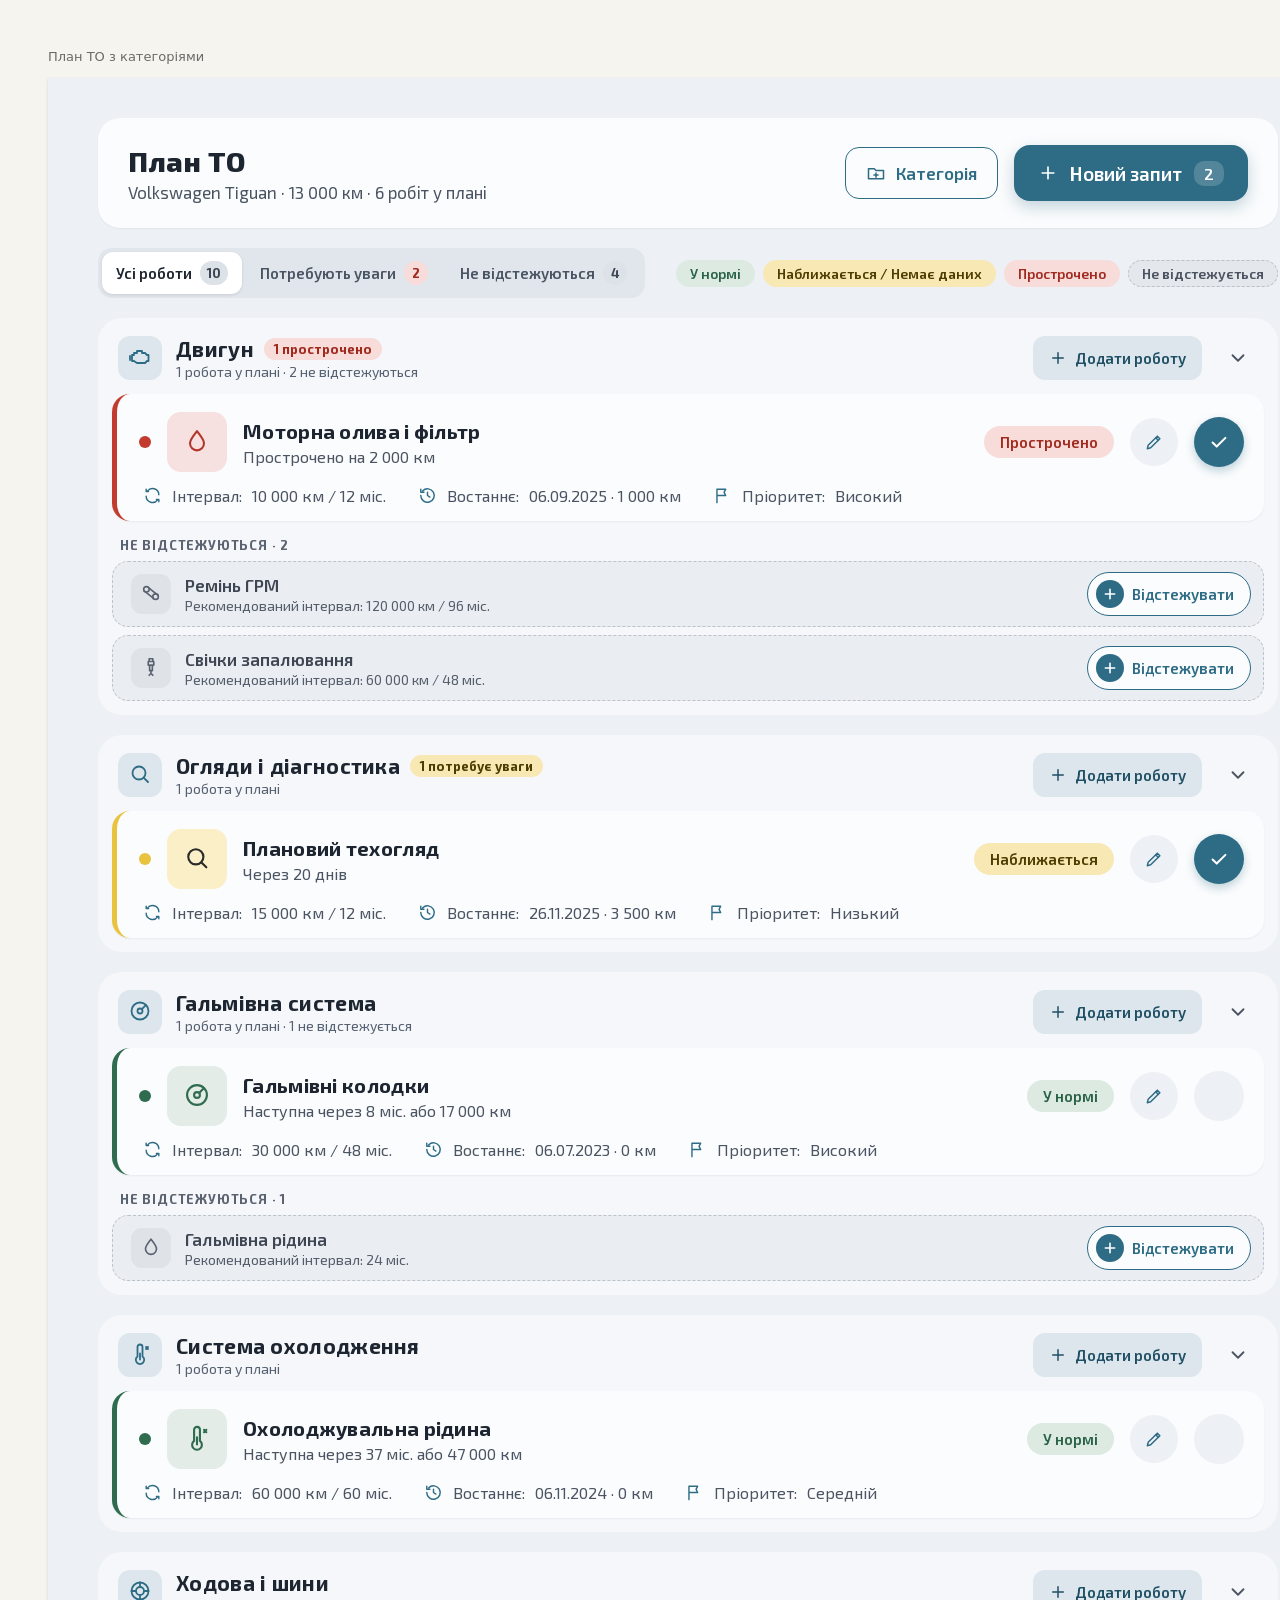
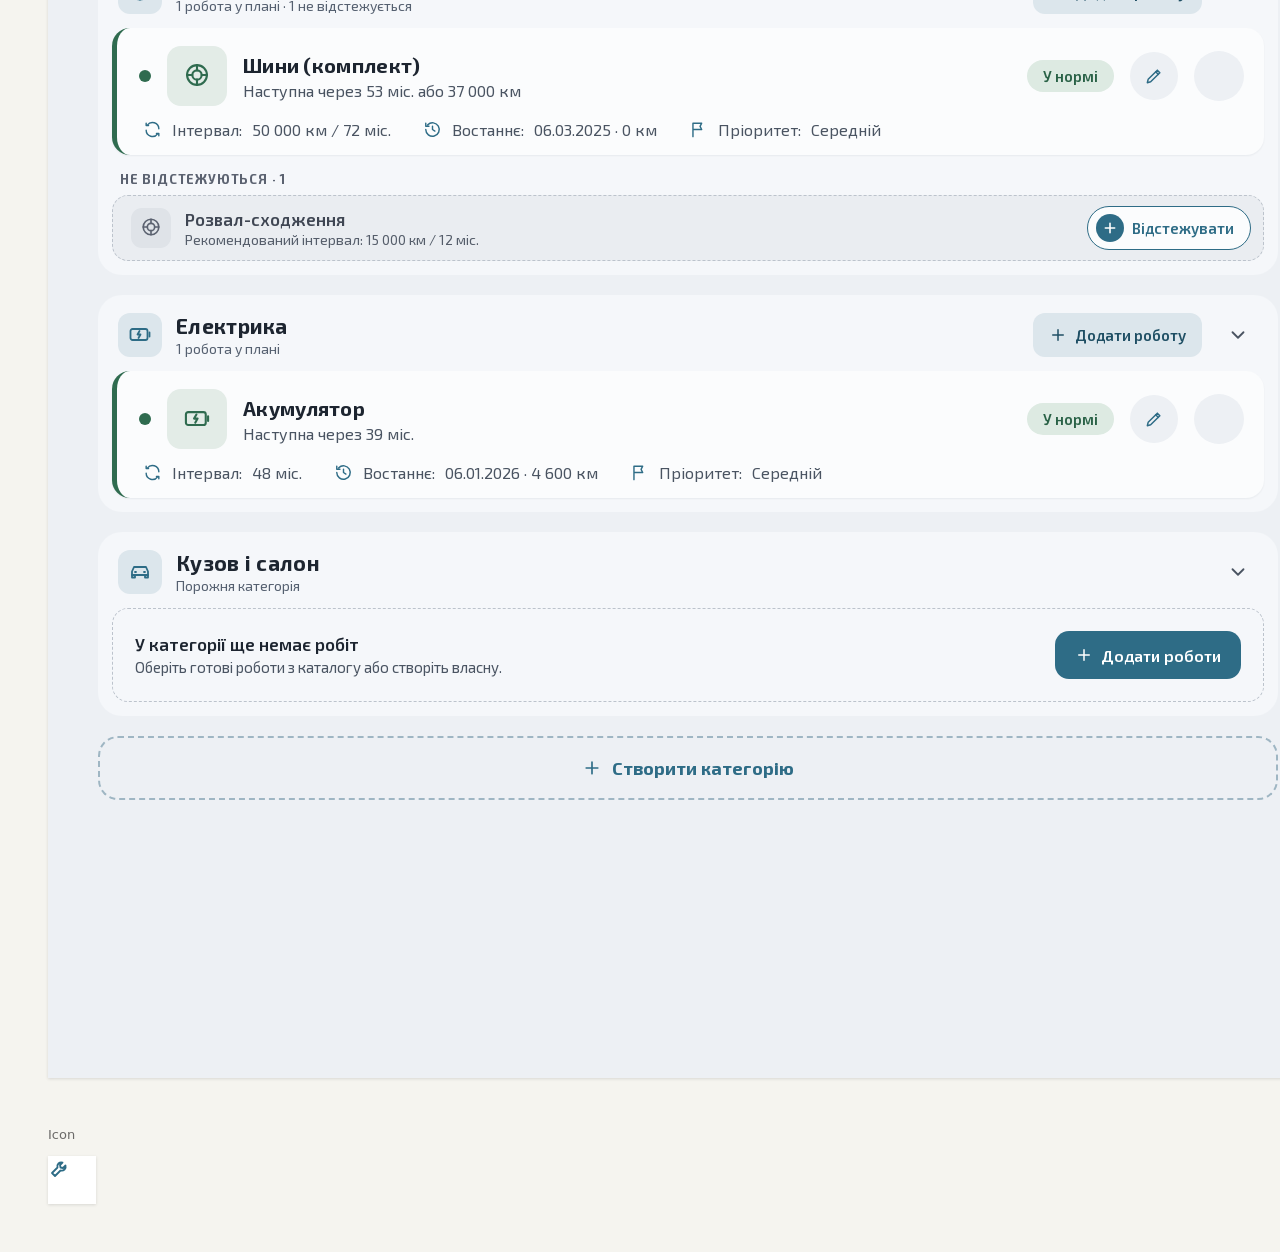
<file: План ТО — категорії.html>
<!DOCTYPE html>
<html>
<head>
  <meta charset="utf-8">
<!--
Some of the files packed into this page (the "__bundler/manifest" data in this file, unpacked by the page’s script when it opens) are font files downloaded unchanged from Google Fonts (fonts.gstatic.com) when the page was saved. Google Fonts serves each family in pieces, one file per range of characters, so these may not be complete families. Each family’s license follows and still applies to its files. If you pass this file on, keep this comment in it.

Exo 2

Copyright 2013 The Exo 2 Project Authors (https://github.com/googlefonts/Exo-2.0)

This Font Software is licensed under the SIL Open Font License, Version 1.1.
This license is copied below, and is also available with a FAQ at:
https://openfontlicense.org


-----------------------------------------------------------
SIL OPEN FONT LICENSE Version 1.1 - 26 February 2007
-----------------------------------------------------------

PREAMBLE
The goals of the Open Font License (OFL) are to stimulate worldwide
development of collaborative font projects, to support the font creation
efforts of academic and linguistic communities, and to provide a free and
open framework in which fonts may be shared and improved in partnership
with others.

The OFL allows the licensed fonts to be used, studied, modified and
redistributed freely as long as they are not sold by themselves. The
fonts, including any derivative works, can be bundled, embedded,
redistributed and/or sold with any software provided that any reserved
names are not used by derivative works. The fonts and derivatives,
however, cannot be released under any other type of license. The
requirement for fonts to remain under this license does not apply
to any document created using the fonts or their derivatives.

DEFINITIONS
"Font Software" refers to the set of files released by the Copyright
Holder(s) under this license and clearly marked as such. This may
include source files, build scripts and documentation.

"Reserved Font Name" refers to any names specified as such after the
copyright statement(s).

"Original Version" refers to the collection of Font Software components as
distributed by the Copyright Holder(s).

"Modified Version" refers to any derivative made by adding to, deleting,
or substituting -- in part or in whole -- any of the components of the
Original Version, by changing formats or by porting the Font Software to a
new environment.

"Author" refers to any designer, engineer, programmer, technical
writer or other person who contributed to the Font Software.

PERMISSION & CONDITIONS
Permission is hereby granted, free of charge, to any person obtaining
a copy of the Font Software, to use, study, copy, merge, embed, modify,
redistribute, and sell modified and unmodified copies of the Font
Software, subject to the following conditions:

1) Neither the Font Software nor any of its individual components,
in Original or Modified Versions, may be sold by itself.

2) Original or Modified Versions of the Font Software may be bundled,
redistributed and/or sold with any software, provided that each copy
contains the above copyright notice and this license. These can be
included either as stand-alone text files, human-readable headers or
in the appropriate machine-readable metadata fields within text or
binary files as long as those fields can be easily viewed by the user.

3) No Modified Version of the Font Software may use the Reserved Font
Name(s) unless explicit written permission is granted by the corresponding
Copyright Holder. This restriction only applies to the primary font name as
presented to the users.

4) The name(s) of the Copyright Holder(s) or the Author(s) of the Font
Software shall not be used to promote, endorse or advertise any
Modified Version, except to acknowledge the contribution(s) of the
Copyright Holder(s) and the Author(s) or with their explicit written
permission.

5) The Font Software, modified or unmodified, in part or in whole,
must be distributed entirely under this license, and must not be
distributed under any other license. The requirement for fonts to
remain under this license does not apply to any document created
using the Font Software.

TERMINATION
This license becomes null and void if any of the above conditions are
not met.

DISCLAIMER
THE FONT SOFTWARE IS PROVIDED "AS IS", WITHOUT WARRANTY OF ANY KIND,
EXPRESS OR IMPLIED, INCLUDING BUT NOT LIMITED TO ANY WARRANTIES OF
MERCHANTABILITY, FITNESS FOR A PARTICULAR PURPOSE AND NONINFRINGEMENT
OF COPYRIGHT, PATENT, TRADEMARK, OR OTHER RIGHT. IN NO EVENT SHALL THE
COPYRIGHT HOLDER BE LIABLE FOR ANY CLAIM, DAMAGES OR OTHER LIABILITY,
INCLUDING ANY GENERAL, SPECIAL, INDIRECT, INCIDENTAL, OR CONSEQUENTIAL
DAMAGES, WHETHER IN AN ACTION OF CONTRACT, TORT OR OTHERWISE, ARISING
FROM, OUT OF THE USE OR INABILITY TO USE THE FONT SOFTWARE OR FROM
OTHER DEALINGS IN THE FONT SOFTWARE.

-->
  <title>План ТО — категорії</title>
  <style>
    * { margin: 0; padding: 0; box-sizing: border-box; }
    body { background: #faf9f5; display: flex; align-items: center; justify-content: center; min-height: 100vh; font-family: -apple-system, BlinkMacSystemFont, sans-serif; }
    #__bundler_loading { position: fixed; bottom: 20px; right: 20px; font: 13px/1.4 -apple-system, BlinkMacSystemFont, sans-serif; color: #666; background: #fff; padding: 8px 14px; border-radius: 8px; box-shadow: 0 1px 4px rgba(0,0,0,0.12); z-index: 10000; }
    #__bundler_thumbnail { position: fixed; inset: 0; width: 100%; height: 100%; display: flex; align-items: center; justify-content: center; background: #faf9f5; z-index: 9999; }
    #__bundler_thumbnail svg { width: 100%; height: 100%; object-fit: contain; }
    #__bundler_placeholder { color: #999; font-size: 14px; }
  </style>
  <noscript>
    <style>#__bundler_loading { display: none; }</style>
    <div style="position:fixed;bottom:12px;left:12px;font:13px/1.4 -apple-system,BlinkMacSystemFont,sans-serif;color:#999;background:rgba(255,255,255,0.9);padding:6px 12px;border-radius:6px;box-shadow:0 1px 4px rgba(0,0,0,0.08);z-index:10000;">
      This page requires JavaScript to display.
    </div>
  </noscript>
</head>
<body>
  <div id="__bundler_placeholder">Loading План ТО — категорії...</div>
  <div id="__bundler_loading">Unpacking...</div>

  <script>
    
document.addEventListener('DOMContentLoaded', async function() {
  const loading = document.getElementById('__bundler_loading');
  function setStatus(msg) { if (loading) loading.textContent = msg; }

  const FONT_MIME = /^(font[/]|application[/](x-)?font-|application[/]vnd\.ms-fontobject)/i;
  const MIME_TOKEN = /^[\w.+-]+[/][\w.+-]+$/;
  function toBase64(bytes) {
    let bin = '';
    for (let i = 0; i < bytes.length; i += 0x8000) {
      bin += String.fromCharCode.apply(null, bytes.subarray(i, i + 0x8000));
    }
    return btoa(bin);
  }

  // Error sink persists across replaceWith since it's on window, not the DOM.
  window.addEventListener('error', function(e) {
    // Failed resource loads (CSP-blocked links, scripts, images) fire plain
    // events at the element — warn only; real JS errors carry message/error.
    if (!e.message && !e.error && e.target && e.target !== window) {
      console.warn('[bundle] resource failed to load:',
        e.target.tagName, String(e.target.src || e.target.href || ''));
      return;
    }
    var p = document.body || document.documentElement;
    var d = document.getElementById('__bundler_err') || p.appendChild(document.createElement('div'));
    d.id = '__bundler_err';
    d.style.cssText = 'position:fixed;bottom:12px;left:12px;right:12px;font:12px/1.4 ui-monospace,monospace;background:#2a1215;color:#ff8a80;padding:10px 14px;border-radius:8px;border:1px solid #5c2b2e;z-index:99999;white-space:pre-wrap;max-height:40vh;overflow:auto';
    d.textContent = (d.textContent ? d.textContent + String.fromCharCode(10) : '') +
      '[bundle] ' + (e.message || e.type) +
      (e.filename ? ' (' + e.filename.slice(0, 60) + ':' + e.lineno + ')' : '');
  }, true);

  try {
    const manifestEl = document.querySelector('script[type="__bundler/manifest"]');
    const templateEl = document.querySelector('script[type="__bundler/template"]');
    if (!manifestEl || !templateEl) {
      setStatus('Error: missing bundle data');
      console.error('[bundler] Missing script tags — manifestEl:', !!manifestEl, 'templateEl:', !!templateEl);
      return;
    }

    const manifest = JSON.parse(manifestEl.textContent);
    let template = JSON.parse(templateEl.textContent);

    // Nested page bundles (iframe targets). Each ships ONCE, in the ROOT
    // document's manifest; frame srcs carry an about:blank#<uuid> marker
    // instead of a substitutable uuid. Every document mints the blobs for
    // its OWN frames — from local text at the root, or text obtained from
    // its DIRECT parent over the relay protocol below — so each frame
    // navigation stays same-origin with its initiator and a deduped page
    // loads at any depth on any host, including a file:// download's
    // opaque origins (where a blob minted by one document cannot be
    // navigated to by another).
    const pageOrderEl = document.querySelector('script[type="__bundler/page_order"]');
    const pageOrder = pageOrderEl ? JSON.parse(pageOrderEl.textContent) : [];
    const pageSet = new Set(pageOrder);
    const pageTexts = {};

    // ── Nested-page text protocol (parent-chain relay) ──
    // Page bundles ship once, in the ROOT document's manifest. Every
    // document mints the blobs for its OWN frames, obtaining page text
    // through a strict parent-chain relay: a document only ever SENDS to
    // its direct parent (which, for every document the publisher's own
    // runtime minted, is another publisher document) and only ACCEPTS
    // text from that direct parent; requests from below are honored only
    // for the document's own child frames, and the ROOT never sends
    // upward at all. That last rule is load-bearing: the artifact host's
    // frame-ancestors allows claude.ai (and friends) to frame an
    // artifact, so window.top can be a FOREIGN document — a top-addressed
    // protocol would hand page uuids to that ancestor and accept forged
    // "page text" from it, minting attacker HTML as an artifact-origin
    // blob document. The chain never touches the ancestor: requests stop
    // at the root, replies are origin-addressed per hop (never '*' when
    // an origin exists), and both directions are origin-gated (on https
    // a foreign sender's origin can never equal this document's; in
    // opaque contexts — file:// — everything serializes as 'null', where
    // an embedded EXTERNAL frame still fails the gate by carrying its
    // own real origin, and a sandboxed child of such a frame is excluded
    // by the own-child-frames check plus uuid unguessability). Shape is
    // deny-by-default: one request form, one reply form, no error
    // replies.
    // window.origin is the SERIALIZED SECURITY origin ('null' in opaque
    // contexts such as a sandboxed preview iframe) — location.origin is
    // computed from the URL and stays 'https://…' even when the document
    // is sandboxed, which would misgate every opaque chain.
    const OWN_TARGET = /^https?:[/][/]/.test(window.origin || '')
      ? window.origin
      : '*';
    function trustedOrigin(e) {
      if (e.origin === window.origin) return true; // https chains; opaque==opaque
      // file:// trees: Chrome serializes the file document's origin as
      // 'file://' while the blob: documents it mints serialize as 'null',
      // so the two legitimate shapes can never string-match — accept the
      // pair in both directions. https origins never serialize as either,
      // and sender identity (own child frame / direct parent) is checked
      // separately.
      return (
        (e.origin === 'null' &&
          (window.origin === 'file://' ||
            window.location.protocol === 'file:')) ||
        (/^file:/.test(e.origin) && window.origin === 'null')
      );
    }
    // Non-empty only in the root document (nested bundles ship an empty
    // island), so it doubles as the root marker: the root answers from
    // local text and treats a miss as authoritative — never relaying to
    // its (possibly foreign) parent.
    const isPageRoot = pageOrder.length > 0;
    const blobUrls = {};
    const resourceBlobs = {};
    const UUID_SHAPE = /^[0-9a-f]{8}-[0-9a-f]{4}-[0-9a-f]{4}-[0-9a-f]{4}-[0-9a-f]{12}$/;
    const pendingFrames = {}; // uuid -> [{el, frag}] awaiting text for own frames
    const pendingRelays = {}; // uuid -> [childWindow] awaiting text to pass down
    function mountPage(el, frag, text) {
      const pageBlob = new Blob([text], { type: 'text/html' });
      const u = URL.createObjectURL(pageBlob);
      resourceBlobs[u] = pageBlob;
      el.src = u + frag;
    }
    function deliverPage(uuid, text) {
      const frames = pendingFrames[uuid];
      delete pendingFrames[uuid];
      if (frames) for (const f of frames) mountPage(f.el, f.frag, text);
      const relays = pendingRelays[uuid];
      delete pendingRelays[uuid];
      if (relays) {
        for (const cw of relays) {
          try { cw.postMessage({ __bundler_page: uuid, __bundler_text: text }, OWN_TARGET); } catch (err) { /* gone */ }
        }
      }
    }
    function ownFrameWindows() {
      const out = [];
      for (const f of Array.from(document.querySelectorAll('iframe'))) {
        try { if (f.contentWindow) out.push(f.contentWindow); } catch (err) { /* detached */ }
      }
      return out;
    }
    window.addEventListener('message', function (e) {
      const d = e.data;
      if (!d || typeof d !== 'object' || !e.source) return;
      // Origin gate first; the structural checks below (own-child-frames
      // for requests, direct-parent + solicited-uuid for replies, the
      // root's never-relay rule) are what hold in fully opaque chains
      // where origin strings can't discriminate — a sandboxed root's
      // FOREIGN wrapper still fails all three even though both serialize
      // as real-vs-'null' rather than matching.
      if (!trustedOrigin(e)) return;
      if (typeof d.__bundler_need === 'string' && UUID_SHAPE.test(d.__bundler_need)) {
        // Requests are honored only for this document's own child frames.
        if (ownFrameWindows().indexOf(e.source) < 0) return;
        const uuid = d.__bundler_need;
        const text = pageTexts[uuid];
        if (typeof text === 'string') {
          try { e.source.postMessage({ __bundler_page: uuid, __bundler_text: text }, OWN_TARGET); } catch (err) { /* gone */ }
          return;
        }
        if (isPageRoot || window.parent === window) return; // authoritative miss
        const waiting = pendingRelays[uuid];
        if (waiting) {
          if (waiting.indexOf(e.source) < 0) waiting.push(e.source);
          return;
        }
        // Never-answered uuids would otherwise accumulate forever under a
        // request spray; past the cap (far above any real page count) new
        // relays are dropped rather than remembered.
        if (Object.keys(pendingRelays).length >= 128) return;
        pendingRelays[uuid] = [e.source];
        window.parent.postMessage({ __bundler_need: uuid }, OWN_TARGET);
      } else if (
        typeof d.__bundler_page === 'string' &&
        UUID_SHAPE.test(d.__bundler_page) &&
        typeof d.__bundler_text === 'string'
      ) {
        // The shape test is load-bearing beyond tidiness: the solicited
        // check below uses the in operator, which matches prototype keys
        // ('__proto__', 'constructor') — an unshaped key would reach
        // deliverPage and throw, painting the error banner.
        // Text is accepted only from the direct parent — the document
        // that minted this one.
        if (e.source !== window.parent || window.parent === window) return;
        if (!(d.__bundler_page in pendingFrames) && !(d.__bundler_page in pendingRelays)) return;
        deliverPage(d.__bundler_page, d.__bundler_text);
      }
    });

    const uuids = Object.keys(manifest);
    setStatus('Unpacking ' + uuids.length + ' assets...');

    await Promise.all(uuids.map(async (uuid) => {
      const entry = manifest[uuid];
      try {
        const binaryStr = atob(entry.data);
        const bytes = new Uint8Array(binaryStr.length);
        for (let i = 0; i < binaryStr.length; i++) bytes[i] = binaryStr.charCodeAt(i);

        let finalBytes = bytes;
        if (entry.compressed) {
          if (typeof DecompressionStream !== 'undefined') {
            const ds = new DecompressionStream('gzip');
            const writer = ds.writable.getWriter();
            const reader = ds.readable.getReader();
            writer.write(bytes);
            writer.close();
            const chunks = [];
            let totalLen = 0;
            while (true) {
              const { done, value } = await reader.read();
              if (done) break;
              chunks.push(value);
              totalLen += value.length;
            }
            finalBytes = new Uint8Array(totalLen);
            let offset = 0;
            for (const chunk of chunks) { finalBytes.set(chunk, offset); offset += chunk.length; }
          } else {
            console.warn('DecompressionStream not available, asset ' + uuid + ' may not render');
          }
        }

        if (pageSet.has(uuid)) {
          pageTexts[uuid] = new TextDecoder().decode(finalBytes);
          return;
        }
        if (FONT_MIME.test(entry.mime) && MIME_TOKEN.test(entry.mime)) {
          // Strict artifact hosts allow font-src data: but not blob:.
          blobUrls[uuid] = 'data:' + entry.mime + ';base64,' +
            (entry.compressed ? toBase64(finalBytes) : entry.data);
        } else {
          const blob = new Blob([finalBytes], { type: entry.mime });
          blobUrls[uuid] = URL.createObjectURL(blob);
          resourceBlobs[blobUrls[uuid]] = blob;
        }
      } catch (err) {
        console.error('Failed to decode asset ' + uuid + ':', err);
        const blob = new Blob([], { type: entry.mime });
        blobUrls[uuid] = URL.createObjectURL(blob);
        resourceBlobs[blobUrls[uuid]] = blob;
      }
    }));

    const extResEl = document.querySelector('script[type="__bundler/ext_resources"]');
    const extResources = extResEl ? JSON.parse(extResEl.textContent) : [];
    const resourceMap = {};
    for (const entry of extResources) {
      if (blobUrls[entry.uuid]) resourceMap[entry.id] = blobUrls[entry.uuid];
    }

    // Artifact-host CSP (connect-src 'self') refuses fetch() of blob: URLs —
    // consumers read these Blobs directly. Survives the swap like the error sink.
    window.__resourceBlobs = resourceBlobs;

    setStatus('Rendering...');
    // Page uuids have no blob here — they ride inside about:blank#<uuid>
    // frame markers the pass below resolves after the swap.
    for (const uuid of uuids) {
      if (pageSet.has(uuid)) continue;
      template = template.split(uuid).join(blobUrls[uuid]);
    }

    // Strip integrity + crossorigin — blob URLs from a file:// document inherit
    // a null origin, so crossorigin forces a CORS fetch that SRI then rejects.
    // The manifest bytes are ours; SRI protects against CDN compromise, not this.
    // appifacts: only on tags now pointing at OUR blob: URLs. A reference the
    // bundler left live-fetched (an absolute x-import, a runtime dependency it
    // could not embed, an authored external script) keeps the pin it was
    // written with: that fetch is exactly what SRI protects. (A crossorigin
    // on a parent whose child carries the blob — <video crossorigin><source>
    // — is left alone too; the attribute is then the author's to drop.)
    template = template.replace(/<[a-z][^>]*>/gi, (tag) => /\s(?:src|href|srcset|poster|data|xlink:href)="blob:/i.test(tag) ? tag.replace(/\s+integrity="[^"]*"/gi, '').replace(/\s+crossorigin="[^"]*"/gi, '') : tag);

    const resourceScript = '<script>window.__resources = ' +
      JSON.stringify(resourceMap).replace(/<\//g, '<\\/') +
      ';</' + 'script>';
    // Inject after <head> so the DOCTYPE stays first; prepending the script
    // would push the parser into quirks mode. DOMParser always emits a <head>
    // (synthesizing one if the source HTML omitted it) but may carry
    // attributes through, so match the full opening tag. slice() rather than
    // replace() keeps us clear of $-pattern substitution in resourceScript.
    const headOpen = template.match(/<head[^>]*>/i);
    if (headOpen) {
      const i = headOpen.index + headOpen[0].length;
      template = template.slice(0, i) + resourceScript + template.slice(i);
    }

    // Parse the template and swap the root element. Scripts inserted via
    // DOMParser/replaceWith are inert per spec — re-create each with
    // createElement so they execute, awaiting onload for src scripts to
    // preserve ordering (React before ReactDOM before Babel before text/babel).
    const doc = new DOMParser().parseFromString(template, 'text/html');
    document.documentElement.replaceWith(doc.documentElement);

    // Resolve page-frame markers: mint this document's own blob for each
    // framed page — from local text when this is the root, otherwise by
    // asking the direct parent over the relay protocol above. An
    // unanswered request leaves the frame on about:blank, the same
    // degraded state as a refused embed.
    {
      const MARKER = /^about:blank#([0-9a-f]{8}-[0-9a-f]{4}-[0-9a-f]{4}-[0-9a-f]{4}-[0-9a-f]{12})(#.*)?$/;
      const needed = [];
      for (const el of Array.from(document.querySelectorAll('iframe'))) {
        const m = MARKER.exec(el.getAttribute('src') || '');
        if (!m) continue;
        const text = pageTexts[m[1]];
        if (typeof text === 'string') {
          mountPage(el, m[2] || '', text);
        } else if (window.parent !== window && !isPageRoot) {
          const had = pendingFrames[m[1]];
          (pendingFrames[m[1]] = had || []).push({ el: el, frag: m[2] || '' });
          if (!had) needed.push(m[1]);
        }
      }
      for (const uuid of needed) {
        window.parent.postMessage({ __bundler_need: uuid }, OWN_TARGET);
      }
    }

    const dead = Array.from(document.scripts);
    for (const old of dead) {
      const s = document.createElement('script');
      for (const a of old.attributes) s.setAttribute(a.name, a.value);
      s.textContent = old.textContent;
      // text/babel scripts with a src: read and inline. transformScriptTags
      // does XHR against the src, but blob:null/ from a file:// origin is
      // silently dropped. Inlining makes it a plain inline babel script,
      // which transformScriptTags handles unconditionally.
      if ((s.type === 'text/babel' || s.type === 'text/jsx') && s.src) {
        const pre = resourceBlobs[s.src.split('#')[0]];
        s.textContent = pre ? await pre.text() : await (await fetch(s.src)).text();
        s.removeAttribute('src');
      }
      const p = s.src ? new Promise(function(r) { s.onload = s.onerror = r; }) : null;
      old.replaceWith(s);
      if (p) await p;
    }
    // Babel standalone auto-transforms type=text/babel on DOMContentLoaded,
    // which fired before we swapped the document. Trigger manually if present.
    if (window.Babel && typeof window.Babel.transformScriptTags === 'function') {
      window.Babel.transformScriptTags();
    }
  } catch (err) {
    setStatus('Error unpacking: ' + err.message);
    console.error('Bundle unpack error:', err);
  }
});

  </script>

  <script type="__bundler/manifest">
{"1da12ed3-7bbd-45e3-a2d8-b9619b7da970":{"mime":"text/html","compressed":true,"data":"H4sIAAAAAAAAE7y8247jWJYo9t5fwc4+pyOiFRGkSJEiIyurQEnUhRJFiRRFSdU1BV42LxJv4lVkVQEDf8PAfrMBP/j5AIZfbNjfUPML8yXGJiWFFJndp2fGcBYKSZF7r7322uu+1s7v/jgQ+6vtgkOc1Pe+/8N3l7+AZn7/BwT5zgephhiOFicg/fIpS60X+lP9IXVTD3z/+//y+//1+3/7/f9Gfv9ff/+fkX/7539Bfv8/f/9v//o//P5//P6///7//Os//+v/+K//03doMxbOStKyeUKQvyC/IL4W227whmCfkUgzTTew62c9PL0kblX/1MPYBPGLHp4+I7/VE/XQLJFfEF0zDnYcZoH5hvzJ0izGIj8jpptEnla+IZYHTp8RzXPt4MVNgZ+8IQYIUhB/RvZZkrpW+WKEQQqC9P2D7wYvDnBtJ31D2hiWO58RKwzSF0vzXa98Q160KPLAS1ImKfCfkZ7nBgdBM+T69zAM0mck0YLkJQGxa12w/dPPP+tZYHog/tkLNbhF5BckChM3dcPgDbHcEzDhjtM09N8QHItOn5G4waH5AVF4Q9pEdELbr51/LxJG6IXxG/IniqI+fyCZZd1QnY5OSLsD1zsTPNZMN0vqD+cDcTQzLN4QDGlHJ6QTnZDY1rVH7Ln+77WNP31Gqhc3MMGpJh+GfYMEqZP5eqC53reI4AYJSGsGKFwzdWoo//UzcnMk//U/ecLf5Jkr0gzDMH8X5ySHh/d3kAv1PTDSF8uFa4ZBqrnBNwBGnmYAJ/RMECO/XE+oXrzmt8StwNv5NODk79Cr2HwXhIkRu1HayNBZnr7JY1dCBWEAPiO/3UBBkO9MN0fq318+Xc+hOYYzK7bx6PTZA1baPNVc+DeY8Bs8eMOCzf7q7d2Qv+YdnCSfL/9jr8zT5ws7UpAb4bL3zEjVb66s+Dc4EaOfPl/OtOHDT82mEWTluAkSaTZAYnDM3BgkCK/lmlyTFEnDC9FeGyKhppvXVEffyf4d2ujG76Aaqj9CUrrml0/fPOBP38/OJ/KPqMrX19f3Rb+Gez7cT98rQaQZBzew3yfU2vWGNf5ghkbmgyB91UyTy0GQztwkBQGIHx8GotBvRAMiB8yHZ0RLysBArCwwICs8PiG//AGBLJykyIWlviBXkDZIOQ/Ax145MR8fvkLx4enzH5ArOCQBqZxqaZY8+on9hPyCuBbyeB76dFngNQWn9IwX8gXxExuy/xWNoThf/SxMBA75gqD/9AgZ8kf0p18hJ7qGBpf5Ef3p8fTy9EMtRB8+5IH511c/eYHfGil9Qt3PV+AQ7s8rccrNa+g//rV4bb381PoR/eny+F/Qux2lYU9LANV51MsUJA25EMQDKaK7AfIFeXj4XL+xwhh5hK9d5AvUbC7yHVJPefVAYKcOfNP6gmAnGsOwCxikBtL6gshpDAljxaHfd7S4H5rgFe6rfAwyz3s+Q0oyXYtjrXx0nyG0C7CnBoNG/cQgzeIA0dNQe9TdoP5WExdFES6OwxhJ3OCARCBO3CRNEM2IwyRBYlDzsuqmDhxgAMRNHxIkDJDCDcyweEaCMEVSByADUYBS07z+Bs8BuMjD8zuLgctuURQZaq4HTCQGSZjFBqg5IkEe+/LiRfdC4wBMBOqY5BlpWDx5RlxfsyHhLTcGSORpbnABBuDCCaI1eIGGT2uBK7Q4QMLAKz8jMdA8hJeRGq0EMbQ4LhEfJIlmA7R+2egAyKh/BK/nL8if/4z8EbzW3+EzeE212Abp3fMfv3w5k+H9PCGXhR54hRg8PvzYSMtP7xu2GgKkYb31t4fn8zzkCvY11ey55oPnM1M8Xj8ksYH8+uv7QCcGFnzx8HBhgcvx3zJErsVIdCvTtVv166/vLy4PZ0n/fJ1m/mOqAMTxwxOEGEGeBYHZd1zPfLzONGKgpeA8+fHBdPMrwuarCxf5AOzyrbZbr0aSrMAJaoqHf8iCNU7VjTHDz8Ysc1/8MAiTSDPA8/Xp1lj9CdfaeJu8mDLLojUauxqrNnbxne6tFX198wbtVBJ6ron8iTRwHQdXA8XUTkfhuCl4qdd9i2LwUsRa9NnXThd3tAOd0TAHseWFxZuWpeGVGPdK8/H+xQ8fBrS+pVEe29gT8gbZBWmd2eWdQx+QFvL4zv8Nn5UReB/7CF4t1wOB5gPkB+QBeYRT3t+9Jp5rgEfsGaGwJ6SFPLw13z03AEEIXzw9NKvXKukZSeMMPH2GqimNy7MANUra1wLXAknKebcMeMxAXMrAA0Yaxo8PjYL4EeJ4YzrRy9xPPz2ceayBmQI/8mo2/PfDvMx9h1lrixs0f/0V+eP7Cu/q4N0ePtTK9w3x3SSBRraBjZhaqj1cpfeiPWq9c1Uf8U+IcJ6VnB0YzU5qRfeOwtvDM/LHG5SekYd3hJqPNwh+W1184wiQLwgvi/PXCAaGj+/gb7ntDA0av8sS99PeF/4w7aLJ5yBJgdk4bM2eE+TRtWLIao2yS55eEU4zHCRx3ChBxHmfe0bcoNb8kiiuLpAuJ/uQXLfwGWkAJbFx0f9agGh6mKVvuqcFhz99l2Wu+T0MUg8gvkBygyQFmomEFqIhSaYnqZtmqaZ7AIHDXxEuB3F5XRAGlWlS46N7oZ5Ah+AKKk0QUZ03eDQHB+US8UJD8xBIkosRi8MwfUbCuHkZ6jCwAGY9+hbYYCJx/RUSaTFcGeqLZjbwtBKJ4jANjdBDdOCFRb1aEiIAEq9G4AIo0HLX1hq3LdXKBEk0H7yEsWu70OqnTr2UG7ipq6VhjGiBiWiICcwsOp/VBVJjxbUU0YISMUGUOtBxgD+cMEnhORleVruWGgLVxVt9UEUA5z0kFyhhpB0zgDQIJMhj4YAYIFpNzpq6wET0EgkD8E50QwugX6J/3FRjYnV40mHqgPjp9Ya3IeoiVNf/EV0AJ/9cK/uPGuYKFvlyt8QPt6Jw8+FOFpA35MefPkKTAZS/ABSIDNL3qV+tCs1jgnxBfvntXaT+7V/++d/+5Z/PkvVSS1bNU1fueGy458VwNDdoWOfpPOsCY3Erj1DwkDAwwJ3cfUvgzqLxUSS/JSEfROP5zPKQVa4oX+CkThxmtgOlMY1dI0W+3sAbZNDLctD/gz5ijMjcfCAjaXgrQqYbgysMyGyu4TzXKIF7uYb4RpnuuYkDYugSF1cHNM6C1PXBmTmfETe58Nv7jCugp1qAaqTYfp9brOTrxuC51AohdbT0HrPPdQALoKdej2hkWosB4oRBGIMG4gUSRB/ie3MoYREgBvTHriSGaFyPL6gJlIDAvMphFhVabNbi7HmvyAri5GlJisSZB+Aeodi+6ECL64QSBKXFqWtpRlrL+7tE1yu+aIEBkhQ635rnhUWCGJ6WwfjGRR4hLlbswuWfoMQ2mlq7UvgC+BmqsHPIkYYRlHtEh8phKErcZDR/Py6o7jQkDaMXzTRjkCTAvAC7sn4RZp6JOHDxmsugPk/g8jX9L/[base64]/MFfzzrEwPfjBJNTpPajiast5NiDwuRbV1Kk9IxC7mudWcN8J8gDD5odnpLYhN3sDvg5ME5gIt1lx0pydXXyD1PW8OjhryA03Bc1H7S5A8G76bqeKoIkqm/08nw1jogWmHp6AeRa30EKSzIDqqlnCTRBwgnbwnY/0sl4sLIKXes7L2UEwHGAckMjLkpo1kSywM+iX667npuXTKyI7WgQhXlUsCMoXvXwxgaVlXvpWG8kzo8Bz8J/PbyKvPP8OwiYkvuqyhmleL7/PwnY+M7chi8xJE3Y22XEDROb6ijRZbS+n+tiQHNqG5tQugK6H11AjuSNVFIPcBQXS+HpP9aFCrwhy2fva76D8KEvP/lCNkCLNavI3DsxDzYFvKPpv//y/PdTpgZq371Ti1QYk72hAPnEN56wXfDepj7+xAxcWhHJ560SI6vznFSuNuFWdSKpX/uEN5pHQn9DXFCTp4z0Jm0D97Hf/cE/f89s3KI7ndNI1/xRn0IKL9bj3XEoTgoAL8C/XVMT5zdMlEQSjrM9wwzWGzT6Sz+dtfflyc1aNyj5LVxoDkLwhfScOoXi8CxekJRx0Z2MaJLTkHc7DGRDULnD0xeq/XecliHtxCa7gb0T3HVQS1rPTIkQ8YLup68PTSaAIJDfKJKkD3hdfSw2nsQKN6k6dm+1FmhtDFv2gz17P1Ln4nhereIMWcKFdv0GrZrtatSGuCYLUTUvk8YO1RdB7a/4E2a6W7rMSaDYIIi3WUuCd09HXJN7jNTl0f9JnUfvzn6/fEeQDt9XDrmfw6683I6+5u6ugXQ3j+6yHp6fbWY/oPzXAGs4GVy7785+Rbyxc43fh9bv0JAz2wuAF+FFaNs7Q2ZmEpuvdij8GTUR453zW+jtKy3cR9rTAfKp9AxdOznSvUf9XgE1I9/b+QguSAsTJXUR1G4ZB3wimq6CagqF6rbCy1AljN9VSNwc1azX8Ubuc0Djce5aPUZgkrt5oWmgBn86nf6s+3AQ61xJE6SZaOOeKke8R7NbHh4KjxN7FxX//cEkr9mp/+uNXRZkMfpbH7KLJpP+IvTDai/XTL/RvL9fnzj/w3MZ/a5Li15gDBDCaGzbWql62dhyhrXr5HvnxF+A9QwGwf/sJ0QrNrf2ixssN49p+Nobua5ASJOm3QNZCpdac9hFmGiKRliR1RHmvO/0wC1JI58cLQs/1lPt0bRNDQRKegy34+PgjHPjTM/ILAiPAN5hNOaUorJo/IL/dJWxSJEO+QEt0TnSKddVBkWaPF7g36Zab8/ox++l89vDnZQjw6jzvFyRDWjXKt9Jz3ZkJPDcHcb03SKNv78u6HNDdgf0IJ/x0Wc8EHkjB3xsBDU0D6ampcpyBQw/n8v6d0tZrTevXG2rfEyu+HPHdkf89pL41AiLVQHrfNHKLnlFA/L4ecs42IkbxGoVJKjT5zsdfkJuqnmaDN6Qh6011GJzSt4bjfnu+Mf9Pn5HfEKO2Oo8gjmHRC/0LYkN/6y/o+dzeT/Dy94fzDIugJn3D4cnjx5MMM6gnfrxu/+M5sLAsVCd7H7+dz2A97/Gh8bIenp5uCdKQoz7k13MdXT0XNcIsfY2yxPnqyze3bIJUMxxg3m77tyvj1wYtzNJbdv6bNaRzFvqmioTcuj7NxmHhALzCBOotU/zRhJ4WlNnQQsy6RvPQ1AEf6iwteG1E8Oku91kr78bHanx/y41h5hDajSSNMyPNYs1rTHdyDsIfP/rtN15UGF/jtOezC/ByTjW06gKB4cK0TK3emsG19/18761Ai/Vw9kZemuQejMGf6vCrgLEqrD1DC2plnnfvq95g0yTSzva5cZNqx+kB5hpgmst3A7jnJnR+d86b5d/hXGJtWLSIao/rPWjSPBjIxQA0bnfq1Kma2s26ulE3vlNSR1AvefJy9mVirU6bpI4WILULB4sXt8f60Q/+eH5w0OXUX9+lNgDAbHySZuPQa7oxjI0783HCnXygKCJdQu6PeZdzwuUufv0q4/J6BQVx/ErSX+v6kGg9vnPmdwj2cXtXU5PVBbOPGH8cljYFs2ty8F553lGrGXpDoW9pywtu/z/rTOQrKvx2t4UbL+rXXy/q5CxnX26qs2coNevdOXPQxftAuotv8XcNVLP8eeg9wW4+/K2jvXyudev12+d/aNt1tQTqg8aTBeY5e9XErnXysXATAKOfzM/qWgx0Q6G/mtXBinYL6pIjSKJYK2GXWNIkkgwtQh4tLYZlkhzUqfw65VEnvgxo7J+gq3QPqrbrUETMOIxgjeBWqGPgw+RLDMx7eWi8pdcDKJPHO4I/XZ3hL0gbp78WiG8cD7SRF3renNUdY/xNFoZy1LDwR2a9GDMEeAmosX63nl+rnJpGH1TOdfzfUz1w4tPt4G8A/0paL0HWvcaCqcQ6QkbgKh+TtogOyhBGOq7pBiBJmvjoapZuATWpqMbgZck5/q9zPCCGVaFL6qTW2SBpcqwQbwSe6C0k2DFQf/3554dn5KEWNmhYQ9g8UJueAMmCGmkTTj5zdAwLV7dwblzfcyo7hu0pkXbOv9a9IHXfhq4FAYhf7+gCyQfT9HVu4KrFL+mk+6IAROqr1BFyKUZo6aUoVRuAMAD3jH3hw5s2kYtq+kd01R2sP37FJ/AM7nz2OhT/u+POYvX1CrfBxMf5z19x37s4NJ7cpYz7bp+gc38r1pe60HnmTU382t5Wtx/Ucy9S30IeEC1JQJq8vr4+XBapIz9kEYe+m4BXzfMem0m+Fj02nW31iyfky/cfvEUQQEv25Vqkutfn7x0I7zN0N9DiUk5hPU9LQ/2xBlE7nE8f7W3dn3UOHxU3SOnaIX+8gjjv6mbeN/vFPgz/jLit1lMD/EcXarf3Eca5qYNNH90LdZBzFd5yA83rnVGqZ9+zU7MRmE1tigJfG7Cz5hmAyyA3DGSYGPEbjxqaEguWpj94C1ff/EKMb0B4fLArN3q4s3dX4xu7aV1ANZNX+AzL7bDzSK3fP35zTgw08zIHPl/mSPX7j3OaFWrg4NzT980Bhhcm4NsLGk4WHJK7eOyd9mmYat4MBPWp3gOuE6GPddvLB6JdIP+CmGEAnpFc8zKA/AYZr2b4Zov17j6i1JwXnPaE6DHQDh8/N9g2vkYN9ysAV5RbX5qVL+x3N+63u193LPaB6y/wnr6mTmhZSV3U/kCb28Ad4gtj2gZx6Bu+L/aagPSx/vB8hvX0+QK09aWZchWeW4zPtvtrXn1v1vsWs8PmAi3XXA8y1XOjkK66qtZRvlbWo+KmynW359vg/04Az8X9V0dLGn11zxAf3PYzheEbiGPN1K9m/fT4Tpp/0H+Ey187bM/Z3Fod+K5fex83LbJffb5HE0XrLjMjva//nuu85xb32Kh7nN4QPUtrQtVVgNcbMJfs5nWzD/WEunvsujSk9We97sR9fri2pDV/vtJnyA/vbbs3BELekG+q8G/wxnve9S4n+A7sJjN4g+Rvd4fw1ca+lSPUb/ODyFc5wnsYtQm4SRbeZJXuw6k783TTUTa8tp82/PMNjoa9YhDIVybuIzH++yT4jxDg37P9iwdy74KAUyqB5D/S2wNO6c+X9ZOP7T0N2OYbzDxdVrlr77m8/fu9PZc1BC26Sdrf6MDGWQmtu0XvS39XyjS0r+nzdAv5/KEh/LdG33X9oSjCXpoUoBAjfXlRYxPA1BWU4ocEeNYDXMKqAwELpIbz+ASxbAp7ijSrK/QXeHArmQ+LLdBuQU86AUhTqWj8bK98ReQszt38HFckhRYhnnsAN0487FZ/vc0W/vzzx6rH3e8zK9w4mVKtmZs7FJcjvTQ3Ne6qo+UAFsRrFq+TZWfXv0Ri14Q+dAL/+rpl8AKrKfY1xaZmK3VFogmbIHoe3KJmpedGPbjR14+HXgtgaDU43R/2N+wFTMi6QQauHux75+Xl8TWJPDdtJrzuQzd4vBenp48cALV5hMCgxo5hObOF1JcDzplDSJOaQvVB1zHTbTvfuXLnBg6I3WuZXUNgfu/aKpGEdyCtsJYmDemLktxwVBNZydIEEgqmDaCeeG9LgIHttTe18brrXpQsTj7Xs2CICWcgmg2zoCnSH8zrxoEmZrjcY3DfQWpRVPN98tZEg7DoDvtrg7BAovDa1YOIinTD6a8IC0UBxABelrikbWFTR6NMENiQjsDA6qXeF+yRqdtOk9DLUoCcXlw/CuP0GdGufWQmgKEaCIwSeaegUYfBEOu6eeW57ieqk1jAhPoBxIHmnRuDn5ADANGZA2HrBExnXdsnoGebgqa3862hc0PyujVFgwLZZJVv6fiKPLK3Z3YBBhs8L4Fy4YQJOOc8YceMC97b/Gq2+S53TXB39N9/18jsVYTgMJimgFTTPJgJTMOwScBraRq7OiRa04bSFIwbGjzUfVsw4fTa1Ju/JQfnyy2P6Hc/ai/VTz/+0/c//eV71HafkcdUs+tgEf1r8vjDWxIbv8JbFb/CXmGQ/gpTRSD+FfoLv57gxZQ3+PXpy6eaD1C3cZBqGD9Apnlf6a9J6ypHXz79+E+ffvrLp3rFh4enu1E3NPk4DnmDMO+N20XXnW+yfUEeLpfBvlKPUDW+u0q1kWpyRq5VPt4Yiht8vvsritrPyMN3f/[base64]/5SXSUijO793msPBV97beHvptGwHcsBjV0eaV22vUHtGaGGdWd2+uLVymfCynwTzE5VuTuEZa1xc/Yj99CAq/aW8uN0BceAHkA6u2Po5zv7I/9ak2zT4X6HWXDXQLrh0c53ter0gDN6lvE8fwDHNXu0C6sgh6e7ENWgo3AHFad0EmETBqtRODl8YpbZrkoXq8Kt/bq0tnzi4RcAJGlsJ48FIsCOte9tqaQ1/pfHntpjEERiYgzmEZrnFGkEcJwIhJBzA9j9Q/BqJw+d3TdOBdftStBzp8c9fHbobGJcty2e7jU+OIDuPQP18fu5Dy+baF4XL96m9cAXu9oRosKH/8fnN1Q2q8mzpmfbnzg97q/Og3y2O1Yah7rS/J3YsTde7I/dYViXMrn5tcuhHPlyWuJQ/9XWiTw0XF3Kd0/9ZVibrM8YqwV0HNgmt95VIj8YB2cVSbfYZ3t0ieG91yc8HCBHYMb91CFZiCpvWx8Z7NxpY3h3kvhgIrTTmpbti59Tcf/zPdO0+Pf3r9y9MPlyaey1Kw4AGro9/uKwDef7Kx4HyRCPly3tMrFJtH4MHcHHvRqo8PSWw0twcfbpMnzQWrr93cv1ng9H9s//QfKnDeNwn5P+I/Nch8aF65K//cZ+/fE/x1Dv69KPn0jZyCo5lfNeR8wB1BHr/xHapnrW5u+PGnpyad9wsCvDfk0tv0doP8h0xETU1HM5/OZ95Mh2CfvpFK+JoXLqFJM/t2W/9fldZuLcFZu4GaUt9iwLN6ffoqbg6bvms49aN5S27TAR9upDbw3tnvBqIG4YWe+fruBzwhdRrynYW116C+r6u93udXkw93NiGYmzc3nSfvCv5qOuoLWBq0Jm9N/AwtoRvA25SvSBprQQL7uBsbuNLsmzYNMwQJshlL1wio1kux8Vw7OLXnCmMy9GMId99u3XSmwrudMCw4V3RfkQnEAOpWXzuAuoVXay5ln3FDbndx0y3bVAm/gXd9DQO2bWaBEQZmfb1X895bYSHrPib1VdRGiN9pVTf0fPVpn5we6jxmAhvpvlZIUQw+5gx+rIeew+WHPz08/YjdyuPHc4QQfjhn5qMY1F8fobfevHps/mryIw0ST+cxtzBj4Ic5+KgIP38QwjPOyJdmO8gPtb0/F8Aer3fs6xaK5PXshnypH5v8yRck/oz8BrGDh34BD1nx1sa/Z4/rdMPTZXcfWncbryRJtcBsYjR4Q/nleqpJnQ78csPNYYB8/Dconq/ufs0S8Fq/eXF0iiY1EgHzrvD6iqxi17ZBDEP/DHIHRLN2qS5dtTdauUHyz3++lM9vX79+iwObruczKW+sw39v4uPTO3m+lX/9ePkXyS7lzrc64wri+HLf+ibTeJOt7TV3hJtpTT7sNjv72x/Oxdfv0Ms/CPL+j4Mgf/Ni9Pd/+OWTxmjtDkZ3X0yAay8d2qReaIMkXgDdMQDAACAs69PbL59gSvfT26dGsLRca2B/ev70nmz/9AYrWs+fYJD86e3TuJNM2PMfjlozGmHp83RWMC1zo8zLZOnZy9nK36SR5OjZsaObYUcG4sEj12unnDjuajg82suDSm46BENXWW+kkMMuvljhc2nJcrYxtIWxYYyr3NrEJQkWqFvQ69muPVGNEvBZSynJlm+MY6Fc7LuluBGplTfpAIMz/[base64]/mnOHeW9sA27ok9w6uCQ856/yuhjjE7G6P5QdsEGReV4xjAAzdTxVvYAJ6CVtaP3Rq5rS4I0sHC/[base64]/ZnpyPT92W3DmOZIwh+6h9qkxP0FF3t4sWiy1p+gv9tBfoaogSK0+x53qf3/YtDY25ZY8eWek8SFg03xJa7qAD0N/gU5rypoQzam2HYGqPRmAtLrKBByJx1aVQkEdcQQ/cYyfcjxO6beXDFs+YaTazomV/MPP02MjLPa+1ysPK6mIGCtZbRoiDrD9QLGp5xHFiDdZtrhpa/cwb4CrPz+c7W4lko7vFOidDWjn5dB2T3ojDZyyhOWN3Ecx0XaONxBk5y2pbJrw1SBg6OhhTLRkVYtbt2eiha+csG3BydrD5eJlx+/CEgrwKczJM3J6ULbWM39ARb3V1fuQRY3GxAcvcDdVx6uWEtR4WQ/TgbVRJWs2IvVa1+JhosyfF1FsrkzYnJ7PdXa5P4sHjSbRVEZxxws3TuluQ0+6U86L0NJwzYolPdzw2NHbcZhdoFrGJwm7Ml6KhF4lMxpVBOUWeFwTpq0qCKdxOte0sEA1jzfkpW1EukY2Ha18Tx6hU6QsQoJvVTBMOG31m78YcOupZxGantw5AXy2HquiiaS/RZh7fzzPb8zV+IOcnMUczbRPLUjCfbuZbYqRW8ynQibiVlhtl01NSZ7nlWzFq5iNuOVwUFK4s1HJXsGHBnnDBZaI5h1aU3FnSuxaxGs/FstjQ/hEIkeVh24pcY27lUttQmyyqtL3Z41GbVWaFqdpdGvVldothnoQFNDW1MICNgS0l4/[base64]/[base64]/Kg68oLRIpP1EEXVLbvMN2NfWXlzmh5ELQN1W0Y/Ws/Upe56uDNcxXrvxPeZqREtD/[base64]/rAa0uRu0adkRtmtwH5PD9d6exoKWisBu5OddS2wUZd5Jw43fYkY0F6mtyatfrkgPXnCyqyjGqduS7Q7zMrziEU2sCu5v+RKe+msmNaCap/Q9unE9Qx8RHnzaZ/SDqEwGbWXazaxrGLvsEQkM0tw2Du4VGUjlV7w0mrCHiS94GZbTSVkj+wz06nPTpjpaIoyDpuVcp6RKzvextxEEwYMWK+AdZiTi6nIr8uZYClbsuw7ebj31731UJ7N7GXeE/PeyDM0lc/0rDdhY2yL450Am6iBiO4CfofZAc2E3RRfJqcMzdh27gyrJDR6beoUtluuSvZXAaFH7BK39Rk2N11Tz+coUFx3tWf2CV3FtDRTOsqRZJNCNte6Y0rKyDgsKJws5Hxijnd9PepnUYTtmXl/lC1dYSOUxBzdVaW/M1xiOm0dXKVdjlAc4HM6WHObgUom4+WArMbjrMJdpTUfuktrcdiM+4M55cqoInN2N3bIlc8CbNrZMHxUBi7peNM8HUiKb2r2wBrP3d6qdUi5GB+vwaAgOIxeH5a+kHVkrrsqbJoYOytjr6fMpE3p4rQid3tS2fGdvjF1czmaatyWZCReWW/sDrbvmeWRMbEgkLozzCkOqNPng87SLdFoUGn6HqydVDPUnuosyFJcpv2FlGTCoLVNl+HAF7ttHMeyEXYa7SbdNnOww0W8AnNabNF0f0rTmzbqbgjLKwkQ+84usgO7Q2nH+fi0Z4/RGF0fk7Z9KhazpZX3lofWoHQiy+qXJ3a6zRMpKtzN0i+DoFeh86CSUBVVULDwMWXPUIGKZsEBE/fxiMD49rx7EsWUaltkG1MW+zAbdnsmOaOoAR57Q4OkA39XxYTPOBstwYe5xDqnhW6Z0UE8er3czF2H0+Oc2Ws9wU+lzngoejLI97pDOwmaoU6gL7fUCN040y5Y0ht5j43xvdaVojXRj5ntUaT381GPmIKCnnKyLo5miiNxQ81lvcl2OZfG49nMp3Ydf7efe/1wO4PnJnqs2SvbsqTvlYMb4nMM6P4h8saLIddy9/[base64]/Qhr72FSOcDHvGDON3m2EUK9jiuJtXZtVN0KGmrMhq3xlNehrnoJ3lMGhxcofjRlGHJQ9D0s/[base64]/[base64]/[base64]/NhCwwZbTwrcnKz5gbugV+x5Wm/[base64]/g+DjaxvJ7RaztX1HngKZi/[base64]/Rgx7UhXmPcmi0Dajj5LM34133Vk7UQ9Z66TZx7YyL07VSgFYvl1w+1KkSFeNx5PNpAsMc30s8Fm81neWKREiKi/bDD+2BQGsJq2ukRISvZbYnjGU6Wy23/[base64]/s6ZFj4fKhT8zwyk1Z2TFmPtid0kMR0kw1j6LOCXA8L/aq3GrxHfdYiUdR1tvbXc5gizBXJIeaRT3XqhbSLurGxyzoySHRLw9kqg/lDmvSebvsp878sHUdzWOVvOih48E6ZzoLm5gVJbVRNuRymK/HGxXncuNQgaO4T9m93eHltrLhaRXtM3TQMQKZ8WfD9DT2+SzqWkt9V04pY04ftDlJOsAnepXf2vHsmF2vvGFvsS92a3Pq9WfkRukL7QG/WXhhtlYctavuYitLXVM5USTObsysk5trtpqdtG5Lbpl7P3a24NR21m17KzgWXVArgAtqNuRbnLkcUZwzVacdxjyONKVNo9Uyotp6LG13U76/PMzois2Z3MrJwmnvsjSW1eNcXVrt3WlQtpITSFFVJRgvHuctPFnNMKgfVvvekjz0RqfOsRQO5UylSrQXOV13NuKFBSXzLXUz9SbGBAjhdLperglm2ka9QHbVg9DPSpnMQ5KVfW/GbxO1WkwdRXRZkcjU2QYN9ITot4erqtc6yhKVTA3OZKbj6cjPiREjaawrSwtdlQatYpOI8kkNkuUkwQYai7GJydN939mRc5FLUtucSAXBzVyB3VlTdTqbhn6/fzxJA65wk8o4zPNJELJl5G74nhLuxkq3t0pNN1d5K54kY8nouxubonqFt1jusjbv7lqyMDX5SO7p8bi/WK5CLXMLnl/i/[base64]/RTDV2n1ImR8SM5taNsOfZy18ZEXxxr/cQehKNQYy16OXfXXn/VF8IRqfWHa2+q9nR8T/mmYNitpbntr/CpI4OkNbNkLYkUf1odzexgMeJph1IrE03EhXA6rsfJjNK32wJrmfg0KNKthLYmO70SvFgB5Ww9Hsoxpe2n2HbIk/6yg/vzBTnPFTBDZafbtiiNagFBHLBHlJXIRGyL6bBfFJMt6xUpk6kpG3SmVjoCfJvsmVHGKNP1abYUmNNRnc4HczVfU/YhIhJ1WdmzIwjy3bHatFVvXlV8jxEts5NafSqN9ht5NdaIdswG3mJFTjWuNSdX/Q2zydr0Qov7fT2IRq7uxZ1p57Ar3bCY9rGqJ+6jEiNRcjFfHWxmiYPDViwLy3NFg/MO+V47sWtvbxp4OOIkLu9is7mgL+W8WqqVFozR3lpEpTUoOLSgDUEqoiHn8+5qtQvHSxSN+qDrLDJqIfRt3En5OYWlnVUuEkqf14+DWchLe4qnWwVBW0VUof2ZI+EYc0qZ/[base64]/HOQ9AXgEz2ACQbJr0RJparRfy+ZYOiaLJbYM8506pFMxOigDt1cclspi7/cj1xwn8Xi7H87lkbMw3Xw5OjJC3qNybb43/DnTUUwlYTF/w+2IDrZLO9vA2kVM9zAq06lOJSrFLw80Pmnna3UeJbyHl9a+k4bTvFIOi81pGHEhL23Gm2DH9Epb7K8iXOnwzMJ2D9XJG++rylGoheNtxyepO7eFOFuaPn2cx5vTflZ0WDEj29KUq3zlSJR6OZKisc3vLdQbbHIzpmbZbiaRik/[base64]/2J6QT0slr7J01SkhwQ/Tm93Dldm9H3Zu77xJZQtxzHZ+kk67GKHOECmbPLgbCYuHy7RXsnlyLX/Ir1WxNy4purY68SJcwtlfXCzXxdrzgvFwboOl9WPhZ1Wt3dwDMG3T7NzDu7qrfhJ9p0qPu9Bb5wqPmou4qkxAxVHMd1vm/j/ng1EdkduSnk49YQ6KSM1ruDpCROZ8yk88jsbcVDTqVsTmNZ2/PGiy4IfWHSTbTRMBTHp7AiGTfsOgF6NEfmhhnF4TwHrIxmGlv05uUu2JQlnxhBdeo6Ydcek/[base64]/YnIbjkbWn9kqPnR+Y0JjPsxmTpjHqgXLqEZN2mSrCQFgxUhaR/N6zQrO17Sq0YPuAC0l8aAHg+MfDwOG2+4nUE1i1DJhRV99uDh1mOXUkenHKxpOOtJ/[base64]/pwRF5EkWWzi+AmLRd7Idxy8kAM2VtpZGuKCsFysBzw12E2N8WrUk4WTwodcOer0hvIqW69od872w42kdNfLCRsXvdM+Xs6241ITOJ7Hra4UTpe9wlJaXU/ptkCXynEtUv2RwFj0Xpy1ltRQHIydmdK3BsSGjbeRMMb3Y7G36GiF0cfZZTHb9Kjy5LKYZx2jnmVMbeuEqZPTJJaY0AnS42RnHHFt4mcro8sdCdxKu+28Uo6bvWybKotx5jYht/p6RLjtTTKaYX29pMupM2a2s+ViSUjKjHEZY+OdzHyRljSw8jJMcXE5zE6jIkumg566a6MSJQ9mYrYWluJh2VL4Rd/DSm8crtb90aJ1iCXXLoPW7JCdxCnG6IUidVzDM3lOELjdxDdWs0IN1k7Ry1azYot256vdKuit7B5Py5rgb9v0gJzhgrchOW81wMvDvpuchvpEp/11x97bDq9GW4lpdYb7PTlO7dZmUbhbTSeL1Xp9TI6UDhLWZVtjb5KzW4ec28tZmsxKvB12hxutL3R2mGEd2RnWOehxVpTL7mJwJHEfS6rQyfr72bZU13Nl1+oa+uboEERyRG03FvYTZpUD3xcrqje2UcY/Jettr08dxTlgmJO4iBxePJg9pVrtC7ulT5J9t5gchVZgSv4mz5JJlx2tvCxihus9sM05MTBWfqeajnItHRc9ekz3N7aAZcSE6J6OhSdGknYa6F1luzphiksNMLbjZSt7UeWjWSasrWzYKw/b3PX3U3Ba5zPfozq9dWdWpvqIk6mO6lZhrlmySEWFkDqd/nw2xTyPiYSNzYer/sD3W5PMEkdkZxoEZcZweK+Mi3Q9P6UKae5KR20NlWl56C/bBCv0Vv2lQ2xRn42m8F8mmploC5+3OZ7RtxtQGdtlb0OU7U4VrUltxvrENF8MVwHZH6jiLByMjaW3MaWoc1gJoSUMN91UHneSvj3Wp84i06KQXqXTPAmEgc0whnfMWa637NmUkIYrGXCZKLrlyFWy08RBk65AKMdVufT63hYPzSo9oBoxNk+TfNcP9hO/Aj0rH+s+wUk9okPHfoef7PYEjgUZt+2iwzW36HgEKLsZ0xkcZTfk8SQcOxR7EpOpzPv0YYxlzJGFbjlLOBnG4MZi7vNSkK9ZfLrc9KpV6blsaxTS/Rmz42jS7HALcnuowuGJW5gnvoXR5oEoD0zJh718DJiTpJ0kohAE7YQvJ/14PnDJdC3y227X3uajLmfkGTMGQ1ewnZyWxxE7oxKKGE3RCFeHPjjxpRkB2zU7+2xZtlsZ3UrS9vA4WxZFxqSdfjxlhYAf8hNlss5zhT8WRntKJeupsV0GIObKZYxr9kg+DPZJhLfaoUmNNV2m99HOcJ2ZOMBxySUddD/CVuI2H7VHHVmRYmpUCCpItYRcymO3L6VeUlWqoHJTtsNJvUmrk6+tky3F8U7OpTIcC7x3BCdxDfItGYppn4lTXsPm00TSAjVMRv3opM82ErcMj9hgGOtgN7I8wS0dbS/12GxLtER91EnbuZ7bLiAVrictN/sh2gvZiVrFwVjqyYutq6S7/aan4D0Vq8JSA5FnHxienAboyt1RuFHMlarMfcDjajVKOXURzRdABaMuP0lSR3D5KjZGu9FUVVJUbmO7k8AL4QFM4okqT31RWbtxS2upK97ukTo+jmOqrNoHIsP7J2JH+M5mPxWT6bolUTuU4LWOVaxaogdOLNkZZJkw1pkDNWJdOgF+tDmFBh13h+xgO5UUHue34/2Ot7sqr61G/cHaS9tsZAwx87ASKDEmiFzo5pYRaItcTIsWhaYTXDTG2mKJGlVGGAOmGhaSm5uBX266RGXOVoNppa6mbVXtTqKpKqqEws4X1iJJO6hrhiiD6rgvzTODK8d8ruJ4ezur+uh8z620yOlOB0uzyMqZNzjQk1FnsuuNSFO2iAjn+VI/jKdb1RGMPR2H2coNUqHcV5Oc9jtSnqz3422fmKSdLcFsu60t9f+ydtY62wPBGb2XtM4vMxUpzMzszkyvmS3l3qOvTZUit7DS7jyrOXPGmIuIQ4UJYFqWK5wWbfvmKueE792cMBUdoES0xDBtt5VN5gxQSbajrJyYihc7yvWTHuZPU/aHfvxrKWJs201VpxxFrPCw6sZCiXEm0YRp7x3od9f1oLZeQEiEjNzyC5FwzLdY5ieKKg57HUsvqi6jSG9pm//iULnSLAfwr2ij7IgD4HZzAjdc7mutRwilzMJPE2NYe2rMbZV79kyeFLB7wIytbjgyKtmd8nZ3XBF2QzEBQfjGlOJIa9ZH0kaBtBEgBnMQwSvLaXuLsX5orWBcNJKaL31SJFkkQ/G765P0isF2Y85zTN5o9nZPUbJAtc67hWl+5ljxq3B5k5lBwIMATNgB4isPp5wG0Fku53hHDh+85+r0O2RHnmdBmJxjQ06+j2NLsdjaTZyqEQ/IH97LN9TevP5QAHuQ/Y9OHkrGMbtTLif9YUhE1syPYrNt3zqymmFwARmCbPSb5OjnFnFwZsajkCH7Ihh10xmgKS5IHkjx2xe/vBlzpC+bjwD+D1x5timwUYtSfxMb4Gw6VRkY7mLQqI8kTIJ9iL9pOofkdEpOu0UTGwENLRQcRgysTV4sJM4lZfsC57W4q+x6fHPiVjFddKZzVj5BTomM4yojXgjfDjR/C3qkdKsQG2gmxLboIZ+BVq+Sfeq87sWonNIP1aFLHs7QYVAzXZ0qOgilo8mxAcusTDyZNguxjJ2Au4ewcAvC7+fN1AR4xiBfVTskvSHm0FCOuU6rRByp/joFCIK3kUYXwAEl8zGAGFuIWuXk2Z9XRV2oljP0tuKmrSTlW3Rx/bn5dHzzDp6nAbXUPd4DQ+CnixFCJ6/Apb62PtaShcvbcC6rJ3O0zi+lXntNZbst09tR8CobF5BQJLzzNv/0OE+eUHixwnkUpPOHam7nzO1YhWIX9DNE/ZmGWuoaSd5kobP7BSlKB2eqYbQARNSNhlAxi0pIRQ7au/eFX5FTnnfYG/bsi+1xWu/nfVuOG8+FiuccXkoK6cQfrAQaSEZRbSMvY+W+yQu7iD6Y3g49pe0SxDudR18jxR8YLfC+4nXUJEypqdGe260OZCSX0tMI66z8lHJyRBXvIguE4USNwzEGtEgSG/z81CByvgyVYl/epYoyIOevJtDucoM5ZWiDoK926dxo9Fat/uq13v/R4GW+95rlKFdKgDjDSBOIfcslgxBoeimmJMO+OYmGdH0ivZ9xEzG78Jv0UQT9xY72opO7ZW8Van6VrK4b79lQekYs24L4I9MAN/C9nM9j3nhHAVr8ohWxP8ip2iHnUFAcjfsIROtWn7IV0Gs8HI+DBL9OdS5ehqOSTIcBEJnkzxnbOM8ruUY5/7ESQxFaE4jZOiKbUdTfJlTNJGghUfvmZNFnqYar39oWueM94hDbbP/0pFNBOKYZLZewkxsQ2nHOFoSgoRDqbIXEWsL1z2bGCxASqTjWGiwCiJgOoNL4opDx7HJAl3MDuwYZQgOK3AWJTaWgIRmaYfGXy7kygZETikqVj5K6ZJ2SePuqIczb7yuDpX/1qkXCSePHmrsSNqv+Dz/KUtQSZ8TcRy02DllzJ3/bjAPFb/AuSYwH95fWwqzxd/MK5W/eOp87uzqL/bxQS8rPYOOk1zQ4qyvkBOppCl1XV49LSsqVMKY8MEY0Zk+JRnOQuMyx/H2YV0V8YhilGbv5nUOTgO04bxlMqwnbsMyHU9pXs4xySCUriq2juueBli/aBEO+yL4j9+bl+mj11ve+RKrK6cb++XyK70puUvUq1g2XqIUipsVr4AjQGyTAiCWsk9KiZ6OkjxsakWWwxl0LhAe+mriTit7mp6Ktp/0SPBuEeFCGr0XGQhrCLt8gZLQxeWh+llUe8gHlZe1JB2Ps9ewepp9zYlkeIiFz6Buy6Z2ei4HfNmJXsdqCw7tLJotq0MBR2bXBfn1EjiBr5/UQHlfn5L3V9exspGWe4PtBQlsx1xdn2ZUc6IkAIL944ki5vKKsdE+U/hXAAy+hYGEc9CB2+9qviIRw/90oX3jS88t4hBM8oc6oK4Jhmd8U9mueJs0GFtKKNj8AJmJZ6aU+T75lS9XvxvzJzUIwo4daL/uRsy8K7A8vh5G2YJrw41Yn/D6Nzsd7nzENJIBdPPaDQT5wuGMRc8DX2w0rtwvO918xXHC2vVGtp8ZFKGyYueGurU/eCA74U9FDItpfVbNujcBCumuXY8Cj72nrejEGX6bZVaFmmFD9PmShZ5dvgNlQt7Zj/cEzgr17tgb5h2l9wkcJ8EblwF4XNwM/[base64]/3LNHiycMZcauXGg6+UhG9VzXcdNqUm35x1Zvn4CPF3XGwsf/2RkkAt8M3KYm9VL+fFnDQ5A39TZYsbTOe5jhIyw3+RpHnwk1upPDLAhgCZdDJAp4vLcqUUJKGk07LgcVkTD/Lq/YdY2HsZcDpXWDIR+PlZ15zGduqSDEnDs5NpQa/BZocL/2HCB+CotGCUGmZDaDhUnwid9pRFel1eDfG+oldezSO25+DnExJYG7t/FgXCzAYJO3vXOFCJ/eHBs/GoewTes46Yk1gaM0C4zAfCyT55bW01REv1LkMAr6LEzzjfnSEVQ/tBTr9wwb6S849sWs8+aTQXu0YSyb5N4MUYi7eBSs08XsdsVVzQNk5V+yNfIL1/eO5F+ZUJXVcb070P46+fkVisl9ikdrG4Y8KQoLDfl94uGgb4cqDmXk6phRl7ww0nUDl8W+TNtOu1FhoxOFh8namLf8coXjj9E9V1di1/ZV8ZPFiMzmeVxLbNqr4K+p/VPKddLrymknv81R3bPUBz4Q3g1yL6MvZhaSqV2GUezns85YpZRbdl7s5wZkJB7GeEkpwPmRdOk9WpeDu0GSQ02KdHJejp5zZp2XZK8FkqUxojUQaEN+/g78EFbTkMllZq7esBMnI+vdMPuxiDLkzMxjgf7xsmUhAzj8JN2T1OP4yc/kNOaRrRutZ8UQIGRpm61naH8DMeSbGTjJKCTu+tBC8dnhxw5X6P1Kur+YQFeuOoykYozScGwo+bnbTOW7nnUzeUxEaJeFN4DXNE1dqM/sN85EvuPDuSRqjpyEiq02HpPnSc7OvaXLUJrIp4gjNmDtpMm9YpDeGKTlWu2OjlTWQZ85QKFGpr46WSSt0VXxAsIwSdpFzkKOvOTVwPTz60zZpkPZXb6y7EaFnEAQnkmeLuTs1bFQMe1PB/3gJ/vVuL0a6zssV8xAbsIkc8VeZqRA9gO7RA0xzwsJTqdlLSmi2jIY9Os+55B/JUcOQwPPc8m2ocrbyUO4kGr2kPFVGsvZteVzfAAYu7H9arZDusJAMeHeddhYyWYqE+6A+wEre0EqqJxWmQOHwTxg3DJL0CD8S0BPrPMKArCaAUb/Rr9Vb6ZO2yXRBOPfI1WcnWHu3kRWOjMGfPMG5a5VKDMbNitFbWx1c/S0Mk73SA1/[base64]/bJ9Y2ZNxENvBJi/sI5MU8BK7lF3GPMfAEXctefz3mfrrE+XdYHie3xUZUk8L9TVHF0CjWSaPbPcLX64QLq17/5Z8GDPCqo1SssB7+gQ+28h/aW/STjaEonItAVyYLOvpRM6/AHP40GycRsI38rqwEQw+1bU5So5OSt66K/Gwhxr68IML20w4+NzWLhQurA9JzF79t0oNkf5PQ02FXWTxEszEiZobwqtlRwRZF4EgjnW0NCVvKPPEnDV1jiYbleevxF8EWuNhoZzfJreqb9FBUGf49aeSLF61mNE8ciFCt8FBErM9dVUAbuBjLP4ctWAFtYCmOwCl347n/qJh21ZL1fL5/ZtmJpmRt5bpecPk+JHLnfI3wCXuZJ93kfLoTgrNG7HsNbHMUjix+fpryiVlYw/dcIShYTDU7ECx5jXS1pR8MHPbUrvDfTrnxNiv8XFFMw0ngS/SGvQOMp/tsFbAlkFKbZFRG9kExaKf1Qzz1fl7YOH7H0RhjLWGWbQzEQE9gk81lgXn3ARS3z8TPTT7OZL3wm36QBepya3I/lkM1bZiOjXGt6NB0aw++/Kc7p0obYnjFHHBYRETzO7ednDc1QI84EkZCQyBc7BfBqX0leFbLRfHe6vTqkoSYLtNVgqy0sJjI2eTU11y5RikAiwvVI+ykoTWHZ/sJPVR23QEJb1t9K6rfmgJYJmP3j+ZoPQBXolAKIN7iMOm1vqoDn5+sEm9hWRrclyqsvbi5f2+SJgvAF0vfEgiC4HVdbhSblmecUfkF2zbIPU+L4AWIUkVduf3tOgpZL+110o+t4AGBPO9YIdiVBXbJMPYQ8jaF/E1aEgGAH2qu4hlSOPU0kthdJxP6IkRk8k8kADCABTHtN08ewTmtMVSINz/OY+WqVJ/bzFZOXXhWY4WNM1WbAgTVvfND0qQocwWFzxiwF+utE0SG4XtpBUhqKgBKXt+Nw8pjIKeIA0haU0hdeV5eZDCjMgPFsZraO0MoC+SRKA/[base64]/+rGaQbsxaOVuJhQNmj3+RkBlcIZgRjTKHsp0ff5olPzhQpUAMIG1kE77FwZxLPYc4CrmERqAAoOOtrd0e+zC1KlgnIvuGNVpkZ8iJF7+bvLPjcWZLRiqb+MPh44Ju+tGcBlxFJF0bLFoek7432iZK7wP4BTEg0NBXCec+2mHMNLZTzHU/B2EShIODtZ6kS5ymyo/7xc6vXDPiFM4OcnSoFW36sRn7RK63tBrDdoDNISc4R1VBiFcQBlpPFC9w3z3mRt0nvt9jPoBVpc2pwE5PecxD2R8H5ag+ZLXMMrXKMWXtc1WrY3eMl6+Wlwz6q+XaLZZmlbD3i285ktAKh1YOSMD/npi5tUlnvp4hZVy3ZNriTUyM3hoVU4pI8w235Nf4aYst1GjvXjN9CxsCOiE8ZtB4b0QagboEAau6ihFzliSSyQJfnH4LMGqT/2cF5D4MRJfFEqcmV76JIjvPaTH338SqIbdEQyQB8ue5rIEVj4qIynSLjsVnklZnTD/TO2Dh7dUg0YWmBX4E7EnGYwj/8xhVouYX/NWdk9ew8vNDNwBtOe8px/Qf4NTEEB27aNPCthdhlKWTBCs+6HOozbLMdbLYgn5Ga5tOcdlQ+eubjSRayDcSwtu5n0skAp8PR7NpI7pfCXz5IncOXlNTErMYsdAiPwyV1yqp8BANsfI9TtX07Wwy1FCBoCKPKre9dRVL8ERgRBNnN282xEzpnYXFt7jpDWS3jZ5icKtvrU/DFm5N/TMqoaQ+UzNSuWx6W9Y/pRY1aub0Lh0qjQ9C0tJS6Hf/KU5F83JcQ9kxB1ESRmVnl2j6MkMGBKfsPXvZwhyrImxwMnvhQGIK6iWAvkLZqBCguGSMVUU+H2w1rS3qz2mULI6z+1si0VHBuhxNpvzw+VRVDgdIKlMObyw5aqizQbnDp0caVgt40BEpol4eFgqGTncdmh4apMmlo16K0qFmRa3Qrm3tozlvoxyZ/hErttwNVlYXbAjMkgFJxLcLoUez0JT7iSjH2+8PTRIsjX/eF3tC90wAf1BjPCbyFnkepIY2PyvjmUux/arZ25SMQTIs6rQiDJ5cWPardxF/Ss8omwAn30oA4TDRSE7c5OYKkmYji4APl2h2DUQGyFqUlnpaKokOivWwzroqe5TfwS8oCXAHyfIavML3l5jS/tq13Qv6RuunkB0y3KM2mbCXQ7+R1YLeUYVqfLtdOAUfQgmZ2aVw9p+0z5I0MEHX+AAi2pedOmuSAAQDV3RSKtBi3VZM2kRTbf8KbKSwk/SQaqSk8iKhSa/hhf90yZilm/n+1SzeOxgofv1HNRgHLCNBVEL/[base64]/9e1Lz5x0gdIAMo6gAXhXiiIdL3e3aeakopB3UyS/Jb5cuxiYW0JhKA/1dtApD5jRFBCS3FJS3BTxhbmbfHDxhaWbfHiwrwAWbdWlAKLuf3ADud2uGgOGctaZoE72KPhy3Bnndo7dQeVsAPyyY7Oy6F63QyAyoO426lFoO3d9H5XXfOKzP+YkXfoiZah6lwMjpirfm0Hts7Gv/LrTcvRQECW2pd0QJ+N+HVOCGuzxRE1Y9UdeIVz2OawtuP6o/XQmCf3RWUy8YBnBdxgz8A12LDOSExEF06kPdBeJnR5cSX0UnxshZDzOckMqKJpjNhTK1UQvIQvXdNEspIUMAjosJatRrxMvcri7gBCUtUifvKyCRxBNQfmp0xER0odjItSXH16Ej+ikisdkvWa/AdOmfAOckcGoVoFmgXF7S9WPf+u4CFkbMBysuWNKb6lQOEQ0yP1D65BJGDWDS01KSDi4ZnSHj6+j1+542/[base64]/KvEW2GBhbFgorcPhdwATLrQOihytMwPtC7o3vqrOnjp5d5ro3AkbvGKN/Dl62Ketwc8LssTwU0nml9bpOwsGzE4RT7ctbf3cAiLFMYtOIlJCq4YkVVVvm1jdQUgfd6rGuCPvIDy9vsdZhZPV/8fjv/ow1djdMalAnW+FbgXQtRk5tb5hGjRfdS+d3SukjyT5t7kfs17PB7nbjILyoD1LP4LcSWikysv5B+i0pj5n19i1R9S+hbOt2sIQ6UK8ep6RljEshTb2cpLR7Xyo47FprAR2CZHMcBHXqp70vHW8I0FiVTb1GqSo7EkllobajMGXasxN+mtfCU+WTouUjETUYTcH2Rv/yHuKRluvGTLKTkS27+M95FEvGSbwbPcb5Mywizcugy5KH4gDEU3fXvaXOydXGOnQxw/2o5JOMxg0KGXEn/p/[base64]/fmQG475OodshqJstnyn5G7ECxf6u3q+Kp3yea93kd6CAPM986IdFla0XrKMTG+llkROS4wlp7HLdBJ1822/1RAeAXbAtsmz8tdf8s8qTyjz+foG5gTfiKcY2YIHtGs9hVBUi13QrdEw4v/2lfAW2QzS4IhCNvEp+WIRYYZoeZLOXttIaoUG1U0lhFWeZQ9ultnW+Bi9pzDH+lLdIeYySjg4+ASjOBxk7g/SXjPbrN7OiYTxbkTBp9e3cc3Ff5wFslMwHa1UlfO50q/dKxjFiDtbYrKONlw8O/vXHX0hfM5EeBYkGbd7Ftdh7VZ80ThTGkZTvOP2g8+jabDNI1bxT0f4F0mv2Nk4SP+YIUpho8DOF66rGE7I+i5XqM9PxhhrjFxHArinP83JbHOsFjPxMS0jPCKcmZiexcba9UqO751NpoehxY3ypYK4oUB6ves1f/LeByOoW06Lub0LrMUXRq3TUvjFkOcW1b7kUlln2Brv1/GkldS8YBC76Zbw4HyqzSMpKi8yzm3fIM/GwcI26sPpGBwbVJSoE0NZMbBv6SKyIBSvHZg1V8/29iZDBhiAUtHJMij2e/XDwR22qygQgKbY0DJCfZiEq+8PlqjFjJ/VDSMkLUaCZYygwXfC1EBVkyaB0fNslL9u5xWe7WZXGD5pMNynhdZtUYdYRQzCgSO0NIZhqHJaGRVIUQ1w//4DMQbl/fNukLocwM6toM5MBZT2w7DWdvkjPehImZv+7YlJoVyWzCptW80GTHDb7equDfZxQeclrO4428ixejswNnbiXROO0/l46T5AyTMQCbV5uTe6EtyQNgzrR6H2AKGpIB6HvhO3qxs9XxuSR0u9NlacIxbH3Z3KdX5hfvBgusAh/gkP1pwGMmFOxyDsw4KmiXiz2M4eQTAt9lRoD4Kc1cUnfZqVBHCZrtlK6j/bUW9uL/V9xYwIu6Qajb0s+7oIwmelPgzTeUFH9nH4eDKPFek8QHjUQoQuZY97qm0k0Q83RUE6v+9bPc3eiA24OBStqJH81BWkMQ3bomcSczW1+56TdmLkaBCwRTB4esHlF/LoTw5Okj+QX7vttrkTJiR3vrFoMyz7wNVj2U2yYstoNn2Xs4Lbo8aTyyA/[base64]/3+UtnL/[base64]/[base64]/Vh7+yAO3iRQb/AnC2yte5MVqJYVfgMF8faqXS01r8KgkoaUzvL5waaMFMrOXjnEOMgz3viy1Ki631o85TtWFqLQ1hCVG0rFKGcBnHM1J+qCd5zP6DVc6EniOn23IUun0BLgUQNTMLovWwxUqQRjkJCcUHRezT3lZPuoz3tA6L4EBIlJrlb7tArO/Y9yAr6kdKhyvGBGT7ZNC7NRdMhKKr6rXNtlAyU/1vIWT0jdyEttLeOdT1Mg94NpmNcxHEnYFYw5H5gt7ytDxw5YeMHVl2ximkYdCW27wnNgMX36E/SVI3SGzuGYYGbKa7KdtHWwThq27pxtnZb3cnc6Evler+k1ig4c8Jm7Co0iM3TGrQdZFwqf/iaVuAZW5+huEBWn4vuppsYZH/bdNwL9aFO18YqhWHLAES6os02esi1C1wUDisOPz9HH3/TI3P1L/dEM5W+/iaLx4EMgstFvF1YMPBw7ukMLP08fLG79OKFz+W4pusNmyJkTP7pmaI7Ab2E/mxvhjLCaSfF4OvecDh5fcQ5QZCmHZs3NKTlyfH9WSMJi6SBm3GlTmhTff1HoYvISoejb4kknvmB1t5ESm4cf1DDjisHX+ux0TN2igo8pe/m8g/QeoO9ZCBnMllyW7IgU46lvUQOxj5UUtZ/jD71VQ1pBmBI+/DKum0hMC9wt/Xmrdmyf29EZNGwx4VREr39TPwcV7ISdqsAO51r9vHQqvz0lMmSqheA69CV8b9zCGLahJuiyYIW4maAZo6XAoNXNcEAX/vt6bl6WBhHV6niZl1eo1g4wRlhB2yUMB6q9SLgqQeBsVDm9bfwZAONCv9+kel+nJQ6cLhoIq7CJhz5uay/uTmGsDoTyYB+Go8LOG5ciOfOVxSkyDwXbiEfnGnFHhkCUoz+LALDiKZ4WFLs949T7XuXv1c/bDLZPH3+lJTJQVySI8kaQSAA6lMhJ636IrLBdg4LGbco31VLqGcMLIOaIKq2JLQBXVf5wrfV/UOlXdhhUqFQisboMfeUridGS+clRdfmyg9KI0cvGfDhtWIBwJ7U9boafqRjE8hQdrzsO0TRhMpwr18OqegQVm8+aMAyDSKhFMtoaQ0smU7cq1M8YJS+R1SJR+1JdqN0zm2/mxw6YRBuGWeutHTdQ1H7WNafaly9Vksd4F/VSDOgcA2Z1+3gqNb18iCq4SFSn47LWmhLyDET0HpczPWEwtmxYlx8xAra5s7e4qfJQRPgWsZgx+DwOjJB4NufbXvKPWQEv6uHojCkPl3gyzsmpj96rdzhrct6ifiYmSGaGn8lWvzaPOyalqH/3LOSLi7zlg/Pgqbu9ufNZkK4Jn8kLZa13A9HmhsoTlKTxRLEsZYjqj2ojyYD3XdjxKMQYdVWYmy9tUO5x+tLbme3oKSafes0xwQkPwgMr8nHBEKoFU1MQdDIukRKOyoHy1qS/Hlu8bAmQpg/W0VXPcTEGGBD43/wD6zftKGI1OUoRKd7MSEDuJu75PqCbsxXyNpz1Uv24Q33FBOnwFoDua2ysN2kgse/Sd69ZNqYuXv3MzY1vd0gzLOjk62RQUxuIfcVtQ+s3U3ZJx3sq3oEEB9ISNZLmWgnPXd4r8c7SndYU29rWR7oJrD+FWrnF2rFbvST3jvuMzmRWULdRZueiLI/tCGmf9Dm5xrIkehFCsaN5aehX6Qu2kPycbbYms/lvGXHocewqItHI8NGZDpUp+RVNvHzWS5tODmhfd1W8pEjfuwmpd7p/AuePPJffqUYUyPqhoPRWqPEEgQZYi7kyFL0HloD2IxnD+lXRkmHLO9Va0jl6uOwy8AZpNFTk1mLmjhVisBAajTmYSLqiqIMJZoMSbiepU4MqPxCQ36fnPo0kXobyfTOb0O0/[base64]/WEMyFfqOwpIR6LIbTzg+ldbGJauIspt1RZ4hiBklKuvA2/ZxzeK9o7B2mQYlQr0pRnhBiG+a//+O///A+EymE8Q4l/GFlV/zAYQ//lWE3/[base64]/skeoSbdZLQcoLZeyqRY8lRB+fr7NshcotR4l6RQI0XxEMrgkAmnKlyWs4FmGRgGiKbtcguh15X0QHW9G7xJVpfGgzLM2BZjukEVmDFPBtVLwizQTENPDpQEt94LXzCghArKMaR7115jQjVcQ8QbfPTAQxi4Cztcf7BqR6dDRUioTaZ0Mx/[base64]/U3baiSvQHwSLfa0Hox0JnwJr7Js53GCI/DYubptVElOfWdrax7RTUJhio56WXUsxvHk6LhVQt1iIuu0wWRa/5MFcMw7TN26QWkctoLdDjL6kzl7iUbS78+tBHx5SU2oIwnTCL9EX1XCPWZsPPQQw+yAFGI4Tll3PhmyNEONZVu9Ux9By/xaRace/YB0yQdDwNozrDmZCVFMeXfocHGicXeOBVi0QswVGNBO8Fh/+EbPaBrL9OI3WjAvSFtLl9GM+i8QzfF4thj/[base64]/keVP77BEF0K4AApwyXXiCBkUE8GFVEL9Lo+i9zH4W6YRQjAvg2h13s5fStVi+lrup4BH+/L11DxQ8qa05+1FgRdLjDTj3XrRATxV3zvQMFw6MUVlMRy8ryu9ewD3JLf36JgNZW2/I1H0sKfeI70RbnDrZZXR9x7pWNCx/2QLNemr94oHPYbwO/YJoaIi5tfkN0WTxY/Ml2oCRo8RQV6cstVyPJRSMUgRz+tp48KsFuckI7r7xwdbiaVOW2EL2Xu0aDJ386iVDCgsuLCW4JkwUXDQj7tRDLIgMnXIIyxE1usPyR9xWUpTnJ/+j6sRfZEbP0oWA2Oq2Abjai+XIzR/JZlweeGBbN8D7Yf4yO2XVIJ1UB5ghI3edX7Avk3n26vtCsNqFyu4PtrPOwrXJUNx4yq0rEdtLB7ceiC8a0sAVLXebnm3ex3MgAqIdgH1CpEYbmCiSdxjmr24WBZmRFFX/I7C6/IdRCPEvpxH6H0oUdJYTOYxg8P/Hhg6IAFA7Nw8NJAigsVyoDArJSPkSNQnHNWMpgEeosvtj2eh4gryHDSRXGJy5PtpIBcHLZKaHMQ9UR+UbVBmNrf/kBlQAgNZHknct0VRmF4UrDs3Vew1zFVzONzmqBhs4uKkz0v2ikQaI3yp/48BvHKFY33lm9+cbvZUoXrpjjTm/MDv+6bNe4Z2O0xSiEfRfOaOQMdOfAn16f5/comP3bCKbdf2E8do7Q2l96cRO+8sdd+Eiz0MZ1stf2lIB+sKx1HE9vTo2BdqcG+Qa/xK6b0sFyV2FR+uVtmBsm/2ljvpTkg74gPDMuVfZd2yPa1QiWAg9XwO2rx3gxNdttqM9XXbOMJRw08EBZPXE3o7V2xGqD6Lf4BduDZKAsp5vRwfm+rnmJAcMt5te63UVYBM5BArLK4Gqu94C0TNp+Gqkn+jBVASOhNBwuTvq0IhUt2fPaDZyYjZMvacXe97OSXd+zhli3iB106TjHA54Uczlx4tGd/pj0Bq8H21wJDddU5PAOAI3uOVkmvII3muzmOrnOXKFmXqU+QbK/1gI8J3jjj/Rqkenfeltz37PXnOL8OwlCJ6EDbdQiKBldYEYEIC4B7Gzvued8MGHO53Y8rar7gQ2gR21Zo1CxZm6HWUigWaVk2OvLdmW88ji2kqttG7ZJ5R9B1m8bQ713cCcwZhzgR39S6i73Q5OiXD2KJ+A83pf0WlkEvm/C6hllL/siWi3DtvSlj26L1a632s9ubo3ne2jbC5QaeLLb97C8p6+anu34aM3T2HNl8pvlQ4wIjlG0X1EKhci377teFd+QTZEHHCew/zBVT88R6w8aRBEPFswHaLfyozdOjrKBdGZU8vNiCos2NM2ClTsrsePAXECABDceZ9zgyVrzLbHAfYFftOKXrVUtu/Ga9wZD56BxvtCrheaCLskzOROqQ3l9uM+OqyKMpMQg9p8WtT2X5L92LDBc8oi7/NIB/A8sVvmFj0RlYOPQAnR8xxjMofVtjL5Tn9MSPXpElh232IUw68lsc8lO9h3niIywPHTf/hxPmeh7+qNX7wfBAR10jBVg7p4BApkZ6NEskaq/BBCbpEhxOIodfattMCMcus1PUSYdmPl4iL9WHP8DBIHKYdqHDIO56yGNR36jh9nSqDCjy4HUhFTzKWxpEXWAV0XlZU2kseiBcaZJLziRNRPdoZLLdRI/61zmgdrKZBkWUJ/SwdFnJvFcjkRvYMHRobHCBBbRvmK3N7WaMxnSiQ1wu2x9V5Yap8CaL8hwoPhOeU9kj87+W3wqebTN0nHgjacH51ehxdkdVJKP0+wlNWynycj3z/mYo2aM/SNXLNq/pVBHyv4wSiwBHEXxMv4lvBBjrUpFmOV0vtMJKiiHmtLS5Ny6z3NQiroooV80wFdxBh6F1CQsjM/gkeUCKOkRSjTj7Nz+PupR9bTTzYZscwL8fErvF/ryLBnRtgvsbsK0rFYUdm9YWLtdqT2tUgFa77dNe9Y7CRkenNOTZ8HePIuOLgIQ1qBYKxq8y6/V19f2T/Posz+qANuzo3d+2wd5Di2aIw38dwlKR9OtgcJZ7IZMyKn3pE7tfhGstI5UX+fW/6ck6+VO70iUnnJlenMX9mPz44VmtNQv/Lmkom2Zsp510SYgmW0XCgZ9wTRb7Mbl1yIBtaVBndNB03QJf41E1giN4qdZe6GDTNjHoaFviELcCVg0C/JY2QU0CKgcpyg6IGA8y/DiFW3cqK3nw6vkgQfkQhIp34unUQm5kdaojGjEjxlZd8osNvg6U65Zq7/nnVkr6IV4j0TiU+2lRWfREJUzl+vDmTby3EE1hC3yrmg5tXwbIQOKnjkM+8m2I5T8CtklTwfJcEvvAijhIPs4kP+e/VJo/vtsTCYDgQspRMDmEm8nq2/Id7npiQCwz67NSc8lAW6uuTmmX2Ct3KQPb8ZqDDYal2uSFhCPPO2tdvIWIm9uTKBRX4nBjl4lAXLM62aavHMX+vk3sHF+B/W7hpne14JA/CCok9hKsPMnC7MTE+y+l+vdJZwWhcu7Ma6PXNNmXf8oVEAas9YuynGhLq9UL7RI3YSKXNsFy6eWiiJCQP+0t3T8j2XDd+hseQHLl96/+ZDJag9e9tP2ySHLKDLcAhUwGlgJaFiyDLebM+8EmNnFrzTePrM0CmJgHtfw7ebvqWKSxHinNTOIUSn3aJ4U2/ZRHA0sAEkBZnomJVpkcoYdpN/xp7pFnLSDwDOoPkgoyeCywVxD05pgvsPMXKtEy/wtxK7C8ibOO9MiHiSo0DNvELxwAb1QgZY8vLxpicifs5d3ZpjYz5OJxPPPXJ2xmhEt8GTaoOcH6Mi/evQFl5AbRhyiNRMOomcoUVMIg3h3evPak9AWSYgcIhg0EX473IzLWcFcwRk57nxwJEjD1Lr4zLUogSbiiChC9X0XL/In3yx17APYrtKb8wucjirzDfWleSBLSA/GsPpg7kBcPdbYa/rBxyXswBG5JTR/CfZx7PLdWH7NrMDxLzkppy04QVM5l6yL5Ygz6TPJ3I0zXIDho8bv0p82kZrG2svR5XWPm31a0FzyFxTO2DZl/egQ2GxzSwkfyLyLtDYP9SxdaymYAB0Bd6sd7NMsI1ELJAUmgHZwZ0uK+lPNHgks4S6569G6ytnZi/SBkgUNuCdb4MIemyut04gJnl7QXw1OZ9Wsh0YUkPKxr17P38jlpQT4vvc/SMLXP+qBH629JErmDWMfaF7m0qQwP8SoHWjLS2u60SOu48QSIStUBGcw5CgH1dDnF2cioxoPqT/brNomygy7K7HmNARk10060nxott9X1E5zCmYF9K19xMXbhgACfg6A9jzoXuu9CxO5CkHFVdivOtCy1Qd74NtO+He4ByFTngbVcK4gNPtgHyAuRq5oqnzanC9z+X+lVGXiZSKykzhu6umdECoacH+U40XA97slzGEU+GRHzMjsgp2RlTMT4R/e3F6XdVq48Jrr/VwfwcWcjVSke8O87JbrOiQkO8Wq7NW7366KavcYfNZ/9WZg4ukGfO8K4XZlzRhy5cbOQxoXplw5CX2cGGny5eGWappM4/RcpJeOW7Fi8pRN4Ea9D3r9w+BT8KQUKbqTSC+CGiD0LskgJBmbZwmWAiApLjIjE5cAj4PLvauZ5FfBf7fp0cNukOUZBIwFhyY7ee6KRZg2CFNMLfRartB/GIaSnZF3TrDOUmuA3Xe/mGSl7ePG4SFZRX3qC9+5PlHzmPNSr9oCruBEG5AzzBkzieH7EZiovdHCh0F40Uf4q2BDo2mI9PXB84LUunV/CqpWCMaqSjG0MMalxUP+I3nxpidokPTY3JuRbR1wCHCSKw0gYcUB1XeTOqlVRQWmseP1EWatyFXOfDVA4uKVjHwHW8IVme7idUMEZZ6WxvqrVA6GD9cBtXhz8Irk6PSaaaWGeS1n92Pn4K/y9khAzqqW7u0AP97tJcdajAQG/[base64]/xxJBylb/KmZJl4YvVFXLPrqUU5FkBlBvocC/bNwYQC3BAj2YHh2bFEeb6rNEpU5LcW+fluqwxjGNlRCAnk8R77N+j4UTlS8xm0FuKBu+fFoalswDkLcABasACuwD6zYPyhooS7KaRYFGttbxbFiLza5YXQTrQbpBNicBzmTqU7TOG6OcLDrkEGUkoRLfnSZ6thALrelriid0ALQAlfFla0jJAcWV/ESU704IPk2LXVylpK5hEb0bOmEIJTDQvVRjb/qT2O+1mtfSrfu+eWSi54Afk/pJi/h9rmgypnCJXAr6d/D+DXOFEQ3QFixn60T6VR5fwh0TwaH/nGEUe+clk9SCtMjy9SVctCl8HkpaG1tM3/jPqXpSdkHZX/XsH9M31PmGyJcIp9gdhlLqXtx9SDZpgdTlfrWoXgN9aG5nM5VlScIHyzGWnAJ1ksJGtgTdp1hECEd+6vKHXyWwtlL1/WcH2NYc7+YGEvYnudxhv5zq7WdJfYe+AHIn1d7kKKWSM+S2bzERLabxULef0YDCuxNT2PSc1+IFQMyUmpjn6H2HCs1KV4y+Y7XtVo3mp03rD8rl9FjYKksnep/H57xx4bJQOnM/OlO7aVaZ7AfF+d62YZWXKDtoAGI0kedGWtFCyZl39q0hE3Lyv88evo5saBwuYBXisyPfN+x1Lol0M4E8kniOak3Uk3ot78bFEuOdVIk3KlZpUC1iZq3aN3uB/[base64]/kI6qWNl0RzRorhwrM/fXqMneJZfRRxpz8qFgEM+DawuFEYu+OZTm4bfIpaXqs9xwo9xjDKmn8VFec0dcUHFOUvcaUbmC4yh/c1ioqu3hTppkzlQldoN7Ekip6DoNXu7hOlr+JG6UgGqkrA8bq4eUW/DX62vh2T8LCjp/l9QGoIxWOMEkuMkv6Ua3hKOCCMExQnwxn7cig9cAo9fRjRCOm+6DW6uzvoIR1VCpDNNRnnR/5mI6DLqZ76OAIJ0xXRlx0ibmkYfDeY2MODS4737cl5H3IeO4wfkinunwyhTYXyDea9e0jIGzH/MAfKY+YqU5unmitt7NBj6IAIlZAy8ovqfs9IGG5XlfqdScBPyQi3Qy5wvn1kLVdCW69IuabQRTWNYj4mCbAdBCWs4svkh7oWwenA/AOel8gpgCdZrtIM1m5m6KiNLYvLDNbaXJ6zVIsJIN2DFDCWLZrGWd6c+qngTbVKSrw8qcmvIJay3bBCCz7P9iZ4fmun8/7S7/7Yy6vJnJfli7St5eb2hD9sRAwZf4lhWsOEQ+5Lu3gqqG6uM0UYBrFBym/kq2Xo2inwVOtAvj6MPiVroHyjsCa9V7kbD0MOBfYpFS7RWH37roLybsEDUxRHwROHd6giw+1bXCYdXK2Xesy5lbhMnFFX8lC3Nh68UNnQ6dhFB1iq64mv9+wve5HF03jAU+BJxYTdnKaZ8JYjKz1/JrQ3pHjYymBpnbRJOyoj8vkT00fkK3XH0lDPcsO29HpviubFfEogvBJkOCTlOS+MXEaJ55fPmdUZgY8jiVmQLbYAxES/Tbyp/YwQfZrHjrqDvNvvQIrZkvT0uAx/VV4wqfthBCPGO/iASB1Lh4W4BHJCQ1uql85K+D0ba1bXd/UOhsWsiE4H1xsUeNnhb7w18qF28bCL8ItCu5QqR0DRFRm7hu7Lv1ty4U6uAICEbESwhnYMyaJ7f7I5259v78GcDnHhBMGBNSTAYK1m0Tuo/S+ZJnG0hgii+lfjEPkPQ3L8H1Xn9D+yoKkyg+CSKPL/QzJNe/RfMu3uygP0N8gtAyr+gEc6pSFeE9ZHmwIpB+xIUaEciX2BFpNtLEZpRk/h3FTcRxAg0KtKLAc7IRonLiL0CF1ivgkpbZ9EyfckQbi8CYSCgY9z69C7XkrEHjQQdb4H4cNwqYOAQuRLb3Vpd0Ol46Y44/yJQEs8LrIateALSGXB4Vty6zXphdEiqN0+2zbMky8LE1I3qPl4xv0nbY19n4k/JuRGhfBXBFaMuF1K6lmQw7NFl6F6beXaOmQO0yBs/JG8SjZtd8P6/g+/4/SvVyG+0GHAR+fn33ByykeqmhklpS4KQAe1ohKRdWubMKxtTSIQR+LwTD3wliABIFQced3eZTWBo/wTM09spp36vWTcRzpQYCiMm6l4IUfivfT9oSuYgvtYtqlZR4IJUvNRoZTPEzMUw+AQYhp6O+taoGXQfa9ci+uVdXno8lAS5vjKqmlNV9TsAS+BD0kN4XyYgAF2rUSwXE8P3XVPaNgOnk+0BiebyJSF8F/O/cD2Kmk41OqNS65Ecn8Ab9NVDlddOFr2VrffYxfYWoD3FqMSoVXL1PhtzlYrH+xg3nw8PELzC26UkofWO58jhHyxEdrzxMojcbNLR1QpcwFVp2/VKN/poyFnSwRf/[base64]/gHaRMePEBdY4N4oJpqbf5bE+jK/tgXZAlAJVZmICBMQgo824HJ95UccWeMC/5QP4ikxtA+hrZ2oLn9/px6Vv1xcmKB8Kzqv7LONxJRiFsISMmeavibyb5jWn3g1RcV+m4BE3IqG45Pd/XEqEjXdQQjDuvxQe0NJFdvxz+t4+JuZ03zlV7KwpIxqa3uFedPRm7EGS86HFxIXQW7/7GXZLJQlBTwXbYxAr5YZmKuAAyRPiqb8SPD8c9ZLjjDKgNhLTy/aytap5J6uAEWNnWNvX3Mmvl4dhEy1f6Bfe2YzLDszfTO7Lvp/e8n1ef2B0StBwRSElGNugsnfcH+qqkw5BnmAUyZIlE7fWgLMnoMek+rNrQ1co3In7OrpnPGblFwMn1p9Hx51E7FVp0pGzElZmF2IGh8eVcyk5HA+DjL1tVAxyOep7B9srejc2/XwJjZkgh5Q/IqlEJT53zgW77ridcfJNHG1w76/09S4NupQWtZ6KIjehljp/Y2YoPHnWBRQSNPo/5yZsNXzvFeNY04pSlK1YPcgz4VCR6haCOcsZeEyXgXsyvlRR1CFxOmAXlFoo5yp6QSdZf1XYTFTwh9Zl+EF+tyJvGki5WmKmPB13gTXmd5san+AN+RWWcuBOg+iGfb3rZZVB+9+97rODdKdJT0+tx0IF/gHvklrGZZkSBBKEVhAtrqt8NA7xgTEjZ1X+zbxMnIWFfFOUhsH6TWST+AwtMlise3VV08PYl+4S/2exetsHR8XeExEeBOAiW1SD44S7OMehsFtfPV9y7I9cm5mklqt8DBpO3mZ8z5fQL/ACWa9QPhzufy+qJAtc9Jsn4ejmKfZtlYH9q4IivbN8JTRufBGiy7FwF6bL1T5CDp0/AkF6FhYBlmJNAI3CH8AUkgR1sMb+inrRVefTnOXZJj8TnRwhZF77esCNDsF93GYkuXb9UjzFGhMGdHeLXscfQwKYmGQ2q50yMB7dAIE4kFeqigGThilPocR74fRzmXph6O4ArBFR1JrA1gIWzm1b61WquxISmXn6Ycm5w6ce3Ml9J0ua/SNS+jurOqgttC0p3P89Fd8BvjNEj4xcx56nhNbrUzFMb47z5Ro//VJrbwXCUJPjgAnYTJJeFRKqtZmWKgsk5RC9atHU5xN1SB0i5foCLGpwVwauzlLwLLl1g8oX9Vg2uJ2oDqG/keLzVYWfp3fZHdZr63jC9ckQhDdPvhkANjNEk34qLny/IQ6ZffFi1se+22F++LfrhW/N7saOIvfA//505DXfsbJcKwyM5sMH3slt/F23MgG7UavQ6fpjrUmBRIuP7T+Z3B3Aau6EDBZyc237j2LzDpQs8WOpaeXBfHqDAwjXsdVQRlwfNxk/[base64]/evdNTS8mvzBqPI6EyQCYcuZA/B+/GyVaQQ1uY5/AVTNUiAXfewiEt8MdcVZ97ZmqjPf3AivaoGfBLHX6lPnSyykV7Q069G97oIxEYoZzpZpuucp6joKddHyNWVNGKIDjRv53DJSfAgCkeuwvzYPiXm92PEhZBBV0xyW75tY4/NnGLcNu4bncZGjqSpHlD1uI/JSGutO+Fm6beBKP1NTe9X5A+lTrIt7I3VUcRA/WWbyGO3YdMKEKd/BWE07qhmB6zg9hmYhS39L0/g4qQGJbtabrSvpDcLve9ETl/o9Yr91uBqy7s8GoExuK12j3gh/jd4Qv7pZxH3fUPVTcxF+XFSObSpoZSMWBXNc0yNIUt9z1Cc5sqA0TUDZXLXP7cZTDGeP+zcg+86t+/t++/5l30QPWW33YoTdpR2jDS8uA+EbOLjKQabLYL3LTowsA3JTSkfz0q4Oz2dya+uFWvGJiI+AxYiVCXkSbH7rsi2Cv2hptRO9nt7Vh8unkqmyTRG6y+GQ+zz6NYHe2Xzogz8k1czK8re514ltLiG6FanMmu1tAY2uB5nizbL7wx5ZpCXdznTytn8daFwOYyr7eRu1/R75Vq2EgjANn47x9s6yfySPZaoI+lPI2lrNhtjqdJJhT+f1KdOYnhiQFe+LDlV9RWl23vYoaSYq1Y9JjQLTdRygoK5iQtbeodwVnu6vSDaUGODTs+w+sg1N2WijpuBvb4xskTimH0NKthpyrmlyUel2Xg/WWGVB1C1sPnmSc8JinmUzHZEoPK+wOHG6mpmu1U8+hlXs8tLkgce1SyqoIh/b14kIPuGCTA/gPRDpqLaL1gbVDJOqG449nO/jZTX3Ym45oKnafnXgSNtPJPGHxw+ah98Y66cQ7sH+FAdL8aPosyw+HODujYobmAbt/GykYm1UVCkV2bPnZ/ldOi4/hvzLV/rGEu1X55B7kffjDLRmZfhgrURlXZEpDYIs6hF7iBxPgx/P1xgiYG07ebzXIWHgGfSmZ33FWCRuyGUwywC29ZKDHjVaMpDHyvrWlA3UKJrZ3WQiYO6oaLrF/nUh1kMH/vzlCa36tROHkR2qy4AQXIABaQL0hiyFjSJOpRNDZfn7925xbUcwfw7haWTwKzHpHIlIemQrDIxTxKbTaYllAznggZnxUI4U1E6pK93VVZdQnO/fDHtfEXnGJfbybrMzWcDRi4tgJra92zCkL7YGHb+/c/6ySrD8UNeJgj+Fx1nqZlY369M+yT3qc9q23RIg+G9W9t1fRr3l1MsaoCl5F0gvRZIGTviC68PYf7p7b7k/n5hc+duX4UyNCTPNOpOw6fN8DRaI6XW29hA0M/k4NRseTcBmYqfDAFkwkNE5OLgb4Rsz7aX6x+B3ixq8bQrITVe0pieoaWf6RzYoo7jIWlRAJ6WeUCAOya6ScXBaiQg1QyAqvaxW0FDRfkh3VU26IIevF46DX6W405SfCkqXSfyTtepiZda9RdRl3T/LDLILJS64UQoylg2yHyRUO00dhooDQwiVZFm+9NRXniAeZG/wFCZnqi6nBCPacQKWFJqRo6IlbYWf+4VBtqYwO9WUUGy7H71zMeJhbezUEfEjCF+GgTtoneuD3lGz1F8LzT6/[base64]/tQxVPYFqVbrbvwilov8kqbM3nzrpwsZ38XsrsYiyZEP3N0ClLhlq7Md8oKnGEcssZh43NCOKeWwzHzcgWDt2d1dQKPD/Kwl3ksw0wHyMvOTVzYKfWVPyiNMC27PYCySH0ZK39K0zxasJ1iNLAAdmYHtyO1hM5UsFOib4MdX2jOru5XghZpHD2SN0+v8hTOy8OsrpiEl2fMa8JKzLb+YUUwrfHbU5x1GC0++qdtOni1xAwiCEjhiycWgOG5Sa+1WzjXC80QavEXYxw/n5fgEplSNRO/f3JSRCy51rtuQcDTUVuEr/TApCyzdFuXuZoutWiR5mOgzg8xRM1vs8hmizVpS7s0NrFwYk7hUWLyxe0cKWeW7KREZSm7pZgxCMKvn/l4VOhQ/nCitOdZn1odrMBrQoFksz4apy/HR/gdMjEyqwnRGgXr9Ro0XF6UCRbk5k6utv0k1e44ADIlGgidgILGgEC5/4rKorYGoQkMdSX2MGPw0jKQ3BYT+AQJzTzMjxBjASrNOH/C1WFKgwH1kbQfAqDnuvJuXeR7HKP4u1rJzgbiIxJvduHDQ6gAvyZg4OpBjgP5NMKJPLyLP6Ok8YAkUPdU15yp+Aoj8XW0InYxXetpc4n+htp8SIzH0bXa2JKOKfxksbGA1cOgS8+yAISo66NHUbBdzqNoTeZ8UcWAFmpTTXIhgM0vA2cu51CupYyBEx4I6djGc6w6/kvU6wLBeX6abQD2troQdqaY8ZAlqVWPmBXhEiNuhMZYZPYj4Jguyob0I/EreH+mj1/nINHV7QVncteWiE/Mif5Alku5sebFHLZPXctrv62nLrvT77cXOj0WMPoS1N7V+d/6vJvT9XsVA4aImfhFA7EnOpKiHmaZ5VCqOxKexuxHK5tp8w+Ddg4TjH3ap/aKaDT10uTOWcuVSg+OXigK/WzvRjycukaaoaaup/6mBLXIVUmpm6DsGZhTwwIhXS8tcFNcOsfrmbalvUjIhFQvKTEk94e2GI+AKUkRz0eA5qPTqQ+yIaw7HPl3x600Ro/m3izKmgnZhP4OiDdmjmexI7aPIbhXHdiNhcFWQiUWKA75jPlaSDESDqsLTG9er7cXKqf7eKsO1QZ/bd0UfGl4AmU6xu3awgK8bDgDbYqLsmxUl3LUN4ZvZxKNrmYQ77BmmkCHZrEbt6zEYv5J4+czCvQDn1rioKwVeraPyUuTrRA5wZUAMfifQB6wRpNmHbAe5iX6fH5vQXndU6nFHXBC6riGc6GdPI1d+1h3eKUhRNdv+/1DitIMYRHFRyCMnLgWQzjgn6t4FvJKlZTqQ0lZH+Ne8rO1d/yUuKFuhb3ssDsidGTcQMcbeOIQH6BQWKkio0QlUqiUvqq/OJabdFrfmGpeu0kpsQglJRaxPGE3PNQELs+Ab9s/L6FV11Okn2q+NHto3GBXaVlnxuNOY78jVSP7q6NpLPrCYJFWn+zD+YXbB6lgwYZPwtrhffIB1pgbytqgLQzpcM6sd8qyZwuz3jxqxqKqVwVjZpTXFu5AEt2UYDbcWZZMWdGNXt2UNT8CB4/uTQF52RgzbBlI+FtJNThnoZpPN9/noTvon+tFoYVjXPeQLSJrkPb+xh51Ugxy3J/GL/dqJ+SETxw1zVAknRrlrUKzjd/6KTwMk+3UPWc66yPMxDliQlUIa4haEYrcCp1mo/BOBnBLpsRA71mSzqlyoEQRSKj+eOqlDg26MZkCCNLO0Zm0WsXKUGoyhHvViOeLaJ1CGVhHFjsDFk/[base64]/[base64]/KOvqcC5hmcNy0abATeqaGY3yZnTFlakL53vQvgAyIw7I9wbQyXo44CbJEL+SWVtzN3KXXayn4l1usqZZXYuqWQfYgOvtTuMcgMy9jBpB4PR4e2+CGVtzv/PaXMEtl8kVYPAdakkheYQrT0k3xDr4aqT6FCdqldk13MaonNhSjbh3Crza94IEprZl87/Cy5pWrZhTJ5Ayp/zeSWqGZ1iH5QyS+F3P7tQe8PZrUNbftrE45WQHAIVvkQYfMYYXbH3o0O3naySpR2SwHGnRgnJCWr/wC1vMBWn0l6QGveDDwPS/6A3JVeDxOL1z0jLnVYHoYOW3QDUmUUSwgXTZVUnrt8WSeqUAkBvWtsmvOswxueRHXoMXf+mGRP42ZZ8mA8EtLfxFSQYyqNS8DLWxhFriBuuMgR2M1P7kmgpmlYHBa2pRt8eCOTk7Ia63gUTxsMz8DEkrHpoQLurOVsPewC/Ln1DhUzNChZljpUYDCu62Yiph6HxWidGp6+vPwsx/QNdlO3SIwNmNmSu7PMvXbJ1XQV6WQOycftAev9hxYB5klt1+RdCqiKVDq0oAEWCqJPlZR8K1SyNjOz2c6V44N+i8pfsvvYdCxHK9zVaA3Wc9lCJNiHWA02SQnVWmq0FZTmLqnCzH7YqE0sZUEicVCF7oQkDkrAPMxH1sA+v8Ob8cyV3mKW3/CpjbtS+BWciTPZRZYfBW9gO2Z514gnJqRRv9NZgsJ4MVMk+pgt2HEIHB8hruan58lEGyhyuQaDMX00mB7Sqwy42NA5p30paZZi6WaDcqh77B1C0eFsMPuJJUhRzuW9q0Gjr2rfmDhJ/VYKXAlDaEEsN6Hi5Qy9tngIP4ZM60eWAWz8xX+FIIqWvBAATsu+Dy3bkGLvsmuDB/8UsYbVfeoSiVdeBzVpyer8yjzVtuU9+WLFsMGvZLUyTEW4ymlhgKr3N4mdAuRNE2QVja3Qa4BztMsBmYkx6EYI5odi9yTeG/ZSi0efiUdDDDo/RnVbrOkOAI5l5MDbU8JjYHXjhWpN+KXxvKoYIEBYwpZT1GKDhlzxhGp/MCVUmHnjOBnKW9/buRHpkc6K7DXlMxLEzkND5PeS0cJpUj9CLvWe6uWk0IzMi9TDM0bYM88jrjPl9zk1lLUMZ9l3muxcRY6dlm2if9ETYWbT0alqvf/[base64]/uMe21EQnRKYuFseAMwQfYwDIs0UcYQ/CH7CCNl6hjzLo/PBIOF8sFd5NqpPwLunMvGwoS0Pl6+xrCZqTD/Ey3uytfhaeVRkyT9snULpOkjvG4svpq6fg6BoDsHcym1JlEIu9NXxYsMgxIUEdTdaCCFl8OLR4t7BQ1mt4KHl8m16tdW1QKKcsasMieLptpzyR2PE5d9hbXLUqfb+7d3QxxTBXUAmHI2iz7/cHYIkF0Gd4rU036etOIVSf133WzAp5Xa1ZBA+mjReF5UnhoNwwm1siAl+DluYu9TPvWP0qQB68E7zWN7Cq9oZGtsstE232aburCxLwQ50LNx2z5Lf0DHVaMVendZ90AmFS+N+SNbbfAF2plDiXuDQ0c/GEtjvepqBzv81mKLSbvHDktAxF0HPmSPGFj4iWcq20rO4fpNZYxvJH5Fz9BpyMDvo6C/EgCcHxjVwwSlo6Csf6CuCKCwf5r7ocuxVF4aRcqhj1vpRIjMtlW2DZ/mOh9EgpnqRhzQNHyL2g2mt33KV4FwaR4KPIqKFCxe3BILEp5PVhMtaDn26HmX/apaK4uJeanFufjjBctThjxFbGmKjklT0JDE8TnxS9DJLZsAHs4s7NSrJGQkR1eEhlea17mQhxrNmTjYKBjLo6tY4gVT4v8ozP2ZjxgsNnjGn4Fb2HB1ZHPSsfgdDcXY6cT73oHVYboqh4oNFk1TFpTu4Ub9HyC3tmh2DP3m/ZHgz7z7xKlq948HlBf/KQBBSRqfuG++7h8iJgRzmE3jLx347ZtGZ28z37FqqCUpjHTMj1oKX9hxhEgiEEFJfY+tkyYyLfMLwhFwDP5jptAEDfxesKaWtQr4lAbKBCPh91/ja/g7DeLiFSl/oBOHSzymALq4ublQ4Q5V5a/3wn5YtCVpqGgLWIXx7LSNbnj/tadYsaI+FCJF3G+kn++8qY5j+IuOwFrN7d6qoyuOZMXYjjVuympwl3A3H01EXxXG1iyApFtXgVz1tjTAJsf1Ro08FrbQ7gZAlH6+G01yGhpF3awibNvWfT9kj2JoB5SwkPf1j0iPcoggbuPA/4CycFMrdEAqbTLUaMOH3iX8OOJ9PXwxDJWRmps1phCeT5tbZ8c/SJNsKry9mvcw2RPv5kgYrnfO/goOCAm1VABPv4MoYhS8I3yeqDbVu5ExTBVD9mwmDEyo0TYXfVsAP8D8tBrekgaVRta3dT2Iz2DSQKMLPegP4zUUPSLVMSOQJj8aDWs0yGoZ5FhgBt10UZQQ3npp5sl6kJKRr/aUWMS0SZUGDX6NtI8n/r9Qzmf6O32mianS3k7i6bux1XAb2lx7fRuEC52WSiA2kZQ2hM+Y+twQkxakIno9wfw7opKtaiXF6fXKUa2DRLJJM4kafakPtkXx2tTbbx/LZbCfaMx6w4kXoPtKRY9ix7xjZDja4IdsF5WfRhM0TZvYEZkh+PL8JmD+mssT7DOyxrNW3dC8Z7huaqPeHm2IUdi66kGoc76AoFEbxxZPr58SuQ1CPHnDt695UFj4XyD//[base64]/RCmWcZIiEwwn8bEwKFqs80LTxz4PBUo68/iz87wt+6QmE++up69boiyA1Yg/FXtHOQ4D/upEXD0lo+JbMikwKJjcIwh43twbZnzT/1aJkHmuIJDx0t+QsxT8fCy+0kya793Q8VIe/ISnkMwdI/r3PLhc6EufZ2AKumqvZdAjW6hgLgIwuV3ICJ2FkguZsJAQ0AeyZE6DLz0p/[base64]/lDVV5VaCGkITBUgYDcVjgxH5CPJe7TRaL/MUsjQWqVbEGhzZKaClGfhyq/kH9wwAin2coRYrK2TWPgrpWEb9CECygOMjPErJIeEE6/5ZNCnL06cu4317zqRQ3WxJk/SvZhU+qvckwafjjhSsOHMxXqTxStN5w5GZzvCV42RLaou1zLRsTesSbOAcba8gCNLsjyMFpmQSw408IHI3QEZlTe3uAe4ldYRt6JAFIMKqC81phgXFwjULqEsRKB9KZ2JMvDD9fFlDIzjny/rkspNIdo7eQIZ6PuZrXnsvFtINJJ4LlxvhNTxi8kHcg6DOCNHsmGA0EeqI0VqtFtK3VTyXhzN8rOd5kAIMsIZ9JZBaGlPTAxmQ7pGtyst/PAUcGQugm+akocftc9zJbG78LmrM8YJIzSXAaNzmoSihIDMIY4JqZgqTC8QBAfeFIn5gVRc/Lpd98Vv6GV/qNIP/7XaBVchJkLvOQqUHDIE7lIwtM3oLY+VOm5JAcDhNedBWbx5pcJ25Dj2ivyZW+nm6CxppipeNZUgdWGTwUEEvjz/[base64]/nM9vOcTmQDjhXM9Yx54xvfS0eJ4rSj4plsvYP/NAG1ofNk4sGkKnYUY1XqlcLYA+ChmO8COfpEXHBH2kxj0v/GXvguBbC0EhGYX8Hg+w78CgXTx59QrqW6cQ0DTT1MY39ePb4vFx4H0L390o7yW7uYmiBg8Vvq4Gt76kXeoQ9Fnfq7quzhKNUQk0+diNpuW3Q746MbjWnqdyOjMoSrBAbb94HmlculTlc7L/JV7wrDCebAS5/TqOmU3tc/[base64]/[base64]/ulHhHNGPYDMxwbTA2u/[base64]/e8Mc1q0kPXL3PJoM/ZQJbSVXUX3RGR6tvPUQkskcjqFcoO4z9LNx6fpXD4ir/M1fzJiXnx+e0WKi8l3H72evSc/LiPFasOmDTGjFTXdsKvlW1SPMQiXnDAmXcFbInv0SCFxsUPyJPwznHax0U52ReqjVDiTR5MnI3oUMsfOFHdHBAZ2BLkYsM57V+iiFDxjMSrLBODnBJqmiXY2BcNYKaC6WMNXbc80br73To6l1YyposPI0jMDsWrmfzmVTEXkFkUssUTFy+XOwl/y5U0hZ372s87IUS8E29YUaMUybc61KCf3vrxMHzY1d/beP45fAnu/tXhKz4UNq+5t6fiolBisx/HNMLBpomSDhZO0D8j0ggE6K7fOavfyKd82pgyj5Me45h8FnoKqb+kMqoJ76ev2605QLH2w5wm7ZSmn/lCYzVRm7juGtNdxzPB6jnhxIbWii3JT4y9RGRybHj0SWMq72JMFbwKCbpNubnxTSZjXs/suFlYn2i6Mjil6AOlCDQy3ZttIByfAV+ySPGyRzDAmyX5KaAvGAbB7/s54g+EBAwJFVDsosSgeb7nHeMoIBkfyfCkVPnZZOI/js4i2VIoiIILYoDbEHe3BzPc3Vl9x+893Ki4JZmHL6utHNxBde/et7zSG8Tw2IQ0KQufVHSOV6DXZ0uhBYwuYbdI98XK231YpM488ZlHJ/jAvmfas18VYuCIubQaXHcxUOqsjlKjJm4CDbT6FtT+mYNDz2HG6jQahK73xkmYz+eukABNUYFr8o9GoVsnBGehRSKB9FE+Y/N4Ya21/YKW9a1VGbkL3Lv+wKPhJX83LCVrrS3GEjWjoAbs6yeI4CQ1zGi6cTiurUq314111vzMNXA011AAYzRbI5AsDbSIhh0pZ0/BRItQgcUTSi2CuN+NE/VELWM1Xi+9u3S5wvNd75GGrnj0NILRzncRLWzcVMPIXhlrnzsjc+DxFlDz7g6JL8D0JLbaMCBYtekS31cdeoRcTk+/MMsMNlL5/qkwhSXS3vWtVFl+XHaTs/z0Wl98ppN8ukNLZrg5zg7XCrzFTDgu9d8KPjr3pED0HoUw1bGJwScmCGedRfbvrobIj4Wu309gl8vw5eaLyGbZWq98OcHhN9ZfGHYNB0hRc1g3RSui+psPibBcT0oYC+tArBGgWez5OWk+7unEw9NQq/jsTSD8rREM4IOfZJ7rW4Mdb7u1TtcYiguYmQUOq76wppAIHKqVJprMQp31Xoy1eRM1/GD/[base64]/gBo2KvSMmZwtQZMGTZXFCSU7UR3j2UExFwXm2ZojYqvXostZV96+mLmR0BZ99ilYouYvP4xyug6qo2RDJ9TqCu4AqLLRJTIbeFFDWQeWVn2Swi/b6ATgwfqvo9KsKdaOdTgMx2mp6etkuZ5tQ1YuKTwVhxDHqaVDRoNXju6NerOIWzWvDnYglUtIITTgMfh+0TlifJBu11hv2GIw/jh5MCwBTwh/jZr7RBOhb9dmcDWQFtf8WNr2PaJBHsj4uATzH9xEytlyc4Oi5z3r8EkRcZ19efTldz3J4hMAFtFfgu6ovW1Hdc6eEzS1g4XvAUT9tRRHQ1mT08rupVwJOvf4nMhvZF6CLnc4Cl4vpmOjh+BgYj0LeIHxGFcvRwGdgwbsPjqhibn7sj6O/mMvDeuvDlz62Muc8YhKMBT0QPuvVIVWSEU/N/5CU8WoUMS0++Idtbusk6rluKgyWaJhqovtBF/hn7xRgRq5KZUQBd77ATbSJMFdbP0u0/GgbuyeSlaKESVGCuRrMTnjpO8/i5+3x2IjqQ3soXFxGhrzn1ekbjUpBZ6PKi6A+4Uc/3eGoYhN/ZQTZlT19F6Kq+itRxKqY+51rL5MxveNNX9VAnZsWuZYvXuRdsWK1BNLMotkqjq6RNNGqEdZum0VrjZXgB2gltqDw4HLwycdhAC7OLURLA/qVJI0rHO7UdF8RX9SqZRIbehqjhb0jtdhSkgK93phnigcspFsuhrPq5S0eFgL4LrkrrmoHPLzAg4IljH1AovULNmSu/9LOvAqm2QHfb/tMx+hAuz266H2PEH1Ap0zfyNm5JxQyztEiTVBgH8ugz2gK3W7FzHFZ769DJ27zCJC9BiW6/[base64]/dIc6cBnUWeBpxD7Dy7cgsrK2b9THnRvgG9no8w8dG9jXvxYycoV+ODoaUK93r+FK28zEwdytXb2dw45sjoWAgU3b1dnuHXYjDBtcMHxnKpPOO0mZ9/[base64]/UKpGZMshXKFF9Iwyt+Wv33rtC4hRPnnunq8YdWteR0tt1zQELceRdWGeO2IRsOePteWSYZ9OhqhvG8e8OME3F+afFmIo7E9bGSK1osaCYlSRjBdYLy6UJCDozxq1X6DBWhJoWqv0cTTr9uiftCmuXksJQiZG+mjTVwE1j/fSXnVKBDW4PsRAKmV0wD7cYt8DvrV+iLyhWMTkKOJz7ZBx0qf52iVPSYFfx62pc8bIwpiexEDmLW8DLySEX6MnRgPjghLB0VUKZLIlLPcu5J/bQtoRWdYYGL8+maxaaZvJLd8rYdV22doMETgAnRHLbzIyMKIH8Bgy6/3q1aXajqSjNa5IcwYuInY7tGgMgnLhgcfFl1TAXK8qso/WQYKxDVGFO1EYjiSU8Ps41XWZr0epE00h1mYf3TtA8oFTeAbFhQGMij9se8rVVzQ2LWBjAGN0KA8kjw4BJsF2fSayeSBrSBsHVdWwyyh9f0QQmjsVSjTcWPw4wHJM5xPO/RSlrfaUE+3x6uk7RM7CW7mU295WAdGmIDBDzQA6SLwmVDQ+n44bISK2iDlDGV8ycev0FNH1qY6gYdlXh6cHbxxwi2W7SBsl/Fth71Z/xM+Y9vVtQjsZVpxOIhFJ1vRA+hjDy2FTwmyCPQpNTsYJGP8YwfMEfBncImKEJrx3f5tZlxcibtyW8SFJ+zIRJdSIp9PDXHEg6lLjhBL+YidrBDnI4t5IyfWZnRGrB6r4NUS6ntAUZvMPKpKlQFAYeN6nHrobqb/CatnyMYQG4IdHzGcJQIelzImayvlDrwt/kNzGsfIru52UF2qVw0/0hK9CDDL3hkfCQZPd9RErCiugPrUuTfFquGnjDZ05aKVN/9lhUyB+anc6DiluIQQB17O4xqLKyXCm99Vy4+gFOPN1q42a9kw3i3ZmGN7YMP5qJYMeKuVbeBHg/rCWepKhx4pXrD7Hcuq8aZkeddvnuZAttGXpJPxtbOt6tmbtU2abd/hmWZrtXXAeYNylrGK/D1DBEw8TRaiI6GFZP15OkS98QcEH2oc8vAjnUn4vnEnWyqo50nwN96JnLXHTDqTIAJo0RQAD17UCQps7gH6ppcRKJBNPgHvBw8J2vxkyzHR1j/uMi34+hAJKbyMC+Jm0BkpVUmhCumMeGp0w9OXkkZpF+0Py2TPZApCSed5t+s0/LowwIUYyM7cb25JagrPq0zmPUCWyMQEOJEV0wYaToJt2UoIW+c2I38PhWQGoQd+davpSHxPiaDT1Kp67giyvCuRHPkarftMYsDoJDmCmB7iU9s84E0ll6SkYUWZEMGn8ieYbRLjVr5VwPq+4bZ6pIzAxOrn+3lR8yZURa/5UI6oZkTTykeBdsE45TySWBkhERvGLxIp0wz3ijcmqv20JmmlJjc5jPLMywuXDeHFX8sxCvrxRDOOIJTBrqiKdlI1Xs88nOMl1k85g1thZR7x2StUZ5KqIFAroAwAuHAY2qoF3kQV3WHwkvadrs/[base64]/9k0WIHvSCt6JxBXup777lOoVKiDVEDzWpAAdSHMj8XDoLoQu8AjgHxxpNYTAgcTTXwoZxb2+va2FrEcz/Ds/fqRME5Xcuh9LGqUZb7Mw4i8HT9LQVw6rV9L/db/5HkQ1YVQO92SijomMEM/UB4gdOhXeRRtHe/BIyHrp8MMo386+NVz72X7jaQeJtE0EMd4dzIBvc7HNorsdjTjK1hUUeLky/4HnxRDjt3CWHanB0rTnxtdbY5E/NaxesKBrP2sKyxtGgigKcx8CfX+yBZAJrwnohLGhQ17uPLnBGO3Xc2ol1cig0z3AaZFG8VAr1F8dSL/B8m7a3YSWnzOw77umpcEy9iuUotCqsxMPpM42Co80FzbQG0BM9I9g46KNENLixptXB2jZS+NHVxmDDgGHtX+JmWl2C+jYaWIWGaHS7FVInCi3VqKs36f28T5OkTPAuoGYy+Ti/lwZGf2MwMlOQMKB7JyjUSKqj2IS170LEbCWA91mOWq/qsGdrssUZk8JC4KkuH0Oa/Bnx8kn2FzLwEjXoE5OZTzkBvfapkKuw7EscrPm52ro6j5TuEK1itpPoxMvVXA7pTzwcUaI+Kz5VDCJVhMaGiVOn/DA6c/0KX5UZQ/[base64]/jxqeRWrOwG9Y2pKXPRV6l6uye4gdny40q9fAwm/PF4ZP7t7X6Zcuh+9Ao5y4KIIwvsVdHlO/m/1VNL7ZVa5OZsNMTVMuKz5iwJihR/b8s/UY1sJG+yyPSG+8usW/Fn47l8vcl8LQxxICRQItDgkxp94ToMVBUMLi5e65/6QN8BA5DwuoJO/hz2mxT1NPACVBmkj1tZYnZ6KzBDz5ISH0w08N1ecHR+ug2injH1HvZyXIh2nT2TtbjnKVbEDslo1ziwdIzhb0dpdTDzCYL7OVPKssU/W+yDeJcJG31P4cTAf9bPvN2Nc1oRs3LOlHudmU4JR/HwhiN0PVQC81XCfgynd1QxRWBBqci/wVfrBxGrsVJIx23IaPAQwSUlFdDIpTsYg+fklOfXG2zJjtbHTHvB8DW4II29XBjpAUDz5tOKpPzv6/SISSspWkjZ/hNuS1CbEHV2bbm6uy1NPMIS0VrOgZvTSKfNnT4NiCj7Ai3sC93LGQCwjU/A3feNtHjfsfevUE0KfdDuS4wbLLgnOkSMx03DhT0AmOz6JEe2R8LXwKGomR+409kGPycdQ3L9JrWNGmN0YN8O2SuTY3FuvK6KkPTg1Xk9AWSZweNvoCBd1Tykob0IQvpm4IByEa9ncjjhVrzMxw4ay/NTixQo+Y6KLdH/Zd4Hb9v3KwDnzX3ULqkGY+ydeX7nNZqldAeFeQQlSEiEiJJEiaPFLl6/9srUk36/merWIOixFHoslse+sEH8L3N2BGG3EvyEakPY24rX0V2474JqV7N4s3JjzC8HTfmApeZ1/6DGa2/Jz4+FFKvEE0aWZGzpLGG94wwrD+WdMPUEtovVw1cUxnLnUHtfhHMgLdetxuWGNZG18NK85HJMX/kqqJemD1/[base64]/P51rPjz62Jv8tpNLGDpam/CyVEYy7URNSr9Tpk6cgUKFo0QZQTZfuI5RVr36RgXW+f0xEpqicrETZu4tLkVwXz4ldIyaxJE/yLS+4TGhwdXmctzx+1a7fPG1Cqwx5pEn9RC0bAxdfPmPsmTdtFY3FAUYKFF936rLp2IxQci7USlw0iPnp3pWvZ3SERFDsTFfc2u426PeZDGZXxwe+l97qvskoT6JPLSSq768P4+MvgkM1c8AWpkA3JFXbKe7RMKaVJiKyqjz8rqyJjAN3Er7u684/fSjN1lDHgvhRLMlq7Rkj5HDDI7mMi+kDUxa4p8fy+ob1e9kEYMGkQ7LK5banl+qaob54S10PFM+4vXjpB1SJKE0amc3KN0j81pB9Kr/vt6ZSv9arOXZh/RMuR3M5DLd3fHhJDwkYPMKqjxcEeay1s/IgvPlwo5AruIw/UA7HEjyzqQBuyQFoJxnu9GgJhoNGAicUWZgtr4MbVlbMxwFghCwuonkz3d7XsqCja1G/sTNF+4wfwVnLmMBaynP73rFTZ2MLGljbwGaiQPXJA/tycvPcYTiHZ8bk1QorgQFwpewCJbk+BXq8Zy4kf5oZcVeWMbvHVOR8I7OhUdP+w48lu+aERH4My+gzABn1vwWgUf99msAWSFspepQB6tnleSXacRmUYWCpWeauFyc1MNWnQn6Ks/cJDd26WnhCa6z5oZbiv3mikaGAM38801ZwSzQT3vPYcQIYlgpZqG1Zw4yBCXAC69fhNNyNAwKAK430df8GXwMbtdYye+eaQSAHWWT4T2Dz2R09uxBA4O+CxQqRswP5pDk+8i6aNVIx8DWDcDK4hl6Oldwurei17mBMkn6fenzZ+AR/3BNA+5exSUiJ7XfMlI60erxMnD8eG47S4AEyq9q8Q9IzLxmK7tEErt6UPLh+cnfb8UH0eqjGqNMpP9SB2zbf6zDfvynifKonVAw5lk0Lj4A1jTuQd3GU3RrXLtwXN4ppqUwQ5Bi/q4hTqJQ+18+Y38ksYpe18mICfqKjdQ2GXVtUvvXqFsI6SPARoxrHF+bZdwX93Ptc3At/1w2GKf0VyB4l0MDcpzNBZjy2CIYnuVBZzyKWPLhpXWq7wOensXLpdsXwDPdHKmALDXaYE74fP9Mx8p26vdDErb8MRyxvdRplwsjXDFb6+IoyXGqdhO4d68mbumaY+PGTJ7YfmNOe6UdKhrlA9WGRPuEUwrQDwLqXztXBSF6Po4Vqw39S7KXGdQqdD/9Whc0RseWKL/RiLWzW9eR1+5x3R2F7Ob99Fo3MWY3J7ibWT7WgN9NeJNmfdp4msfb6gRn2IZBLUkUEosCvWdqgnTmeeq06h6OodYFrMWk0ZzapNZQ0PYo8O/lLlWPNrFFSSZaBOsInW0WAGQy3G3DM1+7RQn57QrCUY0cJ7r3dLBEbzTmtoqOFyAw3RdliLAuEWtfCro73n1iZunA0SA1x3mdMl645W/XcetvfncHMyWLhWwr8n2Y8fw/SAbPDiw74zJIeaqcJMsm7Q78+jw2u00/uLueIqkuzDHIHdeFruofxwpNqoCJ7tfInuKZCp+KhSPYdHMPb6+ievkzCR8rEPPzVdZJGmZsNxY4IgTtCVukRQ5annRZbfCVUd4LXNbvRuffhZ9xedjsGOKA+/qog1HXZ/fweSM2cJgOHHMbpQ3beD5Dydn7BuA+rpZSj9Zo9qt3PNhbzXLNHDcjiDUPnpbQxLRIaPh9Xmj+W3EkNWGGiBRoiD9LP7cJiByo61wdfJ3JYyIZwxQl+/dPx845vUXnAOXM4i8+E6A7MReYm/BoaX8u+94Gr5uvCOMr3xDCaZyhHqWUnZV95RtPhbucSiMvGCGI/P6UJoUdm3UKSVaKZYv43Qf1x0DasVJdKgUYv/ceBCVDiwHRNUugd3iZfp0Vbs1BlGZ8MpR+em2j01Yqz8Y/RYh6DqqrQslWp+fZ4RZANnQQWPaQjjjCq2oxQ1XkGd+d66Ipc/ywzqO5Eg1j1bYxJNPEqhfl4XFb+Xs8GedoF+X0km2H2y1SpSFb8TDa2cVn31M7eJ+ozJ+AQXddIHs+ESOOMIRiF41n1TSlZCmEgDr7QzR9MCd0Gf2ZUqIWddNQ9TdJmnpioKY/0Lf1MrHRCSuubrgqN6/nqmPzynuBPDfKOK+G7+1pVONtMnDonedaGxr1WPKkO1D3Hjpmvv2zKpfbDAidin94dST+FuCPO1wVUANYgu4aHjvE9rCPmFC0yh7gVg2dxfHw60wvWLPiHIOrBSXdfX6g3sD483n9HTkalSxLTWsuQVVLS+UCsHTyh7WiHV84cY3kh2/dgzQEgxh9lEbQz7iTHgxQoCefro7CdOQGtmR/mbwsnCRBOyibJaNMaozGNLP+pbcBDKqD/KJa0Gc4pUBEHYeDImApdZonyfg9/2kzAOG19IOfhVqHoO6Eqbm6yljRXGPekGx11M1ncqTKrI+Lw3U6YmhkqcURRLgrEsEGB5AiLaG5JaKyovc4d8+6mfagbF7ri4Mq93I7KDmHkcutbvmvKdretbM90yn6kH67N0hdxR8pew3tx1gh7aSyVcYoaTPtOpL6x60YEzdIa0qoJIKwMT/[base64]/UnFpxfVOHAf+XA0sIipo6F0QvJ4i+Clfeh0M1/GqPVEnXL++e+sgVSA58qD4XTJpxEZinuke6b8eiKEbj4IyxehnnGvOPTPhnlxoDEBYbVRO8xAriuIih/8XydjFW3rm4xKYwFNcVqdcmATQX8C/Gz+PjHT6v5BUikQ33h9Jm8OZ7wG6RueuL9T8PnryjMWP6atW/PVJlA79GiLd6N4CZfMEmzx3RK6IlB3TaNBP75U0Go3+WjM2TuGct0ru6yd6eiToGkj1OmEQXH3JoSEHaF3Je2Tgd34mB32cIZI9i8jyy3RkoovwZD3cNcjKLyfd/iAjN7lV01QPPu7XXEV42OiUillKCOAf3y2+hA8+OnIhwi6wNTQbcPvIDfIuAru7c3oiKbT2mGDQk3EqLqvGET7B1kOwugtfEEal+QRHIBwYpCrhfW/T6oCw9to2K9ziZ7UO28/[base64]/KZGDkCFT+IJ8WjGOaJo4esLrHH/OeDsbPAsfluy5W/cTovCG/qlxPs1xEwajOEARYiL4Kuc01E38TGwgee9ICfJjXBBIoWZM6ki9EjSV5vdclHWUEWbkFfvPfKubIE3bekNu22EeRSi0J8mzzbLh2vV7ntZIwP0HBrd8ZgYgNIPfMYx5JZ5QrXCvqrkRcNEkv0Y7AORx5lCcONo00UKnZ+wlQG/zw6tNrHLGXZ75ShriSdr0Pi5FOZsk8KcB2IryOxIE71lD8PbvKS8RcUKuaPf6glJ9sPQYu0E3SBUsodHKC+/X9p7HwgKbpq3ebdbnn/2sBbwdPxkrdVNvnDWSXCsHx/V8IEFUOiywWlHyB2r4x6to6/hTbLCGzOb1kzgLXErbJQMg81ssGqIHVKrHu0EWrxtCe9kO1ubiIJVirQ35yhPA2ulYQEK1WflYMP+FAWwWBXUKPPncyw99H+UBXxfMmjBIAH5KTq3d4PLfYdz2mx3pXgZAczdzNYYeg6rs8c5TnA0ycRoWR2gJoiF5uehQzLFflPSyALaSCVGjzN/k5WPeVihJWArxBwchpQWU7qI9RMMNsS6bxFydUHq0TL38xtKPxyjY4EPwpt335MgX0pAl8e6pXhuRElnKuVt6mIuNT2shnmRkYvs1RMUTs4k4GBz+N5HOL4QEDr/g/a9P6RHQdD4YurnDT0XDK0Yn+2/[base64]/6lIb2EHDFJS0GEO4/1olco9Lhj5EjgXySaoZnS/JhssSzsUfxXtF5n6LtL03FbQr1kuErK+xhakA21gK6xt7Hsq8pDvMXdYUZ0FJHy4UpmawsakLkbvF18/ToO1kLoEsKCzqUZTh4qk9l1aXxJanBSxs7K4L25oKUgP7A+5Nav+clweAIpVUpQfPDR+4KPpmqVHnr3PEWBlmJ98zHnJXIBA7BZ8tTzylc7mOfUUjiqbvPjjXblGhypVNf5zUPShd1Z9PFhnYSvIz/cY+xgK57YoA+5oqCcqhlX32OkvkR81s03Z/APtRIdoVSSlvWCY3byWoVusB5rmv9DgWCWc29Epv8j6gR8u+EHF9XlCWc1hWP2hMXVJSfJkzn1cWxGnHrLE/Hjm1zA30IGwBIxiL/WTAOnmwr3NnyIPUwkidIiXP/R/s5aYnlszy69S1GoHxWtR8qfu0ErYi9CyS/KaOgBuK+0UnqxeOI/pBTLscnOCYEDDePSDVNN/X8k0OdfVH9qPV96+pqL4HLEcb/zWYn9FGwANYnq13zQvH2zNBmxViSJopZz0hFpyv2X4KSl1d6zQvO/9WmvcHmkOHhM9Rqz9zQX6RYUGs0DrVJ73tMa+EBOcYgJsJEB+NQuZy4zaVTXvvwvy8OYm73zON3VXN1s9w9uYMIA0JabNlBwvU14Qhi8opNkWnuCGE7WrVdMHW4XyPkCQ5DqyFwUz+9XvU7wFz6wBXMDgROMQiDay2lhafGA95iBjd0M0gP63WUHapNkZv8/pPOnm3KLC2aitZo2/ALKks5xjCtcIv2VwKyDbaZU0nEyjnvMZDuUgotK0ZavxIiLZldZyy/ZlKUT+EKFFjwBiqJd6P7hoJo+d947lfz3nFMta+UTbCKCjxE41c633e49savURxrubWor/rzRaa1+UjB4sNhMurApJe8tGqFIOog4qNXwWrCG81GSy2b1IeOwuK6IA5oCe+547A/i0tdMutpUctFz6pmkZRTNsrwXf7J295fNPqS0hpMtmgVUUGWhmojNaVcUBXrSQxYADDbxtMUZGGKy2GxORj3oii6KG+FmAsH51EvKs/QbQQuF1fF0Xi93TYvnCNYbujBDG+woH90cCtmfcz71vl52fzhs9OJz6MApwbPuzePrzXuiW78VCPeoo1KztQ708gI6L3popy+CnmF4PDXn5ZmTRuCk2w1HavtvV8fn/umhiQS7r0PBCk3QWoPaUplsCIT61TdwYPmWD/5F/7Y6dVPwcoB5qF5HmLcAM9/9o6FHhos4W3C5DdUnW8SyHFtbyWnjEYFvqo8yVgnpt22rWQjwUhWCb50OHK3Uu4X8ph/kC+32RCQo+1VVfgY5WrG7T2fv0NkpVNkHi6QQRXJqZKcOOHJFebwiY9ISa1kLVUi5L5aVEw87XscovclzBB7mamr4vqnd8b9VCAOkm+RegKrAblJhFwax0yEKzfcQSX8qMOY7WvJGAH1Hict00hJoWy/hMv46tOwNU9DbNfV/mR6K4oxhiruH4IEj1fDQLxSJsSy509F3MJmQcJGHub3LbKrAn95qlfiH00tetEfvs99OeX8gn307L3V4MVytwQeKiBTWdhWdDBb5tZsZnLn2a0xzVeBQkFk6i/[base64]/8LVuEbBnDq7twh2edBsmkehg7FW6zClJRpoZeI5DaTlcWLh4PzAzPrhybxI2/JCTRDNfi8brHgOFw0rf1tXINuILxw6Yx1UH/f0u1vnweeDpTq3bwK8gpUfScG37VKitmPV/nhBMBeZgc31JaIa4FyK6rYtEHXPRFkT84VagI2xQs0BnQJPRwNyQ1a46Td5zy1XrzjYamsEBAK6+2P7H3CT2rWDQ1kIXvnmOBvJOgg2DziF7K6YkLKbD4oYYK9v6upmKvKNReGbdgfwgCqX8nb1YG5NIW9YEUT3YjrjrEaOYSjggyLHw7SWO/ml8WaNNGxNorvlpnrRVav7sYGfq+9z2ZErQrR+CqZFWIfWp0FS1YXCyMZ5dJJWRgNu5d2emK0R+/166nJqz59Q8s64QIstw5cCQVwfvKp/QrpNkMMsHmIblv4kVmiElalkBrCbqDbpmWTpzHM9jFfSNKIKjjEzo1Z7ErXlX3AuMOy+FTRfEXQY3BufHvCmOuJubye+dq60UFOSATocpWAbT8zAl++TZAraW3GfGox6dxKuozl1sNxFpsEJ7U3+9KaAbO77jlGR5Xk5zXxTdB9i/NGyN4/X+rwEY2+pTnEB79KuuuTebDdupQf3cwLEeQu7ZvUh2kQrGR1SmnNZIxRZUiveM58scCqOx9xDDHYzh801Akd2onIAy2TRh7XkHHiSX/d7ZcrhFIfP27NF7o5akM45XY0utnhnanF+paQmfNjBkaNKJxpnQeYdS5FnW9YLm5jo+q6FacRDTkIwF1KuE17lQOjaJqCVIgNZd/TPqU0vk77vAaPRNao7+g3WrnD+5lBCdwXJwcqINwr3TMAgm3uHktUVCXpLyR8byvnWRR2tImcKrniNrABsEvwgpo+B9CZYNOC1S2dPoZ2yX0EFlZSjcfzvvZybbGzvlH4exDdLnOKTHbUkYFZc4cdTezvoVA00BndKxK1YXcD87xX8jlTaK/tFwoTDqHeUilYvOFpJsVeqmvcGMHPCZ0gv3dafCjcpXeLVh2Xzvjy0dVXjSNHqTF1OWxfZFq0tg5dv/dHgEC6e+VzpoHyuSJtKoBlM/[base64]/Ho/ukgRGrebYje04hoxYWwSlhiopt8Oy2NDbukxw3y7fB6JWXWc993nrt2tLvVDWflKPGh7qQzst1EU27QWwk0OjGtKofsbvmdKnX13SOkzuYIlyPC7+npMwdQtAoVsIFgI7DKpMil5NW4H9pJ/aFrUlqhkcbrIMBxEwMR6DYRIWdPI3AmBRm7XXWq39AFVc8LHsOmxrIYndp4yIJdxD66aD4qfpn27qg/AUQfq2dyYqr5l2pssi79f0GX0HrxjUMg01emGvM6XRyZesUZT4D8/CJ32lFaJ7/P0yNStPQrach3YpV4MpwzD1uvwH4XxLP/zkAciEclw5alT6TOeYaUJGtG3PBF4xpB6UD9/O+WVtOSnVkY0J3ogHlQPkaBgQoQz20JAGRDU7uYikkTiTfcXls0IOC3h5WqikngCzhemXivYReTINQBGSOkK5chvbrZlNVcxG/xvIjEF9e7jHHruPIbVaDV6l/XHj38Y3lhJ3S2LqKA8kgFvNenqhXTDoXe4h3NWtqWfZTz3aVMcucmmXT3RUc2DJtQo/nxV8+EkI2RFBhW8omedv1bSNpE/glY/KpTuCAFJMOaxX1V5FJZiAF3woF0Sdz5QjEfSsBLq9jdiBbNK4AVuK6iCOSz0yVD0RH1WtZx5KOlQD+tcM/cZB3oLSUocilnDdzKwqSi3r5PwU0K0sydj41QWpmhlbECR1eRUGEQYna9OyY+YXeFtXHzJ7JVjes70lJNRt4Vpbpp3v37fdUG2xfZq5YZALvcMkMNLSJttxJEfxl+MvQUIyWkdHKOV5CkenkNQ2z4bslsXg8zN0dk4ImghB55aNBfMZCOWJjGF194dvy7Vigau/bWkqoLvlCHg1WKQgOsW5nah4fveM+7TGiJLB5CULESohcF0mmvUCS3JdTjHkPY470s/xeN23K1wmMPMwyPdCYPbFr9gxx7aUUqgRRaojP6SlLhz+aILGMUCLp26dqkHc/kSCEiAmuZ7CXX+HuWFAckINKyox1gWBxWUljkN25Q35onvnYZFM5zdaLQKBWyOB425YVAJg4MlNWWER+XPZ622DsreUpQIQW1fjneT4ed8jdzK28HtraXlYAfxkce6diPVlsHc1Zt4pYT1leFoANSc8zS/OeZ+YHrAPx1gO27ICopN/KEOrttdl5hj3AgRz9O8a2Cc3LwqBym5tjVk5f3tB0sJX0lgrpG0iCZZfddsVG2OlVxTTf6gcwU9hhF1lrbec10OB17aTYRIUe0yfmBn/MB6yX2T9KTBHRWJESPrSWY7LJxZPXVSlDidK+9Hct9yugFZ7X3x06gcr5h1Fs47Lhsm7x/fYo+FEtD466mPXv3880F3dK5VsHn5T0tBvMUGbWbii5Kd43TD2lgwqfIuCE9kgWWz9oBzBFzv8RhBr4oP4uL1u/FJDVQD3ydT4vN7HBN3WAkEGAMOJ0xy02zJtn8zrgUWscq7q70lZFIWxuz4GQGUaJO7niIhuocY8S0JBMxjdhZzcHJUUZAjmAAST0E3anXeUMxT+h1jDZF/IPJXWRmmwge58Z/LIDrZG74iTZMNupPYws9iIrnUBagbcEfhDzDDSR/iD9BQyXclqwRK6S872DKuGdPqN19yAbc4k4cXcEsI3VINg945bqXqQNBT/DzDQgSDdFarIE3ZzBXOQhhUNYr4qL2uWnfuDKO00696OoEdW6krrW0ZcZtAgvXYLXXRbIqhG0YAoV1/HcLp501XvuaHp461TGbtT7k/o1geedMdj9C80k1U53OSZHf0Cfd1dQ3Qiq1x8tStulItzYKMy8pOUvN+SVA7p7TIPQufl/d0bgdjgMKix+l0SJFz8wzXzCqpCu9OP9xzItp0DssfPCGkLP+M7BowfKA0sUJjS96hA7Vitz4DrGang6OwXQOG7B8zDR9l8ctbrsvhfivtObN5eH4C5Z2CB2Rp8TNm+wENJUlHemAqII4cqXdbwW85/ZeUBjL9UZe/QJjlAmd3U3aHEVbjVL/fW/AOZfsIO5R1UY7HU8nNC0w+lskO06J/r9vFKtmloHlpFKC5FaJtwV7DSDiO39AXYe9tU/412FzbOUa7jd7Hhq6f74wv7EFkIcO0ZzVE3aZ2MTP/ZSE5zLGilHTCejQlikz7i+/8rHKn8cEs2tMcnWZIlJRQJWgeNfg6lJr8ktsyS1rVp6oxoTw+i+sFJ7FM1YuTcNTHOClfPYQz9/XToZbAVDsVJwNmAl4X9g65FQ/xwkc2f2/DnnAYQrSplKS0FqMt7IhfvANN9cP2OH2iludOodEgTPGL3C/XCBgqTzTXak6healKH/ZLw0foZErRdhA6CyKbeNxzm0+PgdWVpuxJSYqmOGGTD7SNiNLA+JEEIFcXfjxSaGYUkN/SzOXmVJrDvXLMuUN1mHnWUe8KEKCrNfZyQzD6573cPjnvZrOV2GNQvcJ7Z26G228msz5k4tZP8WKYUpgXKvNrQZK0h1fKzfOfAsbGUmUQ5mzGU7HqZpCYW+dApK+eFSDCxb2DG2q8QcDMPECOk+EMiOKFhzxux13vr2GFT4nfmI/EXkJ5oxdrslIFFaOOHcH3fdYM01BTz7xqvfHv8re8z9mVwtn5BJCqUmBdMqrd+CckGIvj/DFogPz7YuoQYvpej9vjF9Hy4lC5mDX7w22E+1OaLYj9CLRi/+6Q1QxWgA0cVq8N4auM4jBxmw4llqqq3tRh/DTRGYlrIQcXuBno48ub1K7H4jbM5tvv652kst40U7YeJ/e34++0yum8YbXPZxrcgWrcDdg5cMhWJL8s5xWipT7BjFSE7R9FZ41jMQAD0QOlCFMZZuZ0yQ8z0+lXewZLtjzjeQ503h/qekA97L7UqWsNDEImPvMuuEZRIvk9k+iDFxjJuwV/Ov9C+kBi+pBUsZtbBWAlz2/fmslZ2BQ3xAHrExDI4yH2G47TC2HdBRGvHdKlCJHYcaQtLI+nFJs8yuNX9J9W0Dtr8nzJB6zgyhomPpk64cV8RKwDbKKzXuHcsgx1yygdij/czJ/EP7+aBiPIclEHtEubjO9A+sQWt8cTrRrzV0eXzH+3EhNYRYgwVTQTD7WAsfxq4jP6XJx/jCykCFHOShl1CIw84NpnTtYyAGFUvPyMz81WSFNfS+TJyfu/qGhlGUcHgAcTFaS0U7RrdR3ATX0/oHPHfCd+WYkK4aHjdzv8U/sEValX6dsDNlwdTo1z4H5RpY+bw8EnXDXgz6P9Cjlv4Ock6DoyBbHPqokMzXldBxL3Ca5kUR1WHrUEYWmMecuCG/eQ8BOgk+Ff26z6/nCk8Q8uHu4jHpl8aJ+H5fsZSXnwRvfeSV/q9eByQVSXID266nmbAgMtfnrr/OxytNwrR7hHp4qnqrhD2oVaR37GN9tc6WSFUGOto237XMXGxvIeuoS/BjWLLQn4m3Nz+3XEQaPfC/oSnbO5K7Ddt+6XrgWvc6vCg7YH54Me8ragSjaGUn95DKyhKnkSf8JFIcZkokuN/VpIWduZ99tq7cLp9WjyL/XlePAjBUWAqrb8Et0Z9827GbPfG79u5nY60Cc0T/uXFsPoqRx3a6x56nkYZxUcWhLAy1ImiDeb7i9PX9lQQzVXAlM33hf9VHVp2CU9/0ER6wPJJmJZxVJCu2jubjo8FQ55F41vw4gidf2oSwrcoHpWkYuqQVc8sY1TZ8zlnzM523dXUSv2Zz6zBzHx8Q8EyB1zASgUpA9ZQatqZiKz+1JSiwsNroD89FyfcM7Pph2RDs8u/Etx4OcRXIA8R2hYCPSqftyPrKj+dMQHrXboylTsJuZrNnX267Ly49L9aCeS8otu2iy1hevSYlV8bPF4HhHX5NbDopbNdEOAO/W8DQK6nWoNAb18r1/[base64]/csAqbUTfFu5R0Eor3eI0Q0j+ThuHAyZzFexpxL6y46z2A6WLQYWj9MMphHkN1g3nb5y6ZSgTY/[base64]/l9tTBJLUOO741iZ314vVujGuv10oaj249fZtnbMXe787pQi8J6ypPyfcmaPXj/Z6YPTr+VShJNGBZvSMBggBtNBWhAjQcSEs1te7K2FXW+jkgmeIeFESCyT0dYidUWGRbOkXkvUjvPg/WYK7tjoHb1yzvJ6M/+RilU4t+8CqTgAwmphhDrdNr3T7So2CJ8ewRKqOgb7wpEsP0RiGdnxwHc5O9s7iIPlUgXY3tzeCtQiBIwTSBF3l5ZAjIoyCz3YTRdOjdRMziIcUWpINg6hwR6N5Q5OIIyLlxWnswcj3KGuQBAh0/wLvlJO+xkB36o+JHzYcxKBYiH4lIGc+oYCxABUfAzTeQklMdaKTL6i9iPL/XBz+OB/lfAOWOaMa0nTOCkvyW5ftFoZdGyZVtkYHj8yR+B1multIlCNfezGqkQgkFOmDK10vRiaWMV1ERWzTEyiBuu86iR/OvZDDHqd2GNwsULbDAs9A/wqMoJu1KSiNXhqlqt/o6tGrDHsTLsDba7fSvBotfeOqdnQMRctRIGmCi+O5cLm8fJgI4kje6r0I2zmtqaENRbwv7qy6FKoNPXNzb9Bsh7JS/zRK6J46w7+eieZcbH1fvp/kskvXO9OH+X+Zgt1xi5mwsikpe79ijbX7OaDQtZlLeuC8pDX6CEDd7g8r3kjcdrSpZuJAo3ofIcKsiGiZ80Jv9AjR5BbQ+7KVVAPQ5jZd7i47s1qTjr1UL3E/0SCg+2HU6f6Hnu6PprXgTNlrFfSnKiO6U9rJ5WOfy7l0K1GiQVTgqJ1by0EBWg8PTkNrGIxC6203Kv9K1ycSJ9PxGzvjT5hsScR1R11kzYKA2wKFo3HRK2oS//n+Uo/CNerMPFvKr7jxTpjCkUUj/BwGiM8q2Pc5qVODw7/gC60BZQpqrsSNZqqzxxbANvYfcJRHZ56NhmG8CktdAg3AiOG6j0YnpZO+Dnai89ug4VHIB4oNfgMYg76dNb2DKZsP5JoQS3LpHOa90yB19qrHfcAG0JHNIRsgXSrIYWf4oiF3FlXWhPtx85j5DMqo5psY4ejQwSm6Ib652jcB5Z2/yFSKpXuD8Bv+XSB1Xt/4tDOypkukbQV0YxgBdVvA7PxbDZYNk9v38NTfvbamqSDBZ/Uy2qol1rq95tW32JONLzxs8bMP1oU+pHnDWidTZ5aNGiLyT8mtXWm5wBSJKbx0ljM+q1wSnEPpAzNZUXyW8wVadat2y01VLQeQBbWZ5NpFUIFADKTgEeWF2x5wg/hLWF0WlcrGEuqFqDHTcL9upRvPczthtqgFJErGwonsKNruNYGW1T3Or9lvT40Z/X82OrJL519DxQbtiYSKW1sIaqm5Z6pPfilIzY72A4FwQVHXPzeLYj9Kl05Agm4gkIJGf8lwbdGRk0LJYu2BOVDkDeanPuzK0DqpC0BuO2dkiQQeGWcFgntkgGtGybw5JeC48gny0TxPMPL0if2Xh+go0N2AFZeblcM223JsH5NmFcg+jLrPvhCadyN8gjXK/tGCbENODu83m2Db0sfU/8mzVLVXDmGaDWNvyLVuHZWwK2NfCxCmCOIrG5dyycDc/OqC3EgR+agQdvXDp+ZLA+8iHzESIa8w0KVvD57hcAWi6msJmIjNIm6OsiMoH4sYjn5j/[base64]/1i55E9TOxlFpXq7FWY8YJCXnA7lIGkjRoMqMjNEDmBipLyDQyehzsBAgyjrAgCnGXz5nlp277qWgiQosN8I5XMtzVuG5PCUddW9XXCdq5fcq5KmTAL7hyNBwosmGNcbr/TwnlQDOH7N45DQ31L6DbsNANuI1+suktCq0VqucBh/PieNsNQwfKWeBcnqqp41jauqjn/zqq9ODCU41SASVPbDkzwhMkHpecv3sBdBgv0gMl94sqeKDDMrLVV9/vHpsLglSPMdo71KJ4Zkm6kezSGb9xV5QqMapdqZomg7bvVFVQy9/PaJmCyFU1P3Z6Eh2ytyuMvNb6CicezN1FP1u2hOaK2KJOFwU9YM6uHwDCWKk94KEjU4/z+TPj8V2LAgGaAVEI1i+0dtXwc6VQ3/k8I4tKcY1j2xDQLz2G+M8ojGZvyO0R5+QQeyVEzhn40B9f88/K107UXBX6rbYiptZb22IaLCHuMyzUV6dsY8H6dEBz4l2GADVBd+WrBppxrPHsb5/ZE08YtFsLHKVfQCiNjuQcS9aXzMZx/QbR0V1RTamZkP+fc7uK8L06ESt2GZCs4QjsbaZnVbiJuxuijaresLRlOEYUm7JNuHO8QSoCdagp6F3VzasbrjR3RZ3D/qpMWYtRDj/[base64]/dYAQMsQwkheHs1Vnl/b+2EGgtzrOpJiroTpBPL/weDogrbEXAveKM2FCm6tfDcu6QZoVOdrZX9I6CZUC4/dJKNnjNmUdFmgTQstUIJXs1p4b4TD0h/A0O8rDThiyrtGkxaHdcK6g4Eiz97q4yZMP1kiyJcG9bDjiwm5O5Vhzia1FvdQy9I/dzWPKaUFBEXB+rbN38z9xbbSpWcBsnd9An6RT4R15IoowHHvDqiNjAKQMCjX/zIGTMRjyqA8uug6TtRW5pKXQV2dpgboHNJiWw+9fir+wDtR6r7YdDxAk+j9BZvpTH6KF25wl5Z62dToul9nhgaHtkrCLzvL30iniZb3cX//ZmIY7V2w4e4ZWztL6sSG5gvnMjpm5EPvEuO7bsobs0yLolLlcKryCSeX9C1nhV034S+mm138NsmnBQ8c/NmDnpnKoOPJhAhXvlBVIpma6pPBlGRxHTMuOyKkW64S3EOv8o5nZGdHzcCIglvsw6I+vN5SjhmRjo19A3iNcVQvDiiZObbB0LgSJkYLLT1+TkeIgIiGq9Cc3C04hUqgJtoSPpJenNP8FESFVnWuVb1zJ8ZFXXycRkqh708vGt1O0x1xb7JgR3KnT/0znulIX+PywTYqg5lPS8BLy2cJIZWhSUjaag2iseuAgKaQ8ioLvCEyHrHiCB/Sr3ohFndPKyb45D6B6QrM8u1CeeYtr3kbiVgkOu+IPwQf9Ybz3WSmJjrwbBvYpkibEwS6GroE4gSMyPd4PxH59NZ/QY0IZxoCxPU0aUO6b9uyz+oMbXGVCx8Y49tOI1rqNiugG3M5iL7tVn67rgzHfxo7o1j4VLi1izFsZeEjN70fsQCj6wGuU0M02zBHhYnSPpvbrhHjP7XJQwMJm9fP5623KDfcYIgx92t3m7isXJFlB52WzVP563Y/yvhIIldKtHHLl5EC3CQdd+OwuLB3CB3rVChEPH+pVibgQXSo9w+eQvEXIPrC8/VpqeqKmgCgVLcY9s7ae+Uf82ZYvNo1PEX4HpJ7ZCHJu7OZbRl0y9rmPtPPoYDub8/roNqseyCssRz409h5OzAZYfb0iEQOl3akicn0i8NroNOxiug60kg0YyzRBFpxOhwYx6PSsMxxqL7a49hGfcDzQMiUcPrFE7C/eSCkjGkSXeaxuBIOkU7zVt4hOiMTg52ZfKKGSP47I9M/dIzUkHhoQLA+P/[base64]/FSVCZEvz0FD8SOO0+/F2SRH2SbRWeUrhGfWDNdVb4pOyM4OJElAS+U9vWrLHBMsNajiSdF94Q7f4xHrkZ25FTxOiL3AXX1UQJov9+04CRb/1M8XpX7/gM0Kp+JZuj86cfDygvk7QV84pq9aEGgfmJdo8hKbVSLTJyxyJPO6u26/WYhA2vT7TnsdQuo27LJAc4b+w+4F5K6yM0IH3skYEsADKl4JHi8TSjWsZy0OKssTYeab2xsTN8Xdd1RD0t2JjyslsxGDpU/pfFlusklBeIHO96ISToCmKm5No2KxsWbugXqOLrxNahXyymkqkWVFOOG19rrAZoYmXlvLX6bAEfbslpGVBq4dEuTrOo/Gugaki/Jd0fWsJ56Dx4464jvctL/fKDLi/w8U1G7+osz16VYp8/bBi8l4LCB4ddfMmXaaGIu/yTEtDVHcNZZ+0RA7ZkCFQbnyP/AdiQPGieusoPlE4zl1gqw6MAOs4xDyTEtXpkmLSxjqsbvIwpbkKQdQels3+FUmrCu6hOUpbdN0wh6Gr7J3FVfnvYfqtpqJK0q8DJ10hiiuBUQ5yE4DncNz8HXZiMaP5uD5moyPNrDiGM1a4Oi2QSpIZ0sy0c/[base64]/wj/Em9AQINt7a1+mvDlXkJPETGIJgYfdP+LWfurvccnRwq2J44V9FzMDNgnpAHX/M8D3/P13sDdEawmURN2+owY4QgZ8EtWbHv8QQaALYP9JDLG6oOP687QVvElRENQh1b/21our4r3j67Q74v152fn1axhdCl5AuXPbafKvJQVbCusc7G6I3kwBRHBu8f/V7ucAdsuybPKaYxVASeCJc7JSIZklQLzVnAvtQrCiO88XJ4uR6xW6IH7FyYfPnzA7cvSAN894lilsukXCGteB2vCKTSEZpZL755H6lwAIvFmBUjS674RA6/s+wZV98Bhyj7WZ8mDLSZgYP6OqycRn4Z5tu0glW6q90CvDWEzH4sgLTssn4dax7rCsxYAAy2xko9NwIIa5kH9Q5NW6fW+dmUjk4ZuIU4YltAUHGcE3am39CWnztWqefflb8VHY3EC4vVnjaqepnyQw6WeUsD9Lt4kjw9Nt8qGhLj0oZ8UKDV6gV9JBOu/suvj/w5lVkZC+AJH8nclJSssyDxctx5+QQwo/WonycCX/i7PQP1TtjP2XRqQio4F6bgSSEYt8KOMCStC9TYpU43dkVZPi7VPU6OUgRNtHFs5J6b15+6rNuOhJUhbSwKVjnwXbaCZ2SR9z73/Maz4X88qYtUOnid1siAVoCBP6NhYHTHBOel7a0pnczIJprOlCtfBw8F14BEJy5irOynEze91EebxpvXUZ2OVYfSeyDDIK06gpEbPftqUSX58trVEipQ9S6YdWuPT3bD8KVEPwgqmxSmI5npuhOd+9W+cDowoh4SNSVDEyqKR/rbIAy3sM2CI1fqhtLlfFxAaJ03GDm/utuptn5CZ/KxlfxVp3UIxaTsVjcyKPghDahAr6vKCndMia0pcB9qpNiwTZUly2hLp+WFPbq6EYaXWcujdDxv1W6aXE2EeCqnC9O68gEHZk7RJMEHRg4AC1ZBzlmQPPs4iK6je6HNsv1eRkp/RHNCZg5aOgFOOhqEmk1F+YToYHB/[base64]/En88nKB9kF81IyXSN9Po9VRra9VI7Ju4kMI7aTEl+HrVEF+ZBcOBxfX4TcD74bt2AJhnA2fkg/mhHVDrjStZCLU8TgP0TSsPayA3pwwYlz04oYtkovkQPbi6PYfCi5dGbsdOaozR5IiduNzUTo50Fz1iqxtF+qzO0IlJgsF2hzHTMxzsegxi7pqH6KEpMUP6n7IdJCMlqaPQH/mq1QaGRZ07mSI6BA0qUQaV6mFPi14fRaYHdXO7S500aN+WNNpIJkrZVZphqGQEUOxbhbmHfuWNaLQa0az60iRiW2lqcoUgH1hjpE+s6UZe+bfbF4pC3RjSHFNq/RG7uXTnfCcqF0eB7v4ePcfnblq5Qb4vT2Ufg0lC12PhICQQEUM9wLtEJMCMSw2xslF/i1GUjB9wbl61EXqdas/[base64]/Fh9I9erKoOVtkV166uxbfy6ztZNRtKuKCkSh6UNkC/oGwZnR0dGHIyS+94MBNraokrIO536vTTd1eWsMmWSCWWWLSW3TO4lqEUFclv1QB4HwjA/uyigj+rsQahkdgyKapgzJbrVot9VWXS/47diwQNOEoyXcUxHtNXAQlcZPJBcmZkAGk1HsGGFvQqwV8k0R2ZpSQYiaLJXLFYfBJrwJOCBBs1hMeaBSUMFkHZJskMVcqiL24XhjNQ/BJj+1ELgBo1vFewKrKbRdIQR5VULDmdvudwxRFRz3J1woJridHtyX92VBm5RkM59UssvMyljsTFG0/mLeRfW5SUIj+i+E5rwz/4x/YWyitaVuNGt3654j+AFSNC8O7tnHGYegZy5m8fBX0PWXMj/pkAHTvoS/3cI5z2+KCMq0MxSWY8ASwnaATjQM37G1/VNR6t9SJxrANd840a3vPy2XDux6wzmuxbVBl1aGQzziqI7vUu3LdaM/qKSC4Q6AFbDJ9THxZBIndv+hUzXXBOqeRjXWnrvA09JUZBr+GBxweW6Hpci8v4VptWwj/0fWc3gQ88T2E/97XW6B6s7tx53AFHl8kK+snIOjIwV19IqPbr0BUZaaa/BiL6NypXV/GSfPssCNw9pP+GaBwxhmFOlhcutM1YkLX0ayHPE40+PHWPBm1bHMDwnv193g62Do85SJ8f6p7v3pwOy7Xz/bDeJSTIJuWDW/eNWIZI82C+DRKMfaC/D1FQi8xdv93yYj+v4ih2WI9lH7+olxQ5hfILmXFURFTk0hqHWXKiyF41ayBQ/[base64]/1OK8UjskQGTbvYhc4DeIBYfbbfjkWqOQa6ev2CZ+bg/WZJx6lwR15VTZIND0pJx4k7mch6yrIcUhCb3PEbCZTnYp7uNRgEyZUL9i2bspghfGVRvatJfeaI5GCNMepDNEtjdpv72vsxiiO3lZy6sigqy+MoNsFQjxATwQu6pZ1aut+Cz5WTTYF/qjrerEzX2i59N47CxdTIUzlsRRPwEoSyKGAfUTLHW/8uBdVq27sOVnOnSUIh2LJkpECeWHqCwg1CEbxAc2318O6Sjje1ZdTlxlod5RJ1uYz+BI40FLehDCFQOrnamSUcg9F2awaQMR8yrXqZ6txdhHsznaaHMR5BPc99aVkInVH6wbojN5PnXP2rcNDSSQ3rsecEIXgMzqZ5h9xqC0cm8R6Jyo7+4tl5aC/Y4jMf7BBTN85bC8ECdggYNpv3THNjicqHFQve52OEAghMo+yB7T+xLNOyf7w6C+VMaa40H8uaA64uSsSS/aYjg5urf+EtTIz1CqYLqnSsUQC+/Jzabcx+pzbUmUxkxWmNzBkLzGyUnMuV384s5JA7CjF2yeCzVLLmFggSDa2uUSN8RC5wcj0aVUd3lViFfL/SMsDfSSxxNfGoKbsfdFmrt9/eOFipNHNyO9fOUc6LfOL+YffLPFbqWdHq3QDc7JnmnbAVdE1CW2vTXnG3vzOO7hjeVIdJEZg+oRq/7IoA/M179yiUNhNJ0yj3iFaCHnuWZD/73TEDk1NSmjiWMLrpdkmoyVv9bZK/ulny+TwOTCU2RTxSS4XOtGk5qIFJzCTvScvA+YPnsqdQMIVgSdhUbQ+W8dwssPbZKfJr/Znm4KUbi5IP5Gu8SuPDbjQTmenfRXAg0e0lzmUtI0i2NoGWSx9t38eMJ5/QPaKc39J52YZVnFUxNdAHp0HxJMadKzJApoq2pRrtW8VP8TorilI+vZ8V+CqSrkCYXj9LMODj4RoHpNCrYQ9jRejE8SQsl7Q95+WuHmd9AqLpHKmn6BBAg8u/m8UFxeCistsWk34i7lnwGAtPZF12bQqO++bnLQzU9xX9HiyPnxTAiYrRtho0RtBwjgpm6ELcKYiaX5tmbnC20ufzfQewHQkMlz1zw6B8uTnVpTyjkIVT9Eaiv0Lq9dEti8KlAY1l1dt/SqybT/jDajMKMlUPHFy6mNOAIQL4ReE+J1XIxLF5XpCWVxCDwlJ2EI2CZJfJrTI3GxNSK1GMaDUk6itSzxxgGvlu5k4plJR+BJilQKZIxXwXUcwWZj/Zevee7qLSfN64w5MC2xVWlrTLcuPwruwHanvMe1qhC8wchNuJx5VnJ2l4mkL2Hg9+fcQaHWQS9q7mgcGgdTKzdHU27zOP7l250aPG1AeGkN66gJwiazNjOGS2fyExYoolDdodlnzxsC7I84nqFLEvLtIW17lMKmqPRJ475hVnuVU+uK74/dLDMh0PJrF1gt6RS4/[base64]/zUvfoeJ95M7nQB9zDA4R88YSM7kcRMkLz6Z6YTqBirnkojfi2laba7fZmpTX3GAlUFUvEio0j3zXUAVN6mS+Fmh9r31OzUx4rh3YA8/PBfi/[base64]/DFOmvYJSofjntOkNV2jDfgmSJ+diNO4uaOLUR0w+YvNWpgMGbg5MlHXbp3R4VfZRgLDZnXaYH6Odrw12WO+2wMxkOlprSP69HlfnIQgii6XIKFwPWjvBtXbujnYmAeIILwACbqXh63N+1hRA7adJGwRFXMd3bxzdYQRHJXeskNNEWxSQ7+ROveH/jRRlEVBvxVJEgir83q2vTvSyT8RCbE+lJYJ7kP6X7oEuFPOzokNFlIDRYHwDjHD8v1By0hLz0XVm86vZP3jD6yvHe61nfxV7qmb7Lzx9/KJqyqySKE66i7me98wbsOQFSu+q01brBOh2FVZE4aAbIVt2Y5eJRXd9zl30a2PcLqqut7TJ71IX8QOqvSW20mbldwTs9ng+K6vqiKfqw4Ab1aapxkOx/EdPzSBQ8RW3+5kjEHOv38wAbtYNnfVQbHozHxqlnUzuLMQ2oOj6HMs2e4bwCwGxW4flHSU7/pEzCGNQpO+CUWZ/JwLvv9wBYGafAOLbGKI6nW5NQWo83LTnLqaW1CxdD6b/cl1QGR91tHX/ITUiITxjWNKAMhGJbvVFBKACmP1rStTbukt2grSVkQAczJtCy+jWbi+A1yYaFbFPBqZfAUreTnKle0kc8DtYezxLq+lEUUj9d/wWthZHFlYTnzCW5OMUGSLilbs7Yfw8TCh9BROYKfySDhYpu+6pvD5LTEkaQDMzsYQaogLaNFcn3dcpYMF3j9QHNHkem9T+IEohVax3H1W87GZlYa1L0yewESVC343H6yCR0mV4KHtwMv9hvGYc7q7yWB19OeUaGUwPIVfM/fa+b6obisoNJyDBElxPsd99urVfosMWOr6Cz3vJevs/BiEOkIpl0F9Vj9QqPhwtlvFbk+SqXJMILoGzVPcwCYaupmgRyCaTvlWMbp1z9qarsPEMlbJ5JwzdcTtqFC9AQ2mbBVM2C2WJ3G0bQYi2Fya88Tl7fkq+W+m2del5DsLuN54A3dIuDfmjeHMj5Zk/wqpPyIl2k2PA3c7EnXW0zLi2UutlFwu7Qzd7M2qCXWQ45gOYMjupRgTXuQkQlYuoldxTV19hXl34TLrAIxuZR+Ucd/Xe+2VMcPy8jViTtN+m3/xEj9SfHPZdXx/DINd86g/g/oDvOwOjfpWojTo+4qZCNTYkSvxs0iaFtGNeYZWZF8L5H9m0TfoBtptkLUCNxkQ3roeHs2cUBSkuTrC4qG1+6FRFhPtHOv29n9RoaQWYX6TL0cqO8m3u/[base64]/PRSYd+Mo8vG78qwGtVvNfi8fYmBLCmo3fUsSGDwSDf0pnqKhSVPyCgNR1emoS5njd7x+tAzXXWXRvmjUHcmf2sE1bJJMmEE2cj5KsCCdaN3och/rilK7L0sAo3C1hPT3v7jZEkivIyt5vHVb9jl/wM4weBYr6q+pHWJkRBaj2e2vfxnkqQ25aMDxLmWGlGSXwBSxZYt3p2qGmdysK0+VtaXSIVz7taCku1ofIu1oeiqUeQHd3xXOzFzHPltRh+BLty30lG4WN80Ah3gtX1mHDwp4bf/[base64]/LOX5vsGVUzSffs//oWb+dYJpDIOFQB/V4H19rtW3UGee4CIhUjvkxPg2+Z+dtIvqzBD3MBgVbc7yK9H3aF92Hx0YNGbjv9dASfUJCZ1XL8dCMDj+mZYUHzt5yFi4TNW53wqg5bwuTpM39PaMT3njz6+FAMW34ghyPEtKH5KxlqLnqF2CeI1HAN0cwHh2ZtAgwiGUnqEOLkzAi9kDxl8M9vpHjVAxb/f0ykDTMX2uczidlF3SmjrZruWvDvm8aSzerQsb8+xCc8mww50pknEPm8RqgyQmkykb7pftMOn8hUI9knlKJ6LwiicL8LurEm1SW2IyQpNPoDP44Vi0CCGwY90FnEUhji6rrNZYW/[base64]/gDtsFePAtLTFxS8niU+8WpDV2GULq+axs3M8Rv4B9DTLYHxVU1fsbNhm6Z0/d6HI5fPrZNB3RCFt4KuHu+pkwpWqM/SVyZ5Asskbz9ZRarfqAyCf47ywd8ZfETUCT63jXb3I69v4p9mrpW2cvz/epQHcjRKtSFVH56oOvoDJNeK4+KI++BpHKpaKdjTzChij1Yog6NkiABkpvQPm7jukDacL3kRLbbxq02IsAnmWnL3PiRzqir5yapjyMR+nfbyYBskVBu5zOO7VDfyxIqaIRjC2/LU6rG7cP/iB3siRpO5y2Qt/0CqKReBfIEgHvtyAt8/h20pJN9CAtoAI2sTrIMos+kEkAsMTCSku6axvZCZ7ymwL2giJBnAqqRvvdfKRTdpbYO8TK8/BgqswPdTNyQQHvNNoGFFo3EDmWT11UJXOHpSAJkHinfHLsJD/rXfer1LTBeaqYSPVFEo4EA81jpdhhw/NKx5/VtgwoIx8cdVeXKJUKWKmi4oBvtM6MSBM8Dg/D8Rn1iA4f0ff/9H/6wFgDKubRbFEL6/au4ZvKSaXQsKdeNCoLCuAxnX+nedVqGNO0aYptAg1hZTtz2dIFNTj80ocyatUZe8qUh3UvsOORFlijsPqyd2puQ+8a3E/yX1HmwMcL9jeNMHn/7qTCtuK9Aae1h9XsMqlSE+DVMl7zxER7MCCA0XeV7CqnzsMDyI1rJfPb/[base64]/kVRVOO7rykC1mo5PKlqCW54l1Qx4Ft1laLUBQDVKYUnYIMV4Bmj3qjrsI42F1UFlfo31ngtPm9uWiveaMPkSXnf0blF0mchjdhW5Hx5aylm8v6UPZoz9dQYb4BKWmf/17x3judXy/WaSi2rPLmlifuMTwbmVBCDlllXsZbLGxbD+OqkA6In4RfVuAiksdmqvaM4SpHcLFkq+nht70lHcH4H1zexSI28Mo8PpSLErfT9Ixm+HmkcBU+9BFbie7fE5wwkn4hF/L4vMCqfZIzij5rkIPgKtPk92PdbDTqKRokWiiwWUJKDeURKccurPzV4UrJGNZIlky3TG8wPrgf+12Bj4/h9LQGEeelD8/75m05TZ6r+djzIY1G+KfyMX46dxQPmxE0FNXEAXuOsBuMEZeJSXgj/YZJbMD+l6qzmVn5hFhonPgQFJgMd2/90Jxl44RKxbLef7sFLjJu6si5YFu6aFJpiTgEASwwSyvyy1Xpmq9nYolxngaED0nIy5fXiIzTLr19bjIFx/sPT1izXe0dSJDUEPnHSgOuSLoH0l5Ykly5iIK3dIiuWaRGxO7tL2BRnmuRetovYLGkAhcAPkfkxdnuNc7OrJfytr7c2qQEMPdTawzsaUXr1cu3mdd7hmQxpZ/zH13njWg8tzXUuX8r/gd49QAG9954Zvff+CJq7cDUAdbTznTSqq1ZxdK3zfHYNCvDLLJG4iprQ4t9Y9ZMOeMyJ5JxMpOWBWlbsC1+ZvYTJAsHnPp3Bpq1rKeD1alHlXnmJFrq5KD9Y1JfVwF920fHy0qED6GzwPHoCKLQztjkQ9QwhpiUOorMnYUW0/tPFKwU23Bne3QzEdXOxFeH0SyIM/GGBVfi1qsXML3+02HtPJd6d4VlO4cC1vBnsf/SVT3iUn2nETjHhgrU5/UoQM4tioPk6bhNg4DoZk2IW2CaqNXC6Z2/iR+wfWDPMdtsETzAY1pvTWCQHypSn7nMWHjGQdShvTWERbKO0OHtUM6MPk0EExYey+usGtSCAZGSJyfbI/Xqazf5S41v6v8U5qRSmG38XnmYYUIAbikkJKSu6HcmQPf5wujqHEjwxGrhusKDrEqPA/[base64]/[base64]/rJRt8WSuf5bbhYuV5D+xkFve1kKLpPUKpnj1i67TsCjQMeqWUoPwfg8HPvqeFjGO9F3ay7jcSWDSS61JnA2JgqijrZ2rxr7dg0whp6TavjC9GloU/[base64]/4klk6xaiJJUnsPcjiMQ+1E3UtBFeNy3YFevo4awYazLqsxkhCy4gGQz6b0O7VeqFpf1B0zXVxrPah3ye+EBFvAR9lIsmzP5kvAe+Rdi6chiMmNfrVxNWaL4IKDrKhYnh5OglCcXt9VJl70Z6+HN61KQKseXDP/BS23kRGpLVLEyp+AorMJfCcUUZu99FS3n7wAca3NSQYfvKSR7BrAkQR4gFY/QwYpwLIW0qpJalS0LMVkXsS7+p0jyquQiNJAtjJoWXCxMRqif12R5bbutvmlXw934433d28Zj5aVAO0IHFX7EO7aFr0Xe9/RsW4D05YZccQhcktLXUvJGdrO9UIKkqt3I7LPlqusTcUaQvH8zDpVemzJFmLZ4mnZTcucdnRbiftvr9PlGd/xqD2LDcf0ngO9gziEJ0YM65tTu5cvKo0PQCO8vuW3mVCMFOGhi6hD9sEBDpNgAdhuefUPbt+wo4x3uX47S1p/WlSjdYY5ZLPOEHu+4EBYm49xvucVIpoWRmwvOccXQHPrDR0uWkGNqVJSYwNQ5EhyScqwTxAp5UJUzkyhVcoWljULRe3MMWhvoOhLYCuZsF/BUajjbQG8lvq9a80u8Vm9q/ogruydi9a0azz6lz4RLNexxskKI0jk6X7As/CbHr4aeu1E8TSBF4mbN81roAB/U2uLmT3+FOToU4UoBdVMl+R5qJBg6IFJBo3usrEGFc44/SfbfaekwG1SVOlTJH6uTW0ak4fDk+fQJCUIfArohMWn7MGOegSC6ph13db1RsKMn83XyqTw6ob4s9G0uLpjkASqbE0xN2vkpII9c+0dFok08TvnUX+aLiedPN/4h72Knu2kVLOyi5GCgyZc4YWQBlXhE/J/XnBnywBEdQqAQXXxnTC/[base64]/p85KFKp4llAAz9EKKfDY1qvdVLzTnoxaeTYn9DVkfVJafcei7VM9MVpCFTIgy39lJPOWDCzXV3psAhpbKzygODf0auvvkWimc2S/GJFgAF3BlXcSw3uh4S4Mp+ncKsY0wSFs04f1d+8een6gDcY338yymtaWiFEsopRGMGuCIpFB32hX3DyQZ7UwvdqXfhadxiGTJjxNCkTHoBovi37DuGtETm7Mbt6SPaOTsXN7+uCgtGzULh/xXtqxN7b0+Gr5N7OGCG4+Wv1+EIOBDyXwPCajEQZw1Q4+loPeT3lrduN/zVVajVB8urEi68B5NVOD4WzlcjbQY3EwVrHiM8qRJrhV8Scubg7ats9+d8MoaZukUPoh94H+0gSWdQ8d89bJ426YPasSTgqQtzWa20KoFltcE0UjfQQltEuq2KHe5Qj/RnIQtpnLblmW9zWwsQvOXICIPhvVyshdKId2iuhuF6N0TG2OH1lOupGWMyzHV0RtydRDTGzZ5mNjH+bln0pWMuTt97IYv1rJX3cokI41wa4Iyp0CjtaPLoFU9T3b9N5ew+yp5oXjl8zRvSviHzvdz85Uteh7rVzBWzPdD+Z23vwSWNVRBRKP9Oago64fA9GghX859a/3uZbki5yY1gHy/0rI8h/4qQEHQEDOSNqLsdlNTiOl065lrAaQEJtQ6uQGPOy1zGXTGaJntDP4y7PCNPguEOr5vy3rzMbhI9J0r4DiZFg3jGvEwTHtRL66tMs74hb/GCzAwdZc9uRQBlcQr/unkEiaJXxjwm0SD+NMlzQ3/[base64]/Wdzv+WH9Szgc7uD1wtaQQK6zez7lzJFDBXCohccFI84RnuUbmFL54tFqKxn/kIn1ma8lvCtiWLtOKmPNasM0d3/MQx9/UZCKBNClHGHGg+q5nWcbPX9gprREr+mh9zL/YNWZrjOUc/A6iZR9udzYNDkRI1xcW2nsgGtdG1DIwZOzzdiAek61FP/hAEz/d0MFOThA7iRnru/vU59VBUg6yFBj6elB58qq3IU1isGmb1UiixQzjF3WOr4CAs3d1g3/ECpIUTGyuewYAHg/YT8gkkNnJO0Qm9gcTGfg64i3hoT3jo9ns+JXgHJ7ytQ7GfivyFJaW/HXAJ7Z4MYt6vUpOQ6yjfk4HGrFN9CVImXmfvB1hAMd4p8dwOhV6k8/CmJ5Czo0IF8ZX8rLqg+eYul1f+kJ/oKdbahEMeOfL7cvvXwvPQY0m3O4/5A4O4/rQ4Sn7pkjaA3Iyv80Faj37YIpW3J1fmrmNdRtwzziMz8DJmkp8dDUoBf0U6mA7FF3TtJFBqsonLp9kXgqCopqmZL53T8Ip5cUvtDr7IrpOOMNLL+Va2MmtZ0qQo5SO1vwBd+VdWCPZnedNi/2l2LcCrQIZZBMaK52zy/lAtKBMEI1ZzsvCc5HN1UIPMd1jwghDRkCuYsyW8zM9K1qS0UvSH/+G8Eie843RLUAlZmA/Lc0lHz/P9xNYd+eaiDSz78Gp+/uvtIEugwarCpd7vJngk5HcfUGLoIaCKTQIOyWTc/lbeaJ+iO9DXXGaa5gp7r2qZ5h2FNaqyST9k/UPNtHz3NNXKWnITqkEXa/Tz3d/D189iFr59vyiWXRQReTOrlA5CtUKZWbM1paZl34Quwhgu0/KJ2TJKyakHWCvZwoS50WE0W4aHPfFufowgL5BfMZCQ8q1/Q14dCsyin9HW3Ck3BXCNAR5NcWNt6Nt6eYIhoR5sp5RZbRJGb1AMd6N/RyTcMXferPq+QCF5WFM6ygk4nKVvSGrU0dMzVCDtreJVN7RoV+PiUb3V880hOxvx6pUjOQvmHjn2PK8Nxli8dqpyiorlih3EQDCiKgLPNT5ABufH5gqAXQcqUI+lhMsbu3T9IcEwisowByPUsWxPFX1vVfqPAWARN99fHzofqDB44TF1ryP6jbJZlMEKNtzR/aSJzXIJGSz65waj4y+FnpidZL+v7diKZxljgiZLJiamCzomNpuoa2w2/+ShYeGbgTsRxG201cLKZGBez4hLgDVg0jZveGR5kRmVIyGySrW7Fq6lc+2fRB0n23UQn752mkK6E6Aa9LTrO28mrRyAiLvM/si41ylCtHJ1z4ysywTKsopo3jbtEWIz46p00WCpWEeb0Ns3V6nc1MZPSKAoD9nqyNSlFtBNcAoPvT47zLrSh5RXPSU7/IbeseM88DPIxEoER1VznEkYeZbDrZ1bfXFZqQH2lo2NHmt+xG/Ul1+IPTShyOUvWVvhw+eIdCy0zRCBGtPEmPtVYayV7dMfo3IYrns8LmH0dPQQ6J5naMjQTwIstjS8UQS6ENgEzLPLQj8HPZZqx058UoWAKh20SXEOfzQ9oCy+4953vcbx6BfhxZHiubL/8ZxPfrTBWFJzrMWXlY8WwvM6JR18BFrkVdhHmCf6IdWbroennyMSQBZAQ1h/WiMv8xUN97ZF3k1MJ0LVhodJJRVILLLcTGgdTIT9tsFaEseFznWJAEZkOzq5WRAQV1PW3pzCmiQSK3pLVgmLdCs6Ap2qVZB4LC4/21rQBBg8YfuU+JWE0q3A1qT+GlQBu7hcXmLFuuqADUVo6Ri2SW+1s87Bt+UUxkqB4Gr+vEMMovD2mGWd3zwYUp2RaWLJXygWyvPRe3mbIcP8Ph0e16gqpUYmpfd6D1YYcUOuJFs1XYDSoDHUomBnKVsf0LzXA9N/dSNMgMGq0Z4E9Ru8klqrZpbOfJ+Ivek5/rrlfKXQ9GEAH9Bv9xR9RTkGUTbV3zSuVy4RIADH0Nvl2CZAAPjH3zC2XAdVBDdeMZ8EiiaQ0V+N/ACeUzRZSl3L7X5Bjq8ouJltj93HAUlUfem5Fg8LJL56/SW280vJn3q7UYMd9JcDRaEC7uzhqE/xm2WV2iwJcnHPWlQr6ShYbdQjWB/0cFiR0TLN7fuBjpf64Mz5G+GP7prY53TOS6PwvU63ikmQPCOAKqPURQJAPQstNNOrKPcidqwYmut6DDFoV+M9RAuI2X4LJgkIp2JJQW8GPDDJpSqv5cVADrbi0TwNpnABxbdgOMcFya/zWzXFGSIoPfOmb2uGRbt29t0v3oKUu+G7rZVIWZX3Y/H4xDbC4BYwV/8XAmo28N/sYt9QqRnNeAGNRPFDD+gw5KcSl+i2/RCMEbuSFVdIpOv9XC2zHRk6XlWXGn2RyQAuN05RrTGgI6mTFHlh/zgmhoSLo5eW/ok0IxSBGPVLt8qqp10zGNGYioPtz8Mzfbl3sDhao8/jmPkQXwhfw3oZ90z4sq+S3oACymbikCqoefCokK/Ui+U7Zf8VTG0yp8p69DPc3ovlnhv5GEr1utdXvQS1HvnbXfL2zGoQID0c6sjGQmyfcttLUYhnehkT2nVx+CUJgNQqU/X8SF6Otyc6LMkUNLocDq1+blsXTPBMRA4licyPEeNCzCTisDa50N/qOLqTaq4KvAdGG+BPePY7EcP9hhGvrK0jbaTH0Vq5gw/IjDIL78bAuhYI7Wug33E9JLqo4OPUSkJFRp3BkesYaIgm2vsinrcTfoeOzumY2u4q56yyrQMWmtmTqNteODO9F3NmEM76AZwixSFWQrLhKSCP66w8VHKxuLoVNnlcah+n2tDl1eDYAFAm8nQn+3qOab9Niq9YqiTI3/OG2ugoPmwrjUb+h1+/JBuSehWonyuJDre0xKOb6enuIGlGUYLPxk5V0p3BrZ+0XR8FJE7M1PpxJNRYHpTJaSFzCbVoUjGeBh1US3UwE1uHqSEdE18gfpqeDxRHzLtom9xDL0GyM/FCruLTn52ErWLZ0Xc1qosaWOZwfceIxA5ZLAZuOE7lGOBOt+lbXlM9NcTvUY81LOBUfkvd6vA4s13XTGwprxdxLgMLStJAGgSPoBy9PGP5fDViStPp6vh4I3TIg2pHhfSbF8XVvYWcHFfXc5V/ygFuyvb7FEbU4ZpGL4Qs9+1Rg4Kc9yn/mdteCEXgFCg8aCP+9uk3aMq+hLoHiXNeuA3PyR7t4xj3inB/VowxAcr7yxV0TXUOcuNgTX8kOQACJsbRiFZ8S1YLgNXyZgMmTo7GWqsJHIAbXQk/mUbWo/9lBe0HLEgLL2FCfQD04BVGF5bEgyXcVanaO5hIkO70aheGnjz/IFRVwS01epIMlhj9gfvMmm7cQVk3/mzHbHL4tmX5IlHqu7EAAq3fW9ErVl0gCFYQg9QW6vMgrTteukNZbFmgfYPk1lggZbpghTTnihVwCiXNvZTNOBD9exG/CVI6IDyTwTkCk+6k/LND2xN64OAXSWF/Qx0JvWM+Xdq6XD0JvtUNzwqKTBI+iNya7MjOn5Li6qYSAi5Rlpvz0mZi/tAgrFhVOHGRpPyE9nnD7siBaAyCxE6iG2espoe9DYWE+Tc2cORHZlY4FNSzti5NGyX5hfQT7NWGf3lwFpGighbce3J1Zs/paLblmcPB351+gJ/D+/V4P1Q21HIR1PayHrQOTeYjnqdFCEaIBIO4A1aGMf04M/[base64]/Jjf1AeDK6t40uk2JsKUYFD0xB3a2jKYM7BtXaMjeH9xWH5fNqoxs51DWrKyGTg/dFALO07Y2BFGyvfsu5ycDo8UITm4LOEYii10RTNk29TFi82u90Oosj9Xr/V/+m/Yfz3klm3b3QyDlYTcxhSmMZX0l4Gid7i41SY2a94rr47zqaCFxhX331cwrttUNnZfOk0v4U48YRv1j2jermpps9P9yVkqqHtzP/[base64]/OfX1Vfxx2ms3JqULQL8lzY/+Gnu8Ijdcrios4MIFJeTmKj/H+J8PmZaCKoSBcyRrNUDwCrTBCqa13WTc65z1OQuMslWlIHcuzF3Zv2R8PqWtLqqEMOTflXMQxp8baFuuBwqKxRCUMwS+BHuACgs0ikeozY84DM4+3eEgBjClUx+cJYN6T/[base64]/0WAhp/MtaUg7sro1KQNzkkJgjpuUVIMitw2xeobRMTIMkqcx2sS5JtTAGIa6hccO808fqX69TBtQKV0PtsMgUI0bwzjABmL4gpw7nYV13+vU8EAsj8mP+9+vmK84bStb+UjFua6DnRO8c28KP0IY3cFWp6Uyf7tmsKSAJsdZ8eNKIaHNbXzQxjL91Ww0bL9Zd/FgwQ45vUf+CR7CXX29faDeekHA1e5CEkNXDHuEYLnCEx5pPdeR05ktfE2xn0YBu6XXFXzF7wgiyA650RWVRDJXRWe5wFF/hLBC8UmXt2HmCrC/nDS7NhmMMnEMW2TbYGDH4hIwZUJay+FcFK9+2CSEh2JViYhl4O1Jl2PjU/wBMv/sWTQI9qnAiKHOMH3TQTE5Yh0yWiKb+qfjGBfzo+4gYJd4fg4u/2ldvjidLqEiv8g/VPKRnx/EtpZaQRcjnLKQzzhGP9+z9XtGNXHtkCxc/ILLCFSeUntl8LojMbPme9Dd7IO55uBj4TSF/UPfDMUDfyT/Z/LWAsbWI5rF1C6Nx2bOIxYaLciTJ7yJZrScD4iW5r4i/A8XqurNtletiZJJ4HR1GjE0nJnXmfod/rZzvXaOFW8aVbSrntKFaEXxV6h7h80CvSXv1Nx5Gi6puvTPLHdT8mFFW/z/FOpejy8gZFmFE9P9cIwWzDIYTsMBBAmqe2il81mz9/sTMqfwyuT+P20urlG9ymTyFRf4thAJ8jkfYdiIdjzItsd091+MimuK0+4B52fFQq8tD8eJ/7dquaCUDQTSBgSIE981S/EDDgE67AGa5FfGQCuuDD+Vqsm0VFcB1/zWTIwEwfVJ38ynP3+nF3B1JglAyFrFArrR/A5XwG7tom5DxJyI9FAH9gq7/NNFjAXX/k91njD2iCg2/BTL4jZcJ1pjRYe2OEY2E7D+pTrCCT9hHur1U/Jba0sX3JkTrVmBNXAN15h9SMud31w68FrO/XFSeFZhm+RF9YkzaSpmNI2MsqBt+UIJe4AxOk+NbkHMkAjAAkQKsk4IZ0WDmimIK+LU3P5OJQS8TCj19OkS/zmWKtkgQ7owCV0AkUyoqJrQFu7fko/YXhpmYnONi+E+Vp8R2fdWFyml0NKBGEvbbBWVq9m5hFTFO3u7f4CjFQGcQyUm/[base64]/LHu7VqeuNg8+HdKP17dU6I3MSiUzFCvSBsYVh5DcoYgwg97rRdLTDZQWCCalxJuXLtHVrXRy+FQVqs1cMTj7tPrHlqT+4n8WNYgnoolMTbj1RqxTgIUZd5LRkxShoAPYSq6557aDGBSA8OGk2rVQLz7IN4WgyYcYQ2yRG8CYUju/KOT4Ufvq0IuYdoSsskDZCiMumAnuwLFHcy0teOpJRtmpdEmR8G9INOpGkIGMS3Uvb/EzcnDqQ8Pjhv715dhuqKdIeRMlFfyBo44Sh0o367JVbtI82VqbjczIUcYy9M09Tf/[base64]/2CAGJKFoBQdurcBvTNJgDk2FTGAjWB6bH9ZRvA27gUQgOAYUx1WxV547N19SNYy3hQZypgTsF55q/0Z/mQ6xz9uGxbwz2AZ/THjFX8t84n1FsDXvOhP+pzpViA1D5IOAwXYmjYg5KdQU6kKEavd1QWtcivYoeZAGs0jCtNLG+gO/y1Xl6rEWhxplO7+jXzLxT9ig0ZU9yPgTbdcIRydJvr1fJvxl/buGv3PVYHxomejk9nuGCbRFM/[base64]/9akp+fglMItb+c9gz9kteCp054xSfYr9mzQ6XOktrFaxk8DYvAAocmlM+nZUjubA+Sev4Q/fPDRze8TxDUt/UQpKw7REvM/ZJ2dkhA7lcmp98rhcPZwEg1G6g0COCJIvE/MqEpGiu3UzxrBoOORu125CTz/Wgu4TSNxppEGuMVzi0x22jdBueELN8+p1Cqy3lBqoKVvwY/RUA3r4250K2KgMzMB/DaZojuUcs2gPXmqVeCiwXPj0xo6U2SgwYpGDRDtaFNfyVlfDkso35iUOHHvgTobvYTibf2kl5iYTj05YrPxHQUvKgwi/G0C164puKwIm2CYK1ucEvPg//cpjYg3WdaHSeVptney3LJMjotl1skjohhNsZ2ZmghHSm/1Yr/QpiE7w6FynAE3Ep+FcTg1KOxIrKyIpBdmHn4FoGysG0g/Er+iMRn4iJlKacHm7tHVnumZrZULrsoWihF94mN1nk26AnIuvl21G/[base64]/K9//+d//sEYiWcEiv0HhevqP1iOo//JKQL7T43mBVLmZFlS5b///u9/UzdV//77r17mE3yWukb+/c+/YpnWvTqOqvz33zobj+p//pXZmf37778SoiWjYVjmb4SXYljn/z3nzWEY4VEYRmD+fyMtbiHRbSJzGOiJKRssZmRDcOSEqsRODBjALhsqAqZ+GNMMzZ2zgsIdGHQzi95EDWNYVMf4CacyFu8zTsMm4cJibS39Op/F28u6ORfdXu6Rd0ruB0+JnkKQ7IqCRfcbcne4QTDANd9wf8ETwPoGlrdw7CaiK5+x7zLm/ETJIWXbspfIg+WUO20Xia4MT9uFRawsW3R/CKyAr4PFWNpRUGjeKE5PbHVXQIUrKXIxGjghRHSa62/SKKnMW7z75JUHvZSwnDHWtVhP0RRHcHpqzUNsi2MJO00KTNYb02VMgEuEcm0vvuPLmMkhKOUec0AN1LSuBck53Sh1LtQfbILcDF4//YkPbwqgoVN5xBAToCpbhnRnPnB9xZIGlhmfVGGC6OslSDcGkVG2sWq8AXG/PQ4C2OBgjRi1s/QGEvzsWOXo9KtArdUBr3rSjOtXBmVTgm2dk4JnrMbBV5gcDuem3sVw3laOLtIBi7LRHzqDyxSy7daweutZ4kY8bGF5wtujJ8HM8RSO/FPIm9+IbO7As7wfZoc3Cw++KV82FP2RiL9mXpZDHdNW9xviHwPEJy06SvXtFYrh4JCjQwvcbyU29QrZa/[base64]/1l4zlorjy2JMaadPHesGUhxoStK5J4GeKGZpiwAVlD+LZga/lXjAEjkywe0zDAAkIgfieXJwGkzj8RBxMIVbEB50xzs1lGRAh/q2ImJ8GRJQWkuWnQ0XJaqO04EWXwG1B/ayhC7J2q+2OWOQQCL5rPV83XiJ9GTTavTPFbDO6+IYIK0ZZ0X2nsnOBgav0cIoXxkEggkmv2bPRYI0ZtzyIqSs8d56sBfEUk96fCKDz1UTcYPKnPgkRxHdVTtZZJC5WYv7+hNNL2EAIBcdL1bE79o4yHDyuYxz3fn/tYV93mXzr5V9y586G8ApXwxnr6lOza3LCETfRsAFNx7nG46+nF/Odc3OeK7Sm+2ZfytqfqkmJGWpjto3qQHubX+2BWgfJcGSGV5rTyyhDEgbe2cVtcKqKsL7KqAQ+4PMESntoQz5KZy9JoHBJ8QHwKZ94iMJgHafjj1rVvkZMDj9+v9rKRuKH7A5x+xt8RSbyXrMNr2boww1x/KI/UPCFsnt9br5ZInd6APAuvQLIqdL26mGtI8+GjGJ26XkcypGRpb3bT6mNI4V21RTgIOCf9Zu5L5PaMksI7gJrVfx9u49GVoW0Exx+6dcEuUF9x/WqaHCS7KcRE64vsEe+Y0HrEfnn39Cu4Krq7aUIv5GGI+Memb8UpefxVyiKMDCK4ZJfJiVvlF4JAl6x/8v/WqvnEi+rrLp9jbamWHtcN2gmfFW6OrIFodlnjzroKsYjMdmma7vxhcSbt+w5i6RtHiIsmX99j77A1xP58ADqhpL6cXlbBtMpXYBEGp4KljATkylfKJpiQqfyWctfkDagtC0otAttz57zS+/agWExhxOEUKT9FaMgEQrA1bmfgMVdLNkQIOpKiy1PRLlWXGtWNyS/AL/LnEgqPPPv0+oY/mjfydODdROhdPFcZbL7Lydpi5LQWASHg8Ti2OvAb7V88ELVZqjyWy/CEpSxYO+Ktwz6C67AuNSK3DoHqZdHz0NlETaG4ZiWbZV+9mxYc/kTS8a7tf5OvZAbNCCJZeB5xbX9Zmirof6JFRh2woudqbmR2T/H8r1uC4pAdNxSlqXL5eGkmIccuCk9v0Lr9jAR0yZuRa0YGgFZkd1xoV1nIxtQwdG8yDYZ7CUwk/j3G4TPcOHPotTUt/otenfrO6tablWIdTyxFUJVDbzXxAduDYkAmtqjgumqD1caYJxSlz99bOA6gxLNqPvuu/YL4c+F6iZV8Ttv4i4ZaEXJKCNUPlq2Lz9GRMaCge8OewkB7MVoCQjJqdYagLMUD2HlNcUc3wHXaFEMvb/x9zLmR3apK6f5kasBxSPqabXqwuo3aP/KNd5WPWfMpL8oV1VLMKO9dOQYUcqh78n8tIO35OScTR/yc5jUAJpw7VFDhxG2dTXzQ42rlyn//vSezl98EACN4DaJXi11DmSFxFFVmSa8n3CykNbu1qVIr6imy2t39eu0awf/G4MoVc4wV93dblOsq4iFmtvssvzveq8Dlc+U4iUSpp9rI1woaIp5Rldf/qbqRWowJ/2F/2tWAezmLupVNz42GAgJxaoZfULroEU/[base64]/WgziAjCyhUxf7+cO3YdBENQWk/9wvMPRJCjCM8eWfM76HknKe7QRNwaJXRzn+40LWWIFT1t8aojRa/eG5MoQIlP1hxiTV8Sdp+YuLtkDvTdfkgF1mniyfcaeSk9Ga4rTClwQ07I2GLAt8vwsn+06N5n2gvINZQq9dvtQttu9gIiXqmfWbEw++hP16HApFF5Ezzd1Jh/YObh5GTxDChjBC752IzDG7WXIZnDXnLSiHEZ86VjzHf8fpM1lkpxQEw1nrd2bCEH7E/[base64]/gTzAnBPUVQAKsiS1vg0E7BHNHaf9rfdDB04Ni3ZWASl1TojYNTfddgXX7ZCWkwmHn0+btYLrmeH+ga9G3YZv322nyaNB4RKyrhMGnQUWk3B19HqNhYM3CgpyDiuZ/WDEzxQQW9M6zj81efv3FDn0eNYKpKn+0X37WuSdsH9DMCEBuGxEBRYgGGoiArqr/zM9w7h1HdIk3dUM+7SK0jvktyrrktwtIEdKmTR961Nik7zoNLTN8XnN4sQ9YHu/l1rWLpPB4eBlJxsMENs4jthhbyCNGaeip/AIICCQ3IjK4B34D6l8p4xoctBtXtim2yeDBZnzZfciAyd86ozq+/ZOH6srnUift44y6ZFWAr70HMB+az0Dx7Nk0BgD4p7uFwdnuqIpJvKEK+003TZZgw5OyfJXUW7VICcG0q2JTfPBdV08vsmJGBdc87Uf8lcfQm4cEOQyXGSXj0z+iJIt6PyzWG3+l4NbML1856DnI8qdO843pHWuqMBfN5X+Dy/AkOgZKQcxXKuZBUMhPSQioKHeCInmtzjOoWk8c8E9eqyiYrnHvIBqd/f/6m+mwC4iyuWDcwIsO9JJ3izPuWU7pfCEcR3pFyxKP3OHEz3fE3c9YOlpZzznDKrF6syKlXQiJMShche8vjMh+GYTeDtMdNgCuUFN2Xhp2ZARtVh7yYSYoLbdCyVImkpyjlt3giVsZfnLt4Y0g2dDgoiTunoYBV4RB/eTKvoAzNAm8cUO6HnTuPLygqbtMU74e7PchqGc8xrjL63E9NRBV2HOxzZuFTPzG22a+1CG9cBSZnMfZzFXO0cSNnnUsK9NsulQVUwkJlK9F04uFLVFaelr3Iz6MZvYS9Neg0QsnXRTblBF3chPnCSLalP+6r1FJjF1/BDySlVfGPVW9qgxzJcX9+q/cr2qlhULzkYfzN8+D2l/SN7M5RLiZlXUoGhqYW+7yD9vuNgKHt/fzJrrzN6H1j31/KUbuviNfwpLBWymOG9T9k/BNUvbHJjKJnd2hR3gfteib+BZGldRDpSHS6GR1Xxtpg6drnyyzrnlZwCmeclNwZrONKAJf8pM+kfVY2h+ySYV4pbOGL3XX/Bd22QOGWiqcYG9G7knH3w2xhrMKbuEOMUwqbKDMIrK7LtvK4vm7QftDyvu85v+cz76nqp3dvcsV7O2ClJmYvXl5zbw7EVaH2bxi7wrZJdCVC1DbPEoU74IxB8BinErVzGsKLJU4wJMWH2OzwKzYrGjfzPwfxkhJ0RdtR3A8LqpsNfcz7ClNz2lXg3i/0+Vm0cp1FAdroM1+rnfbVM9GkR78ijuwkfxOPQ3pb7fVx5KOxg27oCYVlDdGKSAkWyAKbSB8eiI6B4DIi8TPN/gFLdB7Be9F5WwZ//5eis0iyEABi6IFY4LbE3Z0d7i4fOP3U3KEXndRLQkCSw+KwcbdoycIkJF+9+ILEYeegWt83RBjbqla6yNuBn/zwHsBzbTHZFK/[base64]/GS3GAfNNVThBCbAgHlJBeYdb5Ayzc2JMI6UwcxOLw6nh2xKCnK3wR1ld+waMSd7wN2MWyCYU/WsgpqSEePKWYV6TdmyAtCkDZRpaT+N3DYYMmfS85nHlhMCh9yshmKNEI6HmA7iXsadv0/XxT+QTBWTU97sfVAizWg0nOJyvqn/PKjgnU0yXiE21F7nLBnN7/GoS5Ai6ivqS4NZnA0ukIIqO24/IAnduAOq5vOu6/gHTNyGNh34/[base64]/[base64]/cnkS3wNqQ9cOeMKP63WEmUlkJ1Uoepg0GNilQxy1j/7HH72CpDyDWgp6cP2Xo3RCXMbIZBK138ZAedZmeZrTbk5z22f7H7/8rEpHIPyZM2izhUyzCL+vri8CB3zLl2jsjtUaHjNxiBBaIn+s2WtVh/SQUyo229MJUP5rwbgsZTUkf/ovZQ6Noam1HZaSv0yc+SHtD7aZ/ZE8aZ+8ptZeUnJVqLqSKLYdtUfGtv5Tl57WckNLhDgyWPtiRMMl6D9CoQ3F1oEBKD5mjfZZd0P3DxtFnijNnC4g/5Xk4edGiH/ALHcexawdNwkfHU0W2Cu1wi6bofrKmCInYRj5IVg3HmRvzMl9LuwpK5a1wCkco3yy2+4BBX4SNYraa1oq+skzwwyFsz8cxQi76cXj4k6qwA/0hXxAI4zY0u5qrO+8cZFyldz9hQ2t2gMLzVliArZhBRRu9rjf94hk664mB2uY0NsjIkJRv0ekBQO2F0utYdOFMReGby4a8zk0i++Rs4ooCAU6uTZvtoSMA9kx4tDBbZq2h3OtsdYFGKaDzWjk18Pzpr5RIGnbf3/e7HOJlLgHUyXV/3I9NeHOTmHWKROU/TbelShQSnSvlrtDhQ1KbhaZXmHY1kowUS0G78/pXSPXn1mS3p8vth6wB7ZeFSwg+gjATb3rNDcTdmVzGQl05dzx4ATRA5wLAgOtZYbSMH2fcChkwSVAPGkhf82QHU+u945BbGjrdIssI7eZOg7Oc+GIWtuEdUDQlltEO/vJyi9OvCMpHZefAAzX7YJbEUu8vl0yQ0QpHEnw4gY72j3kh/rTmnrbFxr2JC84XeOW/[base64]/9bMXz+HpmCQ9MMD4W7CX68oSCUAW2PBIoeGu6di2OMnujq7b2aE35ASPiFEsoWwiJDdZoswN2cNJSN1hh/Eog9piz8MAhekG4udycpxN5PXSaUbqRV60mhEy/QDv9dgTw93xMQD2RgFZv8lfGXXWi936belwhSDiWVUla3jolGMU8mQST5NYPhwmRRiDBOIwp8mcb5d9iRSSlLffChdPe/wqKKWAjPTWoPCeXiLfEWbOWNsFH7w2MDhwBm8a/[base64]/059h6t65oGkjBZsul3OS/i/YhR0ocLsqTG2KDF277RxVRaHD150ISK8c1Kg2xL0k47pYSZ5Z65mXstxlI7OFRtrxc3qqI862Ouuxrv/nyGBUSibHz+98zVu1NG010PoMdDSFqPnTg4p8QvkvYH6QhJFf40faTujpmMy/VprhdSFewEXjplTTz2Fjj2hB/5jvIb3/J8nEBLvQFfySmI5oUzcmqXoF917KMYCOsOf90hZGVXTCWFGMoiLGZmiFx4dNzes3j5f4V0PBucxuPNKE9F/hahcKCZ5zJ7YGoF/90N2PuCvLTv70A4pcQHG0dZ9YuZD9PbwjQV6LgyyPkH4VApTzc9dCEWmfkNV6jwZ/xmRUoq70y+7LkmkzbXgXQHYuDq0ueFoQT4wHUFZ0/[base64]/D9Nq8qaNY3/KkLX+tAZR8nkyGjtCCncKgqmAoeoRxYFgOTDGT3uN/bcBqwPX5ZgUUNhnSsXZHAkKFjNnSfmLzFs3VRAuCvrJ7KG+F6GPz1T5h5tYRrwdIqdllhnpFYndFdgykaMkl0U2y6Fmv5UOJq+5IIQ46tqCOtZfiVqEH3P5BopcaD2jyT1/8MlySE1gIk5PD+n6yaU9VJQ9rjcdj4TMprvL9pjWYat2WqfOWbI6mZzP27YzeqQcyW9drlCSA7eoi/4TWaztdTBM6aK+2V33agioE3xkAfWgpCgx+m25RzWqtZ6Y357YJzNAyIAnjncSFYLwGWLX8JuN/O4wcYOz4woB3PwX7uwMOTptrspI4eXmYyUju6LQu9oYZ5NZXNvvGiwYurrfGSWbKwUO3HgYqqNGU0qtA9q5G1HBEfbmO5czr4KNmR/kizJSDG4URDTm5hG5PMa/nnkftzLLZ2Yk6LWAznA2qFVyQNnZfGkcd6SUUq8Nw0Yz7PKnvWUKUU8jEvtV86kwYGs5Us/AWqAgrJk7TYnrUAd4RPQMFF8olhYRru5qFAeSE9u6LTZbIoAT3w5MNsIREviYdxNmoejUSkG4VwzXAYIaSmYaAlfhxM0W+mPIwclx8F0+BRrGo0aJjqpPP8gClJR19d/XCkSuoHOYYiurCteEnPDKqfLhaV77pMLMhGF8qKtFbI6uLRDNVVlixZ/oueems8mIzeYcYebH+WFF9bSdMaXBK+UDTkgLTfYWv9S0/Ywvd3eHzrRiM2pDfUzgCDCyg/FB33ilrMbBX/dsdXMOnSwhRxUX/Rysu1ZSVV+zgwtOIcg4NQMu80LG/q5cDGavH4zQ1XbyTW/KU3prqC4fPVge9niiNdGw8iE5G+yac+Pc5bSZ82tZpeT41EFzVFU4U5jhqC09GzLRiX4+MAeVv1F6wn7TALA1Fyd0SHa1m1FKzRcymILhgSzbtQh4TpDeJTTp03bZ+OJ4+n6AXeQJYLcXyFUkFGumoM65g7QdtIrBAGVHdk3j3G/3uA3Q94MbkfMYfVr4SBz0kmB8dYFbMJA2p13yMWNEU8eFZ0Q71JbCHnETmrNDqFohPFThVcXQO2ziQDflMJchzXXohlO7noYUFL5yF6+E/3HcWzQmCNaO5cIeVwDk9ZtHYaZr+gMd2ojXE8yBw4DJBIy7+VQpGrJ0qqj1/D+Xdi9mvze1RapPKIxSmKk1Br+oDBCGToYbCluXScqELvfZyuSPCA2C1HeV+qN4gaBm0hyx+ElZHnZbgzawph8Ql2uAK14SFMjnq0wfUyY+wgnwKbHjgwolI/ktuwDJ4KbiTJw/4mvxpDpi2WrrSqR62QBtxWiq7oBMOnRGXWx2KR8fn3W3hlB4uU/ITE9GUaCTUGu7ZNWrUmONqphlziZDoM5YshSETvkO2KlxxRMBwh6NiZPE3nPRwzeV7aRb/F4pjaLxZG3xAQkwBiz3nAMo6M8PESubYOLxOi9tnAlXLxu/fUP8Yjr8WXOqMPNnO07lB51FqeFiySviTUYeqwakkErO1tKVpg+NkVF0UtgeActJF2v1gGXWoV8P7yf7WIXJd6jT6Z22i90T4p82IkNYALi0RU52i5j3EkVcBQuZuwp4ObUVqVOGSr/bi4bD92Sox2jJrYVqz7s8qI5uxS4DdAoVHXDDioJ+Pmp5UKkawsne9ORI2jW3WiEFi+iWEzZK/3CrqweJp8JyxTUjLhPnthI8j5TCypM5aZx9wtTbkWNnb096KNY3c9CpMPHWVxAoZuf0BCEpZCbWAkAYonSkOLV7D0KWUPLj1Cj9B1qe9r11JagKi28jzDmu115JjERo4/ngbPbJ6NgrFe2BP9DL5CTmOrxo1GqG+/Kn5t1AYCxozTq8g7Nfstbg4NSFAJsX4MYbhgoB1dd4/3NMzaXqjWyCmi3udWLGVvy4VKSFpZiC/huPsqFLEa20X2GoXXL+HNWf46cd7ovPzr1OJXrjE9U5qiroqcRJwvr67jnK0YwdlQ67SG1BSrlWfNGebsAWm4oOQ/JyBhPKPjPAlg79xWGKp9JQW3BfrNAdhoPD45if4xxBqMzi4SGosUpP76r3DPh+lleIaLi13gbSSpFs3VFz8rYtVM9nAWWWUADD93k9wcru5o7o6c+0AOLbzD2AWjruftQzIZlhd1w9/mpfwIUG1pnb74/ah0P/ggbDa3u9G1TavpKtHpL+iZGAYG+uXvESLiuc1VY2aVLH2bC4jVgkZwNJOZqonNwMdEVDtIhpvdS+1trgcNT2N9FQRV3/5gWNM6UENKbnhQCzz6D8EOPPTHNvJ336zjtkvuDsM/rDY6GYrF2huJ1qs/vi9A14OdpyNDl6ML/gTDozSA2qCdqzcZChcH63/guFnyScVMDgH6wKDqg4kK8j9x1QpdJTLPnWEQi8xTEBKTFSeu15qLVjd7wXURnChe7iHHS1AJb6CLPMEuflmgDvYNqidfXCiT1LnDGMFsRkYgVJ79izEjzFVwOH/Wjij2i5IWOqyQrf5z4H+bkUBtleZkHKVn4heeno9xnxM6s2v+t3FY6l2CqbGM0vNHAdfFAO/CENyEnyNEm6mgyC4BKEKursvICoH2ABqxA20Pyj+S3l+laufPlmkNZUXfaSQVyuJnKKfBDYkDKz7iWcjBD9RgT96FI8T0foPeNECkA1FfvnKxVXpsqrQD/DJChthjS3KwUJZfbITGrm7RP0Gqsu+9iT/JFULzUK8Pz0CyJ2Nyc/nPSmmRkKn8vVNZHfsesEHpwIW+6vcOVqfIqu/SEt8RhUBIspqEu8VFyNlPOZKQGBqViepu1nUF4zz+J4EUc2+KFIUgXWLnULO3EB1sdWq8dZzCbrSh+M75vZhevdCux2blT7+ws7QXrGrJnPKX/cQUB32zxSZ6S8Q4ld2iwFKRYccxl+Gt6iqrQ5Xqq1jJ/07lslT9az5S8J/c0XpOqk2egLnkvnVivf+WBXyqJjjso3t22Sru6ymlRFBJ++o+h6ldCdJVGZXwNoYmJpBbfVBi+15pfZR/knWAqDSfR5Dh+AYFC4cOY6mSa737hlxxUvblLtWuDGym/jnbcO5fwnAsiD4cca2jj9CyO6gzNSAgG9mIWUbRUwD/gvGXIpczA1KpHeHg1ISgHFpSmvyM6gHt212L1Vyd9UtwBVnd1A2wyNDZKFZIF8tckepFz58fOQKOqO1pU0lLMEmAuSZLPJfXfAIamoytnEJjCZ9Hp5k+1tyt4RKesfeD2+oL9gt2u2eHYxONm0Jy/7wyGVqsvROC07UKPPBbLvjomdELpBYyMHpzdTaUz13nVgLWm3X17oCozxFoCfeAcX4jw/akt4q7hxxs4TBkgzBjHyuEcc+FyrkMVyzZN3d+kkzDZ4GLj0kqpJ4ZbAYaO+tFxIIdZw8xymTic5pB9X/mIiTbVxkhmDPelt7ArZRJ07qVeDZtPVzBhcrPHIT18WgoUjg3pml4by8rA+lu6dzSh7TFxJia/h2CgxK/zGo6HrnTrCnww/TGtqnPRGod4ZwtnLsFLiZCRvgiIUMn8aH/lC8tcfPpGUFWbdVDUzNOHH/axNL7i94MEtSWzfZQIuTSHHa2YazUqp6hWyX/Jfy3rR07PLM7aaaDLlpYWSAV+TVmnX8btiHkZ6rIv5EZf9hwW2hzhGYqpKq+HRFEeJJoNtEKodMIjIMQdWETQ/Vhtj/D0Bg/Fge4PYe/X08CCHMV3d4GyKTucezvJ6Yr/NDDBiMAq1ogVhrdZ/dunVNNi5dN0DHNhvMR0IILnDTd6A5Otw0WXZ5SYLXR9LKUtTmzKEZXXpp3igGSjj+/nopJzW6Lr8SuasJYgxSwzZpTnZGG/[base64]/KHtYkoqQ3L+AbjFCKzBVI/nTbKzmAF3vbqpJ1ca9DSzA6wPRQGCWeFSzPR42LTcBUmRhKvYA7cK7CgzBjs8SGH8HJuc+ytt1n89jfKtRXSTYQNP0BggyKCp33zTQvFv2QulY8XmzRZ57Z/5SPq1ux4aShskjSdDlHPBa+ntC5r7EvU8L3ttinS/BKfVdAvY6JdqhTKugJmYC77JIeTcx8S+M6I80DuqYUkBHOWSDs2VPINyVojrGCJMzv+x1fu9aw8YAsNQ/[base64]/cvohNAnnUKFAUiG/VfJdcrVZFZZaS5TDxo7MFhq1FZqqyKdiQa2pP0FKDSAkD/Pb66F+FMd5vpFRoHvb8Vo2eC4ZKcj14RCqOn/MFrwCUkBbg7eMNUVheaupcGh00TV0lCBsCN6AIYWrW3EwYaLRiUWcMyl+X9ea+O8NzJRBAa9nqf7ShvCqos3UIGsQhGGCInITS46Vkt5o8guasbcfr5pcSyFgytJlGDIWm/MdznWoHia9Dbyyig4EANs9+bt1CNm8GY6TlV4VFYkreomSbLeiu/y0ceZQ3pp5Htdff9JvR11ApTMp7vRivZqmKoDX71yq3bm0s1vNBBIeng3Hwg++8AGA/kX26R72F4vwwFXvuPUr4OwwuoXg9yGfsj79zfn1CoCvSQJNd8yaQOvHY1ImgtwUvQ18uEWMp07nGoZrb+NLmWXNOq2w4VLiwAl1ZLDumUNV0/g1w1Stegf6G5Cks7ln/rLXpp6mZNcqUiFp3uKZSQ39M4vIJK73LXuDrHMb7dJIiCaXLGIsx7xB8kyxAJmR/uGt5jzyhscB95EQEMQ/3wi178CR6MKqt/zOoDAk4cAgo35CoEzYHyEpi6rWKp4reKt5q+6o68Qjv6T9LKoGchVhjglwrnKKJTImZPGdYkeSLI+YghG2XuEu9fXCTYJuzp2O+nxaskhw75PyTLczvQ/Kw0gOcpD4kkO7FLrUjKM5QdjhcuPAUXPVMsWEkuZHCFOMQT95TZlKJY4kwjmG1H/4mtj6p7wRActDXDMwGqhVyA0ZaDyeXaC9IVR5mD5q5T6CaQPugd4zY3aFukpdOaoomy9DXGnc4KDCab0SuF625MY2tUKl6BbcnOVY7GeNu2bhGc18LA73abc5DGSfvuFBesRgt7fzpu9VaLm5qvZBBzzw2KwtTf6KgUw31/rkaSc3rD1bacWAnMlABmG9K9RLatcVc+YsU2gU2Y2ynP/c/mJU79JIFO7UOA4653NlwWThT+bRvayfTDMUJ1rIhOGL/LaY2zVVWV3qvujW7OpZWw29rR+wNNA6JXmh8XudygdBRANggj6e0CJpOL38882LWCa1J2JWhu/sbFSvVchhc/yCN075n8fK0y3LijVnen1PuofFMGjmRrO2x5QKX757BW6Hev8F/4p9cUzhdnkZUkK+R6wD7DRhU99RRliAtmd+gW35OZLaUalWETxXwOL5a4Z6UUx32pJwv3iXHyUlXcPxziz8NL6oxShTtzoS5ElAjTNl/IDwpo4ng/mBcOuXtBRcPEzMabCsexq6bqIZSahYHbT0OMXmGJsrTsmA9B6jeFZASHH0F2oKac1AFSzApChzJ9K9napHum3hzafdFysYKp09zich9Mm/fY/A+kLz9KQJ4vzCvZ/CsN2wafngpIgoOvq5mYm3Ne3pMAawjknYUxfDxkuATaa/Bqtheia27UsPEazeYfOsgR4ZomZnCLPxhuFXmlgqkv4T2RBm8Fw0bHcOwrN9boxQWoMPbaXIOd9nWAiSpyIMfd4rPpxE8NIEV+tY1e2ShHTWNrTAiYJYdiWY/JqvjYjBsNIHCZNHwOMRd0UAOrq7fFJnHxWvrAutB5Ch5Jgy3IbGluNF4PG1qWsb7OsnGZoXSha40xR4KbKKPWJf9F/QrT+LUQptPWlRbQcET57Q25EZL0Hgqfkz1ygqvZ/JQ3Pzh36cDx70784luO5RyRD5HSpZNe8qANY014prT0dzYEj0VuIfoq9rbi9VrerVCs+2rrpNwmg6dTcvEpDbh29YwxQu+afh97BWJYYdYtGT98bVBtWD7DwS9wBTEw8Sr4uJB7FJzAchZe+LnsspxWFHJc1lQz9L5ZpzX+I/HWPZ8cY31YIagqP+hmZpNwuABup0u7mxPt1ZGWCBAP1o7HR+YLEAAgzMi80yzeyaVtTo/bUvT44EQeCjAiwM5UVZjleIh3LrRe3+Fc4CnGTuvYlDvsRvwH7Kp4P2ociJEvEaHfozmY4X7444MqKPVJNc5McU78jSu6Ips96T49DcpGO6EDzYEzWGEwG/E8AwP+cEIde2KhV+ze1ToVI70jqcg2eeALri7qvFOyI7LaklVnQuQq88kpvYIR8k6cK36/JjJUkUl9KExEkZNpOVAtX6H2PNdqY68VbS+fgyE3BDfUJoG8Of/eYNZXrgJCRldShTEtmRNW6fhdcrfzG2a6Af1ip5wSt0QBG5UGcrzbCzuNNoEvRcEP2MPUA9rk8e39xDfXpIQPHCzaPgAWnjm1uRtbeicrISlKcTo+hLYdGVKATNUFochckoLSTFMghi8AnXdPb1I/TYJFA4p96e3WECPFhkxerKwixdSARMadTkDgmvIcvADfOA6xCgffzh3vhEXohHVzbO4i/MGLgkIWx6olAXL4vP8GlYbmw8FvQ9g/[base64]/Rkn6+Vzkcf+6azIl1UaARODcrSmqQBXNXM7gs+ZNAjjAtkutqL3bwz7+fWne8HsJEOLtS7aqYUU4QI2gehzvMawq03O4nM4s+b7cIRCLCYywpiKE36bSexeQfkgmo9ygsGZeI1M3IH+O3kscaNL2wDEgfF3C9/bqRrgl5p39xLY/cpN163ecZSJGs8f1FjjMyC9qrfaMOySGLQkGtlMQoRCn2N16nVBeblFU9CIP8wLaVtp1Hc/RvdRccp8wLP/kaBPFhzd+PWWr4jqBiP6++71OgAmFxe2eb8wSHbi1GjF/SPVKtkRDyNjgHnEWijnh6dCj1NJfcyVYK4oi2QCl8Rf20wPgeZrUCVDbUbWc+3k6G+0SJVmfXdcptypIK0M051RFc5wrUNcD4Pfnzkhs4xKuwGQ5rnfNMo2Vg6s2r/eB73V4tFDMxa7O2gFHqbozvrwjHgnUobXTkfs6FmF21PiMqSzsbFol53iPwNTyPaPHBZD4LUieF7JPETckBpr6XEgk0Hx7x5QtSPYKgQOv+tBgoydpWCzGt9aO60BZZ+DlCrvNSD2oh2tE4dHSGfW4BK2Y1TvPGyAyz6YcIs/YxK828SJGKk/3C2qGjrHbs2Y7D65oGpXiJc1DgHCd9xOfU/lVEgXUSIF9t87DpBgw1THZm0L0ashmi1ST+Q3Kg392g3XSHgHUc79+34UoKcVZBx7QY59m14srXyskCWk22KaA9WOSAuTdreJ+smGMg40dRsVwsU0dBqL6w4nMJWos75avrDq3uUIKOHKMdZMfRPtbBFv/v5apWm9dcGpy+M12mGn7rnW6bRXlpLAILE7PsOEMo/ZyuRzkiUDslCTh6JvJ1bQGuJHEFthhIvaakakjHpG1aVZBaTc4NPZ144Z69PzX5qhpklWmRSuMkRBZ7xOdHsXNTjJQrtdVajA/FHkYPUZtc8ObglGSn/DDvHx7xoHqvJqm3HZ32XZbC8TC7ZLUot8VDb7kRr+haxmX410OAheK4GtVWpCX1dQYvZUuonZr9QELQTiDZ/3ply7yDxo+oALIklA/GECH+o0OQZ8L48PNmbp4uT0Ra4StmoAb6Ziv0jyOgob6EzESG2PqVSwJ4PaTAjgpTWNw5ecYqMZRMhwK0074/HMsphDKj3DmsYNYXcDOhc8ypDDjypZyMe+N5hvd/[base64]/Qx9/ZBUGGsXpQSPmBnATrve/foytB/YjEUlrB+xCD5TlRc+IzG9zpbZAX0fbQztVINH3jSn00BJIIKeHUQqjUc+tGif+0Hg+uoXk/PsaCbvh44BO4vRy6xwolqoWnurY+ce74Y3qUZrUmQLC81Op3r8YQiTH1qorzMI8YI+tXjL+RgKWZ0AQXvekuQ/AShUSLYE1Hy1OP4b7+VXgy+8312TotL0rfNQxaMBDiF+5bvttwfZWqzN/[base64]/kJ4qPRDj9CcfxOkgo18RZbVC6plzL03gQgrXlBaqu0UutjB9Ywb7cHrpanDxR6zjpawq2Bb5pcdzmoYX1diU7iFGwCYb9rSqQF9SvoWBcGMMyhlBEGrsIFXLAqkhyDBhlA2ShC+s93PfDD269F+Vfc6BWmCfpa5wJ8eUqDr621zo/ENISONa44UEoYdlVQALQtHBt1Utwo1oYVzsueqZrEOROY9SqvoWj3zp3T5xeTLWLZobxKdKDz0ovjoEIG17h2giv/QXaTUXfHgz1u0F5jcDPsdj9RIAEmqx8SCOx8m8Q4jApjjA19Tek6mdBpSCtzVvpBg45+lLfDV0WDbhMgVAUwk4zGU5Px3LY6UEmIOqAcUMVHXy5V2qHicPeS4arRuKVfnI0PdVcuP5TaQ/2+zks+nBUjGL1TKdf8t9+EPEvUH8X3PhGiJBa34CN04eqfnatis+m/4u7ezSE37n80NCFSAYkWtld0wyuNi5ezv5XjfPOFc4zqvFyhgurNTARh6FohE30u4xjSYsjGMJrPOPjMD/9rXVFSuGtkusseVTOOAEvabpnk1qMVX8KUn0XyLYP2YbAk9NUzv6kgV5pPwO+q/IwfWoaaRTE4oXHhiLP3hKiG1NrKa9jt3pKPZvQiCv7fVUeXrmW9ZqAZeqkJTBZk/9iYu78LQZSeyS5abU/tb0t9jsKygHJM1CmPNjZqtwV9y26JeO7BDz1fOKycuTul+A3p5Oxfpkf68SJ3iTL594CzUOvq4B7TeTuVeg4tLI1XgCm36KX1dUM/ZbpV6EnnreNeJf+Jh5Lv5eqk5xX6tPBAXTqQ0zzLUvrw7PxC+PcD4hwT5O97Q8miEP11HNbfEmin/zjEF/VPJilidtsiIXtVUBwzvHdprYA+xS8EO1Fn5VsGrrI9A7Qfz3zK1VWEoQXxDEzGYbzm/JR0JnfuHVn0DVcWZawEwancyArQ7UaG6OwxIGrgjpoTlXXgof1xC1BgCaII0mf1OF2UnFe7cIJVMq11j2kDln9yONUVBaRzqEMeQ0UwFOZ8lvP6SJ1HyOn4+FVJyoKHkWN8v3+DaIGjQrzU7boh+A+l4xzNLCooylbI/FbOoe2zypW0BC57gYRb0uErrhHVi9VXIx3izdvb4ZVGfoF+QtXzvvlzD6A/mqhcjdc/82TpOwUNe0+B2pAz2OGsvtc3Soo1gHF0d1d5pSxVim36VshDmllTmagpKztwWyGgbOezac8r/5hdBEWnDBbjNc3INi7EFdcIzGQMjE0eQ/Yjz3XJc85SzjmrcTi7T5CdpQJMhDW1x5eRRxZ0xsIGTBYe/5idYZ1pwL8hIhpkozv7MkGsYfxnbQuz/ygV+n6VFEk311rcK8OPUpDQXxLvc8y44yjyoINJBCn6QOeRnk8IvjlDZoSu5/vS6U8RhJjTDDIeXDGgfk4WsMZwcZTeQ2SPm/[base64]/iij7TGvy+SR4q5pPEruh5Ge6wt6nUfg4aSj8cETYSkp47Vr4MxSvtC+24qCBfqL0uCj6HHuPnqcFlVOcw9dqradWiBUlFDAMbpeTw/bKGPfZkQjiS9ZvSesmJvfTwdTAPy5vh/4oXXNyO589eEqctUU9jbkSHUezfvNBaqcwhJ5tm5QrmE/25mQ1CkhuTyuAXy0C06HzCXveGhiG0uSaxXI+YF1tpjfZTBV173Vmz8vw3yL+juyJ+Y/cB4Q7OiUw1LBaayT27UuJ5sFSJ7I8wprO5SK7XzmwlMwUPUxIG2WBVJYbviEOxfscPwsjya3JFZvYbbduxZJyHeGT3AnWPtD8/DVdhxKqBQQm/BEmnfaCySZFpGHoKgoapYGVBLMwgiAe7vT4l3rvNPQCBMSTRzL0A5f/vm9E3nOI5bXceojweUbKLJWpBsVuKbXS4oKBw9qA4S1Ts5QQk7XzZJIdw1/[base64]/hThyFnHvmCoznYhtbGiDQVOLBxg0x0OZDiHxexewbPlskfeWNmH9wCtccubdXgFR74hdxHo1p0gRZJ3bjaJq81+hn0EexY752fKmEVrz+FkgH8vGzA8Q5WYur09IiiELrNMMTYO3knxGN9sF2DuIXuPbMpXfxVDKI7tUuV7P/SjUFDVd09RlN3LrNaGS5566VenmrjPLusrAdcOdmDzOS/AXgi/EiKGEKkqKu+f0eehyZvuWISt5N+kvMD0SuEWPjYir5MBnUGybyLM3Xd4SHJVl58NSG2HgkkOhq1h3BhkoTrMU/[base64]/vd6AxP+UGzbVXjjAcjYVYPVzepdZwDgV82b6lQA98nap2I/cbkTSEUGIo8kVoAu8PKrHYW2eqN0IcYAoVy85gVqd7zviZhOPzhO2dySJrIf9HB/[base64]/Au5pzp6RZS4PzJyaf/Nk+Gc00OyupR8Q1neraf0MU8usp1qDKG+5qELT/pulM2j5e+1PoysQK8W9/Egl/Gt8QFVQp5+4uLK1Ue2miu/x2Qk1+vUrNPxMW4Nd86Xichmg5Joz9AZzmTnDOy8YSLEilRLWYRSRGNOT6IQyvU5rQj2dQ/io2fRX9CYaDEaXPWVLdRJKIkPUNgQzdvbrCoX3kWeQ1sVYWcO7yW0XY1OLBzHExvhODe70EiOOv7Dm3l/3KtGALniVVlQipdky9KW9WuBug/W8BFv12BX7J+o9tpYdm5H0Am2K7SUNXhgVH8npthFzazKcNwg3d+wNkBmd+2N+9m80PiMraRn7kZGeEbP58aTRGfSDjoSvJbwqQEzofXv/emt5fN8YNR9xyjcmUtrCYt7dYP+UOws7T9umQF2ftnPRbYYlyLXjv3Oj/yePRRgCz7lq0KUS7zqya56GC4f3ppdlCn3DFxduTO5IOH725w73qcRMLzhXGwQwZ7wh/Xyp2Hm3obYyLde9eVXCEO8ctR23XHp43k8Eukh00UtX5b7QTXZGFcI1kuzgu0CLs9wh2ppzzMzRRccrNV+uNzczzBp2ObyVBFy2ao9oGSWOpd2V/EmHAgw7B5mIyslIqz1zkO4Gk2nHB8lzXTyYOlm+yfVbVHDUMhxW95dlzU/[base64]/anRORogP14kCq56sGsomK3rkwqVGLALOrdgzmKUQ1Rv5/[base64]/nTSCAou3WULSJiL2+iHAdE57ia/KMXA4HqdGNs7OhK2vh/VDLYUeERTyOWWomEEkqGCCpDcBuAyo2oaMmHPaqMru+Herj/8RmU1EqNAMD0XIU4vctqoeLOwiMKKexUpFvYqYjdj4wdkZFIzAnDo85DFt9PZQo0vH5yXjHUxDQHYX1vbWQVNjuF+eLQLPFyHRq3DcP19Ww18bID/EevNc2gF06hlMD0byEMWtKgst4AWOKWuHXuTSwz3HdlBj9ZmqCiG7qvOQBY0CXhnpI9rSr/IpJH3ZCajD6gTitmZM8Qo+fQsZuiFOpk4VTG4ZWidfVW3D6JHkOfwM913EClLpFYx2cd7unHvVqe7YWZCVtQfdBiONnbGGODkt1iCfEmmxNHr5oGJst8bc4uukE/RW61220bCqwyu1ZDwBnwPRtUvJUe12JntXxMN2H+avLfNZX1pH60BWuw1HnlBU/Ev76cZQtVZlOHRQtwr72/mYfoeWffCdLep+96xJklOalo6d6JLsShmH9Gtn/aVUPYeAVneDx/yjP1VCFmLCv0z5RpxZlFL1oK0eZ2/a7vAp59TTT3ZgJismWYbJTpd1b/YBmpJm54H1xS3cQFzMGmlwX91UqLnFzGuosNaAEij6BXnkEy5Mg1dkx+orIev7zbeiTLlmJextxLcpdipFvhalCakChbmFpWRzY0f0nUZkfIJWIeCm+p4K5UZPbOCvKW2BOy/l90DycBCqdcLzyhcnIw4b09HvwOpZWtvXJXXOFdIr3WZSbpxTgcoyuzwQZwbzuzhOofIBXSF8Mk2qJnuyzcAEsvTvOxEsLBQ0bwLSa7bW2J8QzDMg536KYfe1k/L9Om+LN1GpjizLU910sDE6nQmZPd0fWUA7L464xAm+Oe5KQ1pieyMyO6Azxx2/E/xzixI3Kv0I75dxRvkt6GcT6Fa7a/yiLGKNaE7Fr56NIKCX4maHAId8SbEYXOM7xZV8nLg371a76WGqo8HXc8T++C0Isr03WLLnjySlI/vZleMmV9GKB56DpjWKWmCBd5qJrS1ZIUilTrl7E4Rz0eHY7lYt3jIrU9KH79DQlT4GLWN0fI64BaaUEcjuwZR+0lxKRA4j2JFAzRF2/9sBS/uOPjVcP27rZ9sMSdJ+JR9rSrrUV1Fe2lrOonWNpYR3jPqG7n1FjrWk9lppbQq1c02GtONoBH9s5J0dGDqfLOLQVNXQeGiEZRKx5xxJ9VqlbPdi4Ypp82Yoq3xMI0wdVpvUAuRFuTVGHsYukN9zvYJdZyEPUGjLfEX/baK82L0ccOvZvXcUwdIbUMxNas0GtC5SynLSOyfw37XV27k1c68i9wuOqqmNQC60WP09ZDFDx8IQhl2b2uSVSjE7RK3OVw9UcdCI2idopxmz7LSy1jHQxRU/pAAkbJehwzH62jf+oGkG9qzM56XFFYcxs3yzZM0o8c/VM3SdGyV5/qT3v3kKmtTsTjkT6QWQlFGZ+zcIlxYzEJAKGMidfgxJGmT057cLKWR32SdaShtB0aILBclXn8cO5yLAZ89DtVmFVWPT4j1K6z9dFENBzX8C922pfsMaxt/C/[base64]/WLw7JtJKH2Xx6V3H0jtgfi7WsELkyEVfoOFKp2YVk036s5Z5iH8JHH68r/Tg7tiMKrPgB1d5mtbYvO+zSqnMAIryVoZ6xBscIih1CyC3JuEhwHQ+vKY9kg3uqwaFePyIYvbrVi1GcqfPYD5wxQqk4wZtFsoYyHtXHm5MqOMZXdn3DTo6kO/X9OOG/1NF85zLiGQQQwNR47A87V/M6BeEQRbeiQY+xbF27EgvRirvXlygcBr1nRUsNCmybZAvDUu/LigMm6Y5zDy5TTQu4e56qzVAuJnmWm4dAYFNuY4+9QGoPJLyi+hn85SnIfoWB7XbkTeSuX2epFiu9EK8taMHFz6BWReu08cvISB9z9YPNDqt1V+YsJ0ibzRUWYPUhpPzhGjSgXZlpSL4z63jOhcxA3VjkdFVZ2fcjFWxTXYjYaHmaNsqhak3j/PdJzGAn0ntjiWJZ9WfwGx2mN5EBblBOGF2SU5LxJheDsI5S9ckBfJ2jg1EQwgaYeCeUZjb04DPXezY87iK3fUTRF2yi7no1/BYlxxUVgiI6w0Zb79RxbcFNPbFlMqYCzbAxlsPeoO+BQ0sUBnPimMdEfMbReL2BQizrFTetnQgSAIBOUngPeJbo8mnGqzCx+2uPPXztnCO6nTQFoeaSozwbJ6f6xTrIj577kW/MDMnTDzSGqaln9PX9h8T9ClQhu3NvepuEOzFCpnf1HvoWcYU6iqkb/Rp8pZRHoz7VDYLfAuCQbKIR5TDEK1XLJwsdiIIXVeTms7adnMgLWSd4T8/rhJ/zIHcSg/ZPb8CQOCg1H9WZSXNXCILGNfizfnfCeQxLRSWH3rhY8MTdqAcDSexXSbc5LpJskl2HIULX3m5beBHXAG5uS86iwvoFYAMdJbIhcDCb2A8LVevZVqP7x7NEXsphV/E59irFlZ0vs3mCAKhoCX80alD+oC5WYJnXps345s6vi7ooSYAujuGB1Zg1fsvomas1Mkxvgy+lFIpYGV2ZgqXi+ZL3YPXT8ss6vDYUasUu/DIidXhPVsL3IzeUrH6vzQcpEon8U8bVIzQ4IxieW8VZv0JNqkQlvdOH/u+WCBW4I5k2LkQSRR+WgD2yOrOiE6cva3SDegYSVjC6LSvjq/RASL/TkGqjTctUt/fXIQd72/our8uArP4Dj/heuwht6TqRPfYLvvn4ckBqiqzbnYoHx3DvG6hEmYoLR8HZ176sKQF0Kb3Biyyrg0w2svZQqKwfv7uemhBV0jxku3pUM66ASKrk9mbxc/UfehRr+4/5RJ+ka19/PtxrJq/DP82QBOziOE7LZGYDadtQktYzSahki7d+ruj7H7eIop4eBWrUQ7hHqR6prdZjJJBsk12byt0k7KBTXEBILnisbz3C8ryz+Z16Tg5/LG9TRnC51eZMNAYbNW5MzT1nq8E/mv6xPBjYwvFXhA3CZ45EK5+AiK4oqGoQ6rko6nIQapEoalYUKkUh4ws48+pAOsqmisQIzZFiwcZmal/gPqrji/SnVfp0BewFqBXbTbaKUHudXfAbbgnbsYF1YQ3h5HFZIeW2ImqMI+xiL16rrXkhujHeHbURpNd4EsP6sYhMhk64iNpR/1N6pDgxFNflDzUcIo7dTzLbPRew0thIdGyssWR7oFueRMBvKGFTUiE5IcyOJPm6mvPau5JTijnEyqoPXOGcpk9biYtDz0MdLP4PFGUr+6YWmcBfMy0j0tpt/LyAg+ZBP9hzwG+ujrhkxclAIe8KjsbwBSHyVPygORwWeY/1RlEBqvCxiB/yEghP4Hw3PsH5okqH8qCstLlKYpmq7+z6qMCg7/rcqwuXkzjEpv/7sqc48SpsVZ+0puTyvhIHotkoB+mLLBkEgJT/uhIAaN3/z0hhNVjt4Fp9GadMcAJtFbfmYMRW5jRkCYzuE7mREUJhIzplJr+HRDVJoIIfvCW4fjszwM4lodFQu1tkN/KJ/Pgr9VmJ7/XERJKovpGQR/rx78o6+HG0oJhM+Z7B3HMI9SlGjckeuhAtqNTk/7Kr0b0Ajalb3fWfr8zwovu4URNqJ0n3HYtrSS5LiTFn39RbDJSPsqUUmmtNsr7sRWxHMTLAPDTRDnSb2U7SyIDckLtfyAkNZ/WBNcJVk9fCVg2fmCUtM5U0Znhloiq+I9nBBHErYdlw0SHPCkhq5hr1ZxeqN/ECdIvAREM7/6VyxxQy7yXKaiKDs8U5EpIlWDFtOW7X0vQurMQD+zz/czc7seF8vYWs3ujp9Wqss+vm8aVb2ncuGm3yHaR0zfURxm+pd7qav68CBo01F9ZNSQPPxmLILnYFJJ87Knflwhgx1O13jNlkdys32OSIwhcbdWNVGfjK4yKo3WiY3SiU1ShVmdPnDjKqybqQArxLImkHJNfSdJo7v/qIfWaUq4ISTuZpnPmQNkJK7yBg6xU/YPtudfgzzp2ETMOL3RVwmc/jIl/S0pTfqkD9IQVhpviSXfL8BaL7WklcHxX/[base64]/FfdFJhRj7NrNvs+yc9IeDcRPMwW4sh87DHdSWNfz1Aww91AKJLIP7ZNoOhyKKdqS2xaFcCs0VAMkPYSfi4dlaymKOL93kfkeQ/Hf8tm4ony8I3QzznStr44oHPb4enbnkyU8Q0ARFPkNiNQx+AtNLkQLewMZcQsVHOn4agqHluNLZWH6QCAombRIwiCqWmTC6XciFafCxXhzlcof60rkgBxXoD/v9asvGYz7uHT0o0BZgf+DRE+A2MrYDrlOEVQxA1YzByNcmingLx3khAorXwqkwXV0LQ+j39Ci/LEMyZh2opW++IOKkRwN4dDbrVFgGr9X3F/keC3Bi6YcEw7jGhCFcflZWH65dpoX17tPMwYCqxmeDlJKKjUkFfYY+YsGoB/6UcDtXIzCLBGxpIOJGngO9HC25de104QkeI48KJkXY0BSYLAKPN9ktL2cGXm680wbb2H+0O63wdtpg9LAObijsYvPzZZ8JVM7MbzTarwqg+CX69BvA4/1XcHHLoOMi6IseQMVUoXG/PG79hhQyRDTDI8iGWcCvq32Y8Ic7EdEjkhKx3OcUrOwxEdOznRsavNLe4gS4OTpc50/+lrHmJCHUWXMBH769FcCVJZ+YGxepaHLdqXR10xs+teXVAOVULMwqdIHrLM04kI/[base64]/nBuG+Zcj2a6aeUHRZEbFXY/QG1qWHpFMGWBcVoDmxtOURqOUfnXCjXoi/CF/8Fwul405wGbNfms7KJufdyMHmD+XoC1VROZqWgDeESh6Bkr2zzYPLjKq6z3KEW76oy6FCzPQ4IZePwiwyPKrYjiozL+/YBwJdcPPFZ5sUZw5QO+SHhcQZS4J4MtWE/[base64]/aY4kWdznX8+5A3qutoI+5a/uHApfdjAVy1JMJArYtwcW4wnNQbj6d1vhFEGdsbii90dNkeRdXbEr0iZ6pTo5skLYowvWDAV+vGQ7wU0yqR2QqoHYN9b7EDNiRWuO2nLfskMm5bueAMa82d0M6iEpjuMCHauy6rtm3SuH5Rvji5miU/ETw4co0prDJ/JcLP+CFaL+cBzKdzaa+IStAKxhBYy9lvmnZqZR7paXCoS5Scpk813WbWAkmTlYD9UtDUCfgirbuOGYIUvqNsoReRjDhE9F5YLC84lM/YzM2UXU18kBS0ODQm0gnHM2gzcRTH3SWJF8dRe1WcDybRFVxRRiuVVaILNK8L/WbrJWN+ZI6b2yGaKFvkncluhIfx1IhYgQVvuRlGfeZAUAm3Q7IaRt3bf/rbDfMqNqip6sTMECGe2tFeZ0S+sF2E3aEa9n7JvctfUAuexyV22vW7uG47pwm2aMQNYgFv/atAYDDP22nCkPeJJfgggS8jyP4hPkIU6gJfrZTTJnRnWicVYXXByM6VuOcRmEHt7p+get64SOGQeowjJqvqQb36qmqsBaLAOCt7NwzGzCOXkExyP8Kcs09RSW0cBki7rdKyZMjGYBFx/MhZdua9U3ocw2lhGdmFVVE21QU8VnClv5D3wiV1KuTiPvTouXJ1267tMX/iV6I+ggGkDSmq0N6Z2HR2p7xWH4kCab+pyg3wkBLumCL+Rn1EDK/zqr3rtsJijVzJoiM1WiNJKrWQwUMfTftQrSX7OfnpPS8wmQE5CdZ4cSjfr6BoEcTVmPiNuGiBjiu5KIrLYh9iqR3vkreZCayglqHktfaLowayu9L3PSA5aFDQuU2wlltYBZs7HvXOO6LgmAsRWEey5yKNV1RuqYm1LWsyOKqtpC/8WHrMS7+u+gsEZn1oJe9tPkcdNm1i0R/ZfyyHOgHMsNS89JormWEPbKloX3E6IEbcu5gPads+eXIhh0XkPkiXUSE8b1YjyH4oQREIq7/p8o+azU80o7Z3t8OijAtrXXmVCcBxAnWEHERRrk9XJMPc2rYZlUgTG2HbH6xtGCUk1fvC6KQaUwrDDkUAO2peRCSe0g/qMJGs9xFhnl7elpsApmk/iddUNFBQmrGFBJLySz0jOTbFv8EDzC7pElsf/uWwX9Jea8F0syL8JLwO6t2znxTT5Be9g+0YLyvZXedDPBubQfXCXp9TL/r8R9yj3XwSkb9WaxSxZcm/7FdZia18iTdatrscYOZrROLxybbsxC3GVvP7vRJ3HdREDxzrBohzXV8yOCgcC6pytYBDDmU8FZbexHm5ZibuFmcz+8VA0HFc8I6hWbotxt3O2fO4hg/zWoVN5ARMomk/I62rzARGX4jmB5Zs3cgU8eq0v9wPdgogp6hKqA+0ENvCriNcUAV0BauvoAHXr8/RcxyayRKUh62993FI7LvqKyv4e1q9HhG0fXGabMf859JxV/[base64]/QIfMt1TeUbnEEAOCJr1FsSXwMyzelI0CYKjDXiONbPt6HcH/71NTLbtwv1kryT20pcPre4y7l37QDR5/K2QX8TBZ+c6UHh4rb9sXXFbQBAbSinlcS6bz5Hoo3HWTfc/T6i0JrFpnoLnXf39oOIKveRCrUimUayq9Sgs86WvpptbV2sraOSsvDKht5CZlpG7kb6TVPiMgCiGLbh/BpZYmknhS/GKN5sAIn30RDjh0knyNxj3u6J7Q+Jw16s1vQWyHknOayoM1v7QLnzNmFv1tc6q8pyrREgct+X1O6ofqx7gY3Hhlc4dN7WBCfDRD9so8MvSClFSRVKulKZPANL8A919Lwezbq60OZwzz/cU85bt3MLUrJUECcjEvyOQ+yvncQuExBS59Jpszdb5G2Msj+/UodTpqbTZ/auds4PpvDRNrSdRiheAAdE3ZQ2hmmHbooeAHf9oAe9U3UQtwPkhzvTu48tFlocyFFFjiRFYip2MA4weR9ltQQRoiPjeqSfrNTszcRhA8UVMQXy9vcX/Ou0iTkEtXYt2WuMdHioIRf3mdY/L5ygch5tV4XiuAvGexojcRZucmXXJBVfijVFDwk+PX4Cq0TeG89CO3505KwjXYtPAXLb6+PeaKAn7hgMIoTCHicrIueduAWyJRX2QDhvejaJlr34CvHWNNPM7OzFPjndOo3bJ1WMGsXRneCA+0irySGSqzMa44k8EvA90ctm7t/H7AhMLFwhNaqZfnqvsB77895FzfNihIQ++XqiweTWq2SDfRV8MONVxlwv+tCgzStoqUoBNQiq/Zq+WWbTfp1IEr+Tft24VJHiWFS91+/[base64]/GQujwfCzKPyNJc0Eu1TAqohEa4/xybsJ52OBGXCXt7tF4rUU8H92zVbu3eowK4Zdx7Nh8jVBQ4YU4qc/lwzXuKhoa1U3A+fWu1eLPfiOvw7NwkWyThK0emb9bXxyjzrCicdvSNKHn2nBo/EiukOwp49phhbUmwtpYP5WKJOJZDs0ZOB4ZT2yYn5GhO2chDJ/poDHDP3N5ZU/59ythZYusUcjEqDvGjySjAs9GoOqomvVwCfmNBAb3I0BZJbQ/lKedX+mTfwu9cESwzG8xSUo50N2kMxuxpqJUgVNYZF0o92dp6THZgQyd+XxYvHbgrQ6BPc3mdfGKdgnRAqbo/z37ykQC25KhX+9g6X2VaMFTo4+Bpxz+DvLbP9E+IctmvNPItIOrzBs2GookMBy9E2hb06e9Z8S9+EmEJk65MAHP2Xt5fBmeeXVOdxQSRLP/MzWvHsjXgmCa0NYr9DDnBYTxAtq8limX5xj8O7dko+2UK37wFq6/u47c1xgBtFZonIdL8eNv7XGmNQa3SpnG823VyY4b0/5w4XsQkhDbWXpqp4nGFVDd8+6SWDhieoEsVI3QAMMjjeY0Bz9YkKZmW+4nGB7tfzjqiZzYNv/NVlDzMohtRswy+MZvdG5JzAxo40QMW0pmGHEX/XhDeWAB+KsTtUFN829l0aI0xKvsi+HpEKv4oVrHvDkEmJagYFJH+3YKBYrrdtBsGbU2XMgZ6kxxZYnBcQcSVbC8+2cKdNGQ+hV8+J3lHcD54etOhF6Gm0wUP4X5M4U2mMOAEstOHIlRmmJikb7q+DmAG4yhERfUKOluuHTKUZaoAEEatzcUA9x6wbtQMQ6+a/SCA3HdapMQqhbf6PmmJkj0FEkVHzpiOzVCcOejajngCpeSFQ3xpKpbzACrfTAQp7lMo3iw/1+PiB7cXMx+YBWnGlSfRHtZDFrCistOmrsklWINGumGHDhrmbwrI/QR/r+wKbp6YdAXW376/sIJ7R+szKvBIu3kVlClgqcYHaI1dIZWVIp+7PUw+LQ13crodltecxhRt8mFzgiyNt3n9fG84WSPGLuyEsU4j7/oMabYn48XKoBwDD2u0MOwU6/c9iLI+6EqSDruYe2T9oZxNNHidXbZWwKJOjr0VTvW5hiNAg7fOroMM+I22ZCfBSGIwklUF2e2HVtmerCgW5LEwbid9sPdY42YdTcoR8bP+UXLL1C2D9CycluYvxl/jjCv3rYGHJRAbRMZmr7SVCWul25pABzm+hm1WOcyD3WC37X+nalpWZsa/9zzPimDbB+cLpLEgq1m+j77bd4we2rbSAGLX1bNcxSivkYvDEI7EtuzEqNxIROxCTLbEF/uGAyB5JpLHZfRoPylGdKGbIWB6vvK3HHYg57zSRQ50LHE75Ff8mqC5rNFSfP9vWlUdJsh/[base64]/F1HcHXMsxAPF+7Wtk6xCCWk/RjFxeadJt8HPXk7CmJx3yDPmAjwEQiVwGWKxiRQsToxb+mghnSmcnB/ZDMIlZRzy+cmf/[base64]/cPZ1kF8+aRBM0A5k+6CUe5sX4JVfZUhFLR6C6jxsuyNL/djSugXL1NMgxn3bPpgt3kOfYecjfQT8q2Y41mqUto9H2w1d4Qn/6gDqZM5zGKScfzuIaZ5VPiboFpVyBmD1MT0l53Mr0UqYOltqalam6I0vnsJDSlMcfUubWmARzoDGwoRNUYlKVPIq0dN2t11gC+AoaxTXiXjqqJS25wH8ueYMOXylpPff9lSRCnweSPOmJR+26r0IBi/wNxJy48iyOSLbgCsQymUYLhu2zKTwhd4aAwQ9pK9AcPFbbXMq/Xb0kiHbv28wCBf6CO6ltUHD6yBUWdkSDtRf3ISxRnoUOjRAjLxTF4IvKy5WMsERVqWZ8iS4R0dp1mqh3ll/i4c1AVkZIwijAQ5rQXbSfs7LvYSj/z52M0PwKOrVlkRmz+fj8XFyLiG5qjgeCRuIbm4YeocQc/8CKCPtyCc6ucYYB7bkiUlM+epWa6n7miI3QwvyI6ZUsJB9uu2X6Dd4+M8fQdfrPCiNytKD1g4cUc56oG3V1aFLtPhzCgtF/fZWNxWprUs6yr0vvnFma4mBZJAokVgCZYffmISU1eWbgrAq/L84c5HS5xMIaG8MBr2d8egrlmS5ZEOeyIFmQ3OfPGK5D+8FZAX+ZgULeb1KQ/l2AQ/wD7grInWjHBdOX+vajHeQ0kDHmyYQ+fBeRWjobE/hvGMbS5nry+VT4d0WeO1DqhE6kdm854hXZArHeuZkjumi7LS6KgD4e6kvw7McQ2PQTNs+hsWr/lF7wtoG3LD6wUtGTWLDgG7Gnwttr2UlBpf/Upbk03GBUbbTZXT8nW3typahOuD6KZ/o/rr4YuWv/il8dsCNmhRQZ74iHOdiw+PQrJ0/[base64]/33WkiR+1f7oSBZ3Icf98sOlXvW2awc+AEIVA5gh4sy1t7h9lXUQuVwcB0ctb2JKObJsSmSGjXGj/PjPQqOBE880HQtBeicHxNpvUtTvmmGxjnwJ63YqgbTUPOk3F4qdF2XYuKsuQTKw3MpJl2Oq16Jw+6PLeg5amY/tukXu8xhTQ7WBpdb55Os8URXkPokVBkvq6jSaj3YgzetYVkwj8HE51eL1tPfHe+QK7TEciAo7SOc/keQHw3sHdlp9aBwdZhgvUzEVw18D2aXF2zzUntvoHoK/wyRGpzOThhSB+R8orKIN0vX4L7inNbffPVaf1wLtDZuwOM6wLJUQ/QpaB/RkNFhTojEBIATgIgHA7krJR2ETdHc33ygcl9DDaXxalim6drAeFdzHu2gIRDSPCK1+v7uSNquPnMqXGM/npaN3bJYEwaEbcEpsURiT06hmg0VnXmQWcqv/HMfL8J7edcbUfuZzvQSdPVrrx3gzIKNFiiMUC6Xf4I4cu7g4idpXIwPDGwZbC2ywqNXdA/v03lvmeLCcQ4ZElaQrXMfB+cuGbcSdoN5lQvoYtiOyD0jPYGjFLSupZT+ixDfs6CpXkazimjP+JV9h/73RUXJnH3JDiqxq04V0rc5GCHkmIh4llWGz+OO0UmCrP5Ea3dupiogeR78amwtZRXT/7wrYZ2Ey5tmGsi0TE3J9ShQUybXSB7KPrx/c+FMlGskthj9htY2qB8PqkWYkwQfss9RNi3bh7vN95ZqaOvgsC6/sgiEBffWmSvTU+yFrGVN3RcJiB8L00OHAUrVYrW635SmQy92NUmmfUN+lsmi3Q7knb0Y+iZ35tqtpiBWd5+mZZ/LFGpV3rE06Nnp2O1c/uLmPDd5BxQCw/bhK1Vmj4UE8UBgKnr44/OAD5rtOvJBjboMK0QQS8Gtzo3ahl8wW+DUJM0psKrnrKYCWFAHoD8dfSCwKDns823ffiZuIb4hAW5ZGcMt8yeHBfSqmp+KmdhKeCKImdRtKSIZOVnV9BbsWvQctZw/8CkkcXveFPMouclE/A0jIUq3azlAqwm7YCIij9N7KM6hqWZUATqJy8jWp8W/gUJiR5f6sdgt9cEpbLXOz18+1m0fBS3MiMCO3Lr+V3ovm9UZK6AicOoWAbhFmT9jeDhVC3UFlbgWXCUmZ7gO+YFhxmxws/AAHi/jhLfByYvGMKtaB8TDcQYOIPHXsXeY7G9JODIi06L74Zs0L8qnxje1wR2fMUNaRLzW5jDqnok7RGmkUtfQeGm6dIFd/SCtrwN6rElYm+VsqSyFZQZUhKI1dS+bDYpSqWzKZmHWYnrD57HQT4xArM+qno6acNMWWutO2AUDADzw+vLGFaoFOfXfNMf2FrNmjNA2Cj4Z0WQv1MzxVD8q65siWtEaxkQr6huzJviqS/efVKqWXmbjwQzO7IM2dCyitNUXzwdgmlLAC0kFq+PZESWiNcy4+WAR9zSkfGNYYJCS6mfxpcpvLeE7iZRUvyF4WL8aQzB33Lb1KnoB0EAtG4EodI2WDNGtycnkeFkuil4pddAGSzN0DuyPYToRJ3D089d9v0IhDhejH0vq+CBIV8r/OhnFfHPKusU/TX7NZ3kHBE1vezudUaV5jLZTgdlCqTxdFgwSIEuevYvXD4dbuBwnKO64lXBumMrXH4DLmHrCcYxaSQ9QLUKe7vlgZ3+fO2a3e+Ynhnx2fwe9NdvLS11bQOvgUrB0el/62+UaIpv87totd1fa6Zsg8SqMWX0RQ2nz0WfijgqwYxKCL8BnEmpyvVpGbBKdpov/[base64]/LcU0fKPQNd7bd+Vu7NEwZx7l7vVUq/hhpeU57czWOrPZMyIJVCmeylETDuZoOfwmf66ejCC5ewdWOX2qVmC78rnEiy41dicpk2x/SvaRYUHnlroj829eRWv11EmLMo65L3WGkNm++rV+lu/[base64]/F4AIPGUDH0jDwdCSdIcfxMcugDaZyjp/I8NBop5/[base64]/qtvjcui6qSzwelaKX8PgdwcdXV+qeMVY7WbKrCiZNgafxl/Shtx9ctkdZmSjYRRv3LOIQc7JitfqM+9ReQqQImKBSRF7uS7IO/WA6Mb0AbJWJIDXzNe+B4x4xhKl4x9KgDx1a2Rd3RtwcJ+zVDt+8KV+tk/1qaADXHnPwsiIru3t2OpfZ0pCdD1azbdVG576jjCgYcrJ/ff3zvcTSwoRRDxdQNbaUNrp7zcC4X68nTNJWCeo6HbnZrshQLiqw9mNA+9qw4s74mAHhujQN/Y5hVHpnHw2byxlv8wXp8wNtw9DwqcfpRM5aagiyZRItE5rPVuLft+ctt2eXFjC6+K9C++XcYohbFpY9zukqBsl0pFQtUahzpbFqHhS3cO34y2bCSmc3YkY1IbGFRQTj084Uk0jsjFit8rwMy7DLjvR02iNvYJbD9G3/xdFZ41jMQAD0QOlCFOZH2bGLszMOf1qr2DJluXxzGOTZJZ/cx7rPAZloSINnLYH6UBroZqkmtyTQdis20JkHAHkQSLfsZjwDOwxV0eoP2m+1gtzv9ODoHWtyfWXc6yM0q2ei3K4qk+1mTH34YwtM7pdcPAetiWv5qTI7L9xjYzm+Y3AYOeD8xSkjO0LYjXH698/FDi8WRE8z3Jsk0KtpMZqVOy4Q/CO1HFFAa1mU/yEcQmyvhzWCfY2idAuI5RPt7fEkdSU/yi9kFsCpUO23WD4YMlkeE+ocSJp6Yq0xqdDDXB/eQZu4SqHFhKWZb8/eJzLcF2PDqFzSDrw3a47G+05CLPhugLWmcYAPkzpo3pfAHOW5axN+8MFiPQmq+AsUnoZjaQrFDw1Qi8JO4SIPAIk7DRLqbCeSrgEUDF3/qNHivNDcjuDPn8/hp+2s0jgWGgeXyu90cPt0HgbIZE8tk8i2EYHh8Cxek47Io89o3KkuI89GymVH/H2GzQ69VVwPRHJQZYksiFiZ6ofu6l0j5tjKrHROpZLRGdbLSbvqzOX1ccgVDZ8B7ugd9CTTKdKGxHftQvloR4fUtkWixbdrF0X7qg/yGphXYCv99PGEUYYWCPgn+15OMefGz22D+hu4QGMyGbuDeZ/sSmzV3RfpA3TKeJiZ+9nS0QLQI4YQKLSknrHkOpBY11TSFa6wOITMAvWrPU7w6GEHbHJllwssXST2vzzzU4XASwGvyJaPqeibXC8RezqS49fb+p8llkYb7uPT1ntRDYAgfTHhvivMuvZeY74/IWGp/IEc7u0FkVeP4CzjWcjEZnAVEHqKwKXcNaW+E2sVfdF1mkka1vsi9+u3IZDZHJMBgCe/o5XbEulj7O/oaX56S3kPIg0OobtNhVQUSDdH9lw0icb1sxtK6dkNLBz8e/e+K8Ximy1EoIhb3EqBtQ8wEZhCAb5Jo/iYm4g/St/NPBWrsAPSxqsb//cBwFL5h/HSMkyvGHthsmFusAZ3NXzuUudVztSkRgdXzZNK2lpW/K/oIp+E5sRNpUj20sV2g1998/bklHfxqheti2Lwm58zWfKFFGXMkma8M52aDdvBY45bwm+4Vf6FVsxiJscTd18s9DxAQXi/u5oM91/RwjQ1uA7snhMujG9WacumJB/QHnIZaqCMuEy7MN6pAnB0ypt0ArO6bmdYO1BHI9z0CG35L8yg+WnO36LLGqUVOMwS3oEo0/6Xdf10OSKWcCR/PNGjq1FR3d+rr5foVX9BLdGoPpOGZxmdUKMC+hlPLogegm0qXh3McibnzkPUw+K1ugHg1VaI+c3sFuFBaqBxzM9KbnUOZLFQMHHf9vxIgmdk4NspXH+7DthI5+lyTY13KBbNqiB6vJzmdKavsDICqlVdnzGoCanTsFJqqNtCmhp2y/ebILd0pMxmHJJI3ednFg3Osrn6UHNh1gWbZHpaQ1ley1b8HsE+HPEBNziA55R5aJ8S7d/lZ7nLDcsOyrTjwPlrmov9MnBaLbjSHrDNrH0NcmzoSFzSJ3YNQx5bwutYU0PHIqEN0Z4DUC+B+lDy3oWm80uVl2fYg/cxmhbf9YDjy8ULws+yv8JA/bVcMox4BUxdNwvDmrupZoc0nj2p5jT2d/fz8KX/rSRHt728qiRqaPyVsXflPPtddReGsoJM9X51fsOW4HW3+fN4ypC+cLP6CG2+YWSC5xWKXcWTyRgME+N+7aHfTLrN72Lzt1K47kwDoapPwre1rU+7gk2bfaGFM4yX7xZPkdGbQSGjnTBTfYMuXW32JPT6y+t9kEtenUfGx0OgQT2Q7oNK4oY8qzv+Td2Ip+FFb0/knBCXGAF/Q/EpC9f4BoP+Uhzs2fol54gyqZeieDuOHKdPhvbwxqsZzm2cMntyS/z2BsS7Prm8acK1VkLgpcrsDN5Aks/wxvFIUhLkkvk/dRayDM52K5XlyYg4N4qmcQvr5yQPIHX61Y7ZnihJBF44brKGJ6Ki3a12FwpyzjhlaWBQ7UXsvmDYeg7y9/nTZx54H1aMhCGq5p9Jy4/NSw7PzH5GP5PvOBuoVLDzjSH8OesKB3CsO1V8Fkcsz7A9h+/z0hp96hX8hjPQv0Tu0HBIii1lYkmM4NiqlUuuBAhaMloE94DOkIY94v2UCmpG6dTaN+oVU6gS6huJFaENdrygcstUsrJ58212tqsluMcCL7z3Ke75smi1EnP/gSJ2HfI7NrB2+vcKux1k3MhWN57L9xSdgaC/mSim2WkPwpegcVQD56wUfTNoMSDc38XLcOH8rGXKDPr0L/jq5tXr7IWl2wvjzr7iNs2RVcq9JluVNsZJ63znSNcMYaYXHCawxQ17v2sTO2QrlfEumB1uANNjvbqR21q2M8Fa7sZZklrbaM3lxoQtbozLwdspjpK81Paiqn1CL0ge+FSxOku9laf5GHYTtmD3/[base64]/tqpQH9CNcJta6tZ9+7bdThFzaL5Oy1wMKR1nL9O7WT+LXO2owDtU0ilNkzry8SMMYt/OqzfrWDbaEm8cuZGotXlD7kN/nVstC7zJhYNjrQIbPoMr2jrdrsQ0Ej/rkgpwRrl0938R0FLCHoE8F++5tgsru/QgPR9Fzl9kIwozzbx7YyjUAOKLmXBgKI9VS/R/67cIarfP1c1q7FZvlrBewXLtWSBQn25PCjB4T8286QQuxK3uu7UTflonq3EfwdYoucTNMD08In/[base64]/[base64]/kBmSTc9SSQNVRc9XSQUVHGaGo6W1HVBxWjt+TOS3V8Jb6ZsAALHHI6OC5v/VySAeUVpSz9qYyncdNixf/AIDjDZlSL0VGY1BzQh/Yh5/GXmBTsyhG82lHmjrW5/[base64]/WHaT9uSENvmzuaVl0qWdjrIEhPYEuVGDg7iw1I1BObrp/OuEBh1AOnoo51EYlOIN9bj9eQLcfikfcWuDHpcFiWlWJVPxSutiRMC0PlmRFpwu1DrrmoW92x52hmIitmISNSIE1FlAeVU5PpPvxOSYiczIr/eQZaL5jTA9QXjMzTrln5EYq01llSJUXJ2Uc/gldBnqKgT1gb+KSKnhvJSJRW8YgBrOr9YFYf9JtUl1VcWBo9l+chNvMjPGyRZoc/0vGPfDiyy+AQf/kzXwrKYaw3FcfS05lz2GIDBifipum+pZICTJHlXmJ2OYx/OiHRr8F5tag/0KSG7jRgUE6xZ8QXP0j1EF8yWsrmQb6mjY0PdeFxfn1lP80VN697CuXg7Wwc4yuUlpZ9UhsfVTmly5J0PMk6C/j8SwBZ7iqD3hCPzd8YmVP18vzFPJ7+6G1REjDm28WghBgLm3fnbI29iPTfzv18ah8eI5VQh4r0ivYlaDgVBE2iypXX2+zvTe16rsGIT+T5PaRz/9pxWKg5GHtn7c5WiryCtnnbbvG4P9NR4tamsF6VHYhrzOsxwRE8F/3akMRqO1WjO47rSfUAeLUmz7hMD2GvaDGOnUl1/puA5Iqffnj6toFVbtiP+IPmB8Fgvi0rxua/MMRLSW0R+e5j6NgWGEJSSR/UxAognOQCSMSFllap2uVlvI9ANlc3/1mwCVp2pDk+ZKA8W+aN/k/nPnxt+YVdsXPJTN3zgwrZ7VObarJc4Pv/w4eYS1hRgW+eEVEncPRpcXa3/ThkbiZVsUUc+tDWPwt8DEfq7sIl4gPTpD2swZ3CHPttp51bPQJ3rHjP1FGl2koJ7ORF2fbws2w/pOIDaEYVsVx1EoHPuEE3GUXv8fCPiFZl3Pz4MBBQR9kZmDNicPWqdgdo2V5zbf+ua/N5xUgiZJEIlKTG+XxOMDNbcYyYpO7/4i9kMTxkfHaiu+eebeQqP/Ugy0h+TahrWcLbmdsXD8bqyeVypwv6c7DqcgoLCEb4Mgf6J1QyxHzTh+ZuGwCwXDkQ1JB69HVABJkJOMfeK6tnngqbdC+g8MIBznyjTOwvGig6vbBJuWulFGJPMmKIrSD2hbF1SzocrlgM6upzKJ1ZeECqaMajhEcp+hfZZYA1/Ss1fw9nolLYqd443xiolNwgBHLW9cyZqSW1621Ez+4gJuEK0LeL+lh7kx+QGLbB9G/6Ca9vKCFkEqH2QwxdEZBr5shjcbLRY/Q/Fjz2XDPF/1sHM7ti5UnakOQsC1e1jnOnTLsh70GQThFQkj3UXatZRCkT/1M+UXYJTUBAlCPQG6/vdCdUoZqbK1K9KhMxc3dP4rjeK9MEU5JudQdsKBjJ3rgbTQA5/J7VuEny5qs3TZ1i0B+MCPYdwo1xtaw9ktXdtBnJOToqHHgouFs8oOWJUt2OPL41sFHAST/aQVkjFZkWrLdZ8Q0TxHqhYOSgG91izeQjN6l1EN82YjsVHoBT7w5tIATZybHSnS9xqCgfZ+ddegOYXJNv3ezUii+Zz1D5qnAyxJ1gU8CW5dKNJKkw428pjp1ExirXWCM3sUKo3Lat6xIr9Yda24tdfwQqhBCV4y1QZFdgM2DAq7P0XES0HS3VBF/LMvIsP5ZdIBckEiFjOHdbpIsU7uSdDExpePQeHKH34qDNuUMI0GrayGw4pkjsO9tqDyqZes79j5ecFnDBuA3SiZswcwrPRZpUTpMJt2X/FBXMPc69Ip55cTWpLklzVx6TzBq8/4ISglY+rNPBXPiM8CpQU/+1C/5BG8y1DKZj/bcjyCxqUITknCHT1EVZtPFZAjMaWjFfNotUPIBj6DaoZK6TBYMvI+RLzLXFGTMrnBWgV1txP/2vJZ0ohOMOL1e0dYnziTZ0nJj+CE69BdWs3fSaF4hgG+v0mLuF64ldFNuXE9w3NrdEnF4D9QuwOsCa1vgs312UwMsieLtZDeoa29vQlY33WrEcztIO562ZigIIz9cT3cGMIX2qmA59ySiBl2v85Q9lMqT7/a5MEDBb7yWoVbw+e3UhXNscus1MI8y6Pu/NLCmcjcFP3w4HsNgAbJmIsZ/s3qwJmn50jy0Dmz9BilX32/5KbSogUXlPfV7pbXiawKqs85cd06LVwuQPsNanQ2beGzMq1Jmz48Zc2D0unLfTJt7LSt1Stx+/IDw8HvaPrQCZPSh961bfw4vqdIYFNVugCamzUn18a83o+979NKrQwS+TPNVwd3f4a8r3NZQqp4a0V+9P4xfs1ET/hxnc26KE8hfbgEC9xVC27RKNnXFaJTwl+PiYPt5tUXZu4Ip16PKNaN86/SRnWtYeqNlBrAOBDi7J130FHFB76Z9CUGyYO5NPULjpAFiN5TlNDttAymQE9YCO/B54Tmf1+9VOjZRuQ6ZhEFaW3PCSnsCUWHXUMyVTWVS+fzg+k75a8fxjfBlSkG7/oC426wvjRQPq94FmCBcd0o8Ia70PGhwGiSt1qj/akZ8NXXT0RwYYdrolr1YX07UosepV0ErtcIiRfV5hKMBc4o4n68zkZTkohQ2rSEhOxLqnk0II7u5hwFyjiu6JIuhUI9QP74gHBdjdDj0N/[base64]/nbp0w+Z0IwBU+km3SbxGRllcR22AZAaHvLdhu2fttEFUw9/XjCVknmERtKABcTsAuQ/eaVJNtM0vQwI0+kZTVQpjQIIrQsBuVIlnR9IIFvHcWqGrza3ALKty62FbhMaCedk4Q0hpVRVXNC+OGsJUFrI87mFYytTEz6oukFqvPfHAIB02y6YydNW0+qLwdF7ty25Sar6pTEChCMYtyp7LF9lob+/OiuyUuQO5pI/K7ZsYcOMsg+spQJ7ofAZCN96PdFJlIVruHC4puKIcx2K3Jknjv6ZaUkUnSj5vTe22pTrXuYV1iqEMHDkfgkqPInO4sK+cLAh6cJ087kHVa+076tOQjOeIsQgJqpGS7QjKzTMsJTx8ZB/s8nLNFGA3N/HLAkUc1CCtVWPkWKv0eMJAsbAZssHNFg6lQOhGxswO6fvBN7VZORDD8lT13EAuTFlTvi5emYzOnhlHRjc0kBM9Nwt/oQiUVPI/toRvLsEd19xKxGMuU4uNKNe54LrnGQH3pQS5vk5ik4D/nHVfzWHBJLyzOsAP4Rp/5l9+72/RH4fdzPjv3DMViMoSgFTuRzuLE3fujCrklX9J35+fq3nTe2xQpgZq3b21i/myIQFfbyshGB7nuNAxiLyz5B4FLQFQJstQc4nvXpdL03nfgo9NB/TWxM0AHcjjFPZgvuvYLQ1kKB4MdKdHfY6/BohoL8rFijpz1a6WnbbHRw6eNDiD6PhWIDhqBWTOP1fUfAv+maMgrqIzUz0rY4QpWa94mYMbDs2/uVJ8z/tap1+jW18+v2RdKC5ThljdeF51zJErW5Mj0NGIf4ST4YJweMIBKqzV3wsIS6RrgCCE1NsQledv1z7rUzLTJjX7a7BqFMy6WVYTZ4Nbpl3vdcA/[base64]/SqEdQwFHLClMcIQBalPFmwX8i0xLcTqQniQ8ERCXHEypD5E/Rfq7XIMpp4qqVQbk0m3WJm6QIXwxzpTyoymDdWx6VDILLKpYOAQLd6oGDiOqXmlpqY+xDc5MJl1NaGEIqmFWyWr4khdPl2x/5omJRhbgP8Erc05BkGsH/JzPdvbvTTANFs8ObtliKHHzUcJ7NnNpQtV63uh31m6eAhB92D4z5C32njzMq0YRMdG/16D+ixroU9+lzOGkxMCJBaVkmBXiFRIkww0iD7OuxssEt2jAJXuim0CT2urQuFpuRAq5wGlTgSI4EFbcd4EvIR7XpNZW4sR/KFB2lqxo+Z1lZA57rgoShLQWh2UNHw0PIl6XSwer7Klo26qEonRsTJw4HVTrKd+wpy5PdhCaPg3FcIfb7IU5/WNY8oHo+iqJcA1aTQZuJdMfTQhLUXxvRTg/7opdE31DgDWLlWJw45zTitqYWWEppea/co4oKvfrvrxU1wHz6F5TzGGq7gEkQBV9/gErgq706dhgJp9C2dy5wZzdW+0EW6oP9rCRom2fN+6sOwyTh9fT5RGI/XVwhy8XODotlipfqkHNsxhHLDxtR1I/Sf9uk2fFl78SeaRykzk+f6hiE6W5yH04mCDjm9NJiLprFhIHUh/fZu71vNYdiSgbnjtofTN0nOLav+7o+k0unnHECzQHchbxFLvICFIaPWM/0WXuGsybBE2Ue2qz7ZENW0QulIdkGCHA7DdsdSLxT5kipZiFIRx6q95yOnRTniFEx0SzA9Z1g91TdtOpa937FhqRb7k6wB4yCOnim206O2CIRQCkmTI6bWrTwAQMRLfmQocLsudWNJ1WtHO0MBU2leZ2+FhPmVb+/nmd1tlDoqlfA0SsGGVRp/rjlSadpw9N6U9QJAYg1k46RPPPGERLWQgybbGI64TlceLtc0kdyGFP+PpwohixiDLRLkncqwXy4SKVs9xNS6rirzBvOWxjopvW0Z6CYSZG5q6EcaUijbMU010vvp2ZTjscuh2L6//ZZNg5QRSIYJDk1nqF3DVEeb5vp9tiMZLDr5MNwJnL+WgxPL4bK5SLeaDOHqVU867NT2kLRGhjqzpQtNg2psZPcBOx3/YHknme4HGGdWg/tRgmLUfBwuVtjkd4XtIgHDvr4dKyA9JDhxCjCgbLg6kIkqoeFYaiSg/sPoEUUg5XmPN/3QtiEj7pl+4AGPfVv5P+860G8XdKvF59rG/dvb0rdk4JMsSYUILq3zATWi8lI5Wyqn+KrjQ1rTDb0/uUgz5OmZTq6qipXmaUSirzjNoaGi1uktMw9rOobWCIIFP/NLSFC3Dt4cyWXg20opsC9oTJjZLN7RY2Etje4g3Gj+JHXB2Y8wfCJWlBUgfmUW4JNAIo7m3pEX0jGSrUMdOO+cCT3t1U2AeubQ1/dEg8/0vbFefAxGdk8eNGO41AGVi8UBfLS+dxbI0zctCvnC+VTgsf3m374Pm3q4vvJdN2GW8pffLue6Um4XavpzZE+o2Qs4zkK0veC3KE833BmmO7r57jNX9tFI7esm1YOxP3f6WcTupnRokBiuPOTyVeX4EyT/8aPZL17RNTv3CeSJjbUUsMJ1p1vuxNSOlFYr3piIgTt0aQIcKN1hoa6P+m6vKvUnggm4LKeNaabNxJAfBJLhwsVtMiz+2IweY01nTPd6GocVieCAM6cUpu38L8pbpAuJ6pTr6vjHA/lgSk0f5+hUvDfnaA/mFosCXu8c36N2WdelZ08XQab0G+t9e3m8bVTxO/4HmghoVwajXXZwD6PuLn5zskoOiE2RVjirQHze0sWtpMzHFz9Kwyuth8RWztDMzxWxXPCF9VLfPSDlulsuL9H7PZa1vrdwPUYSWvgpnEuobWce+6oTdUWynhrlW/aATeeGQrJWgr5aWo90tqxOxfHGL9/zJViJ/hnOd5zloMqLdNq5XdBnMeYnxQ7aENtYvp/tTt+t11bfLt8Z/zJAs6B65CLPZoRYWKbTdqnMbLhlGoH4P/[base64]/e8hEbznvvGpDpCcCVUREUbG5kSfgpFL4jPA+7xboYI70QVHvOrQLz9c40/7aYOb+LvvbJOBFl+S1CBh9hV3HuQ8OvBa8B/i59t12UYCasSbh2mBtquNYwTn1EEvkQ2ApYGZwqvlqBwYq5Ni7cdV9ATSxmqF3m+idztQA9ykwvLa/[base64]/JY6m5BWQSOUYV3GyYFTj8SdqkW8uCdztyJUqsPxAkdMcLpaTG2q7brjqsDg4coOSwGoZTcJL0nQwJxUaFA4eg4m5S4xCOnPCM75N5fXCWAe3k0CNK4d2OleJcL/dN+8eamsWIyUxDLs9zF0iC98h7su+18W/DEBXih+B6JinJLvqqNoDha7uTxK4bYmil/QTG6wld5R1OuuJIy0QLok0bC23yo4so5DhX1YsiEWCWpwXohEg6kK0P4dRfF4pyrUUrHRdEDD4JMcLyRdAw8DsqX8dJifvCUB/V9XNRFG/VxdhPS1m7iF2wUpajyZfJMNGZXrSAOau+u9+bGiowh57eCgvSIZdXd2sltxvhzwRLvo0YWxl4td+7nz2DCllDngvfWw6Gzdm9kFWl09Ene0WA0y3S/WBAknCUmBjMyfnBbBufS/DTqVjiQ406INknZgrm40ObXDssjntRcQHDMCKcGFXbvox7jndSvh1tg6oRySnDymX1Iaoj5u0Ttdayboy/l1j6GoIECKOQQ/FVITiokkuKL7gzAN+hMJr4FCoCHvnampkGDwHsy3QrpYKaA6tm1i5sNGLRejkOjNfKTkVPKhSxtr6j81Q4uiG1fCjspIB0/ki94LCTNU3ClZrlDgRr6ZqQX7AyDOJToMyYQcBpGZeeaNRRb+UYHciHB06c9z1snXy8NdjNE54566MAM0jkP4CV+b7lFVn1u70VFTy6WTGh4oy21uPxE3zogjYTOK8092jMNpLox/SdVYchScYOcWE3i02tTpbALXlEIrKpPSqGKFZjDI6k45c/H0GuJcjruz6kDuWUNZS+gzevwxAMqWT4Muk+ZzYGuEmUgnZ1cQcTgv2MNPgTmI2Xq5Kg6CySqB9zm9xok6js5Xb3gskJLGehye4ScJRIsrAWPbh6una0eGndTM8M9HB1uMwGwh5kKSiZL33M7jC/HeP47iNPD6G8+GHuNEt5fcaKeg8H1byiLOjihJA3uyG+wgJRKNPh9UbIvsQ0UJ57O0vG9LQB3cIGLHTUj9E6GI1B1wQBsl3OjXTRo/Z0rRWy0lqmFUN9ZhzywhV/JuK9RCaR0D4HDEkqNKoSvTikAOWQBty2ZmLss1TY7Fs6/9/bbsPc8bWdKA0IpScgtj2ptcNSDYwz2MKKzbQwv/n9ZPsV3wgU/9wwkK9iBDWYSFneBhmIodIj+MFqiVUJKRZjYIc3myus7kisfKdOwz0JM1H09InIxtzCj/[base64]/opktg8ZTo6TkVl8E9LsNncVlRsNI64AqColajdLpmR9QKRQHxlEpdQXzYK2XqJMq9FSB3ha82jaVOyEQxRhoRDnpLdEUaLsgmnZpbqsCgcFxqedNHf1XJZrH5o9fjMVh8rYG/odSB5m7X0+i/vJZPjYye1vE8i2S10JjHS+zx4Gk39QKThkGZAMofLkPWDRQ20eV+rpD0In9TDSscmaR5LCtoSfE/E48FnVwLGDqk9zYzwOfwkzRwN1goyQr+EWPv49o99ZuOZ8oiZNeVyUXok7HgrnKkwjX9PT1IQQplGZdRPztPFbS7DoTmcCXGC0DGIecTuXr7Q9Wi9NYNpxvvtLmIyHylULYgGtneooBIJDmayMFKzoAqRtzUwkUzyFtYDe+b9qjDBKmXIDJZyKExGOB98BqBuy/xMbtR0KSXShHNk4W7KCmdFtoA8/My+tapDKb9F3gVzcUEYvUWJhLNnpMckzSZey04dvJNkOW99ixLhydkq4pTSDX3PNOuxC3p43btNcG/RdZX8CUS4ap4dnbmXnWuDd3Ill85od57ShtKmIfzkvbnM6ZOUhVeAsk+WNjmUa6YXg199XTaduzs/4yj9WdVKAGUOtn7vCPIcTAuInNOoetUxUtKA8Ge0qqyy7bq+SS0dcDhY3F0AAd5a7Wg7yCC5rPJM39DgbleJGcI3pLk6nhYH+u26TlZdwPXVCJxqlftbg+8kd9ge4MtFFdwKo5bRYfjvok9zfRQhCUM1e1tTT+rdnCtgZWdDu54i5VjXN4TOtoxbWn/GrTZmQbCIE+KHaHRaEdrnb7HiXlldS6pMS8UKYXL7YAunCNWctnY3QUFJDwAdy772TvWVzdeUSPvhmzTYaKeaGZHrBMYKBvw1jNmxnHYkm8MAWuDVn3RkQOh0iDpSOh0i8IcAjAUu13ekGMtoCnsR4CkgGLaa3KYSFejBa1GnL34+0CA+Fy6tC0ee9YvGnw/PCI8NZG0SugwDOrC4PX0yWo6t8tFwnScUFpXqpkH5uVlcwYk937yTFtZYV0AzhWi98oDz8ZdjafG0VNUNlTdiZdZALjnAtcnuElK7e7bn6pg9JMPD5Fw5KeBGclzIgjoA/WwbEc7zdOtTtL1TmqUOK+3SFg0aADZCan+4AwxBM7hNllPNRbUkGt+dt1vOeHZiuOo7WS5yX/GCQ6FNlSQCSPuJxU5YhvbK4LOW+PP83jE5E9FEcqS4BQwqb3KT9U3bd6bS4Zf6EV/sjXz6fJpi1NiFwvGjHlFLsLHpgGy0IGndFcaoos4ItqIZv05Uf3Hib3twOlv7gwAYKBvs0Ttnt3QMuSSdzcWBT0fgvgw/EEvIJx/gJ7iOG+ofVznrXJWa1uIvghWHTTohmz5wrZbydc+t/bYYdKO9s2rj5ADaAEbetUbwHA60wwa6dG7am0O2+aU29ohVGqlZoK7D+t9py+qvmzjhuZLee5r0pfUtAKypLlW1AUbqGRgJ2TPXXZA3MWTzp6gtUnEcuzpq1WMMJIxdYYUujVSxVAlqkqqTzHBzh9amCvlsPE7ujkq1AQdB7E7PevPj82I8MjRHr0/jPFSzjW8oMRFafNPLEe6KysFI5j5840U8gPx0Zgo2GBhlppTyqXJ0nZF4MpFTPJGyQkhGE+OLSS7HQU4e9VpE+QPR9T00AHcAyQSo9QfQclCJGIuEBh39elgdWx/aQJORMDAbVLZVd59QFx8qxeQh488uP2gTzuD+CNUCI0Kn8TtT1+MjM2bVINmaPcJgEolJaUtiRpLs69f0YQ7NAN6OTztYYz7oxkFYXR/ua8PICfoTOFRYquyhigxXMYpBb/dWSi28huZhYyijpzTtKUHlbimv6FYSFFqNfi9n0Mrwo4rdV+h9/nB8QTvzAAidgDCjS/LXHCAKOzIu6acBwYtTXfW7yEER3ysYziv6jIIRwLjkCr2K+EAehgpVXu6wbh9OIzEYpi+vaK8sXH8+H4Gms3rxjteeaobLXNjvG3/QJTSpOHaA/uCdHbtbgJdHvXBOb0LTr8Et3k3bJy/p0+ATGsbRk2hpFCRZQEAltBUsu0/xdSAG9ZZHOSbRSD26MFVDbjGUBitBT+UdK9ADrjEAMi3InWgfyJ3c0FEgf/g5FY9lorW+kdRsW2bdbwuIzzXQRPCwOGmwaiBMW1b/2Mi+4l9vW1dPzzeko7DlsWUg7KDR0ZArFysvmlRZfYxw6eHIZb/i/Ya7Gn4chFtU3Y8JNwqR/Pwwkg8vOcSBjVNLykbnyArnIEoU2U9GUgAckpm5HmWqzo07tMmDX2ZU0PZLfng5+Na7I8xXzLGkgSh4l1n7owvprVE6dJ+48NgzCIo8FRvNE1xBMLxOOIRf4yf/LD+/T20Tr74No4EMFLzuVKQmLt45d7dh8SvFg27+8NACJvZbycONNbpRM/QbRF0pXTpjbZZT4BwjqRMp27rgOOziYTykrli3V1iXsljbHxh1c9wnYI9GpCbh5Xhl+XBupVCfgINm8dtJfwLAK6EPHFIMBHeH9Gf4JCrsbP2g4TjKEBA/v/iHvwJ5UIoGXrikgcQLydEB8k92MuXlTGzoWJQgngy/vN7Wfn0qqx28g8CcrNrc5xe2CLt98+wwCz8MYY10fBJEUtyTWgS1CtINbQ1tWMGw3XEsZz9TkomvOc3nBzVbyl1ccSuLiMAhoN739s4ya6lY1w6GSHKOylGQ3zr6fpy4Psg5Mbs+vOT3rRXaz16l82SIo0DAPtHA4bq9m6HPBc0w/9sYAEfQ0I2/FwipgZ40hL76J3LThDGXNeyRdDzhAF3U/UQnHB6S0LU26JM/6dcngzuJngKdL1Lf8ZKZscDMcceU/HCr+SEOB5Ge3NkrJxEMSdgQNud1b+WWu1HuNaAmBeQQBsbcBTlhEBtaDMnNtsjsb1z0Vdgc/n1/8j00/SDh/qNOA8uhG/TsCrzQ/to3uA8ryBkaMhlpmA5gXogcY8PlaJDCqtOw3PbLNKdejEETDLWnbYCaJ/4nHxFEtfbPk6ac0PaWNpXXBCxtJ3/d6tbmVdusg+Y00S8gjOt4+1V46BB1xy3XYml9o7GnHqho0ZRYuhynoGdLUSiom009XRX5ov7gMJ3L32jGJTTYWukuDtG/qbzTGNvdLqYeXtrJxn1iuYlRd/BSQ2gcOxqiXwfa1UiZQf/b33Rq4m9igSF1azWOennudqsrRyFDIF3Kw8ImmlH4SZky/EbQTqolFgCscd8Xu8lnOVHbD0vN+Oi+IicZuIXwStNqwzXihm5/wyh6++pjRN1WGwelUWFJr1kY3NQ7DnUB+ALmRF5vk/IC8XqqoG7Y/sBnmSZQ3wFJT3bPaB8g/KhUBT6abkcSdIQux7NmzUGfTA9FCztbgRxNJ2cLRWG5t9P/Y2s2fh6XjRTXA/Ie1WgvRs20Ah48GcJ7tJZmNd93fd6lm1gtaUzVxQRBa5MyZK1mIiWLUD/1LBWzHl8L7uh42TVtewt49SGjstRmvbSeyJj3kGPETAOik3T5zdJS8UNv0MT1uAObkKi74GbAO5GMf9Q+wxs5nnt5VJykoKYwn6Dnjl81MD2CNp061wHCo2KpmOM7wBo+GT/1jSvOnvyVVOQYT+ElYiudGrxWxsIkXis71JNMWHytLHBEgbBsJLsfuesziEu3nA9fZVjTMCuaUwTLbHbnLT0F/mvTzs3bR8YE+DmWRgDWEn7gfDagebu1u62b/DdiJ3hUPO/AcORxhvfsNQ/RYDsHbWZLDozAh8N4PAySb0f97HjHh+76GROqjYO+0fTzVg1aXgi+7oeTe+F86t64Cxt848luBNyWKTggKejMGvBYrzFIrUXekT6YK5achT7FvYOBMQ3P/XIg8Q3IXBi6lG9cGX7pztHKptAu1nWp6tJ6SlQAvPSF6O5sv+WjWcTeSR4kkFhe5hB+Tl7LeBIHJAw9sNsx65ncMcCqGccxeunBOm/J2kJU3u82FPGRelEIwCz7HfrNenAx+ltNki4MTJIyNjSf+w64aQ2RMcY7vO2/n8F/IomS8ZyQmXB+yHqxck1/iAbn9WChv9Y1TVNUeHxjCeDxeOz3uX4A9PvaseOia0Rv1zm7UmQ4QIoVxQ+VShrTrKb3/bYOsOhtMyzZKAlOlSbJ/hFLRt3nUzXBq7vzH0VncWUhFECxgljgtsTdnR3ufNyqnzNdPLlJWNn2AuXGc6+XZuUK2G9GO3cj/bTJMAQFYbzTA12vPCgBqrDkFpj1H9fqa74qwF/1MwoSiCezbLn66kUa1z3gdJ5zRWMmk6fV2DFu55ART1DbcoO8d/fEFSG0ZCVmRvuvKPwjUB8EGQCgnmclJE1XJnk3xvXYQgimpzgQA+9jPs9uahF4T++CRKo4J2v+3t6oKBGhKgVrfSiNz2PuviqZ5a+nUZ9vV64UAb7xYl/psaTAYucXezXpC2Gxb8Xt5OsceJ5LvfsFLhTsoCiOpe4iLmUB+SkzowBgdT0kDfvXes+nXz/vqn7keOd3uq0y4oBczzSKbSiBQfzSkx8g8/e2gzac4NZmiF1ERwMrCA6CZfX7FlgHkJjrlWki3VgMUWJcmvqhjSq2mP55vzTRiM3dz5x3Qlm6eT11vgqbBu9yIkjQ8WGlfj8739NDO7vygiWr61vypGb/Y3YewucfqGHjQC8/[base64]/[base64]/MqeOtPzpkS+EBORZlu3XPBszh3sUVSiIF0HyJhlKpiuvvhMxsVW/rSs10VvxODyDE+GQDL0aGI2+uy8ZIZYeRkj9KCbxGwZeoFXxJc4JNDXgnlMVW5fZKt61KikfqUseB01uF22KbrWWXiUEtMC7W9p7RdUO4pdPg+Qe5Hafo9X1xIKZWiWZpmC0E2BFOgGT8/[base64]/aVWz3lHpo6lqzizIU377pdLNtjGb94NAsLdf6XCbiJn/b2VU6IH9qLob5DJGAYc+gC+JUVl/661QmfaBB/Tw0BUTotahEZ7XF5vyXsiNtSpxI0d3GaaxFiqn0QPgCx5MMqFovIW7WDBcRnlJ7pXI+oISULDckp3ZS/NF2xrR5pNym7FdwsKZxpkrKuds7j6NHcWTHkfPchaZmyPvloUJ1rR+oqi82g2OyDLbSq8kKfMDkVEwUau7GkpTzzoNYNq8pMzTsmBmanClye0sNwHjQxyQuK7pkNHR20ciYKWGMhNepmSdkByS8GHfJzEWLlJN0/iDF3ShOOpVuorH7cQsnfzmVpnDhdi9G2CwxGEDbTaA+nt+mEyajcKH9WRWuocVcssMdDTLqbQ19Wzp90IXY+FHh0jDOAKwROba6UfjirYAWlPV1yKM25cL0Iemln9upRWQb2AeEhR8hZ3LQGSZkdtQArl/[base64]/BJTSRak+Uco2yubg57MIRldBQQljHqL1KB/JGPPS7YuU+REVqicFzDhGPjVZWL+xColKxFGH7Hjgy0P5c6C06hAOZ60yAPce/2X6pEyeNRl5Jwg9/Mn6w0VusAlmF/FsaS2mPtOEmIVpt2WGMajuM0PeBHDmyjBKVkIKIiwAB8Xz4a/azhZtfvyXZwVkYNzOaxa8bz3FVJOL8xbL+9jcY+J1dcQ7a2r6PJzHUMG5RK6pRxKqIEGscjZ6hKWMLUuWv+vW3ffPHm8zX/i5t2drWLgyIijmeuquYmSDonupVF8N7eZlqaZHy/[base64]//KVxEXcaKckRtIQJYxy4r+AezpLEPjbcoRHxH5CLLMYfhSUkR4l2qbbHsewvd4K417g4hGPdA+JJyU/ykZn5wXzQQLA0q9yBqWttKu7YVSSF1dNI/lNSSVR2PRiSTvUo/FTJg6Rlgrg68NgPE/4jQ49I0f5K3aqHZBqTPqsDDMmoTN/ivZBwFnbRdevmsJgupK1cbnigtc8z/uGEcYigX3S5yE7OHs1rjGter5rxGTGi5nVCC65p3wgyAFzA0nMFb0PKxenUlwFIUb3iAxpWeO1Y2yQI2PXUa7m6vX2splabiCFkrYPh9kKg0BcBEGa03G6YuXZaDgLc5mUfe4yfpjcAbg7HswH68U7+B7N/uQf+8tDnuGz2xDUjmt2R0qFU49lyRBcy3HyNCmwoJO5K5BY2kls3l6CYO3ArRQIGOh/sQJJp08CCW8ZCI8830huLXcsNBHRK0khDJdTdwZedaTKLkwBLCZvb73xb/Myw7FetJpf68qleKtGlOISawZxitv3zsOoZTkCZS0cvjpdTLbfPLE/1SoeTiIXuUPjlUlOKDgECeJONKXTJztnqNEMCpGOFpe+5NMCK239lpgtpp1OH8F+4r0P87DWk1JDx6SKGixtLB8QIMz9Gub18fTX4MwGV14ztbM7PoMzROd5tIKlbOYIMeneRHB09t9cVULmgIQIMesGt7qvW7kAVHRdgVDMTVYryNB/uiDg0NeF0+1ipZYSSfptDzWZOVPmWxTJgOsnFLhQDt9BsT/BfcZglSqwavGzr9HrG2Gjb+cscRU4YOtGedI7Uir7wjIMHjMMDjYCQIA8UjeziOlBgDpUpbNgxLMIpv1iXtshJHIkfhZakNf/sO1p6+3/vVVFlKcWIapEjbKz/PlBy1tlJDqPAD5kTTV24fXVfD+QVSpLdFP9NBQk++PFDd6a53RRhZft7AXMnNO3yruaXg47Uaf4hmg6a/BHpQZpPgLfrhLbOfKj+HIOg0DtW0Rq8zheRNvxWH70Vr+u/tWCfkHCyUnX+4FD/63GRQ35fviQrwrlV/h5n+GMFudCP55brks3HypAazvai9+0GjYUUk5Lb3bibvHaoUTC8mvA1PEhWO9lqxVEcQRr7vzHIUhrtZV3wiZufRQ0izsMCiAiCtutltbEkHQIyylgndoRE61T1HbBfAItUcAWpilV9xiAegVrfTsOrqrrt3Y/fG0x0RYOgksQg+d4sEmUgGWbHOKm4pIdYh1bH+hxU5HS0kFtAlhfH/aV1F4JW8o541f/SGVNIF0Kq8ZghSShtYwQ9bIQZm+O9mRq9wC0bzs1JuZsYRWmYrHTspk1Fv9OvpENR16fX2R3Z3wnj9vHH6H1yrXOiN8bZHJPRYsJoH3IkUVI1jpHNUUsTLrh3Ni2kdxit/kOmuFSKJiyRYc/mw6mlyqTnW0WVOfFNpOwXf6QZFpERb1JdBPSOUmV3lJr5GsPQo5iuixPgAkl5J1zt8CoVemPaBTDyoiC64P8OIp3M0oGnHhNotygZGa245oGRViCFbqf1/w+ck8zT6E9+f8gYDZKOR0XB27qY/xG60xnZcgnvZ2rT9j+dZPZWg37KS+QyWsuyGgCOeNYHfB6WOS1LAvLJO4p5iw1F8TR+INWSypkBj3HHDYtmbQzuWlcBjsOJ3XCq4iXaIr3u8McLXDVw3eyufrgbPH5EL3E/5c5cPH6AhItD/Lhji1Cfv9dCXWS0FFp4Uokwvx8mtFvG/[base64]/g1bMpfY1gDC0RF+CooxwSWRfrin2cxrjC3zR/LAksTVfF4rn13Z8OFIEv5l8QcSh/bCTISf7I8r+ul0p7m6Q3q+7TQhqbp55EDVtfwIstcx4Ixcgwg/ynZSCB+dxtCil4mpXWFInKYecn4PU4ZvIZ/jkO29y8gHFD9dHY9AuAD4k4wjM9V+PLl8Gh2tMg9XLnybrnVNxDbhaqY2MZdWiw7yUbEFJP5OUYoHLo70vhN3kTspPpcEXWHTn4pyi7m5BQJIYw8Pph+sb8ZnIpFfN8SlWpzQ9mlEFifQwj500Ms4UqTQGaUy/IwLbSITWUJB0iNhr3Dpxy2nES0fUIkSyVB24bXAxsLDq+6ozmWwTmb2rUNOLW5Z31nhfDn8ZZK+mhfCAu18KiFyGPe9skCaJGChcnoGdnlsgoTatTk/wj4v9oiaDZ5Vb8mDsgfpzHECdUPL4JQBoU52+FjDnTfMqb7R7IyCy7TF+KBwYlUycNiWppJKvpvXUiyI1TCFV5BaEdqc9aT4fIGx4l7iWK/X6gmNHTqxyEmeX+x6gDhp3oSrmXqO7ITb4T5kI9c445kXTz2Dx+0noffV8pd2gQqIHPgsTiuHEmrT9NDdr+9/kBF1WgfybABjssO3lfKbVkvl0bHWe01xRwIvQLeZFllPKFeuu6Ex/[base64]/eBeV8s5qWwy6z9iInMNqDVD9wkvKd3u3Rr+/VVhMMZnw4RtkYFwKjs05UE0BVRirdMgrq1qNq3x0d/T4b2KkxvMcIyzW4sS5iOPI2vXOckFFNpzJhjUAZQ/7mvX8d5p4MRKIUCWyDbc7KNWvQhk477U3k3dy6cZq7peKZLsUSuCXhwlODwzBDY80xJMG7VfDZxhqBuDwle2WPSLVGw5F7PPYaQ9HnRZE1tqI8Ydn9nD1g85dLJDr/qQYzi4A9E5h81+oCvDkWGbWNluFsRf09yciVbncSF/[base64]/1cl69PhwOGdAPdqhvrFLQpc11fhmWhwf5S2EksBJsGpqHcxIg3CGuyX0miRoAWkm0D9IwEhvhecPN94mZyIMN8HQiFBOV4fARuzRrac+ODde+nbRPIweuvEhb6ZsTAZoFBqBPZbPDwrGT1zCxJE5Qfk1euV2d5ok5PvKrbqmWFqZKRbu+L6KFe6m1FD4pd/ag9ZNM3oUgyP4Wwrov0UrzzKfa/[base64]/R862soDhwvNxKk1z24rsaTnlnvg/NXgS1bkVcABsS5zRJ6OCHPC4kF655cf47cUvuIs4K0SV4cg2ApoyYv1+oWMql6PgnMA7VESfB5u3Auau3zvVuxO54dkb4pIZ/ygNMnFK6yehrnPAdUtLbzcFAsmeWveXOyFIt2VQPnTXoNtaMv6Y+cbjVTiobkI3U+ylEl7QENc0BWfSxmrE+Kl3cN5b66XB9QniakfFFHxEwdg/QzLHxFF/MqRxUlQhiTACT59MzToUaLOnuSx5e36tifN5QO3qTHiAhxP0xeNk2ExjrNIwpvdQx7F8ptxV2BdXDRF1jkG+xRgsiRw+6NU0t0NdlqMcG3lX5kKNDnjxW/qTLAX4VVllKqSA3HxDexUD5FrLYJyWM3C5J4zE1L5gHsqJ9BAhG+sYQg5rOd1u4QRnYebk2bysE9ooRJfEHP+sgsUwUD21Yqy5C+nxki9/7Lej6rJmodHqNqb1MQfHj5TuBxFqfbHa7mi8hQE9jWtmEh+ReDG28Hw81nNA+8nnAj0AE+60ztOI5rmiIq9L41v3bvMInMAywqCi+eAUCW6DQ7719Vrkn9c0Ze/B7JGYHg5HU58ASYfpxLx1CKzqFfxZ7oRr88IcT9BgDcZdu/mU7o40H48DZv0dgplc2HDJa3kIKheLJKgLkJ2dhbVQylrWbD8McqIeuyQ/dWAH6QtvclxgiR/MJjY2eMUY/+/5JyZVwtNERywJxzE/Xu0tII4Nnm86scbmNYkyzZA62CItETHUuxAowOfctkjWtEtilPCMM4gSQ8l7OGHzW11s6r0ay0E3RmQlsFyK6nqSDOx+skarEI5T20eqK0CT1NxpLPSz947vSdoP1MBYA1HYAp1fdhfJ0wZjDk/sCq5O8VYBx69/5bL+rI40lOrJnKvYMiSKZW5rrAokyTrLOrieDg5yFdGJckVWUlpWkNGvTIMXP170/FyqB7+eU6N9wBatvChF2gRa1gljHjuqTQky11BilawT0au93Xi8jfpPx5q7AoQf8uMueXzJw+RsyxE3yvG92ArfEyOEFNCE1ZygIG97HlKuGlleP+QbMyIS4khyk1ZS881KKqjykO8JcYbC3yv4QCVHwu9654U/hcuAZVuyKLiXuphaJL702YCl1xe11L4hSeXW/VeHGwVMvrYF1bwKwItrXfcpLV7feHl5sL/LKY8vV4E0C0doRuiU3D9aqLtxdauvcbTm46FT7Q795Bj/HcdMfBWhjCXbckj1xS4paLTaFwmqhFHI9u0nF6uu1Dc+fB+7gdc2ntZEUXvr6d+Coy0WPcZzJbZlD0GQGk9fAwR3ycSDtIRZX9it6NTM/vGpg3kKQ3oDUXBe+LKGvX1jc4AA30qyoodwDhVqtaFDnSUpMvhOTiKOQYfIVx6KqwSqpqiF/rMWcPRhQY4rSgTSXDSC7XJhEqXl1H6AtJ/mCx0C9X2fClHGyWGtTIQEC4+sp/+l48I3mlZTployrOFrxiF/FRwpxEoXBFTHgHzVzI7zSXmLZWCG0dLUPwJJ/VsVdAB0T/jXejlMLiIUVpr4Jif/v1HR6gG3UfJJNeBUnW52NMPWtVU5QTpvaSeu6u/GuNEGb/hKRBCsnobyrV9GxOdyH3ISrTbIwHeYE92nUoBHtD4SZSk5YqEPOHzXKqDshV6nq7Zmz78UnRn73DFSXhSneRTWWhBecO4525nwn9rDeXVTdH71Ed1ltNEDSlgfFVv2dSdHuib54G2DkEQgDACtUF/SajXDgU9wlJVU936g0IKPbKnDDNBTLrYcrGbPiEM17vjGvNjfKUtkIRR8Cj3BLkrpp6QxEMmznf7xWMLILE+BGBPK/6qbq/UbFVnal1YJuSIVFAK83izP46WtOjS/R+Wv/hzCUbO0RyQzPg6xwEDhQvEutoPKSnfhSQ3sYxJTxsxSD6nAR23JL2fffOxcNdocKBdEHWnIu1JWzZLiPT99MrMvwYYrVcHHP68rKB+YGdzkYYvIQ9ze+oQMoOgCmVbv+cque2J65/N8Uf8guu9naXl1UCPhKvfCj+STgaMbDkWLWOOgKmlWSrTFzS2Gm21owQaXFwwdfBzwn8RXo1OoVq77dW9S9qoz8NT9v94FZb3VeL69dyIOmaAeNetANJSRv+OuQG/E8pmbxD1NKzOw015U+f/EpqpwY5g/e2MUXDkJG+E3VGdWjoXujN7MFTkNZC+iiK0gxZUCVdyUVOaShV9BP1IqY7+6d5C7xNIxej9M5j7tEPJWi/7l1MPedk2C3eHK60i0fCI8gJvRDK/510s5QO6OJAjBJidQl9mOs62A9kiRiiAm/RKm7Qre3cWQdOI0KqEqmSvPlsuTQCZ+O3BMC0AOuPuwo1tc539OWo7B+HDgSWTTzsAQQL0aEw+kHs4aStoL0e2VabWdDO/nOdX4ToKvb7DNIALL+gLp0UIBI302VUJZ9pSeBo0LtsBWOzPRhVEwBm2n7Jd37KgBedsmMIMrj0X9wypSsLYOmkBT4qbXur+UGeHmCvCbwKXuWyXi9twgo24T4s3+Z5LztQPV+ia/nZRuD4DHTFvgRYWf6VWXGZm+9XtIJ4g1HBB/EmjZBrL6Z4A2XnQMmvkc412GSasWhVH+jwi0qOzmHrAoBZQkGDjtCiiIA4i45a8L1IN7CRZbvxN2G6ELiuGUDCJjJtZIPZnv/I3soXKwiewqxCFAHudoRUgfDX1bngUwXNbIf6JJGmKU5PQB64hlJLOvbLll812R5tc5T274AeH35RsBxg/APaItK8W6iruWN+Ju2C58lffFbixIVYewVMPslrepbI9K4CMKqXxo5AMRY120/Hari94YDZsXgUkZYFg2H9Ka06mY3Ou8LcAws0ct2I4t7sDONHR0yLH5jHY0lJ5+ZeLIjUjcMCEC/lv9jVPn6AJpbxzjZljtlCIXoAg2QpCVxvkRRbe3uwo9oF69m9E9cGmoOPDXUltXhtVA8tT+JVsXUuXPkj6+kKZSOoGJASskl/[base64]/5AKW9QvBavCsvceIZxTDgyNTj68cDpegIgatEtMsN8SGn5Y31jTSG6NBXm+88s+NhFrhRtUhrsJaAituk1WuprBxbFTpVmmUuWXRD3U8gvppAuGbuDEIMOTNHQF4xfjjkQFOX3NC1WLrs8SlVafzaqshWp4Uu183Lm4rqO+xwC8Vu2PaFjHwkZuJly/0iLwX2rN38VAWlhBcJbYxlr2aF5IdkmhgXvKMc0NV1uZnMPVHTZv1RrJzaHB+IQuujcIQGe0CDbMw7mU0uolpiFp1v8nD+X1WeaX+Ql8k6mRPyZiK2/ap1XHU1eTqneWLvbh6ngP2iGQT+C2Md2bqJSt8lYRw4fVT5sH6MpFSrTk+VTbA3Z5ZfLXTASUP4vYxadpXUFXkJhvG71c93sZkR0QwL2AHE27e7JbVQmA/VZ1+q0+qabZoOTkk2CmjKluKnaOIXTCS/VPUG6j1iJLril15WDE0ICfkkj0ViPewfbammRUHUYmcnBiFButJNWhs3qNE340R5fD1yGdhOW6wFYplfYJ7wtYB0FaGyvXz6sTk54dC5zgff32MuEVZkljX12o+qT9ckgDYR/yE0ALMTeGSU0bVmdFVhm5MtMcDX5J7CX4/LwyV3jouLX3+N7vehBBEg2yn/AKMYheKU5AHhPMASmWbzOvecyt8Hy7+53/2Bvi+cK7HJFTFC6z6ZXxpLg7yWqVDzNLjveE3fG5MnIFSrBVrIFYzkccBLXVcL0hBainV16hHuTHqyp2G0sXgseDrg8JPtzFJkTPATeJ8WsQv6HUZG4DDhDUr0ryZauSIOKuJkRxcH16boUnmm2iCbIav2twmhikVy4qRNgyIYRwWdH22XtR+Evw9L+W9mAcLZXHR9/x4ibd5kDtnZOL8M9HUCjMS5P2I0gvcgOKfmmAgpOLq+7GKtUuF5yZxzNw6JNf3CohBBJJsK7AwG0yFlLA0cDm6PdT7QV2/tCAq6+Hxz/ygMV18/Ta9gg9Sl0A4tcuVMos3dbxJaS0V8QU8kXVb+5NYP5hz/LMjF0qVgkRbcLqgE518UCdYLl3cJ/oICDHwtsxDlPyv0Zscw97stvJ9u+DXorEkCfuDWqj5NqO+RNnQ6u5ocbusLKsT736pgybgATlGyhGNiLW1vHeJf16D9I/IvYU2okcfgmT4LvUuNgFGm8DjXL6KTZZ5qYNFcCyu4rG6jd7RKZWbtfx+VomZEtPnCD44917bq5TF0+JnSif0p2ESm145kiynEB8px8fZNKduSNo3bZu7cxywttjQc1v/j1BPzhiQkjCI3I64oJ9g7bg5JMc6CE0i7OaxlNbhouUhFOyzJUTmjsvpJ17PC0XtpP/jHV/00RdP/TW+QH9dHpYWQXgpqMq78GHnXn4bIs0M8oIm+7vxNOkj14v8/WUvjTf6A1pMKOLwdld6RJwJnejRA/YPhBIZZppw86AkCx8JWojReEBSXvy4rd9zOp31zwA2ie4JT0g7AlZNB8+rcCt9kA6StHchnOrcW1ZBSFvAWTzSiaezm08KPqhrAHSyn7FRpQyh+BeAMpjnxxrjQZQsKZAlCD1r/AIgyV8cVLjNFIFGoevUAD0G8wLHRwmq5rbZLCYMmgl7LSHAlNZq9PeJs2bZU3b/IvIRKuFVbd4Arup47WRx50pkVlz0JhRUDtXmMToek5s2+K73rIh/LtFDrnvTeLVmIAdTwV0TwtKb/NbFKDIAO40NZuE4LPtNdUGC0FLTAW5ZwbsdOpjEMzLI479fIl3u2ImhM4yPUqUZz/BGnxOyCWc+HpifZEUa0/cTJLk+4y/GmNas5KWVC7R/AAoUAhFd4Mx8+H8WWQLNFqFEh+NKfx9hxx5EoXepsoNi9CnTIwIfL14vPrconp0Q9WWfujHwIVzqw/jOPrbaPQOziMNs3QXs1lka/LrxsMhD0A+UqNMD+Qar4/E/OUFS+gad6matwisa/kn62QpsOnOez6iw18NB0M/MwNNa6mouzGelhdq8ZDad5HVMVvM7yJayLniiDuTRTfsU525FZpFnTuk6WgqUtPIhmEdMerV6WSbC37EtymN/[base64]/Uyy1+8b3MSMFRdR39qzhsDZ+ifZEA6S36xy0O6KMyw7iHLupA2zUuwppuKiG4tWbMykPW0ZvSlQ1nxIzEjNilZBL1iF0w8V/[base64]/VBK3L/uiGWAj9UFSZA3rmwJGD8wR99zC87E+OZELDQRSl0ekl/P1x/oTEWNKUnjFU1NVO2cYyFZWVsrGvQaRw6JhM+u72HILfy1jxUO2OZ0GXAkJFfiW5jn1++W3Ot+FyDjHG4fdHmYdbEaFLFFFvpT9z+NL0hFIyPQAY2zrmJ5TvLzvasIJNJoxzjkDLmZeDTZPW3BcXDnhxw3jK7pPz3pumBoLwODzC4BhoBY7h/uhy56R7hP76wKHbkwO2olNdFYAeCIU+7N76e6dnUYSsSNyTr9i2QZstQhwlB1IMDGt5wcGc7MuMEO81/jLBz0HdkEbDQFvuVfxK+ggPxKxpAx8z+nEA1Fbk5UOOyAfx8Ko+Yh8gIwZe+cn6Y+UvbDiG45OUE8mECW46Ygh+rx3w3EecgH7JHRMx/vHQacvjtiQWJ9uy9p7i1JomzNNCedM+ABFQSAtHLfANhkIWiTM8Bi88MLyRbgvwtQnta9bC9+OfhSOSgBSmuBjMcNcFI/r43a/a0dT/w9ofPW12OcCZtjQxgFB8qZmeRzIuV5abFuTDaOzdAllcmRGktcNc1+tuw7JGvdQCzErmKrSl0eHRzx/im+3VnYPT9kxE/Dp683wuSrY1RiRA2sIrri5qWq2ucwy1sJzs9BbSiJvPV8PAY+bp2o9cJgQFITuM7Wu30dPj9zNZV2nWahbYLln6YO+8eR1x6f4IfTIbehGmOsH7fsjCmZ8qvlr7faKhti8Tf8qgFuZfU2/pGmBkK3c7oAk05m9mwuk73UDN4u9ujMgY3PWNxTB7XC7tkY1IdQJu/AnviwHPRpHLLgGLabCLMUYnuqt94zQiwy9qprbVLaqkYmRwL7uay+jNzA1SUTZ5C0sLExRSsajhItC0BicoqlTguPSeMWEvyJ/S5aRCNvtrHG3l7MKt3L+VZYU/stlkleGqJ95otL8QeKQV2r3w7m374W3TOeFAfTICoWZYNiH0lnOPH33kF1f/Q1N5fY0hbuD0bO35yfjbU/0LcytaSqa1jlFjxtLcnOo5J9zNMxBqdTx452YLL9vqFfgGpjXe05EcCVvQ8fHx/byiIHSZcwXU199qw0/1ig09vTCl1QO/EnxKblMBIZC9cDIDHu2UdZvZk+LbixH0sKEtAbOmU4aL74K9O3QjtP8yQNx+6dp+BpOweEmqP+fcM6kkA4MX965Pa+u84JZC60FNDTZ0t5k7arP0/5NpZ88Y6ro/qVtzTjOpBSb6tCLGoEeZNvFOm4Gb81xXfDWZA6LoR0rJzpVupiboei/vKhiYApGg+C+9dRJI8YctP6oWNLDtD/D/UqzL1ATnY7k/obX9vi0Y72C0gFUYBPgB3yTE110BNMQeqeqXtERBfHLFCN61+6BtakJefHOtBKPO6BcgXeh8C6Ahx29QTqMTI49I6It1mlggGoxFv1aeoYmKTJoeI1z6h9C8ZE+qS74xtnv3E9jOm6DqNnfOdZk7WhcTGdZPWYVOzSCpgg3f7NMZ6qSfaph/wTiajTLySCMxjAwJ/SJsyrddaCNFy64awmW8uZKbNBnvxI24WIMLz8aU8fcnX0mYfIE2GV0uBT8HKAC2CPL+Uo0GBFjRjdMjQ54Oq+CH2CCuBXMGVLJFkJqPRP3Eos/iRKBaMK7/Ahfc7lrBW4g26eq4mKDuabtD2tPnn49n4J04m7vmQJugDc+wVo/Ztiasg6Bi8vpd9SUxq4UvJ/iNK/Zc/u9dU1RqwlU5HsgQ53RCJuZSs0dWibC/ffjN9TCSGRCieJpdoRtcpsmfhQNnl4anvBq02hi9FGV0YYEdP+D94cQGQY/[base64]/GmILJUdkD519oO4GQLVe72Yj2uK83C6tp1i7jX8ZC5L40/t8zHzpzIhWZWmHv63GXdSYRVTKUN4xcSzjGpd7x/7QSsV+oNhjWsIdV1xBQpPEm+HXv4tOUm6TW6V7V2ow3tw92qEGJjvHGtCC++1ewbDSOH5yaGeWx8Xi6xHSM2RXIYBD88TSfFOXHC9O75j2VbKUW/lRVI2KeFzKWWBMynF/QS7LZTd+95AUIitDHNE/lTwCk7bb7IyXDQGklkPNLrWcRkQ7tnVmtNJfLqCvJKbp0SKswm4MSx6/jlC7nUmSJh824aESyDMkiOA+NNAMclrDTLnkBlVDC11wRdWY9Qq2VuaiK9hNdmrY56iy8v9PogsSv3SX41BiTCFXXL9lhtwWOUL+Lc6wV7YwWr/ElLWBTCPwVHG318WwnPcN7LRRD3AKPw5c2Yita9MdnSFW2AjZmJ0XJ4UiWPo7WPhM9ZuZnPxqzqc7++8ZbZsjOzRSSZnEzxZdwMPKTe3OSed0Q4W3/fuuwt18Zy2Z457HU3EEg4F+LLoy8DUnF2fr7rKax+klrUMJUMuOCO9LGGW76OJkMwDwzHXYghehsBRadctS0yvGvHIYQa7O1zXAFwJ3krii7LWlaKZWk0Tw1E3dV6U1tIWHYPOjfrqpVSd90DmDatDgvtwzTE3MonzcTLXJaVwCuNaRQ9PDsunlj/CD7z2rSdYXzapBDKkmWTFJF4pjZ+ihRcEkhVDSRQNGpsIaUg2C8Vn8pfRVcxQZuEzZbARmxGPkkd9XyO1ZpvHaDNerV3ep1XrnAwh4y3f5JhqdykSe72g8keji4wKp30s8I7IjFDT7hn6p4hoD/5KxqX2WFbfjpEmV/4WKoXXhiWiUApCa0Z9AwZJVc0S/4lFy520Ez+sHSa7s16e4NgCH7WIi31DfPOT3lh0y2fCRYVFTfHNi2fRZ1BVdt/KFoEmGyJ1d5pehRdMDjCJT3oNtjR1gIC4Ly8qmWDe7+xj4oQROMi2az40VzyYBz096N/[base64]/TIadTptK0cIXXZurJdEYo6vRYa5euz4CWh9uEKmoDlWo28dchMhp0OMeFi1xWwI26xasXNo+hr8pL2BumAU8eoQlOZYf5AWLPzlCM9uTfkNc1wfvuGbxVVjLeUHV4GLu8p5SwgRL/vMF1hufDCbjm1qJgjsx5QjhA+Z4gNrJbkhBHMB1nBi87uGlwpAkGJcE05sM5Y+9N21yHLsOBb/7V8ClsavqMZnYF1ap2g/EwhXcd6fCgZUAiY1YCID9KqK79Wx5IhTSCz9NO8ZjWbbfm5iZeF/KbbXV7k0R/[base64]/F2rt8s9FdcoURPqqYPLlvoguy5RDRHlCDdM743q9VoG9VNsRewQ6GFLdQVbXaT5XzMg4UZFlBLXyR8T7YI2pvZk/asyUZy3+yghhzDbtmtQbw8LrUVuAk7qONJluFEmrOYLUYlsbsagtIiqWICvfKHPQ8Soiav1Aij6DcmOrocTKqcHpHwzMFEr9QnLbYtJnBcmCAoGopmAWqpmOSFEp/YDsEb3AhCpGjU7xDFFdWtN/[base64]/q4iV7WFvgcXFuSMmyPp5PSp15xe7h0KREWU1rUGJ4IoZJpMo7VtjNeTyOGBWn1K7qBgQS8053LIhxg+8uWzUVmcBGqTLRcVlEgnCC9lbBTOoWyzQqhj1TlPEKWRvPpn4D9mYtpO4HTKE4yvUnRLMzocqhUpuZLbiiaJI1bzhTeFTvdKYC7+ZG5W5PM/[base64]/[base64]/[base64]/dKK1HK5GdrzGhDVpOVcx9KhCBz7wxJr9yBxSDAQ7aEgiBWoZNYso80aVjXLpmHbRnOFYsmyDvFjkiwZELuYd7gWZqq1SihUNFxttwkehIcLONRUlKl3FgvVYFsOOi/nIm406taag2lAchNbHlJzJCmVfWnqJXGlwi9nk4lv0YkLW065rnRjN6oPCbhQn4eDVsGcUA4RI9xCEdB4ac06Ej/[base64]/V5Pr9eS9mA5mrTHK3hp1fSQ5eP60vOqhDBXF/K80JIqdjtyG9UlM+gb86CUdHjWmNPsst8aEYuOLkezaWc5BotVetbpMONWz+a4KQRKVLG8JKTqMPHjpA+LWqg0inVn4OrzwRIUZ3Vo0Kqh09Boi3NMLg94pzKAez02asBTszoZ6JOhlDAk1V9EVhNiujO52WCn/fq4NeogvUqpXGRcv2GRtQ5dJ3V85M25IcQwpWHPoWE18Jlertopy4jU8Qmy01ELFWGCulGVrvTVUrcyM9X5fOSxrka1PDE3adQXHcxA5wN60SF5WWz5zUht2Uxu3F4ixSkoBVSP4/VxMGOTIjxaxaFATqQoMKiVBfMzdqQHrMtJeq/HDkbDLqpSmh52rAjG233EHw86UKE/[base64]/PgGbFKoPYqN7ZJtALN2ypjzaFul6pLxb5tKGp9vjLEZqm8jPThMurSLQ0e8g1DaSZsacF12t2CXUU7fM2IbWjOO2DPIqviSOgNG0IL9fultiVTlI+PRXximkQcrHoMxCo+UqzHE5vW2/KghyQDpNGZs0HLDloRW+sGYdgWVwIPcZhSTOQuYwpMWPZtvYSo7Spn833bNwbV5jweuXAoV8LJMD0uvCRJCBJgCd/MaXS/teh6gWWNx+LKGQ97II5TuQo/8PpehWYWk76rCCMNBPmkFyA51IN9tC1hNlWcc1KNCDoVuNbkZ71xias1+iQeCyvdqE14np5PHUuL041pOkJ9IlmVKGgj41W7M6lwU7A5LEHJCJZxy/[base64]/EqxHmr4YxEu51qiPJgaYXV+QrBgcwMLhWWrD10WgXB1Kn+MEHLsCWuqkUclHwxtKhCparBjXZbqAs625qBGF9RhmRYHXkmM5BQouRgxrIsNMFcWUtyYW/WDpsu3ZuJpQZPz2smonGjLtssCWK87I74fgkVmyK+Ks9j3gjNSjUkeH3iJcKquOAYvdnnu4G97Dexlq53bd2qCEVXG7seU/KjSJdybI6PGwO8riiip+rWou8FqzBHzJuupolBod2rGb1Fge80HIhYNXWrrYwroGwXySlRt6o0ytLcYILg5WGHYUTVqjW1yizXG9RsuBXL/Ry9UGdY4KjLcq3ECpgL0uNJzpaSYLTACuU21fYXnaA1K1thrxLqk2VoiiSCYwpVMmHN98YkhFmcX14Gdm7Mo6omLKDlqOq5hqBTObheKpAY51Bwi2+0h1C/QJuyw1bjAVjvt4ryhALVlVmY1apjSKZmOV11SbFCDfwRKne0erUBTvuaVqLHkjZLSsUcawh+uzKWe0EnskwipiTYJ1CswBOa75Uq/RUXsOw8jX5WuVxRmvsBPHGgkWnxeLeJYJA4m/CVIETJ3kzrMRXBioslAZ72p07FFfrOYkotcxxaKFcnI2QZNjtLwV/[base64]/[base64]/CiFTgrW/[base64]/arJjAuNxjLgMTpyl3DBWNarYjE34rwEsZd9eNyoWTg5knJ6rhX1qiEsaeNV7C/[base64]/[base64]/Aj2vRNOyj014xt1zFRRi34xhkuJmgSJoaSoWyBKq8WUaVDoZ2StMJOs6hU8KZVEi/zEM4K0UWk9B8Qg88Hy/C9WkRpaTBaNFWCYuEElgmGH9AhfgynPsdfJ7ocDmAVGcZo8kiohDLCxa0AUquLFlczunBpZBdDFZzeWF5UU10i3EgN3ORoFI1uzLCqgYENjFpMG8OXNFEWyYyTMIQb1gOVYBqA70/sUr0yK6j6jgZNcSa36mQFF3G47I8Y1WzUZorOQ/TOAubhyA6ny1bvUXVmxaCwQgjFwPWa3BVHe6Om0pMjzvEJC5Jgt9tQF69O+77JXA+aYs8o8h2cVwlGwlPTuvCcsk4kp2bD/mOhcxRmgxAxGya3YCGS6uWooyay8YMjbEgCIKF4S4HiDmfLCuO3+s1ZFVuU0qrHgxEbjSwrIRpY3W2O/[base64]/[base64]/MKQ7YpXgGTUzIRdwB3GNrxV7R6XYH00652K5BS1sDiSqVk7mcr8WTjlpss1hBQ2mWZjFwIoEa64DgIjcGczaV2LQwpmmeaU0lwzJZlW2ZfW204lYzT8T1otcfqZIya6BmjCalJBK4WEOEAlga4oP+goktsI0wzULXkvkZV/XweYRPrRHYjeblcbVq8iymz4zqVO1r5SUEV3Vr2EQK/a491/[base64]/cYfzi2nIUFCTE7X5hwYkIdjeh01fGqMxfH+LiemBTjVynYyRlRd96Wcoi8EPVuwun4iHTioKro3TBnYiGn8zMw4uQRXi7ZrWjVmArGUqytPKovM3Ks16YzuqOZTXteoJbFmhKNqiuzxku1isMGuSpPNZCSYtSaRglPiNLMNXFo2lg1MCMW9AojJbFgDLCuEM/REqavGvYi3dYQZ3NtHe9FjVbZHiocyFYrJheIip+rN8niVGq7eCxXWhbOEkJxVR72muOZiZrDEBupElldJbmS61X7VWI2Izr+3G/[base64]/eipmcxWKhLiWqSJUsU5o2+0F+OuzWrYQgjcjIe1NixiRTactPU4JnXj81ha1mPKVwnpoOe6QqN3mCM1H2nIWm1Em0K8AKVh36z5Q1qnRq7GOl1eDiZeXTUTxR2KFUJl+RqgowG5cGoP6iZhIJUcmONkLik2pnPu512UFcGdTNmvOFQ6JmLJsxbSSAIo/[base64]/rF8YITVnaoN2EEKVkjDYkhiOGwCV+Zz9HheLJwm1xc648rQ1UcyXSly1lDl23rTJ/[base64]/VJgIj9mTm3ha7rjC19ioBBLepBDjq2Sxbp1FbYAuKYCK+06fTPo5cv/wAAvg/6sme4wXt/kF5sfgNB4qovHv3Zn0mhrZiqB6px8Gee6juhJ6v+o/f+4E/ff2Qoj549OgcrsmOfK/K5Hljmo7NHYZjdRygJxkWUyGOkquYxGEPzEqYV8rJGQAUKQgmChB69PNv2ogeB6z8DQVmxz2e+oprG0ju31QC0XQv0VFEO/jNMnaPnMBhayubGues5SigHhmOfW0b62vXHZZkUSYrS8gSmKXmMQoi8VEAKeZSQC6JESDCCwQ/5eF5xrCMA0pt3AUHiqAYRhJrXcIjMY4iE5ylNKuRJuUApIgQrhCw9evmD+06AK07VP3M8RfVS7N/7tUC1XFMM1Efv/cGj7/8h22R64xYHpHP13oX9/fRfwBTt6YuLR+H84tF739dVUUmfWGogArIuer4apA8DLU9dPEqfBEZgqu+tf7H+Yv1q/RWw/sf13wH//sHPgPXn61eXH60/Xf/z+uvLDy4/vvzr71+EEITwmxcu7B2Ivie/uHgkFkQYgygyr6iImMcohchTMo7mVQqTVRVSVVTTUoA2fWxHemFvr3dgSo6SpP/GeUXOBqSalpq1Mw17Dniq+eLikeupsmPbqhxcPAJ0T9VeXFxNuubYgX8+dZypqYqu4Z/LjrUZpx8kpvoe+J8AOfEM0zTkvBoHwH8CL+z/nL6U10RZBd6/sAFge2kZZvIMeMzFDoA8fn71IOvnGWA7niWa17cj1ZjqwTMAg6Drm4rhu6aYPAP8SHSz274nPwNCz3xyA2A/EANDTqEFfVCNHQRcIgRIymVriTlzC19ZUjA2a3lsiNkV1+1h55GjachTQEvhCJ48zi4fP80+EtqG7Chq3hPtqfoM6OcgjIDyEI7wZ0A/[base64]/Y0DBdvJoPUwwM+3ePta23mA4oDyHFjJshpMjmIYTBNxcMmV4w2wsuDyEsublg02YbZt/[base64]/otvJPoGLJ7n2SOh/m5YB/9OK7575P2eaMV3SUvfacXfqun4Tiu+I614f5HynVZ8d1qR+E4rvnvk/Z5oxXdJS99pxd+q6fhOK74jrXh/kfKdVnx3WpH8Tiu+e+T9nmjFd0lL32nF36rp+E4rviOteH+R8p1WfHdakfpOK7575P2eaMV3SUvfacXfqun4Tiu+I614f5Hye6wVd9U+WenNVQ3OhZ2W+bxvid7UsJ9BzyVRnk89J7SVZ9/jWB7isZcXtvi+7JiO9+x7CEcwFPFSfKY7S9Xb3YV5jCfSdlIYBI79/v5cGrauekbwXA493/GeuY5hB6p31faZYviiZKrK+9sGthPkRdN0IlV5eWEbthsGp/rbPXumOXLo55eGb0imerbt9ODm+04YmIatPkPdGPAd01CA71E8A7PE8+2TvKNpvho8Q9z4BJ52RVG74ifFWALZwxcXjyzDzutbIoQhaKk/B/YQCGwx+PwkdZ8BfuIHqpUPjTPAF20/76ueoT0HNlgFvgezCI5CzwFXVBTDnqbpczcGkPSvAuHGzwHJifO+scqeSVn5Wl5y4k2F1QGUYpyPDCXQnwEwTEHpq9v5BiBADAPnOXDFNJqpxs+zv/OK4alZ+d2zFKTQsp8DU9F9lkGQfSSrCRMV1bv60sHg+SLP8OzzHWieqBih/wxAkBSAq0EhhBsDaAbUKSAiL/1k+vdzQDSNqZ03AtXynwGymhLSFiT4Gh+6qDhROjA4RZYbA95UEp8g0BkKnWH42TmEPz3GUPqpZwAMwAAK3QrKbfjAtuj4vg7voXyL3+3c+8ZKfQYgVNr3kegCTDUIVC/vu6Kc4eQcz7o8qAPc0SGcfsl9zYdgMv3QjpAwGscI5OLRewPHnPuROFVtoGdMQ9EG/u1XAIwCEASlJYZfppfvv++HliV6ycuX20+611ygGMusMjBjM8CX87JoqWbesfOyacjzFxeP3n/fcVWbEYOXLy8eXUG54xH8cO6hjJaOKATGrm8+A+AUGzvG3QigG1y2I7TdeHeNjhByFGC8Oc93UNiO6L/vL6dAxk0vLh4hUFr1mHW4u7pCytJQo5QfX1w8gtKRYgCCXTwCNMNM6yZtx1YzBHnOPMWQHHqeagdMOoSr+/ndd+Bz6vpmKrJk0X1x8ShDwOGDmWPYe09EzxDzuqEoano38EI1rft0xUAHlBcXjwQUIHXSRABELyxhqIyurstC00b7TWEEgJElLhTOcQDGznEdv9l2KziX0/cu7PXf3KhY/ekVEW2oZ5+OblIJcZNKsFNUQuxTCXSDJnY0sKMJPvtzSBOFt6UJ5FjqpNIshWwjdjDiDIaoMxjFzs4R6um3R0DIXeTzOiKBEQBfwpiAAzCiw9id0/7z9dfrT9afrf8VWP9q/Wr96/Vnlx+lY3ZF+6SW2EhnHD/b/X8OU0+P5xo6oIhUk29u7U8nkXEosoPHFe33TtDcdY2z6m102L4ieCMVNAv9wNCSvOzYgWoHz4BUkKt5SQ0iVd1pCfhKTaTf85zsc4EomYYf7ObAFKWsqHr9Py8/Xn9x+ePLjy4/AC4/WH+9/qfLjy8/2hOor4Nzp5hu2iMwR3DMvklxi/jdUqqc1xwPSEHMRLtmmIHq+ZloF/[base64]/hQAgfXP15+uv0xvAutfprbS+rPLP78/9CTLsPQ19DSM0DD/TUP/i5SDLz9MmXn99eWP1p+meL43jBzGkSnLXmG4iCMEdNM8UkRfVxXge8UCAzH0a0eApSNAH4D/T4H1J5cfr3+ZDmP96fpfLn94PQ0neWjLI/sXG4FiaMBSNMMNV9pOoBv2NGPrIzmyFM2sEaCJpq8CWy4/YLt7+RuHumPjRGEPMPLv5N3nQKDGqctqTO3d0xP8vHW/NpbNoZ1zA1wc+qMbQvuI/XmiiPH3s1OOVNMBhPuGCHVgiFDvzBA5v9MUeXNLNjVOznETO8cB7ByvwwWAPL/TQr1BtjryOucNOmIPMmOPKzLupYuxrnSKjtzLU8NPemrXfapxcIcndqWgDO2Kww5UtiwGe/pavoe+9jf0f2iRvP++fJ5GwA8U8CH34TzJH0ueDaddcR/[base64]/FmfAA7ZGHoIBRwkxtviQ/sGPMq2JrFsE+I5reID1CnQkbwgaKF352i/U15/D9bf52a3pcfrT/b+qrrry8/uvzhXe7UhlJfQwKBM51u6H8Drxq7oq2oOxG3u7xusK+sNi/Xt+7gozeX5qfpJ/BE23fFFP83tfc3bZghB4YZ8q3Qy8PMshuCTF1eC7I9GiOAgkkABEDkiXuYaTeJ6FaXYiM6HiKJXqd4XmuZnDK7zkU5MJbqtekV3WV6wRtIRC8wZFPdw190Loue0t2LctwF7t0JkpOaJjpXnGBvfu5wS9PGqV1RdOIrWF5niUTHlkh6M8hu8xvHb2d/UDcNEio1SKi3Mkg22a00Tbdl/GP5fc/cDvpG7sEd1kR0w5pA79TXxC1uQnTuh9Jr1PXNSbxpW6TzsQ2c3ehnK6EPg5N/v/40i7X88+UP15+cEvzH0pY6kLbUrW7vLcp6l0a9meD5Rq3q/1B5HQxAIBPLwwAM52E4j+bROg7AxF3pHQwgTRRAHySLbwrf6FwJ1TewAg8J7Bfrr9e/Wn+1fnX5ozR9sP4MyFIKn6+/Tm+mMb71lxePgGzvkwe0P21npALQVk/ZCDh0EKw5lam8k2pvS0F9Q1R7M/OEbZMix5kn9FTi6TdlVvy2xXtutUaPadl2Ava15HyHH/dQOjpZObIvpR7g+D3Em945KwCKnMipHdu3W88rb6pasKciD8b+lol1uHDgJRXenDz3Ah+/IdmLQAAMixRAASl4UD5Nluexc1zAAGyJ6qiAATB6/TxLpqc0nL6IQMs8qufvlMLrv1h/lUbhLz9I1e/6i2dAZmelOF2K5iZEcGQefTc524KHtHoBEalzHEj/hwA4hfIczxPZI2yJ6Ufu7oFfTC0xEwWQOyforzb5nkz3fHX5s80EmaIffDc5r5HpCDxIow6YDsNmHgEwAAGw8t2FJr9Iy0uyxOVnGVd8tEG36xnOCVSfiJ5vva4T+d7bwntNTftNOJjUXpgrHzjubbJ2X2Cj9/RCrlNXWSgjrXd9BoSuq3qy6Kt7ocEigZDQTZm/ccpO5wV/cpWezarJ5HNH05iT2fZjp9mw38RtvjUjyNEcy8O35koZBmWYW+qKrjMWqUmVuvrbX9RbViqensKdo3RgKmAni+Pg4yQDz6Ec9ZtOMpxw7bfUsufTIzd9eiT16ZG3SzIgb55kuJVvbqkP3LEBymMEjp7y20/K8Dsi7ThL0CnvpF506qF8mdUD/DIrm9r4Kv8KXH78eg1/l1y7M7AabUJTYqDeP7gOQMApp31bVvDNVmp+c1H3EwyGHEQikNsjEe/YkTuht4kDvU28O4cM+w1lBg4pdP1Xh3piFzp6TYT37hKsU+nvG+ra8DnLDZI3LzF5C92xKXV/u7L2u4rVEeLNi9UfJgm3BWJH29ACl/97agN8dVWFdV2teF/5eLoAYv13639KBWDa0+WPgeyLH6VC8vLjvWBjGur51Q6sV+sv1l+nUUkgKxf7GsiI7ZMtqFkvn6QF9Zcfrr+6/OH5GwvQ1yQnKffBJe5vUrxMfJecfOPk5AOkzonQysln26qZ+zkRhk+b5jeWLL9rwQVxKrO5T5GZbXQl1gp8kWDQe6Q6Tynu48Ut5H0p8lar9Ldg7cVvjFb/[base64]/x3kKaA7NpAyd2h/3zhh7g68vCjkMo1MYAum3SDuvBHmjn/P2BLfPvH/yflz9NzZTLn16FUdafAOtfb1YCXn6c2Tu/3kt4fb7++vInwL/9r5OV8P/2xRmQ+Zafb5NimamW/vp8/Wr9L2m0LL08iFZmqw3fwjoyHV89rslZ//X61frznWx7o4KcB6WINw77f4AU8VupHwIgzGzdngBTAFEngNSke/NamwP5v1/Su+HWB9ZWnHbUX7sg4RQTHS02vCOQdN9s2OklULIYtAzT3Kupdu+KUGL3sN/c66VN2Xy6nur72zI393pZ1FUBh7u36im9OghH3b526Y1tSAy6GRE6xZ0nY0HfiF15MiB08ei9HLBdbfjq2FT66X3M+wO6fs2KvH9Ihe7lh5cfr/9pI1FTGfvJVmb+dA9rO6WSmsPHbDH1DOV59nd+d3pMfsMU/jPAU11VDJ4gZ2nBkiXGT6AzANa8p09vX89X4Fgeufd6vvstxQtEiRGD1JTp3rkkL3C2zW7Q5977V3S6/usjL/221cD3gC70A8d6LXBZqxOwbd6+Bu2vdkGB9at9H/HVQysPDX8fH+8qN3TCEr+SxMQVyW1aZdR7wmL31HQjlqW6R5iS6cjzE+L4+iVR8h0zDNQ0mZTmgDZSIEtLHca4iSKJUjd1wW9tjdVpFSobXlqIKacQwHCa4kh2v9JEB7FfarJpe6MCAIHMPHaOpP8/YBFStqfJcTXU5V9e/nD9OZBGtvaZ6FeXH1882iPAxTE/6OleNRsJb7ezx3skeZ/eT3ojt/lad1b4HdZTH+QKGJZF03WYN3RMWtR0tMzyoCJl55UdOkPZnw3BbdCb4fLOEplrHtr3PR5sz2wctR0a0I3mvOmBnjYsMpv0nlYFei+rYq9+frfLzvaJaHqqqCS3mRzbqyOzw3Oig0rkG4Wl7rnkxIcNbkhI99x5XWX2jXKqd5IguaKQm6IC/e0qVbsZYjwVSX9A4vg4bPDtrE5z77M67e0Sx4cexS5e8OZl4MjNhb6pCny7jPJGdJ0y4d80o3yiLMy9T9J4rxzjBrfuy4k3qoC8uzLl0JnbrWs/tfj9PsvZM/KOdCNQszKXbLu41KPLUldprOMwkHKfWsrbnamjPOPG8nu7VOO1EjqpP4/Nfz5dtUY+cD1thqdb4nGvmcJbQlg/S8NVe8m1NPJ05JKlO8Ic5emu8oY34013qraTtv3DvNV3tDgwxcZRGH8v6XgqbHi/DNTxzgmCGMj6g2jt5Fr0G0uz70909yCMn19+fPmjdK7XX28Dj1nUcv2v619udsE4B1LHepsz/uH6X7NwZFb98pcb8ni1/tX6k3tmdA+QuyMo91bm/kZ3cbmxQdG1J4bsEdqmhg++tns5hCO44m43vu3jW2qVdkrsPnsHpPEkVTkp8u8Zu30XWe3bQrSvzWpnXJUJjw+v60ZuCx+cHpmoKK0MKcfmcGq5tG7YulfN95dJXd2sH6yVukeI6fV1Koa/J9LeTnfcIL0H6YarSNFh5OAhfVzP4EODuD/fcPthFOazK6/4Glla42onitt83asWN9zd9Bu/vvzg/AxY/31aj7T+LAv7rP/7+hfrv7mV7t/ak33dXoTYsWV4f6f2TcuLTy8JfaOpu2F6Apk8/3D9xeUPU9mfSvDrWOl9QvNvFSa9lqBvFv86FYS5OcAsWJJu0rap4Mz2dnp1+ecH4RitZt1NpNvn2fcsR0lv26GleoZ8RLhwutfwtxiOSbu4nZbvTbmvDS16271092KLR9tUHWi9a/fn8/WXJ236Kz55t9Tw5eXHabb28i8uf3qTDgTnbjrYPr8XHSDfIhGku7f+lhNBNgunk9eng4B3u6vHH9iYq68u/+LyJ2m140frT8/SGsjMvn11lUb/NFVhmZt5+ZfrT8+B9d+uv17/y0bVbLbFTPNWX+08hC/Wn6XtgCytlNnJaYMv1p/emYb/NnT0L3b1net/BjbD2a8d+HEqDVNm+Mf13wEnUHtS3V3h9t8/+NnGI8x0//qTTS3Er7Iq+U+Odsw7Mgrqoh/czWdXLe7DaXumAnUoe7+zDR5KMofrs04YANucX4pEJx2We5R/Perl1Gao9zEb0HeWXb0Z0U9XoL1ZRH8fHTtMyLqa+h43qwJeV1Hw1mUDtzs178Bz3rjAtxDfKQ/4IBRK0WgR5jfbWGXeVNk4sers99QDlj1VDNSh482PXWBZtAMme36DZjYv7eXK90vg9sKpb+wKv6XPvK1Y+Z2tXyWRb69+dW/x5MPrV28vvLlHBSv+LitYT1SR7raPP43gBwVIqFMFqQ/aMP7OKtQTIu72ctTXFj9tClJfL+92bPS7XrD5XZHmm9LlqU1aTx+3cLzl62/hlqn3TETbcuU3uU3q2y9YTkFueWpKufuB6aubb5xC3m7/Ce0t38uCGndnS09p7W81cHzCLbTl1weLGTG4R7z4H7cu/YfbUM+hrvt9cAq/wYLtv9juzvX5VZnlw9zBvfcfeirGraXdaVXKQ2q7iXfls93YzNS9OtXiNnfuflU36c8bOzG659nvg20Y30zgfbsO5Fu7i2Lwhr7irUXz/yHcxd3ojr3FG8POULjnJ94ogniwf3h/H5CWf8d9wALxO7qG8RfZaSa7WMD+7g5ZccdX9/IFMep31hc8uTnDg9c9fkPrG7H7r29EbnMob9mhA/i3//X++6K8tZH+7Yu3Wu54okhRlIPKtkrx5ctzYP03We7jMyDNsRzU9Oxt67lNKH+xqa86WL/4J98tXfxu6eJ9LI13UmTwm/F4frYppDzh74jsVRT3NneHvmpyw9n55fqX5+sv11+eX36w+e931L/5lhOjZ9lZqqfm5nUFIfQDKkL2XNPC725+8o39gb3c0ZEMzBqrqZR5fV2gHPTtue1E9v2s+Lsqs9+FFf/zTTHAq/WXWTY8ZfrLnzyw9FEOuuLyvkkt5MHje+PNijYnHL/OhnxnroMu+j1nVxHwEO9hayn7gRiE/h5Sj7yJzTrJre4PAsfa7Ti3t+Vm9jNVPaMneRz6o6c3kLvjp5vIPTlDN5bkXx9IcF9H4e4pwx98YPLRkdzQ9qzvm9Y6+nTPK0GgAw9BFk35Seo3APlsg+qndx98/m4Mne9RPIvS3IO30/sNLhpL10VsyPk+Gdc4r8ibIJhnuAEQJG46zHSJE5g+Sn1+MRDzipzftHhx8Wh3z/UcNw2Ovf/Hi9AJnv9v7ib4vLl6tr2b4Wd7C0Yo6GzzezMZ2/sIAUFbxpId2w+AJtsEXgAwCkHQ8929XpOlx8AL4DFEnMPwOQIhxOPnKUPvHje4LvACeP/CBjI/+RnwPiCJ3jPg8fcYBC0i3OMzIDu1ZJre4kkO5qDtLT67VURRAqEfnwHpsRi7Vum5oNtbm1abo0EfnwGZ6noGPD59rOdj4OVZCklk2BnNX8HCFRgEvQFLkeMZ8gAWhE7/O4QlO2H1AJbNIav7sNxyQOoOmnCj4n6D4BxvRbODRRP3p2hzluUBHBzKMdwNOHatruHYHIp5AMfmWNx9OPaPtH0MvLywX2aUA4JAy1MVVTNsVQEix5sDOwfAB1zVA2QxUKeOl+yIjKF7dL1Z2pGZak8NW30G/Gl6AQDvZyHX9Ht/u9mk8PKDbWlcNiNZQfvHwOV/vT7T+fEZMLeyYAgEnQGWk5plm/E+Ax4rnuPukLXf+S82ux+m71/+dLdR7HGn6HWnCHbV6ebk5tPdvtqCeWuXxHWXGHWPLtOtbb/MVvH8OK2s//v13+4GjFz3VCCuepJUMzjVzz9k4/3RZvOiTdnkq/UXlz+5riW/E8B0c5H5a+H754xxP82KOjdz92rba+G6VxK5CWza5w+ynhVDnJ6ghV9sUmdXx6FnUY8/zxZDfXH50/UvdyjBT9GAr4qerJ+C/W+ygvNfp9bgT7aBlIzWfnn5cXokT0bvqQWVxkle3UkSV9+4HorkiXPVPzGY/54h/scZ1j7ZbEP1eUbeaTXQ5+vPjj+0Nw+K4cunhnKi01+uP7v8cK9D4uQU3LPDbCHJ9SKPbZfHiNgy3DUaZMcxM9viCA9/l83gZtj/sotBXf74tm/tgU9AV98LdNWznFMD+MdsPr/cxbMuP9oXFNuOKOy4oz3QddH3jVNT+P9mkH0GPNnuOp2mdj9df3750dPtR/CTuA4MTz3Nm5+uf5Wl4K6KmjOWShHxl+mnDtFNvLbDv8/2NMsQmr/8MMPzL6+9gDu55bYu/1uGyg8ybvjVFXvvaIs6KYsiT7VvcEW2+4xnyCeQ+t/Wn1/+MC153mzYlvZ/OO49NpDEdAv+5BSg/1eKvfWv05jnf12/utkHShyJtD2WdZTkBGD/sF1l+9XtUv00Lm+X6v9fqnsyWZyxaNr719mBS9mK3z1xc9ypLJ7s8a83EYxsI6XPN4VMX2d7oX92+Rdpse9OLt/KuYcMsFPvG51dYZqN1DDMUPOnjzc6+/EZ8Hj9s0wip6eXffX4B2fAn27kydm+AFm/2jzZfuBsw5vZHG01xeUPM8g2rVL6O9sK5y/Wn15+uP768WZ6/vRq2s9uIZesh60sTtv83ZWC2MCWCqf0/t5ytc2T7Uylz/7n3uTuvrshlbMDNbp9M1NhZ4eKcPMknahsIJc/zLj7k83tLVNshvjF5U8uf/T4Bxf2D65s9Fan0sxwnZp+n61/dfnjlE7W/7r9fIqy9Mi4r9JV4Nm9v8rI5uttq+uO+Eq9x3Wyrv70sWiaWeP/kRZbHKwJ3ECVItZOHe6s1S+yHEH6oX/aHUIBbCX0P+/ecDQta3v3uRWPf/CDjI600N6chK1ZwRP7KfA+4KlB6NlAN/AMe/rEfnruqVnM4Al4cVF88icvnlxcKO+jL5/mnvzJH15cKE+fgtMz4DHw+OnzlESv+tvfk+HJ3ErJ+unGstxgwRW9wE9xkMIBAIYGPJlbTze3z93Q15+kEKW3csDjLNj4+OlVy7SvvZaWs2m0WRizbbcdx6ZZ6pc+eQyAwOOnwH/5L8Djf//gZ6mDtQ+wa4aeaD6xzwDHVs8ATY3OAEu0kwOoReAFYAN/BMDQGSBd/YauABOBFy9eADDwx38MSMAfpj/hpztI0uPMrtu99wJA0mYi8P0XAJb+eiIB3wdgKIVPyh5DT6/e1dRof1ApXDfATy18/2AG7Qwpj4Hc3tAe7+/99fjw+rPr61QKbic08yRY1TOW6ZGdaTQIEG0F8EMpO5oO0DzHAgJdBdKjf9IYy9KQVcAyTFWcqnvwbd7lHW9LDGfZCzVri94UKZsbGQbt0DRTROzdCu2dM3N4//HjbRdX2Hl/+7FnwOOtU5hGg0LpWcaU2aagm5X1ZzsL72qr089OZtseAy8z7L/cQfqHKV0ef03LJMv2Sz/fLJW6/OH61xuL4UdbGfGrbE5u0Oz2CxsqS2NqwAugEVqS6j3Z4SkHzC0gn8YPrsgoa/h9ADoFTBonuIbmpCO/Wd2UQpPyWnbszR67bUG6/k5KktDJb20iAddf++uNv5UZSV9k3/3x1WdOf+XtkHmq31wqJoA/Sa83+yqcwvqzjHxebnhpn1rV6RPH3hLWFrbHVwFl5GbA/[base64]/nmVqAb/nkqO9RdACv9Y6txUFEy3/Jsd29jUj4DNqbX7q4sBtcO5caCN5RnwLVJvbPn9w3rKxt92+rK/N/rII2c7L1+ZfmmOufj20Mat8RI9jrexDH2uj4RGfgwNUEz4+/L/V4PYwt7fW6DAnud/sN+D+lC2L3YwJ7feovXv9/1xmnf6/r/znr5+ip2+Jcb5/3xLS7v/qRsndW9zv6PnaefOr+HODzySfeR6CjJXi9XLkEG0Ic7//LxDSdv180PrjrMrK8T9AOfpZR1io4eEEbdD+GcDKqmFsKzLHkAFdLkAf54Z11tmp6losV5duSTnL2BtYAAEARtVOwZsDnI7tl2t9cj9CK3jv5k9HQ/+Hg6lnrbMHZwbPOYR4CgtwJyr/DrQWDiZDR2B9ixH/g60LAdaDcExT1Cq4cy4mTAY0sZyC6ttE8ZKL5PGTd92lttu//nyvJCIGA70E9eTwv4bpyvk1un4q77cutkFHaPA8h0nOjeOO9D/vc1Nqmd6bgzKmHyAfxA3BcHx5HWYxmwFyl6U7Ygd/Acy/0HBIEPZf/JoPD19GzIEDs9Pcfc8+AJQsmbM4Q9ZIaoK4wcqas7Y8v7GutkpHmPQNGbjPjNYgBHb2IAfQgGCrdj4LXR62Ms3BBHtwmb1xFqGm7ZCvBj1X86Pn1D+f//rV1fb9zGEX/3p9hrAB0Jn2lFTv2HjnxQLRsobMcu7NYPghDQJE86+I48iVSkwjig+QJ+KpL39gvURYCiSeoA+QTKNyrmz+7OLpd3smy/WEfuzi73z+zMb2Z2OoC1mBA2uNsJ+eLm5idelXeMyulPQFeWyOvZLFs0ZZGqN3Yo0Es9RWDEPCPV4EXtPcb0DflrcdzpN232CoUYvMfTPj4CNdj8oov1nMbxMjIspCYwQPjHk5r/eExDCX8+6xszI5HnlhSFJlp7hCkEztIFf5RCZ0+qkHHb5nNqbpkeGJCGtAdWLl5OZ7M/V3OIZ4oAHctnZXb8Yjov65M2QrXh61ZDXUo1h/UpekxF8+bAKBzhOlLzKNvnoHxEb3Sn5s2BWjplvgZMpylbTSeK1fa9vurDoVrGI7V1e3Mzlp/FWfmiPGv/[base64]/l5tNq1VDlWYtTmid2Us2Q5bDxgMCaERZDE64w6K3xTXkMU5K3fZOBSDUqWd5syIldTaJvPhUkPkfGtYNfmuVt581T/KR6MjFvANadULesjQn4o0NofV/uCvp7+3ftgSYaAJOUS9opydwL3QTVtpoQdYBnwCzClfT6vKrb0w+ghU3ng+dlC3YasohkpiqBw07E99AZjtoQjYnG1W01hATvgBzbl75Zxb4Bs9v/QmY366zWW+TthxSJnX4PcKk6Pd9mY+Hf6Eo2uLm6c4HG0F/ECxz+QZMYCWQP9tO+KadBeiueJUmSC2mN5lA8gM6In9CE+FmeLbKqgAMC2x6rIchEeJKgJDiUpLPm/uF0QWwFzi/xDtzjwM6Y0kYc038I9P8SdmBkMt5MwjMY/V8cM+vfh91nOBW9z/VKM4ZZr68YQ2oQ5N4b32+YG99XXzF/ywFv6V/EI+Fh/+jzaXFZdvjs4LfkACnwW/J+jMV34LYsilRpJsLbVaxFb5Y4SfXKGriZ3Vl/CqeHt+ddwvVkch+OJb+YKEJpQh6Tz6RebOff02aASDuOAYTFwBLAVTX89SccGlZ81pZ1Zrn8hmfZLu2s0r7zxjdeJVsNtiG85Y9rFMWu3dksyoOYHemDFTsfmKqQUBk1LT6N3ji6BWzeprWbfaRou6dqIB/TQ7VUyzj2tjLOv2jRCKdwCouyWuPRrByP+VP3mLd8CM4H9Hje08cNSq/4KGGD7t1uteIEBITuCeUU7XIw5mKnI/dR6/[base64]/u84B1+kAObdTB/h0sS8e8os15+Itc5fABWzAgWQp3fmsDOd8428CYi7VGSgfxoXF7uIR+GPEd/1afQzYL2csR03Lmg3yRk9RPYU/xsSxzzrwEyFZGEJiIaynu08ZmKrOkubklVqqVJ11uMUy7uu7wUGGdNKdipPOTc7LxiETtk68wfhricbkz6V4uZRcZFrJ4wJOc3FcuCPY4duXYLzYGCJMYTzG4CFcjgA8gKdgVkLwlFrG8tPMD/3Fy9hoVaTqDvKEBOfYKMfXr6udoriGYRvcA8ZZpPI8rZ7NMpDZq/JUPS/baJ16jGo2ADqxHFSa2tgFGo5Q2z5K2uPpPIqTtn5cn5bH97OmjNyCuYGcNOJkWmHUySmODEZt62qmqwsaiiOoQve2um0mGDj3dBIdxeAct8lfsAiBBZzSSW3zCCWHWRMR0Y7mjiqPrrCxoQaDJiHYao9qrFF/FlLOITJSSpLqDqecS1W9RtdZsYwXuIwX3jLWSevEiYR3kFz6cjw8W/tz5TgBl9PqsDyetgEV5AOdbh7sPNx6eHPY61ujM8kEfGtArHHa1jM6hvOkXmT5FDSP5BYLQWLsdD4/O3Zbzl0XW6FhoAhxcwZ+5GHaM3Ahz5sVoxlQ45xAWrcSOsiJUfps9/e7Ow82kchnd3Z2buw8GDoC/wU1DAP5snpBv0dK7ybSLtwdRspFl086jIOqPJ42bS/38Hcu7ucuC3DpVgu1LYhbbK2fEyPKrUANcwhl8/IFIb5fIftCzum0VZxAY1RwY0NyJ3zmM9aK7isGDjUwlQZABNyFgVNNHs2BYeKfT2pdH0Awezk0gEFaCwK4qDhZxN7r83/A7S9eamA40iGjHAj8/1YYrfDfLoz0faJpl2C7gwZsV6mD/NeTutOs441LObE6CUjOf9Z2TDf9RDKUc/RVeXpNRzTSPDlTk9PEkPUpNDNVvktzk2PPGY9u6nmpT+k8cCiRr3L+wn3anUY4fmEOifgAG/MNAnn70gG4wWChz2eWA5sERQ/PIsCCycsp4Cfai3oEYcylezgiVgjtaBde7yxs2i1HyoWieNzgH8Jl29RbL+aGzJYXE3qxUUfulYZTKwU37Rbr/Czw4oOTV7q3WkCG8UBFdujJwlIGDsu+2BUh/uIGwCiZVVCvpuqbPKq6PZxWB8TFGh/GdgxSVq7J2saMX3MyBz/RVCPcnr0mhHObutNmB8w2AoKzplnql//7Bbj52xrGVoAI2j9/[base64]/Pw0iD47v0HWw9ud722pUSPtvGw4qj9jKeFUAgJQxWbERDUJkEuyR8Ddndb4D54vTgF8qx1tnPuF7CaquEecOfbGgUXYUahiAOWi42vVouxN8IRpfMtMPz4v/[base64]/SlVURmkcpSqMmmz44OyTfAqKNkFZLbSVcykdDYQU9gYx8l4O6XuqU3UZYBuX82qfJaiouU8txlc8eUYwyPe0Q3k5+8JGK4WisIm3oG4pRPiYgoxmzGXshSiP+G/xHEtHMqcrKamNZnoBTFOiqFcxCp13wYo8WLRMTvVAgYi7pYLAMsoh0MrnhQuEDUlmIV4H+aBDiYKuh+wG+CHFP4SsJVlReEqvQJLi8jlclpcvYr+X9rRkpRn7VhJ+e3Jq5IwKXCsXKCWsN4Z3pXgP12Upodmm6BCX9/I6yrP2igrinhkgoSAw0p1xWG36wynWbtv3Fc9bLszf1a90GsMEXR3BaJV7ofz92xoxpra5S3PKNLx158Exr4UzIJ97RiJYIc7VMbZ5w7VceN21yT4h2AuVL+HvzD1fh4DWT/7a8M7t64MMd/FcHIIypT0oM999ODdh9Kj7+6jSG8/jCYmQkvplgBvO/H+GZEksWBRAP0cQyeZFOmdwvFotcBJjpMLtYydc91iLoLt61xYqRoYnMm+thmxLIczxWKvHKTb6uNytlIfs3s9t5HOuEIxQH+zU25eO+UATAqW05HhelFzjLgak4SbChrwOu4Q8FEQL1z9o7m1a8Lq4Ux7xIQND3c4MeJr/mUuwIqpo8R+ec1cFjVRy33XTqa5pOmSuqo+d0qEoR71QazTMZytYJzEFAloZJPkD4KVXppxauVEQ4XCb500FXgBf4kXnJcmRewQPSVsku8uXDrs1tTmB6lG3wmr0cJkHkFzANxTADcB9zf/cOvGbemoZRK/9HI7/cn97JwTR6QMko7xhhTPmVCd/0fhUfzj+fvf3mKoIA4B/mAc+Tu4RQcgMg68d9kRaHoDAktlywEulLVCnNX5TFK6DIdxmNcODPPG37No9XvNvJUmVCy2kJMQ5BVJ1WtnYfuIDquK66x7Ss8iFZRB1NqS4xJ1rVMU/736/[base64]/YxieDZo7ngzTtUtoczM6VVcvbOCkE7+3BB294UrveItC5FpBZJ8znfux0sjR/bL35lj+bxSA8Tm+Qk4KGvrk7RuolhUX7gFz+2Zhb0MVqK64DhVl+8GdsmT6iLv+o7hQ/b+eze764o9eV1Lnrly+tY4MqX1/Hl/wGNXaHv/t8DAA=="},"45903f13-a2da-4719-ad6a-f02283720600":{"mime":"text/html","compressed":true,"data":"H4sIAAAAAAAAE7y865KjSJIo/H+eguk5ZzJzlJkgEAiyunoMSeiChJBACEk9vW1cgovETdyhu832IfYZvgfbJ/ksQFIqs2rm7O757Ku2tkIQ4eHh4Xf3qB//PBKHm/2KQ5zU937604/Xv4Bm/vQnBPnRB6mGGI4WJyD9+kOWWi/0D82H1E098NPMCIMf0fYZvk3Sqn1CkL8hvyG+Fttu8IZgX5BIM003sJtnPSxfErdufuphbIL4RQ/LL8gfzUQ9NCvkN0TXjJMdh1lgviF/sTSLscgviOkmkadVb4jlgfILonmuHby4KfCTN8QAQQriL8gxS1LXql6MMEhBkL5/8N3gxQGu7aRvSBfDcucLYoVB+mJpvutVb8iLFkUeeEmqJAX+MzLw3OAkaIbc/B6HQfqMJFqQvCQgdq0rtn/59Vc9C0wPxL96oQa3iPyGRGHipm4YvCGWWwIT7jhNQ/8NwbGo/ILELQ7tD4jCG9IlohLtvvb+u0gYoRfGb8hfKIr68olklnVHdToqkW4PrncheKyZbpY0Hy4H4mhmWLwhGNKNSqQXlUhs69oj9tz899rFn74g9YsbmKBsyIdh3yFB6mS+Hmiu9z0iuEEC0oYBCtdMnQbK//6C3B3J//6/POHv8swNaYZhmH+Jc5LDw/sXyIX6ERjpi+XCNcMg1dzgOwAjTzOAE3omiJHfbifULN7wW+LW4O1yGnDyj+hNbH4MwsSI3ShtZegiT9/lsRuhgjAAX5A/7qAgyI+mmyPN768/3M6hPYYLK3bxqPziASttnxou/CdM+B0evGPBdn/N9u7I3/AOTpLP1/+xV+bpy5UdKciNcNmPzEg1b26s+E84EaOfvlzPtOXDH9pNI8jGcRMk0myAxOCcuTFIEF7LNbkhKZKGV6K9tkRCTTdvqI6+k/1HtNV9P0I11HyEpHTNrz9894B/+GlxORGoCl9fX9+Bfjvvcng//KQEkWac3MB+n9Boz7uj/5MZGpkPgvRVM00uB0G6cJMUBCB+fBiJwrBlfbg4MB+eES2pAgOxssCAR/34hPz2JwSyaJIiV5b5itxA2iDlPAAfB9XMfHz4BsWHpy9/Qm7gkASkcqqlWfLoJ/YT8hviWsjjZejTdYHXFJTpBS/kK+InNmTvGxpjcbn5VZgJHPIVQf/tETLcz+gvv0NOcw0NLvMz+stj+fL090ZIPn3IA/Mfr37yAr+1UviEul9uwCHcXzfinFs20H/+R/Haefml8zP6y/Xxf6EfdpSGAy0BVO9Rr1KQtORCEA+kiO4GyFfk4eFL88YKY+QRvnaRr1BzuciPSDPl1QOBnTrwTecrgpU0hmFXMEgDpPMVkdMYEsaKQ3/[base64]/57/+BFFocIGHgVV+QGGgewstIg1aCGFocV4gPkkSzAdq8bGUcMuqfwevlC/LXvyJ/Bq/Nd/gMXlMttkH64fnPX79eyPB+npDLQg+8QgweH35upeWX9w1bLQHSsNn628PzZR5yA/uaavZS88HzhSkebx+S2EB+//19oBMDC754eLiywPX47xki12Ikupfpxm36/ff3F9eHi6R/uU0z/2uqAMTxwxOEGEGeBYE5dFzPfLzNNGKgpeAy+fHBdPMbwuarCxf5BOz6rbFLr0aSbEAJNcXDf8lCtU7TnbHCL8Yqc1/8MAiTSDPA8+3p3hj9Bde6eJe8mirLojUauxmjLnb1jT5aI/r25g3aoST0XBP5C2ngOg5uBohpnIrCcVPw0qz7FsXgpYi16IuvlVd3swedzTAHseWFxZuWpeGNGB+V5uPHF3//NKDzPY3y2MWekDfILkjnwi7vHPqAdJDHd/5v+ayKwPvYR/BquR4INB8gf0cekEc45f3da+K5BnjEnhEKe0I6yMNb+91zAxCE8MXTQ7t6o5KekTTOwNMXqJrSuLoIUKukfS1wLZCknHfPgOcMxJUMPGCkYfz40CqInyGOd6YTvc794ZeHC4+1MFPgR17Dhv99mNe57zAbbXGH5u+/I39+X+FdHbzbw4dG+b4hvpsk0Mi2sBFTS7WHm/RetUejd27qI/4FES6zkouDotlJo+jeUXh7eEb+fIfSM/LwjlD78Q7B76uL7xwB8hXhZXH5GsHA7vEd/D23XaBB43dd4uO094U/Tbtq8iVIUmC2Dlm75wR5dK0Yslqr7JKnV4TTDAdJHDdKEHE55J4RN2g0vySKmyuk68k+JLctfEFaQElsXPW/FiCaHmbpm+5pwekvP2aZa/[base64]/0QXwMm/Nsr+s4a5gUW+flji7/eicPfhgywgb8jPv3yGJgMofwEoEBmk71O/WRWaxwT5ivz2x7tI/ed//Pt//se/XyTrpZGshqdu3PHYcs+L4Whu0LLO02XWFcbqXh6h4CFhYIAPcvc9gbuIxmeR/J6EfBKN5wvLQ1a5oXyFkzpxmNkOlMY0do0U+XYDb5BBr8tB/w/[base64]/S3Sz4osWGCBJofOteV5YJIjhaRmMb1zkEeJixS5c/glKbKuptRuFr4CfoQq7hBxpGEG5R3SoHMaixM0my/fjgupOQ9IwetFMMwZJAswrsBvrF2HmmYgDF2+4DOrzBC7f0P+Kb6vwDANEKSSs/Q7ohxtv/tCeips+N0zQqLg01YwTiJHpRlggWtIYm8s2Ltr1CqfRbDf9g2wcgLTM3J5KGmaGA1qJuSL19s4PSRpGNzrdmw8Yy7kgabikXfCdFjDwQ5wwQh7bNR7+9oAUDngneHCZgoASxodPLb/oYepcGNMNgw+gW237GAaIk6bR7ew1SDPg2kHDXK3ktIDh2bWLg3MG7R/MxbxzLEz/fTIJTfoOqrjGcl4MCHxuRDV1Gs8IxK7muTXcd4I8wLD54RlpbMjd3oCvA9MEJsLtNpy0ZBdX3yB1Pa8Jzlpyw01B89G4CxC8m77bqSJoo8p2P88Xw5hogamHJTAv4hZaSJIZUF21S7gJAkpoB9/5SK+axcIieGnmvFwcBMMBxgmJvCxpWBPJAjuDfrnuem5aPb0isqNFEOJNxYKgetGrFxNYWualb42RvDAKPAf/+fIm8qrL7yBsQ+KbLmuZ5vX6+yJslzNzW7LInDRjF7MDN0JkbqhIs83+eqqPLcmhbWhP7QrodngtNZIPpIpikLugQFpf76k5VOgVQS57X/sdlB9l6cUfahBSpEVD/taBeWg48A1F//Pf/5+HJj3Q8PYHlXizAck7GpBPXMO56AXfTZrjb+3AlQWhXN47EaK6/HXDShNu0ySSmpX//gbzSOgv6GsKkvTxIwnbQP3id//9I30vb9+gOF7SSbf8U5xBCy42495zKW0IAq7Av95SEZc3T9dEEIyyvsANNxi2+0i+XLb19evdWbUq+yJdaQxA8oYMnTiE4vEuXJCWcNAHG9MioSXvcB4ugKB2gaOvVv/tNi9B3KtLcAN/J7rvoJKwmZ0WIeIB201dH55OAkUguVMmSRPwvvhaajitFWhVd+rcbS/S3Biy6Cd99nqhztX3vFrFO7SAC+36HVoN2zWqDXFNEKRuWiGPn6wtgn605k+Q7RrpviiBdoMg0mItBd4l3XxL4j3ekkMfT/oian/96+07gnzitmbY7Qx+//1u5C13dxO0m2F8n/Xw9HQ/6xH9txZYy9ngxmV//SvynYUb/K68/iE9CYO9MHgBfpRWrTN0cSah6Xq34o9BGxF+cD4b/R2l1bsIe1pgPjW+gQsnZ7rXqv8bwDake3t/oQVJAeLkQ0R1H4ZB3wimq6CagqF6o7Cy1AljN9VSNwcNa7X80bic0Dh89CwfozBJXL3VtNACPl1O/159uAl0riWI0l20cMkVIz8h2L2PDwVHib2ri//+4ZpWHDT+9OevijIb/SpP2VWbSf8Ze2G0F+uX3+g/Xm7Pvf/Ccxf/o02K32IOEMBobtxaq2bZxnGEturlJ+Tn34D3DAXA/uMXRCs0t/GLWi83jBv72Rq6b0FKkKTfA9kIldpw2meYaYhEWpI0EeVH3emHWZBCOj9eEXpupnxM17YxFCThJdiCj48/w4G/PCO/ITACfIPZlDJFYdX7AfnjQ8ImRTLkK7REl0Sn2FQdFGnxeIV7l265O6+fs18uZw9/XocAr8nzfkUypNOgfC89t52ZwHNzEDd7gzT6/r6s6wF9OLCf4YRfruuZwAMp+FcjoKFpIT21VY4LcOjhXN+/U9p6bWj9ekftj8SKr0f84cj/FVLfGwGRaiG9bxq5R88oIH7fDrlkGxGjeI3CJBXafOfjb8hd1U6zwRvSkvWu+gvK9K3luD+e78z/0xfkD8RorM4jiGNY9EL/htjQ3/obejm39xO8/v3pPMMiaEjfcnjy+PkkwwzqiZ9v2/98DiwsCzXJ3sfv5zNYz3t8aL2sh6ene4K05GgO+fVSJ1cvRY0wS1+jLHG++fLdLZsg1QwHmPfb/uPG+I1BC7P0np3/aQ3pkoW+qyIh965Pu3FYOACvMIF6zxR/NqGnBWU2tBCzqdE8tHXAhyZLC15bEXz6kPtslHfrY7W+v+XGMHMI7UaSxpmRZrHmtaY7uQThj5/99jsvKoxvcdrzxQV4uaQaOk2BwHBhWqZRb+3gxvt+/uitQIv1cPFGXtrkHozBn5rwq4CxKqwtQwtqZZ730Ve9w6ZNpF3sc+smNY7TA8w1wDSX7wZwz23o/O6ct8u/w7nG2rBoETUe13vQpHkwkIsBaN3u1GlSNY2bdXOj7nynpImgXvLk5eLLxFqTNkkdLUAaFw4WL+6P9bMf/Pn84KDrqb++S20AgNn6JO3Godd0Zxhbd+bzhA/ygaKIdA25P+ddLgmXD/HrNxmX1xsoiOM3kv7a1IdE6/GdM39EsM/bu5marCmYfcb487C0LZjdkoMflecHarVD7yj0PW15xe3/Z52JfEOFPz5s4c6L+v33qzq5yNnXu+rsBUrDeh+cOejifSLd1bf4lwaqXf4y9CPB7j78s6O9fm506+3bl//StptqCdQHrScLzEv2qo1dm+Rj4SYARj+ZnzW1GOiGQn81a4IV7R7UNUeQRLFWwS6wpE0kGVqEPFpaDMskOWhS+U3Ko0l8GdDYP0FX6SOoxq5DETHjMII1gnuhjoEPky8xMD/KQ+stvZ5AlTx+IPjTzRn+inRx+luB+M7xQBt5pefdWX1gjH/KwlCOWhb+zKxXY4YALwEN1u/W81uV09Dok8q5jf9XqgdOfLof/B3g30jrNcj6qLFgKrGJkBG4yuekLaKDKoSRjmu6AUiSNj66maV7QG0qqjV4WXKJ/5scD4hhVeiaOml0NkjaHCvEG4Eneg8Jdgw0X3/99eEZeWiEDRrWEDYPNKYnQLKgQdqEky8cHcPC1T2cO9f3ksqOYXtKpF3yr00vSNO3oWtBAOLXD3SB5INp+iY3cNPi13TSx6IAROqb1BFyLUZo6bUo1RiAMAAfGfvKh3dtIlfV9F/RVR9g/fkbPoFn8MFnb0LxfznuIlbfrnAfTHye//wN972LQ+vJXcu47/YJOvf3Yn2tC11m3tXEb+1tTftBM/cq9R3kAdGSBKTJ6+vrw3WRJvJDVnHouwl41TzvsZ3ka9Fj29nWvHhCvv70yVsEAbRkX29Fqo/6/L0D4X2G7gZaXMkprOdpaag/NiAah/Pps71t+rMu4aPiBindOOSPNxCXXd3N+26/2KfhXxC303lqgf/sQu32PsK4NHWw6aN7pQ5yqcJbbqB5gwtKzeyP7NRuBGZT26LAtwbsonlG4DrIDQMZJkb81qOGpsSCpelP3sLNN78S4zsQHh/s2o0ePti7m/GN3bQpoJrJK3yG5XbYeaQ27x+/OycGmnmdA5+vc6Tm/ec57QoNcHDp6fvuAMMLE/D9BQ0nC07Jh3jsnfZpmGreAgTNqX4E3CRCH5u2l09Eu0L+DTHDADwjueZlAPkDMl7D8O0Wm919Rqk9LzjtCdFjoJ0+f26xbX2NBu43AG4od762K1/Z78O4Pz78+sBin7j+Cu/pW+qElpU0Re1PtLkP3CG+MKZtEYe+4ftirwlIH5sPzxdYT1+uQDtf2yk34bnH+GK7v+XV92a97zE7bC7Qcs31IFM9twrppqsaHeVrVTMqbqtcH/Z8H/x/EMBLcf/V0ZJWX31kiE9u+4XC8A3EsWHqV7N5enwnzX/Rf4TL3zpsL9ncRh34rt94H3ctst98/ogmijZdZkb6sf57qfNeWthjo+lxekP0LG0I1VQBXu/AXLObt80+NBOa7rHb0pDWX/SmE/f54daS1v75Rp8hf39v270jEPKGfFeFf4c33vOuH3KC78DuMoN3SP7x4RC+2dj3coT6fX4Q+SZH+BFGYwLukoV3WaWP4dQH83TXUTa+tZ+2/PMdjoa9YhDINybuMzH+zyT4nxDgv7P9qwfy0QUBZSqB5H/S2wPK9Nfr+snn9p4WbPsNZp6uq3xo77m+/de9Pdc1BC26S9rf6cDWWQmtD4t+LP3dKNPSvqHP0z3ky4eW8N8b/aHrD0UR9tqkAIUYGcqrBpsApq6gFD8kwLMe4BJWEwhYIDWcxyeIZVvYU6RFU6G/woNbyXxYbIF2C3rSCUDaSkXrZ3vVKyJnce7ml7giKbQI8dwTuHPiYbf663228NdfP1c9Pvy+sMKdkyk1mrm9Q3E90mtzU+uuOloOYEG8YfEmWXZx/Sskdk3oQyfwr29bBq+w2mJfW2xqt9JUJNqwCaLnwS1qVnpp1IMbff186I0AhlaL08fD/o69gAlZN8jAzYN977y8Pr4mkeem7YTXY+gGjx/F6ekzB0BtHiEwqLFjWM7sIM3lgEvmENKkoVBz0E3MdN/Od6ncuYEDYvdWZtcQmN+7tUok4QeQVthIk4YMRUluOaqNrGRpBgkF0wZQT7y3JcDA9tab2nrdTS9KFidfmlkwxIQzEM2GWdAUGY6WTeNAGzNc7zG47yC1KGr4Pnlro0FYdIf9tUFYIFF46+pBREW64/RXhIWiAGIAL0tc07awqaNVJghsSEdgYPXS7Av2yDRtp0noZSlAyhfXj8I4fUa0Wx+ZCWCoBgKjQt4paDRhMMS6aV55bvqJmiQWMKF+AHGgeZfG4CfkBEB04UDYOgHTWbf2CejZpqDt7Xxr6dySvGlN0aBAtlnlezq+Io/s/ZldgcEGz2ugXDhhAi45T9gx44L3Nr+GbX7MXRN8OPqffmxl9iZCcBhMU0CqaR7MBKZh2CbgtTSNXR0SrW1DaQvGLQ0emr4tmHB6bevN35ODy+WWR/THn7WX+pef/+2nX/72E2q7z8hjqtlNsIj+I3n8+1sSG7/DWxW/w15hkP4OU0Ug/h36C7+X8GLKG/z69PWHhg9Qt3WQGhh/h0zzvtI/ks5Njr7+8PO//fDL335oVnx4ePow6o4mn8chbxDmR+N21XWXm2pfkYfrZbBv1CNUje+uUmOk2pyRa1WPd4biDp8f/4Gi9jPy8OM//oHe3xL48iMKXYSL3fzp4aZEZwEUz4tmay8DX/s1rveF29acSz0lisElG9HqwQbejT8bToeBykWFxglsrgjSEIF39E4J4sN7UfAG0qr9pnkFBA58tynY324jtwmnpAqg0WnuDzf9T651SXQ1eZmmPy/0oUyYiJs+NR4qdOebpq+bdrgyX3JtQG20WNtm0jTDNPotAk3TKuQBpL0I8XSf/rxCu1L6KqgZ7IYEWgz1/v96ibQUivN7tzksfDW9rfeHft9GADcsRk20eeP2BrVHtCHGhdXdu2sL1ymfy2kwD3H91iaukc7txc/YL5+Cwu/am+sNEBdeAPnEqp3P49xv7E9zqm2zzxV602UD3YJbB8flntcr0sJNmtvCMTzD3NWukG4sgt5fbIOWwg1AnDZdkEkEjEbtxOCldUrbJnmoHm/K9/7q0oWzKwSUwMhSGA9eiwVh08veWHPoK10ur901hsDIBMQ5LMO1zgjyKAEYMekApueR5sdIFK6/B5oOvOuPpvVAh28+9LGboXHNsly3+/jUOqLjOPQv18eupHy+b2G4Xr/6J1fAXu+oBgvKn7/fXd2QWu+miVlfPvhBb01+9LvlscYwNL3W1+Tu1Ym6dOR+74rEpZXPTa7diJfLEreSh/4utMnpqmI+pnT/2VWJpszxirA3Qc2CW33lWiPxgHZ1VNt9hh9ukTy3uuXugoUJ7BjeuoUqMAVt62PrPZutLW8P86MYCqw056SmYefe33z8v+neeXr8y+vfnv5+beK5LgULHrA6+v2+AuD9XzYWXC4SIV8ve3qFYvMIPJibY69a9fEhiY329uDDffKkvWD1rZv7Twuc/s/dX/5HBc6PTUL+z/gvLTKfmlc+lH8+Zu/fE/xNDv69KPn0nZyCo5nfNOR8wh1BHr/zHapnrWlu+PmXpzad9xsCvDfk2tv0dof8p0xEQ01HM58uZ95Oh2CfvpNK+JYXrqFJO/t+W/9fldbuLcFFu4GGUt9jwIt6ffombg7bvms49bN5S+7TAZ9upLbw3tnvDqIG4YWe+fruBzwhTRrynYW116C5r6u9fsyvJp/ubEIwd2/uOk/eFfzNdDQXsDRoTd7a+BlaQjeAtylfkTTWggT2cbc2cKPZd20aZggSZDeVbhFQo5di47lxcBrPFcZk6OcQ7mO7dduZCu92wrDgUtF9RWYQA6hbfe0EmhZerb2UfcENud/FXbdsWyX8Dt7NNQzYtpkFRhiYzfVezXtvhYWs+5g0V1FbIX6nVdPQ882nY1I+NHnMBDbSfauQohh8zhn83Ay9hMsPf3l4+hm7l8fP5wgh/P2SmY9i0Hx9hN56++qx/avNj7RIPF3G3MOMgR/m4LMi/PJJCC84I1/b7SB/b+z9pQD2eLtj37RQJK8XN+Rr89jmT74i8RfkD4gdPPQreMiK9zb+PXvcpBuerrv71LrbeiVJqgVmG6PBG8ovt1NNmnTg1ztuDgPk879B8Xxz9xuWgNf6zaujU7SpkQiYHwqvr8gmdm0bxDD0zyB3QDQbl+raVXunlVsk//rXa/n8/vXr9ziw7Xq+kPLOOvyfJj4+vZPne/nXz5d/kexa7nxrMq4gjq/3re8yjXfZ2kF7R7id1ubD7rOzf/zpUnz9Eb3+gyDv/zgI8k8vRv/0p99+oHGcsnSz+6L1TeqlRxrmCwN63ZcubdKWhZOWRVk/vP32A0zp/vD2QytYWq61sH94/uE92f7DG6xoPf8Ag+Qf3n6Y9pIZe/[base64]/F10a+Pmc1hE6VSgVFvZoEJAG5vxnVwHLkmoR16iomS/UmypU8cRY9PJr11DsTm1M+DWVYtuHgVA04Xp4c+jyvDcsmd5aOwD/uiT3Dq6JTznr/[base64]/4k6HosjhNng4hXdS8zMLLMU4paMH1GjYso36zi3niiR47BdScoiS+P0bBn+uWmw0T9FYcGxEkVrN550zkyeC8IAoccLXBDVvn1Gsu6eYquFSeK151CYMazTX/BpUfqfMKDXb2foKdDrZm04wbDIzuQ82nZ78i980TGGHKI2mVteoKOuodDtFrtSdNf6eVRoOsxSmw8xV7qQ34/[base64]/OWTbg5Oxk8/E6445hiYK8DnMyTNyBlK21jN/REW/1dX7iEVNxtQPr3A3VaerlhLUdF2P05O1USdosiKNWd/iY6LKlYuqdjUmbs9Ls9tfbUjx5PIl2aoIzStwst/2CnPfnnBel5XjJiBU+P/[base64]/[base64]/QNLjdBDLTviSXIzZ9M705grO7N9L12Nc2vl9YJeMd/[base64]/g+9Cdd1+u7shYxJwpMhktpIJZ7tMgDZkquuud6UHRGeQ8foCYGfGdAJbFNbDnb2QsMmcRuHtVYPBmY6Izal+bBoLo9vN5H8SSjMWELVuOZPVLqzOXckkFNVp1ODjUWEP2SEZKgJpmOcHCmTBfnlYTp02pJ6AK9YzAKHVCpxnYGVq9L5SbDb2T0nFeq7DJJnyeYsL/Z2fTOLFZ9fx9FXUKaj10lnaY7KUxH3tgRO+hxlimlUyQlyaD9rV/QxK7f6WXBkaESYlxbwXa8dlVMXQyOGRrinBday9Rb8bG8iLvWeKhMM8uhgLmIV8Q2m2+xXq+3WHXnR1vSdXFfGKc4qeQzj8ubs4AdsN6JV7WpocdFoC2PwOivtAM/qc+8YHTIZDtGUXXPrvPd1Fc23pKmR1HHQN2OMYy2C3Wtux7ujDexPij5ITM3ovVpGUycbcQFZmdMF6fzwsZXZVXblSYO0im2ZgM1n7tWlsxEDEwOyWqlCXykrfWwYqcLpX/[base64]/77IyZT+Yo47BZJecZubHjfczNNGHEgO0GWKcluZqL/LZaCJayJ6uhk4dHfzvYjuXFwl7nAzEfTDxDU/lMzwYzNsb2ON4LsJkaiOgh4A+YHdBM2E/xdVJmaMZ2c2dcJ6Ex6FJl2O24KjncBIQesWvc1hfY0nRNPV+iQHHdzZE5JnQd09JC6Slnkk0K2dzqjikpE+O0onCykPOZOT0M9WiYRRF2ZJbDSbZ2hZ1QEUv0UFf+wXCJ+bxzcpVuNUFxgC/pYMvtRiqZTNcjsp5Osxp3lc5y7K6t1Wk3HY6WlCujiszZ/dghNz4LsHlvx/BRFbik483zdCQpvqnZI2u6dAebzinlYny6BaOC4DB6e1r7QtaTuf6msGli6myMo54ysy6li/OaPBxJ5cD3hsbczeVornF7kpF4Zbuze9hxYFZnxsSCQOovMKc4oc6QD3prt0KjUa3pR7B1Us1QB6qzIitxnQ5XUpIJo84+XYcjX+x3cRzLJlg5Ocz6XeZkh6t4A5a02KHp4Zymd13U3RGWVxEg9p1DZAd2j9LOy2l5ZM/RFN2ek65dFqvF2soH61NnVDmRZQ2rkp3v80SKCne39qsgGNToMqglVEUVFKx8TDkyVKCiWXDCxGM8ITC+u+yXophSXYvsYsrqGGbj/sAkFxQ1wmNvbJB04B/qmPAZZ6cl+DiXWKdc6ZYZncSzN8jN3HU4Pc6ZozYQ/FTqTceiJ4P8qDu0k6AZ6gT6ek9N0J0z74M1vZOP2BQ/an0p2hLDmNmfRfq4nAyIOSjoOSfr4mShOBI31lzWm+3XS2k6XSx86tDzD8elNwz3C3huoseag6orS/[base64]/XNGGvvUVI5yNB8YC4w+7cRQr2Op8WNZm3U/QsaZsyPrYm8wGGuegvfU46HByj+MmUY8lT2PSz9JAXfK0OouljtbPpnavK+qTCsOsrtfXdbazm+ZdLAhUgRyeD1PlwLrMzBSO58Go43TVETWrzhTXWU3X3vQ4ksvqFIkERtbLtZAwXf/Qxwcqv6V9MSL8xe6cBTbXEQC1M4oTanvAIge4GA8ZdZ3Pu+yxa8ju7DDC4mA4P0kOPaCXvLjrkbtc26tROVI6quUmsa1LhKiZW4J22TTr76Oq7uGGNiqyQOfqjccHwWAjZtON642FKT6kg/[base64]/DLO5gZsy6x5m8y6j0NKCDyimouZdjmZCi0sHKknUSeLuw6I37nDpgsdOB3Z4lFYM5QnbjsqM1czKjhVDSMBgQ8ZO7DGf1qTfmQdzLhu4hHwyE4cXD12rNNSh6HnSgq9JIVtFs/[base64]/K4k5eDxTA5ebwiSsnqFOxqRRlPupxLnTcnftIFjnQehczI28azOTiPQKnk+wk4H61CQbelJxhYUp4Nt5jHzoGKzymou/q2yuNIrgNHM5Yrhs332+XKx3vifhM6A+1gK31sJXWLNYWRhlIFRw54YL6YdkbRMCKFqYFtFEKUeOpgrLsDRVu5vB/EeHimAOjyEwUVIw9XsOW2M5zkijMfW9ZJ257nqkyqNgiFfcIu1f045PajcRVih1lXLtnaduReGdaDtDseCMNaAQqOKst9V40JObJnkhSrNuvbizA2ZqhhLfhhb+XouJX1mKk6tfr+MewbfbBy9B4zlXqohMkWbVebbb8TYL2g72SaBawtOB/0Ax9Pe07dIehylGTikayTTbrc7aUFLuNk7h+mmbcqw2kMOJdJCmu1tjblEO+M8wO+5nZomtN4DjQt1/v7Q6Cidj9fkH6XMXchJRY4jo8P+DEOdrG8XdBbO1fUZeApmH9cKCQpkTOF2x1PnUk1IRR0LoKeRmchuqE6+ZHqJMHWXTlYMJykZ2t0XuVTt0OiEr2yDgIhWSeGClKmNk6FZlBVQI2xmuTGVkiTa3NicoXJSSOR0qbSGFvNcS/v0lrtaEowHh8FlAJ7CmV5VZsF7OTICzsnYY/zOqHNbZSp5R6IUW17B7y/62vrzqLb25n90XayUtbnvGvVwxwlTfeoruSlgm3EobtMnHodFkwRK7KxNBz2qDF9fEv53ixQiBUxSsjD0WUjrmaYTYpxfckwGPHYmexAZ+/qI6OzighJ5yjSpHH80HF6vr8gxgOpDvOBZFFol9EnSeYfpof+opuop6xTava5qyyLst4oAMv3K+5YiRTpqvF0tpv1gWFuzwW+iLf6wTIlQkTldZfhp7YggM2s0zdSQqK3EjswxjKdLY57f6yGWd+VKJJeLezcZWebuasSeLmrqngaykMq9kZz8gTAeFnup/wx8vt8lrgLW5VNnAeDWCFOUX/CzTwnZc3ReFyvVv3liYijvl739nUa4AXf7VpmPRbmC3AY7QycXdYTLLTk43658Hyd3Wfn83Y095RpbyAo8rCrG2ase/[base64]/I0mJS9cyWcqoVKVeggcvruYsILK0rmO+pu7s2MGRDC+Xy73hLMvIt6geyqJ2GYVTKZhyQr+96C3ydqvZo7iuiyIpGpix0a6Akx7I439aBzliUqmRucycyn84mfExNG0lhXlla6Ko06xS4R5VINkvUswUYai7GJydND3zmQS5FLUtucSQXBLVyBPVhzdb6Yh/5weC6lEVe4SW2clvksCNkqcnf8QAkPU6U/2KSmm6u8Fc+SqWQM3Z1NUYPCW60PWZd3Dx1ZmJt8JA/0eDpcrTehlrkFz6/x4Xy2IRSBHS2JXp/Y2T517h4mq/1+0V0OUyqdbic8mtZLoVNofdLckWbhcr7O7frnfKxu+seE2i0namcd6hO/sxempSHx+rnoYMUJrcf7Y1V4s2k04rIkCgFXLcBosekoO/[base64]/2uRWlUBwjiiD2jrEQmYldMx8OimO1Zr0iZTE3ZoDe30gngu+TAjDJGmW/LxVpgyrM6X46War6l7FNEJOq6thdnEOSHc73rqt6yrvkBI1pmL7WGVBodd/JmqhHdmA281Yaca1xnSW6GO2aXdemVFg+HehBNXN2Le/[base64]/[base64]/zzKBwLwCJ7BBIJkt6Il0tTkuJXNqXROVmtsHeYHdUynYnRSRu6gOK2V1dEfRq45TeLp/jheyhNnZbr5enJmhHxA5dryaPhLpqeYSsJi/o47ED3skPb2gXWImP5pUqVznUpUil+faHzWzbfqMkp4D6+sYy8N53mtnFa7chxxIS/tprvgwAwqWxxuIlzp8czKdk916U2Pde0o1Mrx9tNS6i9tIc7Wpk+fl/GuPC6KHitmZFeac7WvnIlKryZSNLX5o4V6o11uxtQiOywkUvGJZZ+y1H7HUvsVHdPgTJCr4+DIuJq/CbpdYSbP/W033aZn2seHE3RO1ezxPJXR3AgkxejS1IJV15mvO0rEl5m8na8nOlPM11M5TswZENanglxJp27JysYJdzNuTALuNJH7uowTeFdzAenKBLrzZXVM7C1l7e5NrVtPHcKRurm4xX3SMZVDja/L/ok6VdZpojCUUNAVN17hWVdY4+NJvvZnphPQ63rrl5qkJDkghkt6fXD6NqMfzdz3iT2h7jmOz9JZNmAVOcIFMmfXI2E1c/luh/ZKlyK3/Ib1OzNy5pub86AWJcytlO3KzXxdrzkvF0boNl/XPhb1Ov3DyDNG/SHNLHuHerDjZ9p8rPuDFb5yqOWkv4mkxAxVHMd1fmjj/nQzE9kDuSvk894Q6KSKtoeTpCROb8qky8gc7MVTTqVsTmNZ1/[base64]/[base64]/vdcUhtek6pzMB+UZdTMeIzhZLNXFOOEy+i8mHZixZrz9dlblD3dH9LCdVxL1czs7+TYnvmWyfnsCpOPS9EbXzRHZI6q+vafjxXwwG9my+xbdQFVGR3B0KerUZgsTELXwi8EEyiQ51RyxOKS/gkFUYjdWsdbY9VhlpaZwwxNz3Z6u+0RSdRjIDdk9IhHRZBHM7TFZOBaJ0NXBy4os2fu2Ck9hlmXXR6sa7nRapivcSijgY+NbdMd6qyO3e5lJUt1lsYwz62KbQ+0fNYxRucKsq2XX64ZMRVJEkWmzh+wmKRN/EdBy/kgI2VbpaGuCCsV9sRT40Oc2O6mQxkoVT4kKsmvcFY3mTbDe0u2WG4k5T+dj1j42JQHuP1Yj+tNIHjedzqS+F8PSgspdP3lH4H9Kkc1yLVnwiMRR/FRWdNjcXR1FkoQ2tE7Nh4HwlT/DgVB6ueVhhDnF0Xi92AqkqXxTzrHA0sY25bJabOylksMaETpOfZwTjj2szPNkafOxO4lfa7ea2cd0fZNlUW48x9Qu717YRwu7tkssCGekVXc2fK7Bfr1ZqQlAXjMsbOK818lVY0sPIqTHFxPc7KSZEl89FAPXRRiZJHCzHbCmvxtO4o/GroYZU3DTfb4WTVOcWSa1dBZ3HKSnGOMXqhSD3X8EyeEwTuMPONzaJQg61TDLLNotij/eXmsAkGG3vA07Im+PsuPSIXuODtSM7bjPDqdOwn5Vif6bS/7dlH2+HVaC8xnd74eCSnqd3ZrQp3r+lksdluz8mZ0kHCumxn6s1ydu+QS3u9SJNFhXfD/ninDYXeATOsM7vAeic9zopq3V+NziTuY0kdOtnwuNhX6napHDp9Q9+dHYJIzqjtxsJxxmxy4PtiTQ2mNsr4ZbLdD4bUWVwChinFVeTw4skcKPXmWNgdfZYc+8XsLHQCU/[base64]/JeJFibawZddjmf0/Q7Uxn492BFVt1dHW1JbsD4xz1fjTUAOR6q4CEdTY+3tTCnqnTZCaAnjXT+Vp71kaE/1ubPKtCikN+k8TwJhZDOM4Z1zlhusBzYlpOFGBlwmim41cZWsnDlo0hcI5byp1t7Q2+OhWacnVCOmZjnLD8PgOPNrMLDyqe4TnDQgenTs9/jZ4UjgWJBx+z463nKrnkeAqp8xvdFZdkMeT8KpQ7GlmMxl3qdPUyxjzix0y1nCyTAGN1ZLn5eCfMvi8/VuUG8qz2U7k5AeLpgDR5Nmj1uR+1MdjktuZZZ8B6PNE1GdmIoPB/kUMKWklRJRCIJW4uvZMF6OXDLdivy+37f3+aTPGXnGTMHYFWwnp+VpxC6ohCImczTC1bEPSr4yI2C7Zu+YratuJ6M7SdodnxfrosiYtDeM56wQ8GN+psy2ea7w58LozqlkOzf26wDEXLWOcc2eyKfRMYnwTjc0qammy/QxOhiusxBHOC65pIMeJ9hG3OeT7qQnK1JMTQpBBamWkGt56g6l1EvqWhVUbs72OGkw6/[base64]/m2I1EHlOC1nlVsOqIHSpbsjbJMmOrMiZqwLp0AP9qVoUHH/TE72s8lhcf5/[base64]/2elCfb43Q/JGZpb08w+35nTwmhoQ4JLuiwzmBorB3COdq5Ge5HR0n/f1k7i5yNmSMI3yVb55eZFlmY2a+ZdmZmtpS7R98dcoWRerqm6+kawlR0gBLRAsO03VI2mTNAJd6OorQjKlqsMNNPup8/Tdkf+vGuJY+wbTdVnbIVscSDsh1zJcKZWBOmvbOh4a6qXm1cn5AIGbnlFyLhiG+w1IsVVez3KpJeVF1Gkd6SJhuiQLmSNAPwL2/C9Ih84HYyAjcc7mt+jxBI6Q8/TYxhrak2t1Xu2DN+EsDqADP6tf2RUvFuF7ez44qwG4oJCMI3JhRH/mZ9JC0USGoBYjAbEdyimLY3H6uH1nLGQUOp/pInQeJFMhSvvT5JLxlsN+Ysw+SNZm/nFKUfqFZZuzD1YI4lvwqXO5kpBDwIwAQtIL5yf8qJD53Fco53aPP+e652t0NW6Lo/CJMzrM/[base64]/nrHyCnBApx5VGtBCe5Wve5ndI4ZQB1tNMgG3hQz49rV4F+1RZ1YlhMSUfqkOX3J+BzaBmstpleBBKS5NjDRZpEbsybeZiEdk+d/dB7uSE182bqQnwjEGeqrZIckPMoaEcc52/ArGl6msVwPffWhodAAeU1MMAYmwgapXjZ39eFXWgSk7R+xfVTSkp36KL6+Bk0/HNO3ieBtRQ93j3DIGfDkYIrbwCl/pa+lhJP1ze+nNZXZmjdX4p9MqtS8tpmM4K/VfZOJ+EQuGdt3nQoyx+AuHFcvtRkNbry7mZU6dlFYpd0M8Q9WfqK6mtJXmThdbqFiQvbJwp+/EHIKJu1ISK/aiYVGS/uTtPGPKMct3D2rBnXyyX0zov65pi3HguUFz7cBNSSCb+YCXQQFKKamp5GUvnjV/YQfTedHfoKSyHIN7pPLoKyf/AaIH3FLelJmFKTI12nXa1ISO+lI5GWHvlp4STQyp/F1kgDDusbY4xoEWSWH/wEoPI+CJQ8n15lzJMgYy/al+7iw3mlL7x/a7cpXOj0Vv9dVendd5Ag5f53muaoVwhAeIMI7Uvdg0X94Kv6YWYkAz7ZiQa0NWJdF7KTcTswG/chSH0Jzuai47vhr1VqB5KWV033rWg5AxZtgHxR6YBruc7OZvHrHaPHPzxi5ZHXi8naoucfU5xNO4hEK3/uoQtgU7j4WjsJfi1y3NxUxyVZDrwgdAkB3tsoiwr5QrlvOcXG4rQmEDEViFZj6L+1oFqxn4Dido3x4s+SxVcDmuTZ7b7iH1ksd3TkXYJ4ZhmNFzMTo5PaMc5/yAEDYRAZ0sk0mKuezYzWoCASMSx0mARQMSkB5XaE4WUZ5cDuuwb2DXIEGpQ5C5IrEsFDcjADPI/Xc4VMYycUFiofBhXBWsXxNuVNWHeXlcaLD1UqxYKJ40fa+ZI2Kx6A34UhajF9og5j5pvHLJmdvY2KQeKX+9ekhj1zpBUwqzxd/0KxTBvrcedbZVGXparBeWlsHHSa+Kf5RVwAvXUua6rq8vFBeVIGFMcGCMas6uEo9lLXGr/vL2fV0V8IhilGasezr6OwWactxSm1ZitWebDKe2rWEY5pIIVxcZWnfNAixet/T5bZM+WO/NyPLR8q3tfQlXldGP/PD7BdyUzqWoVq5qL1VwRk/w1cAToDBJgxALWSWnR01HSxw0NycJfo7YBggNfTdxORHfzEtHSk27xnw1CXCjF1zxlIQ1hl68XUtqYXDQ7izILeJ9y0+ak/TFyO3YPks8+sTQLkIA59A3Z9FbPRN9rarEtWW3B4d0h40U1aOAorcpgvy4kR5C1sqoPjqu1s+7XduxsJEUW4/tBQls+Vxf3s0rZ12MBQIZo4ki5uMK0cE6UHnLggZdA+GEc9CBW81qviARw990on7vSM6Q8wgmuUKXUFcKwzG8K+9VPnaQ9C2l5kx0AE7Ks9FKfK9/yT9Xv2hzkeiGY0UV/L/uRsycK7IAX/Uj/YJrwokYnvC4Jz8d9nzHxJYBdXPaDQd63uWMRM8DTmw0rtgvO9iHvLzjd3rDSE+MiFDZInWDX1ierBRscVPSQiGYoK9apEFhIdu2yDXj0XG1dL8bgiyS9StQMYqrb+zRwreL1MQtq12asPnhGsHdPVz/7MK2L+TAG3rDo2eviZmAAPo+b9w6LdPTWVIwX2pY+TSfsDB84meA4Wg4l326hQU7r35KWJ1xdMrHMqjrggUtQ3qskbQsXLQ2X4G68c5rchjS1jKOzx/HWnbz18Em49RR8w2sowhAeG84WdHv294av0V7p8tdG25F5fp6BUPcS05LPtsAiYr9RHisXhsHzkW0uWUUWbrVelB+z2cYb/bFKNyfH8eBYHjIxfyjraCOZGFWME55AFZoGi4U11ow5okrT3kMBsHu6I4kB5kniJBFOYwVWOgHxIcGcZI1qaBCYSKYbAgGNTpIW6T9bznyAaK1tDAFapgEKYtmZBmO/8ppqKpi0XTvcSrJoXdbTM2o82A/cz741Gp60RMRWl9Po1V2kM/8kNeilVU1NBEE3JryNQQekRQ3gFGDN+FocnJ8+8PQKZ7O0lMfLZe+HULepQ+r9dcly/cLwL9Os/ocz5lIhNw60ndyno3qu67gpFel0vC3L1yDA03W9kfDxT0r6mcDXI4c5abUUH39WYA90dZUuZjSd4z6GyAh7dZZk/kdijf5EABsAaNxGAJkgDs+dWhiDkkbDtsNhedjPrzP0s7bxMOZwqLSmIDR4WNmex3Tqkg5KwLGTa02t/vcLFH5ggwXiyyRnlAhkAmo7VJwInuSVRnhdXg3y3L5SXvdHas/FzwEmNjRwDxcHwvUGCDp5VzuTi/zhwpExVDyCb1jLTXGk9RihXWYM4EUXP7e2mqIkepcggZffYWeUbfaRiKD8oadeOkFWS1nLNw1mnRWbCNyjCUXXxNFijETSwoVmnQ5iNSuuaBomK12fraFXvLx7It3KBI6qjMnfg3Do5vhWSyXyKB0sbxhwpTAoNmUYwr6nLxuqz+WkKpiRF/ywY7XFl0X+TItOOpEhw5PFx4ma2He8soXjD1F9V+fHr+wr4yeLkanM8riW/iq3hL6n8U4p0wu3zqWOH+ojvWco8r0+uGpkX8ZOTH5KqbYpR7Oux9limlJN0bmznBqQkLkpYcenDWZ5XSfVal427fhxBdYJ0cp6Mrn1mrRtHL8/lCiMEan8XOv3cTjwXltOQyWVirs6wIztjy91w2pHP83iMzaOB/vGyZSEFOPwk3ZOU4+iJzuQ8zeNaNVog+RDvpEkTrmdgfz0xxJvZG3HoJ0560ELx2cFHDlf4+9V1P3DfDx31GUiFXuS/H5Hzc/dZizZs7Cdi2MiRD3P3Qe4wmtsR69nv3Mk9oH25ZEqW3ISSjTfOledJys89pfNg99EPH4QsQdtxXXi5ofwRCYrV2x5cqay9PjK+QrV19HTyiRviY6I5xCCT9IuchR0Ziev+qaX/c6IZT6U2ekvwypYxAEI5Rn/bU/utyoGOq7F+TgH/Hy3EiVf/Usf6xVjsA0R+VyRpx45gG3RFkEzzMUSotVJSavbkIZcNknb7+nFoeDIvn/oeTbRLlj5X2wjLrSqHZRPlfZiVlVaDA8g5n5cr5rusB4DcHSYdxXUvxgT9Um3gZ2gtZ1AVTRK8tTmfT96EC4efNQf3wLg058Zhn4QrmCtX6O3yjdzB80Sa+KRreFKrk5/1y8CC605Y655wzKXCJSZ9vtvRS1s9dIksLNWN0hN/[base64]/nS7f23cMP7q1ZQbVaaTjgHW1iHxbSW7qbhMMtlohUWyAbNrtKOqHD6/Es6iULt4DgLX8tGAtm14i6XMYn9wsf+quwIMOaKjeDS+vN6PhsFs6VNmjOSUyffTfyzVaGp8amvKrjaKlHwgStTaG1giP81A1BMMNqGrrid/RYAi6bCgeT7cqyN4QvYq3QwLCPT9NbdVhUEPQ4bu2IBKtmPUIUl1yo4F1AoMAcT00UsO3JKI0uR/VpYc2Bycpxadj5xItdbEs7uVw+p2uCxDRT8t5KPXuYBD8yuUX+FrjMleyyLlwOxV6hcTv6tTqOXhI/PkuGvFBWMvrUCYsVEg5O5efbxrxe0oqCD35uU3JvoFcNdoANi4MpmGk8MX6Rv17jKO/ZenfxZRWk2AYR3ZGNWSgaqHqer9LdexfZuzwIZKw1TL+eiRDsYnissDY64TyS+OiZ6KfezZe+Y27TAbxKTG5HsslifkUtol9juDfuG/7uvSvP6dKFWq4whi3nExI9zezmpg/[base64]/lfS+9kLR9wbAiLCvF2xJhLoii3wIqx9B6yKuFgXBELBWdQ+oDHnsUmoolI66ESUxeiKRB+pBAJiyiKbzZ5/QjC5BGpyjN/PQMomr582nX3ZdaIqDFV2ROQvS9O+bpkdF6AAG8yt6McBLNpoGye3CFpJKURSUoKQZn5vHVEYBD5CmsISm8Kr8OVmfwAwIz7+U1lFa6UHPJAnAe6oSvECSXpGqkjcAcHWQyisf/[base64]/zzxh1pfOUL5t+EJWPz5JgplmSkUqoIh4brrQ1XbdY+9eLgSFxPIBu08g+FTCZwSiDGNspsQXZctOjVfqED5IGxgLbTD9pVCPIs9B7iKcaj6oGCjo9Ue3T47IFUoKPeCO1amasgHGLkXw110mbEg4y+Susvoop5jsu43A7iM/FRR/FliX3et8T5hPJf4H8ApiYaGAjjPOVZdjMGlMq7tKnizCBQknK0staJcphbUfW4mdfphnRAm8PMTJkCj7+WIT1qpdZ0gVhs0+kmB2cI6KozC2IAy0niue4Z5b7I26Z12eyn0Ag0ubXYM8ntG4q5IuINWo9kSVfAKV+gPr6oKLZobvGS9+DS4Y1XPKtB0+2lbB7iW/ZkNAKiVb2SMB3nJi5tUmrnJ4uRlw7Z1psTUyM3BoZU4pI8w23x1dwaYst1GhnXj19ORsCOiHURNCwb0QagboEAau6iBG9piQSzQT/KO3mMNUn+s/rx6347i6KJU5Er3wCFHeO0mL/z4lUQ36AhlgD4c9jSRw//hozKeIuGwW+kWmNH292BsLTw6heoztMCuwB2LGc1gLj8wuVosQXfNadE+ewcvNNNzBtOc8px9fvb1TE4B27aNPCthVhFIqT9Cs+4FOoxbLMf/GhCPye3n0K57lB54ZuJK55EORpG07GbcyQKlwNPwbCR3SsGQzZIrcMXl1hErMYsVACPwyW18qp8BANsfI9TuX0ZW/S2FCBoAKDJUnWMrqlcAI4Igmzk7WToi50xsjqU9R0DrBbxs8xP6W3Vq3hgx8vA0jKpGUPFM9YplUWHtmH5U2C/TNyF3aFSou4aWYofDP3mKs6+dYuKeSYi6CBIzyyy9x1ESGDAhv/5rX84QZVmTo54TXwoDEEdRfgvkLpqBCguGSPlUUcE2YA1pbb/mmQLI7T61tH4qONZCgTXfnh0qi6DAaftLbszFhy1lG2oWOLXo4kj+bhk9JNRLzMN+X8r247B9zZWpNDWq3/3KSJBpdcuZe2vOSOrGOHv6S2y3HleXhdkBMyL9QLAvwW4T7HUlPOYKMvL43NXHH0G+zoDf4b7QPu9XG8wIw0LOItWSxsZkXX0od9c3WzNzoYjHRJSVuUCSy4sf5W7hDuj+iifEcvTR/SqINVAQtjs9gaWciP7gfOTbbYJRfbERpjqZlZKiAqK7bjGo8o7mNvGLyQNefPB9+rQ0v/jlNb6wrmZB/5S66WQ5TDcozyRNKtDN5LVguRRjUJ4O10w9RtG9ZLZqVj6k5THFQAYIOg6AAi2JedOmuSAAQNV3SSKNBi3l9JvJH1l//ZsoLyUMkgyUpR6HVCDU3TG+zpkwJbN+g+VQ9eOygovv1HNRgHLCNOWHL/[base64]/WS1QpMl/4JcEYCp1YC2g+Ui0u6Bvat7tZnYcR8sPyCJb0uT+UQUT/1fKWLL2HUACY5f0rcwgWjM2R0HZ1+39OmnyS5KVbzTD+l0iIZdJxfCumSXvpkXoEhWFt07v3EBlp/vjUVD19TE83ZQBmSSxEveRl5CTo82jQoGpvCsM9h/lrdnp0s5cuxI+7hlXDi2xrsjvlQhjs/r8CQU8Gy6uhx6jsc6AmjWqKDtkvWRmCSkPasAVU+RSAk36mZzJ4b4FLZJ20g5tXfkLBNDZsHqFPlp7EgMtUD9XmUqCJe1JU59ELBRtwfLo72+kyuqMXQszzUosXQwKL8oDyzzgVcgPR3IHRfZkkQHejd0h11VvQx6EWWaSNwZI4xynf/[base64]/gQLOLjOKBDL/R9afmfMI15wVRbmKiSLbFkGvw2VOYMK1Kib9MaeEo9MnAdJOQmo/a5Ls9e/kMc8mc60RMvpORJTjYY7yKJeMHXvWvbX6qlhFnadBHwUHTAGIru+vc0Gdk4OMdOBrh/lRyQ0ZhCAUOupDfoA8YLKRT8mRPvGSg+IF2gLR1ETiQAWB89nlV+6WIlpOS9NeMSjTl7dhTjlWYHnZYRQSprhTNH9hLXR69oXuEM8uw0ZI9ZeKLkXEiB9E1o1GctBTZ1c/[base64]/AXMMb8eRj47PAdo1nP6oKkWn6L7BNOLu9pXgFtkU0uCQQjbwKvl+ESGHqDmTTl/4lFUKDaquSwirOMoc2S2XpfAVe0phh/ClvofIYBR0efAxQnAcyVgrpLxnu1zCzomE8Wx4zSfnt3HNxX+sCbBjPB/srC/jc6UbvlJRjxAyssFlHazfrbfzrjj+RvqYiPQoSDVq8g2uR+6oeaZwojCMJ33L6QWfhtVmmn6hZq6LdCyTX7G6cJH7M4ScwUeNnAldlhcdkdeYr1aWm7fYVxi8igF1TlmXFtti/FzCyMykgPSXsipjt2MLZ5kqM9p5PpYHCx4nwpYS5PEd5vOw0b/HeGiLLW0zyqrsJrcMURS+TUfvGgOUUx7rlQlhm2e2txvWmldRdvxe4cEh5cT5UZpGUlRaZZzfvgGeifuFqdWH1jfYNqo1VCKB/M7Ft6COxIuavHJvWVMV39yZCBhuAkN/IESl2eDrg4EBtqsr4ICk2NAyQn/ZDVHbA5bI2IzvxAkjJclGgmaPPMV3wtAAVZMmgdHzbJTfducVj21mVxg+aTCcu4HWbVGHWEUMwoFDtDMGfKhyW+kVSFENcP++AzF65B76pE4dDmJlVtJlJgaLqWfaaTk+kZz0OYrMbrogUmlVJf7lFq1mvSTabft2vhT2cUHnJbVqONrI0Wo7UCeyok0Tj/P3ddK4gpZiI+dq83JrcCm9BGgZ1ouH7AGFYkzZC3zHbVrWXrYzJI4XXmSpPEYpt7c/k2EOQXbwYLLAIf4JNdacBjJhdssjbM+Cpom4kdjOHkEwDfaUaAeCn1VFB32apQRwma5ZSOI/2VFvTid1fc2N8Lm57o2sKPmr9IJ7pT4M03lBR/ZwGF4bRfL0nCA9riNCF1DZv9U0lmqHmsC+m13mr57lb0QY3m4IVNZS/ioI0hiFb9IwjzuI2r7WTdkwdDQKWECYPF9jcPHqdieFJ0kOyC/e8JlPC+MSOd1Z/DMs+8NX/[base64]/[base64]/YKkjMPNBsRyZjAJmSxuNpt3+NMViP0U8MYrkSOZ2b4DBeLGsiV382Ne4gEqbKS+urN7w6+CH8RsxcusnBJakLKKLbPKNzFXWn8LIfaY/FzaZvRuMNvzvisyFms6PoCrSxPLrIWAD0SoUdW0gp5JEKP6Q1hwqoek8bGylkZ0knGtZ6veULz1SS98p019nl4IcpRHkdb59Yf3S2DHxRSuJJquKhwCK0yS3zqw04eMczCIXEDpgEFdh5qSKVABSTU8IdTvbTEavQ3BCro4oKDaXhVn9Rpc4Y99as4Fjj8SsYrn5i/g+NhNQHsMZB/zZXiP61/KyNZD14SCpxSMYCqzPYR5vaflZ/g35VVq7lc0h9trf7BwxPK5sRPtB/mfK92bd3j5zKddxbMEpTIpgFwSJ1d9sF5krOPVu75zThLsebhDzbI3Urg7GIScUYIXcvqAiTR9DlKDgfwCCPORKcwgM8iju6kgyLs0MtXp/93aqFWqdQLsG4xlocU1jGoI6ib8ghNmNAaJurNy9F3t3EqjX/wsLbH73JitQJSv8Bgri7Za7WmhuiUEFDSntz+N7izISKD075RAjP0t540sTo2yHNX+Kdyx/iEL/+rDYUCpCuR/A2Vd9og54R9mMXv2FniSu03cTsHQCLT4e1jAFo/uyRUCZSDAGCfEJhedV31NGNo/6vAeE7otPkJjkaJVHq+DcDZTt8wWlQ6Xt+jN6sk2Sm7WiQ7+45NvSsRzWV7JjLW7xhNSNvNTmZ7zzaQrkfjA189qGLQm7gjHnA7PFfaXo2AILLzj6kk5MXasjoW1XcPYspk9/AX3FCJ2BfdgmmJryGm8n/TtYOwkaZ063Vss6uT1tiXyv13RrRQcO+MwchUaRGTqjxoV+Fwqf3iYVuAaW5+hsEBUl4vuppsYZH/bdNwINtKlaeMlQLNnjCOdX6SZP6Rai64IB+eFF5+jhb3Kkzv4l3mgG8rffRF678CEQ6eg1Cyv6Lo4d7aEFn6v3P279OKF1+HbJ28NiyJkTP7piaI7Ab2E/6xvhjKCcSfF4WuecDh5fcQ5QZCmDZs3JKDm0PW9WSOLH0n7EONOm1Am+D2HgYPISoujb4HErvmB5N6ESmYfnVzDjiP7XeOx0TO2igo8pu9m8g/Tuo++ZCynMFlwa74gU4Yn3o3piH0spbD7b67tfBWk5YUp4P6RcO5GY5jtbMrirdmyf09Ip1G8RYZdEp39TN/slbAetqsA25/y6eWlVfnsKpE/VH4Lr0BfznXELY9AEmqDLwi/AzRhNGS0Beq2q+wO68OHruHlZakRUy+NlXl6hGsvHGGEFLYcwbKhyQ+EqBYGzUOV0t3EwAMaBhmFS3a/VYhtOFg2EVdjEAw+3tBd3piBSe0J5sA/DUWHnjUuR7PlKowSZ+5ytxaN1jKglAyDM0OFHAFj+5E8Diu2ecup9r/[base64]/mZ+bIFJtGCY/b2V7fiK2s26Zpf78iVK/Bjvol6KAZ2jz6xOF02FphcPUfoXiep0VFRaXUCugYju43CmK/TGlvbrMhAjYJk7e4ubKvd5iG8hixm9x+PACIlnfb7NJQ/MCrhhB4dnRLm4xJNRRk5d+F6dzf0m+82rZ2L8eGb4mWz0a3O5Y1LyarhnIVsc5C0enAdP3enMnU/9ZI35VF6o33rXEG1uqDxBcRJNFMtShqgOVBNKBrzvwo6HAcaoq8LcfGGBcofTl97MbEtPEflUa4YJdnAQLliSjwMGUCWYmoKgk3GJlHCUNpQ1Jv112OKmi4/Unb+OjnqOi9HDgMAP8wBWb9JSxGpylCJSvJmSgNxO3PN9QDunK+RuOOsm+nEH+ooJ0uEuAN1V2FhtUk9i36Xvbr1sTJW/+pmZG9/skGb8oJOv4l5NLCDyFKcJfsNMWQUd7Yl4+xLsS0tYS5rzi3nucl+Jt5f2/E2RpW1dqJvAOijUyi2/HbvVS3LuqEvpVGYFdRtlds6L4tiOgPZIj5MrLI3DFyEUK5yXmn6VLmdzycvYeqtTi/+WEYce2ypDEg0ND53pQJniIa+j5fu9tGlngPa1V8lLivS9m5C4p/MX4PyR5zKcakiBrBcISvcLNJ4gUB9rMEeGwvfAYtB6JKNfvzJcUmx5p0qLW1sPll0GXj8J+5LcGszcsVz0F0KjMRsTSUcUdTDGLFDCrTixK1DlewLyuuTcp5HEi0C+b2YT2n2QyTMYD4Jjz2DS59eVuqLhf5Zvg7O5GjoZoZYHTAO/H1ULBNYkcdyF//aOljP87SgwT2HBFJftbCW+b52WQU4fhPhgxtA9mM6Ym6DtBtPJS/dGwVGNHquGwBtiVce+TIqB8LHV12uTV/s5VcPdyW6UWmJC4T7LOs/nRJ9ow4tDN5Mt0lZ7sR8/39hOuTS3N8khzFHJOe/9V004E/C5yp4S4rIYQtsDTO9iHdHCnU/ZT5UljhEoKeGK2/A6xubdvLkzkAYpRv2FmvKMEMMw//nXf//9LwKHSBquyn8QCkb+wTCi+ofCKfSfEoNgtMLwFKah/0fSOEQAqJWZhwYSBFD/HKjwc8lI+AI1CdsxI8mHR6i0umPZ6GiC3If1JUfo7bk6mlAFwctkpocxD1RH5RtUGY2t/pY0KR8Afx9J3pVEU6mV547Y11fn1syVcxlfZ6jqb2DvJPZId4tGGiB+q/yNA8M4QpG+88zuzTd6K2G0tMcacV5utvzTpZ3C2y2nKUQt6EMxo5Ax058CfXp3n9yiY/dsItvvGoTx2ltDaTzpxE7ry2xn4ULXRRnWzV76pwL0hWOJ7bh6eWwKtNk3yNXeJbTflgiSswqP1ilNzlgWOyS2OihxC3xAcGbcq+w7tkcVKhEshJ6vAVvXDnDi69Tb0ZwOO6cYSjhJbwOyemJvy+rNCFUH0W3wCzcGSUBpxzejDXPdXHGSDQbbTa/VugqwiRwChWWlQFVt9wPRM675cqSf8MFUBA6FwHC4O2zRkFS3Z09pNrQjNkjcpxM73spIZ37OGWJeP3GSuOVsDnhRzOHHi0Z3+mPQCrwfrbclJ1kTk8A4Aje45WTq4vDfa/sx5eDacomZeph6BsoPLAR49nFHn/irRrt56W1Ph2evuEV49gIET8KCGyhA0KK8QAzwQdyF2Fnfs1b44MOZTmx5m1W3fYvAjkr7jULJmboVpiKBpqWdYa8lWT/7kcW1kRpp3dJPKLoW+vGW2Vd3DXMGY845dnQvoe5W09sFwlmjfAL26355q5Fx6A0XUMkof1kT0WwttiUNe7RfpLTD+3syda9by0PZTKCS2JPfrIHlPXnV5m6CR6+f/DdfKr+VOsCI5BiG9xGqXIB8+7bjbfH5aR9ywHn28weXXf8ckfIkvh/ybM60iH4rM3br6CjnRGtODTcjqrBgT1MrUL47Lj/6xAkAgH9nXcb1P1ljtj3ysc/[base64]/VjzfDTj22k6MuxTzmc+9WsadN39NhTDOVeeNmQiphiJo0FLbI26DiorDShPOYNMM4k4eYnon6y3V9qrob6sM5J5q+FQJJFAf19niTi3CwWy4noLdwzMjyGgNgwypdn1raGYzZTIqkRToet98JS++RD+w0RLgzPCe+S/NnKb41PFZ+8cTLmtGEPdHIdrp9WcSENrvBT1p/1PCn5/nlHa1ifgWdk2q/iXxn0sJzvjRyLEWdB3JRvCA/kWItiMVYp3M9E/DLssKb4aVL2e08zl3I6byDPtEEHMfrOARSkaM2P4BElxChpEYrk46wM/gb1SDv6SScjknkhOobcHRpbhl0zxIbYaktIxyJFZfeaibTblpr3RypY/e2OeUdiKyHTm3Fq8jzAk7X+wYUY0ggE8ys39/I69fWU/XN/lNkdlc/NmbG7n6WDHMfmtfHGrrPExcPJVi/hTDpjRmhXO3InP76Wfskcq8PnFIN98pVyJ1dIKi+5Mq05FN347Fiu2TU1FDcXT/Rvpux3jYXJX8afA8XjHiP6bbbjkglhzzpS76xJrwm6xL9mDEvkRrGzzN2wYabMw7DQ16c+rvgM+sVZhIwCmvtUhhMU3RNw9qUYseq/jOisp8XLOMZHJASSqZsLO5aJ+ZGWcEypGE9Y2TNy7DZ4ulWumeu+Zx3ZK2+EaE9F4pMtZcUnkRCVc+jUnmw6OQrBCuJWORPUrOyfjdBBBQ895t0Ey7ZzfoV+Bc+HsT8EF2EUsJ9efMB/rz5pdLc9PwymfQFL6NgAZhKv5t/fMtJzUxKBYZ/VmBMeyAJdXnL9zB7B/zKQPb8ZKDH41zhcHrOEeGZNYzWhsRJ7faUCiwwnBtl4mPrLM62a+uOZvxHQvYOLUWQtv2sUgFoT1qyKMaJOJxRveIutRMoc2wazq+ZKbMKAN7fXOH/3acFXYMzZjsun3r1ZXwpqx17W3dTxLgvo3O8C5XMaWEqoGLCMO1kTr0TYkfrvOBwe07dKLODuV/[base64]/51OqmWsYA6AbN8X7tty6EJqtZ+GmhdgXRIkdKKanukn+cgne/ZbLzaL9EbsLAeTynxDVUou2ADyrTGc3psrALfPArtt1+O4nPowIieM5t3xNhxtpgvrt5otIGYFN2akBc9gPHWSdbIEecRdNpKDaRYr0H/c8JXi3dRaU/+2YlBp7dMWrxI0m8w0tQXmbX53OhBmy0wD8hGRd4aG7qb2tWU1BQOg03cnvZ1kgq0lYoakwPTJFm51WUke0eCR9CdUHX/WWlfaE3uSFkCisAFvfOOH0G1x3e8AIpK3ZsRT4+NuJMuGITWgLNy9tuMZsLgYEc/jrofMcf0rY/hek1suYdYwtpnuLCpGfO+LgcYJ1yQ/zwPZry5EIBH+BYpg74YEPVwFcVZ+KDKieZD+XGbe1GFoWG2HMYEtxptoVqPihpfzvqKym6M/zaRjbQcuXDAAEvB5+LDrQddU6mkUy2MGKo7EuOeJFok6XDvbtMK1whkKHfA6qIRxAofTAlkPcxVyhmPrVuByHfP1FGGbipSKykzuOYumtECgaf72qMaLAW/6pAxhl3joRcyALIKVEiXziPCz5Yfblo02zLz2/m7u78ACrkJK8t1gXnbyBe1j8l0jddKqzUtWZZFbbDqqP14OnCXNmKZNyc2uoAlLPp3QZkDzTIU9K7CbC1pdPjXsp5oWcxsNJ+ml7ZS8qOxV7at+17FedxP4KPQxZaruCOKzgNYIvUkCCGm/ldOEHwIgCS4ygx0VgMeDs7XpaeiVvvc3vKlApw/jVAKGnAPT7VhW5QcYVkATzGU02mYQT0RD8aaoa2vYB8m1oM5bDya5WXM7fpD/fvk16LMXut6e8Vi90C+awI4vBCvQMQyZ8fEuO6EY692eQHvOuOGHuIuvQ4Npy/T5gdOMlHo5vUoiVohGKorRd7DGpfkNfsOxMmar6NB4m5xTEk3lc4gwEAtN4AHFQaU7kXrxy/MfmkW31IaauyJn0fPlDYuKVjLwFa0IVqWbiVUMERR6UxnqpVA6GN1cClXB88NLk6OScaLmCeS1x+qGT8Hf+WiRHh3UtZkbgH9u7WX7CvTFWt1NzE1fQmvBIAXE5jedcyXs6PH4U20Oa7s9+49FEHhbECh/MO3C3i7h+xw8w1cu/ehN413vo9YFmovRNVqzpMPq2YCo9mSoVs/vcsnrbI5eXqk2TAvYBzjPHevtF6Zp+8bQ6g5If0+nGxS9mLCpJQwy8OwI4/GjC1CwRab7IwOfEH2mU+uzYNE+5uE2cIrlICZyytsPEZavNxWhkbzIlS8QkHbUUoxRXlEP/uAfKXuJhtYIV6G1JRgC7lKrNsRnw8i5CrJA78mLrOjHYJ6OieYwLAF1rMnK9AsLjbsqkQscYrMuX7epz1bnNfo4Eg6TN34TsohdsfxCrt705EfZP4BKDfTeZ+yb/BEFuD5C0h3D030Os2xTaZQoyW/Js+NdFxnGMLKlEBLIoi3yLtD2wv+xdtdI1ypRFEAHRP2FWwgXd7cMd3dG/+qbw0sJOiHp2n3O2sVATYffmIgLbq4bBYa8AsfEwz5owjy4ANvEgtGHCiLuJJBsUqy5vmkYIdJiFSdC2+Gmk3aAwVGQ2aVmM7njZAgHOzrpiwlFNORLH42KAehymcKCXj7NAwV8mljeMHy8p10exRnRgTeSYedayUshGnukh/eSQAhO1SxU6en0pw/Yzmc21iF/75aZCjnjOeQ9SD59N7VOO1VMECqCX0c/N+BVOJET7Q5i+rY3d6lSxfQh4TToH/lG4Y98paK8kYYfb0+gyoaFTp3JCl1taIt79OpJkwMy99J7T/96DM/lR0sk7HybIXaeCnF9mKpXdaPF6XJZygD8hkpXvV+G5eWP57/JCFXgE00WklSwIq0qRCDCPbZXEFvprfiik06zP79aNyavN7EXsdxW5fRsYxdzvArs3fEdEb82cyDZqBCPJdNpDwj1WYRcWj4GwwpsSY59VNIHhPI+PijF1q4A6/eFOmV3Xj3bLWvVXfTW7efnfEpq4EWFvQr5ebaW3VdKAg574gpnaErDOIDpOlvHSVOy+PXqDOqMKLrQmTaiP6du9ilxS1ycJHP709L1hQO5xQGcmqda6j77nGunTdgjycWIaiftQdeCVj+WIBU/RU/iYqEmhQKWOmycvbN/D2e/JK9ncWbrSaInfG2/dY8CqpDDrWfKtYxasTWb7cGYWOcZmz7tNNvbONmPnxronGr0q6+x7xkhZWF4CAE3GP55sg6Pt25IqWOGpRcYZU/[base64]/DZge4H6JjAI4kv2Vqs5a9QTtlb6mUZHCapNJU5qoEQEkm58A+ryG4zBJq13dJbwqZkEJpyvW2elHYrrpZmDCx9FcBMetzXhcX/[base64]/A9yOJiZdMNgeEWLsMvK68lBA8msP2qoXcy2tBilnj5HB/Kf4qHG9Q183weoS38A6RGpb0M3Hy5IgGlljNrRlzWzpUrKZtyuX3s1ESrQYuF8hzks1deKNnfeXgQRviJ4W2CVUMgKzJEnb27Zd9l+jArVQCAAlZCG/2zRCQefs+kjFZn2dt/pT0UW77/o7VJMBgjWrSG6jaDPOXTBd4iRckTv0r8Kz8hxFQ8S+DaORfQWVIihIoQaXE/5BM0y79l0w7m3wD3QX+5h4VHuAWD7GPlpj10DpHih7bE5QvBmKbodlga5OR68GVf04ibAMIEOhZxqaNHRCNEycRuIQmMt+IFJZHouR7kCBcXARCwcD3c6rAPV9KwG7UFzSuA+Fdd6idgALkSy5lbjZdoaM6P6LsDkFT2E+yHFT/80l5xuFLdKol7vjBJKjNOpomyOIvDWJS06lpv4ftEdfauo7YG2JypQL4y30zQpw2IbXUz+DJpItAOddiaWwyg2kQ1v9oQTkd16tmPe/[base64]/PuoKvqCBXbwOMOF/9gY4kyEe7Lfg/YnAUNB2q1/uIzFp0H4Cy6zOCyDQbTWqvmu60cW3LwWiNUJNRyHmuvydhy4fwNzOqPgwdoesGVkrPAfKdjgJAv0gNrGllpIC52bokyYU6gbLW1HKQruVXkaAj/i25kGmx0U4h7XSXa8mNMciPKTE+NIMd5PIJaWddWdUzgeMqhJO1q15Z4CkAbXIh5luEK3SggpN6ohRbfC1vAPPPID1QN39YTGKkJdt2q5b8fWWNmbFYgUQLPFRFv/hmJl6wFOBAETIOK8KgQdV5JJuZn0B5hq8DCZVvZ74yC+VgrgorfPNO7dTmUK21rB7xji/KQ4O5qTd/HnVv2YzBVxFPB6UTzfVvTQA9WyAAh0lQH2TWWwqJ/YI/WJEyC3Q/JCHiDXGc5PCEI8IrYaOUpIM5llbCARo2b1gBbji2PqFBj9vbl3Z2UCDfaoda2QJw3TOUy7vWuNXnrzRMyeaA0cgPQMQYBJc5p4dgdy1++xcxL3pA3S+QKkJ5KNhbvep22n9paflG84D5/L4r3MvbvIMMANpEBE91F9laD/IakfSAF1xQ6KkAD0stLSo73NQVoT2YlAKPWbfAeLQxk006be7YhNtbjwn/l1gg8krLJJWxla436xvspJ7i/KOdbk3OeYRMlMueVhLdsNjYDrp/HPMqBFOG/8hvw/cNxF+mvKAUqHSHNbDsqs5wmktp/PCyvS5N4W5E2Ur+vgunJ3Yy76z4awdEZyRVa19257uNWB3YFBC2FBFKQoQXac+v+wYQKaTPkEaS+BJkCUbkdKIkSuo+aBysWdDbShQifvanGfYRO7v+k6lPp6HOpjQpMOpRX4kyNXGjBQP+yX8KOew3gw5Muig72ezVNYHOm78pm3xPDmBFQSPEAaTnIwaH9PKBdv/MOZs/[base64]/+0K9g6eyWhftsbR4dkD4qNAHASLsue9YBOmCLRX89dNZ9Q5w6+JjcOMFa8DdCZrUi9jivHxPR+WKtQL+iubivIOfcfZR1H/OimMPItlYG+s4ZArLc8ODAsfeWg0rUwB6aLxDvAHjx+PIZ0C8z7LMAeBhuAG4TNIAhvYYF5J3UmjcOjj2lZBD8TnhQhZ5Z5WswNDsF976rEmnk+iRRgjwODG9tFrW0OgY2MdDzrV/QyMA1efJw4k4as8hyT+jBLotm/4vW3mmplq3YEzABRlIrDFh/mjHRf6VatfgfF1NT+YfKxw4UWXPJ1x3GRPKKhfS7VH2QaWCSWbl2WC0+MXxmih/oTMcah4hc4Vc1f6MK2e3uGPQv82MBhEEd5/PrvyosNCAtWUkzyG/[base64]/ZbFZbE6UKT/kip6qfZwSb7eQw71U9Csplk+dWjDGq2XXIrIYf6vknRi24G24RZS3ZVR6XMj1AxGACzHu87PY3PnEvmUJXODNXRG6reeClRCuj4sjDA+yMrugozG6yMBrgC/qpbCkwSmN7RHg679L6HJPJrEPv0H1sL4E9waBOb5f6GTXOddbUWdLEorxxHmosrFXwjqriY39mVdhTdLX3ivPPdVDQ46+zGqOI8YiQEYdOefPC6vXSRaAQ1fi33AqiSJkAmeNhJxJ4RaLK9bE3FlEe2OiFeVjw38kKnVofGFVhAL2hhVINzXjljIBTTHw1Tt/edV1UYaILpqfISM0QL6hfyOUUoexAEIudufU0WENNyssNNSCCqJBksXRexRMej65cFO7rr/kJbVZQfUXS4hUhzoS8b4aXJuoILfY915ZbHA9KHUOXXSmqobCNePE/kPliRYQcxU7y9vhhWWDH8r/1pETTxafLMde3hpArEmlGtliYnFwi/70mPv8TrEOutgkWXNG/SAXl0GvEctJr/W1iDuMVJw9/39WU31ifhRXlpW4aMlhZiUvDvV3cIElfXFHZxhswoTRNQOpXNfTnRGMHp7fwVfV6ZeX3fs21f+o10n1ZWJ4TYVVgRWnPC3BOejoOL5KeaBFabZEfI3CMXJbc0J25Kf3/Gb2ncQM0/AfEQMB+wIiYPgs0uTbIE8AnnRj3Q8+4crT89Kh5LyxCgq+h3qcvCp/a11uICD3yQRDVK01unTiPWqYDoRqBSc7LWGdTbDmTyN02vD7slgRY1K9XIy3paUD9txpC349Ir692ztVwIGWFqLhmi9Z0kb49v01AQ9JHJylyMmlirZJRgV+O0MVWZjuiRBe/yFlU8Wa43znIpcSJKxYtIlQKTZeghvyojQlLfvthkju7OUNLlCOCSo2g/sgkMSW/COucudwgtgdjHhyFFSwl+jmH8wsJp3Q6ssNKEqItfPfIgp5jFXNNiWiKWOU5mceJwVCNZykfa+0Vos8LggNuxCsovQw/blpHwP/6EDBfgXBBpqaYNlxpVdYOq6h+729/HSUrmRr95h8ZyfSrfFtdHIPGbw3eag98I68YA7sDuEHpT9sLwM00u6OH2DfMLGHv1+CykZC1UUCgF2dL7Mb02GeaHIf/yla42BevVfsg1S9t++Gq9MJy/lIK8LMiY+H4adojVh7arwrfrqQzhs5YV3+5rkzBw91rdsZ6sz+KvzyQwTQG2ceOdHlRa1JHbTLvGkHRUz+vJWSXCZ64wr9vZetoA66Adv//yhEb5mvGHkS2qSQDvn4AOqTz0BiyFDQJOJSNDpdn7d29xLJs3HptwVdJ/Ckw8BiIUb8kMfP0QsPGwG2JewR9ww8ywy3sCqofYFs7iKHMgTNczwe6Xh65+Cp20WexE5nD44gKYCk3n1AzpCY1OR+9zTF9a8qYXaBqRcwd/23NVT8pqfuonOnt1jOu6mTwE/3V+Xt2pV2tGvawOGqJ7gvScx4lvBy+43Iz1p9R2pvN4xOhI3zb3R6KPmGFUqYiNn+upME+Mr702O68a8fdT0v5WeWwiNjrwkRkDGe0H+1fNf0OqvlR369xmUr27jj65arJadwQ1bkx3Szql5ydZCTJoJ9Qd8MQuWmU89HYjEoGq80SpFeUC6gra9cmmKHHrZ/D5wpH/lLIzjtkho3QRR4+klicrsc4loA7r/JkskJXLUf4bRD9lWT99IL7caGrXFRzoA6ggi+Klx650eWEnO52jMClVNCkhGMGKYrCg0JQcZDVuSvzYTgyyVJnZqLqAIsv56O0XIS7WRHYVEg9BeBIMXH5jnx/0DqqpPA00edyauhVPuIESfIwOoOhULAjh4JIYnEcuFUuTmZC4Omgf1SzNPTEqpG21TnZ2u375OqjouwS6cWBcD+1Fzhp1wiNqibSnwrpUt8/jqGpwD6pU0l650crGPfsod1OkXiz7q/UPPCq6qrAzaxja8XxcsmWiD6LN7WbjZCm2sr2LZjBGAi6WqSUnSzX53GyV0Fu5loeCVPKvHLnqQDPJXRVZzhdwV35S6y/YKOdDc1P5nVsmpZmNM3OyUs3SQhsTeXGOFM9Hd+WSM+uzyoePMdg5Kf/mtsg2yvTtfujT2majY0R+diUFQ+pmMgav9+JoBB7t5G7N01AEqQaQp5UZOL9Ryit9UBJianq5AGWS2jyU3pgkWThjG8WoYA5szAaue2LyrSFjh0hfOju80JSe7VOAJqnvHZLVd6dwFM5J/aQsmIgXR8Sp/EJMlvZhuT8u0dtRP3PXG3zwDsuw8XKOGITnkdwTDswHg2MVX3Mz8V/H132gRl+E/bjpOHmHSOWyHrntk+I8ZMml2jQTAu6WWkN8oXsmYZm5XdvUUTWxQfMkG3xluok+rJ/VJOs1UsU1aZPIwIKROfhbjsgXtzKkmFiyFWOFpayGYgbfD75u4qJBpgPpw4nCmiZtbDSwBM8RBeLV/GicPm0P4TbIwMi0IgRz4M3XrdFgflHGn5Hrd/wqy4sT9Yp8IJXDntAIyK91CJS6Ly9Naq0RmsBQR2R3IwJPNQXJdTaAjxfR1MW8ENFnoFT14+HPFpNrDKj2uPkQAD2WhXOqPNuiCMXfxYw31hdugXjTE+9vQgG4JQZ9R/MzHMjGAY6l/p29CSX1GySBqqPa+kiElx+Ir6VloY3oSkvqU/BW1OICYtj3tlGHhrQN/pGE2gQWF4NOLU19EKLOjx4E3nJ+LkWr0s8TFAxooCZRRQcC2OzUcea0d/mciwg44J4Q93U4hrLlvlg5TxCcprtee2BryhNhJ4oZdkkUG2WPWAEuMOJCaIxFJi8E9vGkLEjbY6+Et3v8uGXyY01ZX3AiN3UOudgY6Q9kf8lvqDghg61DU7PKa6qxTa/ke7Zco4ccRl+C2toq+/s+bcZ4Pq+swxAxEU/YE1usIQnqYqZR9IWyIcGhT164sKk6PRi0/TBe38ZtbM6QRhM3ia+MNR2xcOHwhcLAS7d2wIOxrcUJqqtq7C6KV/JMEeWq9ouOgX9KkCOk4yY5bghza7sd0zS0G/[base64]/wocY2ypqBa3mYNNfpApEjXPIQg/9Jqj6r10naAstunILHZdfqF+c1FmrUAgekDEsw5erB0di5DVWLlypCtN26XQ+SF0YACyg+AEFoR5UQwD53n/k9k2ciJ1QXiPJy69ecHY214Yf466uG34oWu0JCQ4YVtN2eI3bhBnKZFUsyjBUigQrxK7vzx/5GjdZWppyWdpQLLERJkUVMl990FzWA09Xhy/KOk2+U5RDou5xO1eprx98UWtKYYb+SyGtJRU//5mhqkz4xWKCVO/1wbv5tvZizYM3FQWVzHnkDS/Tri0qnTQxp8Z9RbZRpTSZmvllYD3lZLTLGTCinzr8diTVDhNlgY1kyYQUnfDVDUr0Q7F26M3jkZSNMtyQg5i45UeGMhSouWT2Pgy6/u88XheYf4zi7ZBJpjTTXN3SonWCQ7TwqN1+LFZMjPv6ocYJC8VApd+HrdfiWT+ZgmGzG9j6SSRtgJsr+iscDWEWUkpClhm9VC4U30ocbMiF6ekvjZErkHSVyX0S121VOpa/RlUllgBe3H52Ki5kvDKXEfbCVtXC8iNrKlI61ZL4xYH6XLXHa9cyWR4YWTqEnyzCzfD4oxQ+JYCaKj35ofx7gX2nEcGRpdH1bYsE2avZA+bJdK/wQlkAZLP1hULuy9js0BBm3RkJPwGJr696fUoixKbW6Eq9u0VL/uMGQ9VWxOXUN+VnmyEYwnVsqxmANfeHUtE5e+RHPBy1H7diiVLOgXY8ESMB5sjLlcMk6wNWaEFChmjjOtZiLbYNoaHAu1tnGUShS48yrBoYN0YImmIgumJmvyYdr4dx6DNnux8aseNPZ5T6s7mMKxe9PBSkSqdQgQE+rhGD7ocg5/3fOIY/C41dvUyk1k5BDBi2teENHjdhSBh5d4rkEb4K896pjIQWOPRClbtusEIo0EGL5LSj7nrN4cRI5t9v2ApwquY75nHOX07WJHB75tpD9rgsk0vQyrrT0Mat7ZQ6qSMwJ/FJQqm2unPJsZ1ubtJWpyLGpUbj2u6W4wu8ugWkCp1UNewuBN6rPp7fOGEMSZ6TrHPcEOJ/[base64]/CU2y8HQbgmOTyqMbPLBrCqiwv1OT9KIMpADQGtri/655u72d6zY9JDZf9yjq/[base64]/1FzMEoovYnB163/YQ4qwfLYtHWkeR09EZjOnC3nCRTmHA2YKOKekKUTVlUzNq9Ic6+9YiFB1MOrMdWIzkxVRcm+LX2qJ0tYGT1LNQ4ELofANimQHl70/XKpOD8L1P1W5gGcDCX/zJeUEwpZkAcFryPGhe+wR7503tXfiRhQpWtrGNRU5+bdSgRbP1SuNQmoZzpZMVgho/[base64]/YueCCMd91ZRqu3JIs8DgcEfm1p0Kdw492QObb5RMp3VdYUTwaKwpR59n1OT4MTmIRA9JLoMWmZGSAmoW8B0XY6wD8FrqtfSorB0Yf93p3SckdiCJvEWwcmxJdN4bPcA4w514j/O21Mx5jGmii6AVwgJIkKMIcA9X71+REZRD/bfqJu+MIPRD013jwrfH4ZhHzTJWTvxraKdnYaotku7MyA8eRZTgA7VP7YehIyWKpu3hWjtCQ4CiTSZGgRZ4TXofZ4ptR7mu6B2WcflB0jO7My5lx77TUXdVjCWAvo3dZj6WoiIaJTJwph/BOANrGARFOjNDwH4IBtI4wVq65Pm9beIw/l8wu2o6An3gs7USbqM+HS2XJ6KsClpM4/htFfpKfC40Ihh0B6ZWEUcVxEelWZXzi1XRQCQvr1RFxoTi+S1avOMhboO8cpgKDaU08L7Q/[base64]/gbl/D/t/Sue1+CipF23QUQoNJ248c557w2x/5khxhYcLJH4tlydsP0yosZTg99U5uhA5bAjwNBbmBBODows4IJEwNBSPtBXFZAP3tqa+bLoSBf2kHyvsta8QCI1LJktkmu5nwvWMKZ6kIs0HB9E5o0uvN8yhOAcE4vynyzClQtjqwj01Kfl1YSFS/45q+4l72LulfVYjMo+THbQ8nLYwY8eWRqsgZJY18TRPE50YvQ8SWpANbMLGTnC8hn5ItXhApXqlu6kA/1qjJ2sZA25htS8MQMxpn6aFT9mJcoLfY/eyfnDMx/2zJe6EjcLzqk7GSkXPcnSoCdFF2FBrNCibNsVmDFbo/XmutQOiY6026vUbv6TkF8axWlwOUFz9oQAaJipt/[base64]/XWYfwVa5gwfJEurol/[base64]/UUpgkwNB0dvrDSBVFv1BBrBCEyY9Wgirp/WoSGAa4UAeteSWQ5m68WKLKxXjwyg3VRwGtA5lRwm8ljeOu3j9c7A7fdqtocjzltzVp6rodGfzmBlcP9wLhfJP4HKgsBKVd/tPXFieEuAGZkH4fgHMWVKwErTh/WpVgZFMjoUTiTJykd+KRXb6/FtVE29dgCdzVKrNsQOzW2JZg4T1rIVfzGb7E2A5rRdkF/hiu0wqmRLrbngQfGai9+nz7yzQv4bS2BxRtKZ4p2oAXRxP8SGw5FD/QWI8nkPCNQtPD508O3Roh/vykqzNdaMjtr/c+TudMvwwbXR0QcJdEEGaRFeRBiz3iftltzsdt5cYe66gFVPEmklGMjpUXr4xIf0diKBDduGp/tPJdCams10IXCjv4xml29uxD8ehBFnta9BZ6fW90VP4FBAQKqDPGnC7hG8BHnvwzhlDxhEVsFKaQGirJ48iOHY+P/3YgTXgYNz03p9msHWNhOqXfghx6sb+t/oYChSyL4zidCA5fGRzhU3dPoYSKy/vlGGJkbIlWn3OAj3CB0p+oC4T947lJH2UsUjigbqLHhcFCCt3uyL3v85/kAILtdZVlrbWZF2uhgyI3b6bex5924IRd5GuuIdM8Ff3R8f2gw421RrY7yZ5KEI19CZCYg66GnMTo8bDgRFtxtDpXwwOl/8PeyXvykex7703KNSTK0qEBHCVT0nHnzcXWZwAZnF/x438iRsZoxoa8TxPAlto+Oj9m8uCQY5w65WM1RBXcmgR9H3lq0WanV0ruvpWgGL5+81jaLK4ElW0A7h1mIql0xjBYgJsSff/4y8mQdNM+GF04hWiLhNM0RjOuOAYQOW+QbFLhRQzM2p450Ozdu4czBAOgVpdmWawgEvk9EkbDxc0BJQKk6KodthfhJFE1n9WyRnC4QdBdh3+tBe7SbheWPkxCA5y5I1AyyTk8S2E4xh1CTpbEhKGqhHOr8OUC0NDWHpcc8xso0iJDNSHyvSn3OmKzwIE9fDQVm0Xms/RFLI35ilmy+g+t5cCU9WzfFe2DupsBBC5LUYoU5KOtbxl1zDx6ed+fQaGX7jlgkeCENO4t6gT80Ycn4V5zToecX2xBkNVTsDMXl1udYmL/xySWP7A3Xrl0ScF8g+E3GcMlwvMa0yZtHUtRG9AtXMTRW1hN5qDR7n4GjvPIgy13QOCgB7bAHOrbAb+X2GS2pgcSgHi9zH9uw88wDi5hQJ28UGpAMhFb/AXB50k8ClnZj7weh4UUumW0BtKF4zYW49wyKR83MG4FsFgZr+4IneOzFgQ9hhcn1wDDnkAPlMYqJQ/XpXwUEk69rZSiVQIwyOSziUQmvk9IF6wNtkXaOiO77ehxpCf4dpTukhLWz3FOo7HwK6d/pguMUirydu3EO1XyOYlBGAOcE5OTVDDsAKjNP9IjJlnWsmLuVo+Vvv4VnwHknucEzeInQsY89ani1wxilx4yw+TFC603pnIGSUE/4nlbslmkSlXs1PSAdqpUasvhxGikymYyHAW1Y6XOQT4x195kTQBTeBYzPI7QvE6PZyjdlEF3tJMCmn+165rX5Gu8sgfOgmnGw848tg++Z+QPk6kfXqXenUFQPlxO0rpK0YpzQLODcYdYcWiQzpCN9RuGes/w5lPOhhU9J83t+vT7O5QwmQX1yJUT4nSO1c5nJ5S4yQs3HeHV3VjLwopZ8rZROQx21D01Ka/8H+msJ6oeNEUOOboQvRBJwRUDV8YtZbU9jot3XCwRYDT/HFefeo7x3GQwf5ya51zdLiewPRNA6ypX1DZsGHxrInq5nAmczgA+COkGsIOXZ/mPCLpR8LtneJJ3JpC1gYDAaH0Ozyb4yRFIEx67Wkhl/dkEND6qzHietn9rJNw2pH3ZrenFObfXb4SI3mXF71fBazdwNrXL2sRNZXXle6EEiGh4v4hNx3mzfC688KgSXzvUW6MvC7CHLc+/X7GYu0ShsyJ7pY7QzWDqzdg+3KpK2FXpMqHeWQIjsNhQK3EGXMmwfKbB2WLuYsYa4L0YbziCHhs2b9b8LatvJX/M2zKI1HvL4YqRJ6FjQxwuWuIcJguLeQAoUlCmhCFZ+l7PqPTuwrFo4K+AfxiOFpQuRZCsjwevPIz1bA1dNke8N4O07L7jAp1uza9XjDEzr6XqwnWM7nRVweN7avjBO9Ppl/Q1AFQ0wBcibqUycApkvsPWGzUzBSgWWYz2vtXBu3M6PNoq1bcMz5ZqoMjXkUfVoiRCFzeDm0KOWaJka+OwaaoxbIy7lWUfGKE2WgEYgZfpbkGKtt/6NYGkSXeUm5wI/OjEhlAg8AqmfiBhlh4YYNDYsH6Y2Gq0wF4nS4+y6GWUBMoNP0x220w0kMl87f5Ecw+KURiKQxf4EqZX0bqb8odypyP0QLMhu0gps9GwgTN+TOA47MKKz0HF0mAcxtpAJRULlTtYraAhq14v59VwiTW6vEuLhjNNrjZRUlU89gEQRrVByM7w/Vql2jQ3GRkvkiixlYQ6U18Ljwvbu3SxAMLHtKIVHITrkZ8ojo4aeSvxpUkHdeK7PinLePAzV43p3o0SrpBmdIuBmV/jD/Umv/jPi/Y2oZg9cHnWYWuVB5D0J2oenEX6UZvr1+KpLBayyPaMiGWVaLVM9jS5K1PM0jgRbI8McMOGfQUStNhQH2TxxAi/teW7/Bg4yEU93M7f+XzHV4SDonEs9do/AWPFMMkYEcYkObG7/[base64]/k9zNIpTR1tzfuBp41gFScJyWZ9t6w2jHLUAscrMlGnj0lH5sJRNAfdEIHqms9WCCwWyfLlixbjPlPTb4+lcPiMvtRRvdGOOOF+NhOV5gJuPmvZu590O7cZKTYY1/qElOd6wK+ZrmLURwKe/4Aja3PYFN69RnL1F90gR8Lb76d+vzAju1yxEEq4yJ2J0gHtK+kDR6qdfCIFG4KcLTijvVMQECqakGiRJKKXEkJJ0hgburwGjIQ3PKymq4YjGme7Glv7JaWEacLN8CKzQdFixM+0yMYMMrNMNnjs4MV8xcEzn3GdW5mnPu4BIcIVu/2C6oVAvuWu+N34VreL4f2mPG/tekf/xbjzN4cve1BQv8bWHLKDQrHFfj+m5nc2ieWkN3GCfvRQJRCgPZ9jUr6BS7ikNiQOJ13GNrg0cGVSe0l5UGLOS16nXTKAYq2bOQzaLgwv9fjarMMmdpwlotuWY/[base64]/8z+oeUwY3YqDULXe+MkzOVzV4iAKivANXlHI9OtHYAz3yIhT3ool7F5vLDm2n5+y3rmKo+/C9y7/sDD4SWjGxaTtVYXfQmbkVd89vUShLeTGmZUTT9sx1LE2+3GOmsiY/Vt1dFlQB+NVvdFUwVNomFHyt5TMFFDlGfxhFIKP+53/URdQc1YldNK9y6dX+F6jvuIQ1c8WhrCaOc5iBo0TqpiZC+Ptfc7Q2Pg8BZQ8u4OiM/HtCQ228AnWKXpEs9TbHqEnJ+WfkGW6WyocP1TYTJLpL3jmam8RL/sJmfp6dW++Aw7+TSbFo1gs+0drmV4i5lgXOq/J/jw3JMC0XoUwhTbIgaPmCCctRfJu7saIj8WuqKIZ5dL96TmC8lm2Vq3fH+8zW2stzDsGgyQrOSwZghmSPU3FxBBuZ4UPxbmgZgjQLPYE9lpPu7pxMHTUCv47E4g/K0hDOCDl2Su45mDFW+7uU7XGAgLmBkFDisev6aQAByKmSaqxEKd+V6MubkTNUSwd3ySM3SB9ILbrJe6+YHJ6rbVMHSWKJNJAOL98NZWGAYWMZJ0EyELjv8ILsVmaMlokguIcD8UH0yQgEo8AAvCxKZ5EBSFOcfjJQmsq/GUYiw0X0NBpumRZVVT6CEq8Bot5UL8kG6BjOK6MRGMdHB2bOEMTVnkAU1gtmhE3JAYo4d3QkSuXH/xA+0kH6aCQT8sXcs8uB7THkq7lfW7nGAuHhvpBcPchCk8n1GwV6CkTGbqDBiybC4o0a7aEO8eyg4JOK+2TFYahV5dltrKvnW1xcgO/2fdQpUKDmJx+MfJoOIoFkQyfU6gDu/wiyUQUyG1hRg2kHFlZ9ksAv2+gEYMH6p4PSrAnWDlk4/MVpqerrqLmWrXNWLgk86YcQy6qlg0aDW4zujVqzAFs1Jw52LyVLiCE04D3w/bJyxPkg3a6wyLhiMP4ucn+oDB4w8RWa+4QRoWRru9gSyPtlFx4+uYNkkIe+PC41NMPzFTa+UJjrbDnHeUINIi4doaaXQ1x+0ZABPQVr7noJ5gTn33K118ZgkTxwuO4mgrDImuJrOHwxWt8jny9S6B2dC+CBzkfA6wlB3PSAfby0B/BPoW8UKikI8eLn0Lxi14XGV983JnBL3dWAbOXReujJxKn/[base64]/[base64]/fljtrkMnbfMKk5wIJZr1KhNr+ZIxJyjP1c1uBozOO5Ab2bgaBBC0Q0YKgFr9ElPewldo2rM8EojhSNUCumLv0Ew2oF+W0s4DvhL0UDzo4fTNCkG0bVX81Mj0ZLE+CZcfruL1H0dnkWw5DATBA3lhpqWZmZ69MzOzTz/x5w4KhbpVmWXP5UwagxRz3S9SzUb3zcWTEuxz3xX1/DuN8cswE264yOIWZdCVSKUPGSWIbLc5JnpBgoXLCFNOsi16aDrdNPkaJARZrqpK9UqTQFRyjfRFn1t+f90hzpwGdRZ4GnEPsPLtyCysrZv1MedG+Ab2ejzDx0b2Ne/FjJyhX44OhpQr3ev4UrbzMTB3K1dvZ3DjmyOhYCBTdvV2e4ddiMMG1wwfGcqk847SZn38sqSdSVRia5KJCSESxXVRrc7rGk9zp/icHMque7mXHBDX6PHTNSVdZj0hzw/sOzjr6mvSWlDwmi4oo9QIBG8hwyIdoC/XqBGpRaM41Y5tLoi2SDZ3USyS11GtTnGcIoCLOCG74kwCZQLQMGsRwQkHINwjTQ9rP0/xmRe+wje89v5AFjzTZeHEjI47pPF19pvNKkhIWNwta0b9QqkZkyyFcoUX0jDK35a/feu0LiFE+ee6erxh1a15HS23XNAQtx5F1YZ47YhGw54+15ZJhn06GqG8bx7w4wTcX5p8WYijsT1sZIrWixoJiVJGMF1gvLpQkIOjPGrVfoMFaEmhaq/RxNOv26J+0Ka5eSwlCJkb6aNNXATWP99JedUoENbg+xEAqZXTAPtxi3wO+tX6IvKFYxOQo4nPtkHHSp/naJU9JgV/HralzxsjCmJ7EQOYtbwMvJIRfoydGA+OCEsHRVQpksiUs9y7kn9tC2hFZ1hgYvz6ZrFppm8kt3yth1XbZ2gwROACdEctvMjIwogfwGDLr/erVpdqOpKM1rkhzBi4idju0aAyCcuGBx8WXVMBcryqyj9ZBgrENUYU7URiOJJTw+zjVdZmvR6kTTSHWZh/dO0DygVN4BsWFAYyKP2x7ytVXNDYtYGMAY3QoDySPDgEmwXZ9JrJ5IGtIGwdV1bDLKH1/RBCaOxVKNNxY/DjAckznE879FKWt9pQT7fHq6TtEzsJbuZTb3lYB0aYgMEPNADpIvCZUND6fjhshIraIOUMZXzJx6/QU0fWpjqBh2VeHpwdvHHCLZbtIGyX8W2HvVn/Ez5j29W1COxlWnE4iEUnW9ED6GMPLYVPCbII9Ck1OxgkY/xjB8wR8GdwiYoQmvHd/m1mXFyJu3JbxIUn7MhEl1Iin08NccSDqUuOEEv5iJ2sEOcji3kjJ9ZmdEasHqvg1RLqe0BRm8w8qkqVAUBh43qceuhuphPEWc2QjSE2BDs+YjhLBDwuZUzWVsodeFv8h+Y0jpFd3e2gulSvGn6kJXoRYJa9Mz4SDJ7uqIlYUVwB9alzb4pVw08ZbejKRStv/ssKmQLzU7nRcUpxCSEOvJzHNRZXSoQ3v6uWH0EpxputXW3WsmG8W7Ixx/bAhvNRLRnwVivbwI8G9YWz1JUOPVK8YPc7llXjTcnyrt88zYFsoy9JJ+NrZ1vVszdrmzTbvsMzzdZq64DzBuUsYxX5e4YImHiaLERHQgvJ+vN0iHrjDwg+1Djk4Uc6k/B94062VFDPk+BvvBM5a4+ZdCZBBNCiKQAevKgTFNjcA/RNLyNQIJt8At4PHhK0+cmWY6Ktf9xlWvD1IRJSeBkXxM2gM1KqkkIV0hnx1OiGpy8ljdIu2h+WyZ7JFISSzvNu12n4dWGACzGQnbnf3JLUFJ5Xmcx7gCyRiQlwIiumDTScBNuylRC2zm1G/h4KyQxCD/zqVtOR+J4SQaepVfXcEWR5VyI58jVa95nEgNFJcgQxPcSntnnAm0ouSUnDijIhgk/lTzDbJMatfKuA9X3DbfVIGYGJ1c/386LmTaiKXvOhHFHNiKaVjwLtgnHKeSSxMkIiNoxfJFKmGe4Vb0xU+2lN0kpNbnIY5ZmXFy4bwou/lmMU9OOJZhxBKINdURXtpGq8nnk4x0usn3IGt8LKPOKzV6jOJFVBoFZAGQBw4TC0VQu8iSq6w+Al7Ttdn4H/SPljZ0vNhqWrSPyrimQLtOjvEYOJ0lkXAdltFMNzKxK4Lk8ZBE/znIVF6u+1u8EPUrFvuip2ZoaQP9QotoHfWxBELWsaBGH3r/ZswVCAUjbz9LembKX1SOu80kRSqnDus2cSMtI6tmr6cEQr1JKKv6qMRXlTrG0g3AJ7xBuklc7BvPLQfkZec7J8uI3Msu7oztG1Uul5LxcX3P0icR//s2mwAt+RVvROIK50Pffdp1CpUAepgOa1IAHqQpgfi4dBdSF2gUcA+eJIrScEDiaa+FDOLOz17W0tYjme4dn79SNhnK7k0PtY1CjLfJmHEXk7fpaCuHRav5b6rf/J8yCqC6F2uiUVdUxghn6gPEDo0K/yKNo63oNHQtZPhxlGf46Ir557L9tvJPUwiaaBOMa7kwnodT62UWS3oxlfwaKKEidf9j/4pBhy7BbGsjs9UJr+3OhqcyTit47VEw5k7WddYWnTQABNYeZLqPdHtgAy4T0RlTAubNjDlT8nGLvtaka9vBIZZLoPMC3aKAZ6jeKrE/k/[base64]/CD5DJt7CRjxCszJoZyH3PhWy1TYdSCOVX7e7FwdRc13ClewXknzYWTqrQJ2p5wPLtYYEZ8thxIuwWJCQ6vU+RseOP2BLs2PovxJXrwk2kiJKuYsFZdupnuRTnjJRXvsHc1J1GCaUPS+UcsYp6FF2Oz0tNie/bmLPjtcAy8HAGT/+rxbSK7ZK1QPR5ZzdGTxHiwCarY+0lMsmHRB3Qzf5KyfiB3G56uAt3jlrT2uv7EzyFjSz2cYmrNB8N1RyxRkh1mvnhSdIAbBiG758fNZ/BEttFafBFITHLm7IhakbXx+UnNu1rdreB5CL15XiNpO38J4CTjjZfGx2evoK38D0udphsQ+w2mdU6vgPeKzqiiIQp4jOdnXhewOpX7x51HLq1jdCegdU1Pioq9S93JNdgex48OVfv0aSPjl8cr42d37MuXS/egVcJQDF0UQ3q+gy3Pyf6unkt4vs8rN2WyIqWHCZc1fFBAr/NiWf6Ye20rYYJftCfGVX7fgz8J3/3qR+1oY4kBKoECgxSEx/sRzGqwoGFpYvNQ994e8AQYi53EBnfw97DEt7mniAag0SBuxtsbq9FRkhpgnJzycbuC5ueLs+HAdRDtl7Dvq5bwU6Th9Imt3y1Guih2Q1apxZukYwdmK1u5i4hEG83WmkmeNfbLeB/EuETb6nsKPg/mon32/GeOyJmTjni31ODebEozi5wtB7H6oAuCthvscTOmuZojCglCTe4Gv0g8mVmOnkozZltPgIYBJSiqik0lxMgbJzy/JqTfelhmrjZ32gOdrcEMYebsy0AGC4smnFU/92dHvF5FQUraStPkj3JakNiHu6Np0c3NdnnqCIaS1mgU1o5dOmT97GhRT8AFe3BO4lzMGYhmZgr/pG2/zuGHvW6eeEPqk25EcN1h2SXCOHImZhgt/AjLZ8UmMaI+Er4VHUTM5cqexD3pMPobi/k1qHTPC7Ma4GbZVIsfm3npdESXtwanxegLKMoHD20ZHuKh7SkF5E4LwzcQF4SBcy+Z2xKl6nYkZNpTlpxYvVvAZE12k+8u+C9y271cGzpn/qltQDcLcP/H6ym02S+0KCPcKSpCSCBEhiRRBi1+6fO2XrSX5fjXXq0XUYSnyWCyJfWeF+Fvg7g7EaCP+DdGAtLcRr6W/ctsB16xk92bhxpxfCJ72A0vJ6/xDj9Hclp8bDy9SiSeILs3c0FnCeMMbVhjOP2PqCWoRrYerLo7hzKX2uA7nQF6oW4/[base64]/bk38JafRxA6Wpv4ulBCNuVATUa/[base64]/qysiowBdBO/7urOP34rzdRRxoD7UizJaO0aIeVzwCC7j4noA1EXu6bE8/uG9nrZB2HApEGwy+a2pZbrm6K+eUpcDxXPuL946QRViyhNGJnOyTVK/9SQfii97renU77Wqzp3Yf4RLUdyOw+1dH97SAwJGz3AqI4WB3ustbDxI774cKGQK7iPPFAPxBI/sqgDbcgCaSUY7/VqCISBRgMmFluYLayBG1dXzsYAY4UsLKB6Mt3f1bKjomhTv7EzRfuNH8BbyZnDWMhy+t+zUmVjCxtb2sBnoEL2yAH5c3Py3mM4hWTH59YIKYIDcaXsASS6PQV6vWYsJ36YG3JVlTO6xVfnfCCwo1PR/cOOJ7vlh0Z8DMroMwAb9L0Fo1H8fZvBFkhaKHuVAujZ5nkl2XEalWFgqVjlrRYmNzPVpEF/irL2Cw/duVl6Qmiu+6CV4b56o5GigTF8P9NUc0o0E9zz2nMAGZYIWqptWMGNgwhxAejW4zfdjAAB/7qu93X8BV8CG7fXMXrmm0MiBVhn+Uxg89gfPbkRQ+DsgMcKkbIB+6c5PPEumjZSMfI1gHEzuIZcjpbeLazqtexhTpB8nnp/2vgFfNwTQPuUs0tJiex1zZeMtHq8Tpw8HBuO0+ICMKnav0LQMy4bi+3SBq3clj64fHB22vND9XmoxqjSKD/Vg9g13+oz37wr432qJFYPOJRNCo2DN4w5kXdwl90Y1S7fFjSLa6pNEeQYvKiLU6iXPNTOm9/IL2GUtvNhAn6ionYPhV1aVb/06hXCOkryEKAZxxbn23YF/935XN8IfNcPhyn+FckdJNLB3KQwQ2c9tgiGJLpTWcwhlz66aFxpucLnpLNz6XbF8g30RCtjCgx3mRK8Hz7TM/Odur3Sxay8DUcsb3QbZcLJ1gxX+PqKMF5qnIbtHOrJm7lnmvrwkCW3H5rTnOtGSYe6QvVgkT3hFsG0AsC7lM7XwkldjKKHa8F+U++mxHUKnQ79V4fOEbHliS32Yyxu1fTmdfidd0Rjezm/fReNzlmMye0l1k62ozXQXyfanHWfJrL2+YIa9SGSSVBHBqHArljboZ44nXmuOoWiq3eAaTFrNWU0qzaVNTyIPTr4S5Vjza9RUEmWgTrBJlpHgxkMtRhzz9Ts00J9ekKzlmBEC++93i0RGM07raGhhssNNETbYS0KhFvUwq+O9p5bm7hxNkgMcN1lTpesO1r133nY3p/Dzclg4VoJ/55kP34M0wOywYsP+86QHGqmCjPJukG/P48Or9FO7y/miqtIsg9zBHbjabmH8sORaqMieLbzJbqnQKbio0r1HB7B2Ovrn7xOwkTKxz781HSRRZqaDceNCYI4QVfqEkGVp54XWX4nVHWA1za70bv14WfdX3Q6BjuiPPyqItZ02P39HUjOnCUAhh/H6EJ13w6S83R+wroNqKeXofSbPardzjUX8l6zRA/L4QxC5ae3MSwRGT4eVps/lt9KDFlhoAUaIQ7Sz+7DYQYqO9YGXydzW8qEcMYIff3S8fONb1J7wTlwOYvMh+sMzEbkJf4aGF7Kv/eCq+XrwjvK9MYzmGQqR6hnJWVfeUfR4m/lEovKxAtiPD6nC6FFZd9CkVaimWL9NkL/cdE1rFaUSINGLf7HgQtR4cB2TFDpHtwlXqZHW7FTZxidDaccnZtq99SIsfKP0WMdgqqr0rJUqvn1eUaQDZwFFTymIYwzqtiOUtR4BXXme+uKXP4sM6jvRIJY92yNSTTxKIX6eV1U/F7OBnvaBfp9JZlg98lWq0hV/E40tHJa9dXP3CbqMybjE1zUSR/MhkvgjCMYheBZ900pWQlhIg280s4cTQvcBX1mV6qEnHXVPEzRZZ6aqiiM9S/8Ta10QEjqmq8Ljur565n+8JziTgzzjSriu/lbVzrZTJ84JHrXhca+Vj2qDNU+xI2brr1vy6T2wQInYp/eH0o9hbshzNcGVwHUILqEh47zPq0h5BcuMIW6F4Blc399ONAK1y/6hCDrwEp1XV+rN7A/PN58Rk9HpkoR01rLkldQ0fpCrRw8oexphVTPH2J4I9n1Y88AIcUcZhO1MewnxoAXKwjk6aOznzgBrZkd5W8KJwsTTcgmymrRGKMyjy39qG/BQSij/iiXtBrMKVIRBGHjyZgIXGaJ8n0OfttPwjhsfCHl4Feh6jmgK21uspY2Vhj3pBscdzFZ36kwqSLj895MmZoYKnFGUSwJxrJAgOUJiGhvSGqtqLzMHfLtp36qGRS74+LKvN6NyA5i5nHoWr9ryne2rm/[base64]/nYxVtK1vMiqNBTTFaXXKgU0E/Qnws/n7xEyr+wdJpUB84/WZvDmc8Rqkb3ji/qLg89eVZyx+TFu35qtNoHbo0RbvRvESLpkl2OK7JXRFoO6aRoN+fKmg1W7y0Zizdwzluld2WTvT0SdB00ao0wmD4u5NCAk7Qu9K2icDu/ExO+zhDJHsX0aWW6IlFV+CIe/hrkdQeD/v8AEZvcuvmqB49ne74irGx0SlUspQRgD/[base64]/TVBYvwMAVJWuaImK8mUtgpARdy+7iJuzOwI8q9sDllWUPi6L7GaHHDwgWSpm5bMq+Qvgz0x46/KCe/fF2QkaEvJrJDN8xNgMTyFeWL338bi1YtoKKn7RkhmFNQDCJgolaUIeGqHYDaZU4Vk0xchh4kOxu8i9DPiLKLAsMx0mjyqaKazUBtjDGCs5EsQhuDecU4RGyoNqs+a8dH5TY0cgAqfxBPi0YxzRNHC1xdY4/5zwNnZ4Fn8tmTL37idFoU39EuJ92uImTQYwwGKEBfBVzmno27iY2ADz3tBTpIb4YJECjNnUkXokaSvNrvloqyhijYhr9575F3ZAm/a0ht22wjzKEShP02ebZYP16rd97JGBug5NLrjMTEApR/4jGPILfOEaoV9VcmLhokk+zHYByKPM4XgxtGmixQ6P2ErA36fHVptYpcz7PbKUdYST9ag8XMpzNkmhTkPxFaQ2ZEmessehrd5SXmLihVyR7/VE5Lsh6HF2gm6QahkD49QXn6/tPc+EBTcNG/zbrc8/+xhLeDp+Mlaq5t84ayT4Fg/PqrhAwug0GWD046QO1bHPVpHX8ObZIU3ZjatmcBb4lbYKBkGm9lg1RA7pFY92gm0eNsS3sl2tjYRBasUaW/OUZ4G1krDAhSqz8rBhv0pCmCxKqhR5s/nWHro/ygL+L5k0IJBAvJTdG7vBpf7Due02e5K8TICmLuZrTH0HFZnj3Oc4GiSidGyOkBNEAvNz0OHZIr9pqSRBbSRSoweZ/4mKx/zsEJLwFaIOTgMKS2mdBHrJxhsiHXfIuTqgtSjZe7nN5R+OEbHAh+EN+++J0G+lIAuj3VL8dyIks5UytvUxVxqelgN8yIjF9mrJyicnEnAwebwvY9wfCEgdP4H7Xt/SI+CoPHF1M8bei4YWjE+23+7dc+6lVxOKy0z+Tp3ThfiTMGyMhlSS0Ow0GYSd/TJPoiygzm+ftUoEIXwtHI3vt6Q4LgQjOBhCTcbpUgaUo2nYbC1E60IHYxDfmfqbHFYMZBmwdwThHBtqe0T3YHwhdqAA5mVoy6x+o42d4+K5kh9eR8uOErD5qJ99frdJSNtxPBbXziGku1qG4D+nL0yZDXGGiVsd0EyqnzOHiPoOc/ASbBMAwbUNbMuEf3Lx6rNGxDhIn7VpTawg4YpKGkxhnD/tUrkHpcMfYgcC+STVDM6X5INlyWciz+K94rM/RZpe28qaFeslwhZX2MLUwG2sRTWN/Y8lHlJd5i7rCnOgpI+XChMzWBjUxcid4uvn6dB28lcAllQWNSjKMPFU3surS6JLU8LWNjYXRe2NRWkBvYH3JvU/jkvDwBFKqlKD54bPnBR9M1So85f54ixMsxOvmc85K5AIHYKPlueeErnch37ikYUTd99cK7dokKVK5v+OKl7ULqqP58sMrCV5Gf6jX2MBXLbFQH2NVUSlEMr++x1lsiPmtmm7f4A9qNCtCuSUt6wTG7eSlCt1gPMc1/pcSwSzmzold7kfUCPln0h4vq8oCznsKx+0Ji6pKT4Mmc+ryyI045ZY388cmqZG+hB2AJGMBb7yYB18mBf586QB6mFkTpFSp77P9jLTU8smeXXqWs1AuO1qPlS92klbEXoWST5TR0BNxT3i05WLxxH9IOYdjk4wTEhYLx7QKppvq/lmxzq6o/sR6vv31BRfQ9Yjjb+azA/o42AB7A8W++aF463Z4I2K8SQNFPOekIsOF+z/RSUurrWaV52/q007w80hw4Jn6NWf+aC/CLDglihdapPettjXgkJzjEANxMgPhqFzOXGbSqb9t6F+XlzEne/[base64]/dNRJGz/vGc7+e84plrH2jbIRRUOInGrnW+7zHtzV6ieJcza1Ff9ebLTSvy0cOFhsIl1cFJL3ko1UpBlEHFRu/ClYR3moyWGzfpDx2FhTRAXNAT3zPHYH9W1rolltLj1oufFI1jaKYtleC7/ZP3vL4ptWXkNJkskGrigy0MlAZrSvjgK5aSWLAAIbfNpiiIg1XWgyJyce8EUXRQ30twFg+Ool4V3+CaCFwu74uisTv6bB94RrDdkcJYnyFA/ujgVsz72fet8rPz+YNn51OfBgFODd82L19eK91S3bjoR71FGtWdqDen0BGRO9NFeXwU8wvBoe9/LIyadwUmmCp7V5t6/n8/tw1MSCXdOl5IEi7C1B7SlMsgRGfWqfuDB4ywf7Jv/bHTqt+DlAONAvJ8xbhBnr+tXUo8NBmC28XILul6niXQopreS09YzAs9FHnS8A8N+20ayEfC0KwTPKhw5W7l3C/lMP8gXy/yYSEHmurrsDHKlc3aO39+hskK5sg8XSDCK5MTJXgxg9JrjaFTXpCTGoha6kWJfPTomDma9nlFrkvYYLczUxfF9U7vzfqoQB1knyL0BVYDcpNIuDWOmQgWL/jCC7lRx3Gal9JwA6o8Thvm0JMCmX9J17GV52Aq3saZr+u8iPRXVGMMVZx/RAker4aBOKRNiWWO3su5hIyDxIw9ja5bZVZE/rNU78Q+2hq14n89nvozy/lE+6nZe+vBiuUuSHwUAObzsKyoIPfNrNiM5c/zWiPa7wKEgomUX/[base64]/pWWPHwnpnbbvhbllTcFwZJJcObnXlSgdYmc8Atfu/i9YhW8YwKm7c4dknwfJpnkYOhRvsQpTUqaFXiKS20xWFi8eDs4PzKwfmsSPvCUn0AzV4PO6xYLjcNG09rdxDbqB8MKlM9ZB/X1Lt7//PPB0oFTv5lWQV6DqOzH4rlVSzH68yg8nAPYyO7ihtkRcC5RbUcWmDbruiSB7cq5QE7ApXqAxoEvo4WhIbtAaJ+0+56n14h0PS2WFgFBYb39k7xN+UrNuaCAL2TvHBH8jQQfB5hG/kNUVE1Jm80EJE+z9XU3FXFWuuTBsw/4QBlD9St6uDsylKewFK5roRlx3jNXIIRwVZFj8cJDGeje/LNakiY61UXy3zFwvsnp1Nzbwe+19NiNqVYjGV8msEPvQ6ixYsrpYGMkol07KwmjYvbTTE6M9eq9fT01e9ekbWtYJF2C5deBKKIDzk0/tV0i3GWKAzUN028KPzBKVsCqF1BB2A902LZs8jWG2j/lCkkZUwSF2bsxiV7qu7APGHZbFp4rmK4Ieg3Pj2xPGXE/M5fXM19aNDnJCIkCXqwRs+5kR+PJtglxJazPmU4tJ51bSZSy3Ho6z2CQ4qb3Zl9YMmN11zzE6qiQ/r4lvgu5bnDdC9v75UoePaPQtzSE++FXSXZ/Mg+3WpfzoZl6IIHdp36Q+TINgJatTSmsmY4wqQ3rFc+aLBVbd+YhjiMF2/qChTujQTkQeaJk08riGjBNP+utuv1whlPr4cWu+0M1RG8Ipt6PRzQ7vTC3Wt4TMnB8zMGpE4UzrPMCscynqfMNycRsbVdetOI1oyEEA7lLCbdqrHBhF0xSkQmwo+572KaXxddrnNXgkskZ9R7/Ryh3ezwxK4L44OVAB4V7pngEQbHP3WKKiKkl/IeF7WznPorCjTeRUyRW3gQ2AXYIX1PQ5gM4Emxasbun0MbRL7iOwsJJqPJ73tZdri531jcLfg+h2mVNksqOODMyaO+xoYn8PhaKBzuhekagNuxuY572Sz5lCe22/UJhwCPWWSsHiDU8zKfZSXePGCH5O6AT5vdPiQ+EuvVu06rh0xpePrr5qHDlKjanLYfsi06K1dej6vT8CBNLdK58zDZTPFWlTASyboU+hXQde4HBxFf5acmxLbK1T7E2plAtzyyjH8zFDsxcRRSnK27QKK+Z3lbbjbtnapHSbG23bAbaTEe+D/C2CxWlHxCJteb6Z1LDZGii/mbAnpq2tShtM2pRePH5lKLKMkaUDmA01++JLspLQ1gc1upLoiYfvBCTNdUaIWl6Ibjq/w0iGcUY99zV4O9xR55hHmGgielh4p1XbrVX1Idq9gt3n1/vRRYrQuN0Uu6EV14gJY5OwxEA1/XZYHhtyS48Z5tvl80jMquO87z537W51qR/KylfiQdtLZWC/jaLYprUQbnJgXFMK3d/yPVPq7LtDSp/JFSxBht/V12MKpm4RKGQDwUJgl0mVScmrcTuwl/xD06K2RCWL00WG4SACJtZrIETKmkbmTgg0crvuUrulD6iaEz6GTY9lNTyx85QBuYx7cNV8UPw07dtVfQCOOlDP5sZU9S3T3mRZ/P2CLqP34B2DQqapTjfkdb48MvGKNZoC//lB6LSntEp8n6dHpm7tUdCW68Au9WI4ZRi2Xof/KIxn+Z+HPBCJSIYrT51Kn/EMK03QiL7licAzhtSD+vnbKa+kJT+1MqI50QPxoHqIBAUTIpzZFgLKgKB2NxeRJBJvur+wbEbAaQkvVxOVxBNwvjD1WsEuIkeuATBCSlcoR35zsy2ruYrZ4H8TiSmodx/n0HPnMaxGq9G7rD9+/MPwxkrqbllEBeWRDHirSVcvpBsOvcM9nLOyLf0s47lPm+LITTbt6omOah40oUbx56uaDycZISsyqOAVPev8tZK2ifwRtPpRoXRHCEiCMY/9qsqjsBQD6IIH7ZK484FiPJKGlVC3vxErmFUCL3BbQRXMYaFPhqIn6rOq5cxDSYd6WOeauc840FtIUuJQzBq+k4FNRbl9nYSfEqKdPRkbp7IwRStjA4qsJqfCIMLofHVKfsTsCm/j4ktmrxzTc6annIy6LUxz07z79fuuC7IttlcrNwRyuWeAHF5C2mwjjvww/mLsLUBITuvgGK0kT/HwHILa9tmQ3boYZG6OzsYRQQs58NSiuWAmG7E0iSm89u74dalWNHDtbyRVFXynDAGvFoMEXLcwtwsN3/eecZ/WEFk6gKRkIUItDKbTXKNOaEmuwzmGtMd5X/[base64]/nNMfcD0wP+6QDbcUNWUGziD3Vw3e66xBzjRoh4nuZdA+Pk5lU5SMm1rSEr728/WEr4SgJzjaRFNMnqu2ajanOs5Jpq8gedK+gxjKiztPWe63I48NJuIkSKapfxAzvjB9ZL7pukJw3uqEiMGFlPMtth4czqqZOixOlceT+S+5bTDchq74ufRuV4xayzcN5x2TB5//gWeyyUgMZfT3306uefD7qjc62Czct/WgriLTZoMxNflOwcpxvWxoJJlXdBeCILLJu1B5wj4HqPxwh6VXwQF6/fjU9qoBr4PpkSn9/jmLjDSiDAGHA4YZKbZku2/ZtxLbCIVd5d7S0hk7IwZsfPCKBEm9z1FAnRPcSIb0kgYB6zs5iDk6OKghzBBJB4CrpRq/OGYp7S7xhriPwDkb/KyjAVPsiN/1wG0cne8BVpmmzQncQWfhYTyaUuQN2AOwp/gBlO+hB/gIZKvitZJVBKf9nBlnHNmFa/+ZILuMWZPLyAW0LolmoY9M5xK1UHgp7i5xkWIhiks1oFacpmrnAWwqCqUcRH7XXVunNnGKWdftXTCezYSl1pbcuI2wQSrMduqYtmUwzdMAII7frrEE4/b7ryNT88daxlMmt/yv0ZxfLIm+54hOaVbqI6n5Mku6NPuK+ra4BWbI2Tp27VlWppFmRcVnaSmvdLgto5pUXuWfi8vKdzOxgDFBY9TqdDipybZ7hmVklVeHf64Z4T0aZzWP7gCSFl+Wdk14DhA6WJFRpb8g4dqBW79RlgNTsdHIXtGjBk/5hp+CiLX95yXQ73W2nPmc3D8xMo7xQ8IEuLnzHbD2goSTrSA1MBceRIvdsKfsvpv6Q0kOmPuvwFwiwXOLubsjuMsBqn+v3egnco20fYoayLcjyeSm5eYPKxTHaYFv073S5WyS4FzUujAM2tEG0L9hpGwnH8hr4Ie2+b8q/B5trOMdpt9D42dP18Z3xhDyILGaY9qyHqNrWLmfkvC8lhjhWlpBPWoylRZNpffOdnlTuND2bRnuboNEOipIQqQfOowdeh1OSX3JZZ0qo+VY0J5fFZXC84iWWqXpyEoz7GSfnqIZy5r58OtQSm2qk4GTAT8Lqwd8iteIgXPrL5exv2hMMQok2lJKW1GG1hR/ziHWiqH7bH6RO1PHcKjQZhil/kfrlGwFB5orlWcwrNS1X6sF8aPkInU4q2g9BZENnE457bfHoMrK40ZU9KUjTFCZt8oG1ElAbGjyQAubrw45FCM6OA/JZmLjen0hzulWPOHarDzLOOeleAAF2tsZcbgtE/7+X2yXk3m63EHoPqFd47czPcfjOZ9SETt36KF8OUwrxQmV8LkqQ9vFJunv8UMDaWKoMwZzOeilU3g8TcOgciffWsABEu7h3cUOMNAmbmAXKcDGdAFC885HE77np/DSt8SvzGfCT2EsobvViTlSqoGHXsCL7vs2aYhpp65lXrjX+Xv+V9zq4Uzs4ngFSVAuuSUe3GPyHBWBznj0ED5N8XU4cQ0/d63B6/iJYXh8rFrNkfbiPcn9JsQexHoBX7d4esZrACbOCwem0IX2UUh4nbdCixVFX1pg7jp4nOSFwLObjAzUAfX96kdj0Wt2E2335f7ySV9aaZsvU4ub8df9Eqp/OG1T6faXAHqnE3YOfAIVuR/LKcV4iW+gQzUhG2QOf9oa4H1MPuS5261sAgZOJT74JrFCXi/JlEH7zASN4t+NP5F9IHEtOHuPq5mVUAVvzk+9ZMzsImuCEOWB+DQPYbfn7DcXohrLsg4rVDuhQhEjuOtIXl8ZRik0d55EX/aQW9sybPl3zACq6sYeKTqhNezEfEOsAmOusVzi3LULeM0qGY42b2xP751TQYQZaLOqBd2uTvDqRPbHF7PNGqMfM6umT+u5UfgVWECFNFM/[base64]/9pm1feHI/nlcPFwH/HI5EP7PCzfz0jKgze69076Uq8HlwuiugTp0VXP2xQYaJHrrZPb5Wi5V4Zwj04VT1Vxh7QLtY7kxjfbXOmkhVBjraNt+1z9jI3lPXQJ8wY1iy0O+JtzM/t1xEGj3wv6Yp2zuSuw3bful64Fr3OrwoO2B+eDHvK2oEo2hlJ/eQysoSp+Yn/CReGHyUSXGPu1kLK2M++31dqF0+vRZF/iy7/BjxQUAara8kt0Z9w362bMfm/8upnb6UCf0Dztb7UYRk/luFtjzVPPwzir4NASA16aMMFvs+n+8vSVDTVUcyUwcX/7op+qLg27pGc5FLE+EG8illYsJbSL5u6mw1PhkHXR+DaMKFJXTl1S4AbVs4pcVA264ontL3HGTM6dydm+u4pasT+zmT2Iif/lIEDumAtAoSB9yApaVTMTqd2XklpcaHAF5Kdn+oRzfjrtiHR4duFfigM/j+AC5DlCw0KgV5VzOVlR/[base64]/[base64]/is4ayWIgBqIHcmCm0MzMzuxvZqbTb+0ZVCXN9JO600EwdY4IdG8ocnEE5Nw4rT0YuR5lDfIAgY4f4N1ykvdYyA79UfGj5sMYFAuRj0SkjGdUMBaggiPg5htIyakONNJl9Rcxnt/rgx/Hg/wvgHJHNGPazhlBSX7L8v2i0Euj5Mq2yMDxeRK/gyxXS+kShGtvZjVSoYQCHTDl66XoxFLGq6iILRpiZRC3XWfRo/lXMpjj1G7DmwWKFljgWegf4VEUk3YlpZErw1S1W30dWrVhD+JlWBvtdvpXg8UvPPXOzoEIOWokDTBRfHcul7cPEwEcyRvdVyEb5zU1tKGot4X9VZdClcEnLu5t+o0QdsrfZgndE0fY93PRvMuNj6v303wWyXpn+nD/[base64]/xp8w2JuI6o66wZMFAb4FA0bjolbcJf/xPlKHyj3uyDhfyqO8+UKQxpFNL/QYDojLJtj7MaFTj8O77AOlCWkOZq7EiWKmt8MWxD7yF3SUT2+WgY5puA5DXQIJwIjttodGI62ftgJyqvPToOlVyA+OAXoDHI+2nTG5iy2XC+CaEEt+5Rzisdckefauw3XAAtyRySEfKFkixGlj8KYldxZV2oDzefuc+QjGqOqTGOHg2Mkhvim6tdI3De2Zt8hUiqFzi/wf8lUsfVrX8LA3uqZPpGUBeGMUCXFfzOj8Vw2SCZfT9/zc17W6oqEkxWP5OtamKd62tebZs9yfjS8wYP23B96FOqB5x1InV2+agRIu+k/NqVlhtcgYjSW0cJ47PqNcEphD4QszXVVwlvsFWnWrfsdNVSEHlAm1meTSQVCNRACg5BXpjdMSeIv4T1RVGpXCyhbqgaAx33y3aq0Ty3M3abakCSRCys6J6CzW4jWFnt09yq/db0uNHfV7Mjq2T+NXR80K5YmIiltbCGqluW+uS3otTMWC8gOBcEVd1zszj2o3TpNCTIJiIJSOSnPNcGHRkZtCzWLpgTVc5AXurzrgytg6oQ9IZjdrZI0IFhVjCYZzaIRrTsm0MSnguPIB/t0wQzT6/IX1m4vgLNDVhBmXk5XLMt9+YBeXah3MOoy+w7oUkn8jdIo9wvLdgmxPTgbrM5tg19bP2PPFt1S9Uwptkg1rZ8y9ZhGZsC9rUwcYogjqJxObcs3M2PDuitBIGfGkFHL1x6viTwPvIhMxHiGjNNytbwOS5XAJquprCZyAzS5igrovKBuPHIJ+Y/2HZJiA7w5a58U7DcovC7wzyq2KIrmfhMKfQCSXHVL6SKI+CyK5ie1mV0BaAfiTyXkBSqph+XILyLZMhNNB9CQR03x8zamRjjdatdIJNe1dFAebD5Q68/95uEbtMJG6Z/OTmpUT2QM6qAEB8G+SiBJE4y+6JnriApgQKGW3B4nemcnWZCFfJE2QYG8DeGXBiuTAK3Nxgg6kkdK/E4Y/gscWR9XZHEvC4exCUqqd5eM4faae19LwZmkNXIxYJJrPd25BfbHkEW9H0/mbuZTXRGFmjneYhELHjuLqAQHxks+dKn02oXxSR4iOTBly/Gk1XFx9qEVwq3Ub9nC76qO7nhD5Ypxeg1C4n6wLbIYWyBYQqyaetDrXC/lrYhAzs6q+cFyg8aKAR4GXKGmGOGZ8h7wGRoxeLSfixNfX0BVQTvvcfXqM4FSMivtUveBLWzcVSal2tx1iMGScn5QC6SBlI0qDIjY/QAJkbqCwh0MvocLASIsg4wYIrxl8+ZZeeueyloogLLjXAO1/KcVXguT0lH3dsV14la+b0KeeokgG84MjScaLJhjfF6P89JJYDzxyweOc0Nte+g2zCQjXiN/jIprQqt1Sqnwcdz4jhbDcNHylmgnJ7qaeOYmvroJ7/66vRgglMNEkFlDyz5MwITpJ6XXD97ATTYLxLDpTdLqvggg/Jy1dcfrx6bS4IUzzHau1RieKaJ+tEskll/sRcUqnGqnSmapsN2b1TV0Mtfj6jZQggVdX82OpKdMrerzPwWOgrn3kwdRb+b9oTmilgiDhdF/aAOLt9AghjpvSBho9PPM/nzY7EdC4IBWgHRCJZv9PZVsHPl0B85vGNLinHNI9sQEK/9xjiPaEzm7wjt0SdkEHvlBM7ZOFDf3/PPStdOFNyVui224mbWWxsiGuwhLvNslFdn7ONBenTAc6IdBkB1wbclq0aa8exxrO8fWROPWDQbi1xlH4CozQ5k3IvW10zGMf3GUVFdkY2p2ZB/n7P7ijA9OlErtpnQLOFIrG1mp5W4Cbubos2qnnA0ZTiGlFuyTbhzPAFqgjXoaejdlQ2rG250t8Xdg35qjFkLEc6/wmGKvLMFQ1qTQ2dcW2YiT2BGlkv2V2Vc7facbNRr6VYOR3dYgCnqMo7CtVuR+fxFZolnWHj0JvNgOkSYq4Ki8tHH+3Vqgzwh2NqNpNkZ6zUncoOo+ol4Vc9IuXyyatYF0KHLwQ/EUPgyoRImJV35TQH6g4dVmLqFbfy8r9ZZgvTy3DmPZ5kpDHqcR7JImOUasp4wm/2GDattWZh3U3J8EW79xVbZPPJyoUT6mcJdg/[base64]/sa106VmA7F2fgF/kE2EduSIKcNy7A2ojowAkDMr1v4wBE/GYMiiPLrqOE7WVueRlUFenqQE6h7TY1kOvn4o/8E6Uui82HQ/QJHp/wWY6k5/ihRvcpaVeNjW67teZocGhrZLwy87yN9JpouV93N+/mRhGexdsuHvG1s6SOrGh+cK5jI4Z+dC7xPium/LGLNOiqFQ5nKp8wsklfctZYddN+IvpZhe/TfJpwQMHf/agZ6Yy6HgyIcKVL1SVSKam+mQwJVlcx4zLjgjplqsE99CrvOMZ2dlRMzCi4Bb7sKgPr7eUY0akY2PfAF5jHNWLA0pmjm0wNK6EidFCS4+f0xEiIKLhKjQndwtOoRKoibaEj6QX5zQ/BVGhVZ1rVe/ciXFRFx+nkVLo+9OLRrfTdEfcmyzYkdzpU/[base64]/drdJi4rV2TZQadl81T+ut2PMj6SyJUSbdzyZaQAN0nH3TgsLuwdQsc6FQoRz1+qlQl4EB3q/RtPofgLEH3h+fq0VHVFTQBQqlsMe2ftvfKPeTMsXu0aniJ8D8k9spDk3dnMtgy6ZW1zn+nnUED3t+d1UG3WPRDWWA78aey8HZiMMHt6RCKHSzvSxGT6xeE10OlYRXQdaSSaMZZoAq04HQ6M41FpWOY4VF/tcWyjPuB5IGRKOP3iCdjfPBBSxjSJLvNYXAmHSKd5K+8QnZGJwc5MPlFDJP+dkekfOkZqSDw0IFifn3xCC78ebbWRFpK+jCw70w0zCCqaQlS44ahdT5ljv6BszOdI9FMecudX0sXXq14B5F/IgQm0N+EAgLFRPJx1aa/P33TLvspmUFP9XhA/BK22WoZ5CrZeNbitYFLxcIekXJkM10Ef5EdRirut0riGuctpvGXkgE3twZtdiqxokthJkwY4RR5oHQ9q2zq7jlqrr0IeVsXw2xwMRgCCctTtXmGefEHSjPkwxfM8UBVnyXanSlKM/EILFkNCmmj7U9vptF2VmtZ4bI+HxLlyUDU28+C7cRkAWcIpslLxzCZRgB650Ngrg53Tki2SV0bigxAvvA5sD/YC4eAmlEMh+tEyohXYKKs4FxSzDuUZNrv6IqQRXUDVvdvezwfEax3brAgR3nt/U5+ltrVSCOlbyZv72WVusq/iJKhMCX56ih8JnHYf/i5Joj7JtgpPKVyjPrDmOit8UnZGcHEiSgLfqW1r1thgmWEtR5LOC2+Idv8Yj9yM7cgpYvRF7oLraqIE0X+/acDIt36meL2rd3wGaFW/ks3R+dOPB5SXSdqKeUW1+lCDwPxEu8eQlFqpFhm5Y5GnnVXb9XpMwobXJ9rzWGqXUbdlkgOcN3YfcC+l9REakD72yEAWAJlS8EjxeJpRLWM5aHHWWBuPtN7Y2Bm+rus6op4WbEx52a0YDB0q/8tiy3USygtEjne9EBJ0BTFTcm2blQ0LN/QLVPF1YuvQLxZTyVQLqinHja81VgM0sbJy3lp9toAPt+S0DCi18GgXp1lU/jVQNaTfku4PLeE8dB68cdeR3uWlfvlBlxf4+Cajd3WWZ69Ksc8fNgzeS0Hhg8MuvuTLtFDEXf5JCejqjuGss/aIAVsyBKqNz5H/AGxIHjRPXeUHSqeZSyyV4VEAHeeYBxLiWj0yTNpYx9UNXsYUNyHIuoPS2b9CKTXhXVQnKcvuG6YQdLX9k7gqvz1sv9U0VEnaVeDkayQxRXCqIU5C8Bzum5+DLkxGNH+3h0xU5Pk1hxDGaleHRTIJUkO62RYO/gEzQ0XEMQ0/kbOiGNxLmXiVhvapwv/QlITJ9LGIIQMiBQmI3iqFHKHQH7m5F0oAND5uHTbO9QW7okSwY7iGbL4DLjX19GYVmYUrhGB3YZI8ehWiqPO76GxUSaK3T+/cWlLzyThfkWuNrl3zgUXwvHouisIIFc5uPfhmjXhcOFHoiKk6BBvy2W3YWeNo4DAOa6lmUgRCUGUsr8YtIy0pYS+GsvUHqFqGsEkHIJklR1B/00jm9ZsbTp9qmXZz+UTO1Un1Nf4R/qTeAIGGW9ta/bXhyrwEHiJjEEyMvmn/yJm76z1HJ4cKtifOVfQczAyYJ+TB1zzPw9/z9d4AnRFsJlHTtjrMGCHIWXBLVux7PIEGgO0DPeTyhqrDz+tO0BZxZUSDUMfWfxuaru+Kt8/ukO/Ldefnp1VsIXQp+cJlj+2nijxUFaxrrLMxeiM5MMWRwftHv5c73AHbrslzimkMFYEnwuVOiUiGJNVCcxawL/WKwghvvBxerkfslugBOxcmX/78wO0L0gDffaKY5TIpV0grXscrAql0hGbWi2/eRyocwGIxZsXIkis+kcPvLHvG1XfAIcp+1qcJA21m4KC+DiunkV+G+TatYJXuarcAbw0hsx8LIC27rF/Hmse6AjMWAIOtsVLPjQDCWuZBvUPT1ql1fjalo1MGbiGO2BYQVBznhJ3pN7Tl545V6vl35W9FRyPxwmK1p42qXqb8kINl3tIA/S6eJE+PzbeKhsS4tCEfFGi1ekEfyYSr//LrI39OZVbGAnjCRzI3JSXrLEi8HHdePgHMaD3q54nAF/5uz0C9E/ZzNp2akArOhSl4UgjGrbAjDEnrAjV2qdONXVGWj0t1j5OjFEETbRwbuefm9acu67YjYWVIG4uCVQ58l63gGVnkvc89v/Fs+B9P6iKVDl6nNTKgFWDgz2gYGN0xwXlpe2tKJzOyiaYz5crXwUPBNSDRiYsYK/vpxE0v9dGm8eZ1VKdj1aH0HsgwSKuOYORGz75aVEm+vHa1hApUvQtm3drjk90wfCnRD4LKJoXpSGa67kTnfrUvnA6MqIdETcnQhIrikf42CMMtbLPgyJW6oXQ5HxcQWucNRs6v7naqrZ/QmXxsJX/VaR1CMSm71Y0MCn5IAyrQ66qywh1TYmsK3IcaKTZsU2XJMtrSaXlhj65uhOFl1vIoHc9btZsmVxMhnsrpwrSufMCBmVM0SfCBkQPAglWQcxYkzz4OouvoXmizbL+XkdIf0ZyQmYOWToCTjgahZlNRPiE6GNzfJbldmHDfZzHNFSIAdn/pjscsvjZEeSyF3WUjMT1Xg/bw3TimQ7ioUHA/0dAZvjUHYKOWQZ2Je5fTAit+DjyrLl/YmrntOdjLK9dIB/wwKGgmDDJHfl5WR9X6YmrvzlKees8Yru/j5YX5TvNIktHFbQUp2wJbiGeNLguKagexsCfHH/ozMa6VVXgOqpjB1i20beUZeBCFWIt7DWiusiXUSHgLfxK/vFygfRAfNeMl0vfTaHVU62vViKyb+BBCOynxZfg6VZAf2YXDwcV1+M3Au2E7tkAYZ8On5IM5Yd2QK00rmQh1PM5DNA1rDyugNyeMGBe9uGGL5CI5kL04uv2HgktXxm5HjurMkaSI3fhclE4ONFe9ImvbhfrsjlCJyUKBNscxE/NcLHrMoq7ahyghafGDuh8yHSSjpekj0J/5KpVGhgWdOxkiOgRNKpHGVWqhTwtenwVmR7Vzuwtd9Kgf1nQaSOZKmVWaYShkxFCsm4V5x75ljSj0mtHsOlJkYltpqjIFYF+YY6TPbGnGnvk3m1fKAt0YUlzTKr2Re/l0JzwnapfHwS4+3v1HZ65auQF+bw+lX0PJQtcjISAkUBHDvUA7xKRADIuNcXKRf4uRFExfcK4edZF63epPuq26oRHmWR60tB++sLKkFGiD9b/Nauibn+aGDx26qK8A6CW/r38p54DLUIeybI+G2tqcThiuBpNxLQxosodfphROz+kSXVfX4BTMq019QH9Ol7WrWttklbd3ibcI9p7Dqa5j2oa8zWZttv5bM0pKTdhb6WFKHH9QQssXBWuyrXWO36xrJ+6IeOBgtcntwSh1cOEHyA0vllhRApMDDbPp88PQFN0KM43Do4qrst/iQ+kePVnUnC2yKy/dXYvvZdZ2Muo2FXHBSBQ9qGwB/0BYMzo6ujDk5JdecOCmVlUS1sHc79Xppm4vrWGTLBDLLDHpLTpncS1CqKuSX6oAcL6RgX1ZRQR/V2INwyMwZNPUQZmtVq2W+qrLJf8dOxYImnCU5DsK4r0mLoKSuMnkguRMyABS6j0DjC3o1QK+SSI7M0pIMZPFErniMPikVwEnBAg26wkPNApKmKwDsk2SmCsVxF5cL4zmIfikx3YiFwA063gvYFXltgukII8qKFhzu/3OYYqio57ka4UE15Oj25L+bCiz8gyG82oW2XkZy50JirYfzNvIPjcpKET/xfCcV4b/8Q/sLZTWtK1GjW79c0R/AKrGheFd2zjjMPSM5Uxevgr6njLmR30yALr30Jd7OMe5bXFBmVaG4hJMeALYTtCJxoEb9rY/Kmq9W+pEY9iGO2eatb3n5bLhXQ9Y57XYNqiy6lDIZxzVkV3qXblutGf1FBDcIdACNpk+Jr4sgsTuX3Sq5rpgndPIxrpTV3ga+soMg1/DAw6PrdB0uZeXcK22LYT/6HpObwKe+B7Cf+/rLVC92d24c7gCjy+SlfUTEHTk4K4+kdHtVyCqMlNNfoxFdO7Uri/jpHl22BE4+0n/DFA444xCHSwu3ekaMaHraNZDHica/HhrnoxatrkB4b36ezwdbB2echG+P9W9Xz24HZfrZ/thPMpJkE3LhjfvGrGMkWZBfBqlGHtB/p4ioZcYu/9TMqL/L2JotlgPpZ+/KBeU+QWyS1lxVMTUJJJaR5nyYgheNWvgkH26zRhGx1ozmVV/hWlQ3DQvDYLKHxVOE5tw0pzrsAw0nEJ9BZdzSCY7m1unytS2NsKjvJ2ATcsV/kMom6XMz9fXwfIjPITjPRHeA3SVBFLlQEKwttDXAtt+5RDlYPG4qDmHK+nO7PTejUiDKbIf9zChlmGJjbsxQGlwHwBpzBkEq5djNQpnDEtUSw0kvbUJzX60O4Thgrv16sZKtq4VwxjhcwuIMxm1wPIk6k8EwKTvQkjyc/h8F6dlIcPut99ppXhElsigaRe70HkADxCrz/bbsUg1x0BXr1/[base64]/QwxiOo57kvLQuhM0o/WHfkZvKcq38VDlo6qWE99pwgBI/B2TTvkFtt4cgk3iNR2dFfPDsP7QVbfOaDHWLqxnlrIVjADgHDZvOeaW4sUfmwYsH7fIxQAIFplD2w/SeWZVr2j1dnoZwpzZXmY1lzwNVFiViy33RkcHP1L7yFibFewXRBlY41CsCXn1O7jdnv1IY6k4msOK2ROWOBmY2Sc7ny25mFHHJHIcYuGXyWStbcAkGiodU1aoSPyAVOrkej6uiuEquQ71daBvg7iSWuJh41ZfeDLmv19tsbByuVZk5u59o5ynmRT9w/7H6Zx0o9K1q9G4CbPdO8E7aCrkloa23aK+72d8bRHcOb6jApAtMnVOOXXRGAv3nvHoXSZiJpGuUe0UrQY8+S7Ge/O2ZgckpKE8cSRjfdLgk1eau/TfJXN0s+n8eBqcSmiEdqqdCZNi0HNTCJmeQ9aRk4f/Bc9hQKphAsCZuq7cEynpsF1j47RX6tP9McvHRjUfKBfI1XaXzYjWYiM/27CA4kur3EuaxlBMnWJtBy6aPt+5jx5BO6R5TzWzov27CKsyqmBvrgNCiexLhzRQbIVNG2VKN9q/gpXmdFUcqn97MCX0XSFQjT62cJBnw8XOOAFHo17GGsCJ04noTlkrbnvNzV46xPQDSdI/UUHQJocPl3s7igGFxUdtti0k/EPQseY+GJrMuuTcFx3/y8hYH6vqLfg+XxkwI4UTHaVoPGCBrOUcEMXYg7BVHza9PMDc5W+ny+7wC2I4HhsmduGJQvN6e6lGcUsnCK3kj0V0i9PrplUbg0oLGsevtPiXXzCX9YbUZBpuqBg0sXcxowRAC/KNznpAqZODbPC9LyCmJQWMoOolGQ7DK5VeZmY0JqJYoRrYZEfUXqmQNMI9/[base64]/X3pYpuPBJLZO0Dty6bF/6UQgrKI81w2eeCFBKtINQHPrLSi+SgsmDAapFKZdIkBMj2HMSrJXAlbPVCe7lXdUnaLYO++yQEP8cKHuSkqg/WgPvSjXVHgF6Tu2fgfLx6EmDKoAJveCeE/YCLvtCZkYodwb2PZW35eHuvx4DjWSrI+uqF0H8/Ym24wW+E59dIUhGTLBERoESFCoew8xbRVjXLZbaB7V8ehq28/4aXblnvyneek7VLyP3Pkc6GOOwSFi3lhiJpeDKHnh2VQvTCdQMZdc9EZc22pz7TZbk/KaG6wEqupFQoXmke8aqqBJnczXAq3vtc+pmQnPtQN74Pm5AP+7vQOHZJzmzfMorbFpn88FOj1yENVTNipWR8pRKOXRHUzLO/XjUFZ1hZK5xT/qgwNyM2rNnJoH5rBSEM/aWPfIjWSvebI5hPusG2Histp4PFi7z9FjxWRjsC2Yt+2YisWsjwmQET0koCx99SpLo3GZHIeHHRgaywPtWrtNV9qyPFaNVuqoMI1KrR1Ag/AEAbg8poXlWMMzLbHY59tnB75YZw27ROXDcc8JstqO8QY8U8TPbsRJ3NyxhYhu2PylRg0MxgycPPmoS/fuqPCrDGOhIfM6LVA/Rxv+usxxn43BeKjUlPZxPbrcTw5CEEWXS7AQuH6Ud+PKDf1cDMwDRBAewETdy+P2pj2MyEGbLhKWqIr5zi6+2RqCSO5KL7mBpig2ycGfaN37Az/aKKrCgL+KBEnktVldm/59iYSfyIRYXwrrJPch3Q9dIvxpR4eEJgupweIAGOf4Ybn+oCXkpefC6k2nd/Ke0UeW907X+i7+Stf0TXb++FvZhFU1WYRwHXU3850veNcBiMpVv7XGDdbpMKyKzEkjQLbi1iwHj/Lqjrv828i2R1hddX2PybM+5A9CZ1V6q83E7QrO6flsUFzXF1XRjxUnoFdLjZNs54OYjl+64CFi6y9XMuZAp58f2KAdLPu7yuB4NCZeNYvaWZx5SM3hMZR59gz3DQB2owLXL0p66jd9AsawRsEJv8TiTB7OZb8f2MIgDd6hJVZxJNWanNpitHnZSU49rU2oGFr/7b6kOiDyfuvoS35CSmTCuKYRZSAEw/KdCkoJIOXRmra1aZf0Fm0lKQsigDmZlsW30Uwcv0EuLHSLAl6tDJ6ilfxc5Yo28nmg9nCWWNeXsoji8foveC2MLK4sLGc+wc0pJkjSJWVr1vZjmFj4EDoqR/AzGSRcbNNXfXOYnJY4knRgZgcjSBWkZbRIrq9bzpLhAq8faO4oMr33SZxAtELrOK5+y9nYzEqDuldmL0CCqgWf2082ocPkSvDwduDFfsM4zFn9vSTwetozKpQSWL6C7/l7zVw/FJcVVFqOIaKEeL/jfnu1Sp8lZmwVneWe9/J1Fl4MIh3BtKugHqtfaDRcOPutItdHqTQZRhB9o+ZpDgBTTd0skEMwbaccyzj9+kdNbfcBInnrRBKu+XrCNlSInsAmE7ZqBswWq9M4mhZjMUxu7Xni8pZ8tdx388zrEpLdZTwPvKFbBPxb8+ZQxidrkl+FlB/xMs2Gp4GbPel6i2l5sczFNgpul3bmbtYGtcR6yBEsZ3BElxKsaQ8yMgFLN7GruKbOvqL8m3CZVSAml9Iv6viv692W6vhhGbk6cadJv+2fGKk/Kf65rDqeX6bhzhnU/we6wzyszk26FuL0qLsK2ciUGNGrcbMI2pZRjXlGViTfS2T/JtE36EaarRA1AjfZkB463p5NHJCUJPn6gqLhtXshEdYT7dzrdna/kSFkVqE+Uy8H6ruJ97uzVKIwQwHJjZVkrGSI0BWSjCiy8yo2bng0DekrtFqPbd4JKFgngj0WwsTNhRNG52QebWYpLHceSMgYCqWdGntfKhe9tRg+ssHBQ4J6RwMsQkfznA8v2NxMfk/6+aeLQZirPIG4XubLHXQlIGCIQliKlv+aBzIAR1HdxDiO8QRVDNXGmRZnQcaj+ORi6iI7J461oq7EJTFW0Igdm7BrbQTuB/MS+7DrkmyxbXkg2PCTWnd/XS2N7MIT8mgvJAepcl+tQrf+iTpci70+Lbp6McdutnXEBY4LmUco83nHzSSfsZt0xY/IwPXKQu+ym5Luh9x5XnlERBs8wqsKj00vjqUkyIuPXjqYTH5IYW0R53wBJIqh/A9luLzFDcJYB0hXXyRGFcTHohyrKbha3n4H/YgFaVrviS/ocLLH0Ob5tef2ZEpwUUQYsd+BiBT8tEZ5yoAFckUx4ddzkUkHvjIPrxv/akCr1fzX4jE2poSwZuO3FLHhA8Hgn9IZKqoUFb8gIHWdnpqEOV73+7fWgZrrLLo3zZoDuTN72KYtkkkTiCbOR0lWhBOtGz2OQ31xStdlaWAU7pawnp53dxsiyRVkZe+3Dqt+xy/4GUaPAkX9VfUjrMyIAlT7vbVv4zyVITctGJ6lzLDSjBL4ApYsse507VDTuxWF6fK2NDrEK592tBQX60PkXS0PxVIPoLu74rnZi5hnS+owfIn25b6SjcLGeaAQ74Ur67BhYc+NP/1v/fnytoI27nEelEplmfCADegXu7DAZ5x2C3iPIhxs/RFgcyFLgiPHFaVD+1ieK3JGhvcTARVTBmQpjj2ntjCF+FXo0Vs+5c8q8GCK/VPfYZTa7FZaGjdsouxSWtSxZaZU8UsaSXFS9XBh0b3ZkWuUxJAFXzq0s+83ew1/xLSpZ4Klp026EPBKR0PckkRwGd7hOsosudM76HYQy5kr5dsIIC7Fmvv7jDw/AuJtqpCsQuRmOBxP3kzywpazvEqqa6JJl5paVB5HFGekEP9BwbfBc86kakxiDbE7a36Q7J+06O/lHL832DKq5pPv2X/0rN9OMM0hkHCog3q8j6+12jbqjHNcBEQqx/wYnwbfs/M2Ef1Zgh5mg4KtOV5F+j7ti+7DY6OGDNz3emiJPiGhs6rleGhGhx/TssIDZ285C5eJGrc7YdSct4VJ0ub+ntEJb7z59XCgmDZ8QY5HCelDctYy1Fz1CzDPkSjgmyMYj45MWgQYxLIT1KHFSRgRe6D4y+Ee38hxKoat/n4ZSBrmrzVO55OyCzpTR9u13LVh3zeNpZtVIWP+OQSnPBvMuRIZ55B5vAZocgKpstF+6T6Tzl8I1COZp1QiOq9IojC/izrxJpUlNiMk6TQ6gz+OVYsAAhvGfdBZBNLYoup6jaWFf80KBycXVmln+X6sK2336gHM7ygMQtzwj88ADwb8UbQHMzxPAjgaawqigMuO+WkaNZNr4gbjhYRcslv0riaor2RxZIZ45bl4k/[base64]/CVxE9DkOt71m5yOvX+KvVr61tnL830q0N0I0apURVS++uArqEwTnqsPyqOvQaRyqWhnI4+wIUq9GKKODRKggdIbUP6uY/pAmvB9pMT2mwYt9iKAZ9npy5z4kY7oK6emKQ/jUfrnzSRAtihol9N5p3bojwUpVTSCseW3xWl14/[base64]/k8fGGtAxTyaLWph3d41fFM5qRQa9tSLRmVBATym8+80r1oNY5o2TbFNoCGsbGcuW7qgBodf+lBGrTpjT5nysO4FdjzSAmsUVl/2Ts1t6F2D+0n+K8oc+HjB/qYRJu/[base64]/FCMf+QPzj4OaI58cw20XkJ1m9GRToSBE3cjMF/aXPvyiKanz3NUXAWi2HJ1UtwQ3vkioGfKuuUpS6AKA6pfAEbLACPGPUG3Ud1tHmoqqgUv/GGq/F581Na8UbbZg8Ke87OrdI+iykEduKnC9vLcVM3p+yR3OmnhrjDVBJ6+z/N++d4/nVcr2mUssqT25p4j7jk4E5FcSgZdZVrOXyhsUwvjrpgOhJ+EU1LgJpbLZq7yiOUiQ3S5aKPl7be9IRnN/B9U0sUiOvzONDqQhxK33/SIavRxpHwVMvgZX43i3xOQPJJ2IRv+8LjMonGaP4oyY5CL4CbX4P9v1Wg46iUaKFIosFlORgHpFS3PLqTw2elKxRjWTJZMv0BvOD64H/NdjYOH5fSwBhXvrQvH/+ptPUmaq/HQ/yWJRvCj/jl2Nn8YA5cVNBTRyA1zirwThBmbiUF8J/mOQWzE+pOqu5lV+YhcaJD0GByUDH9j/dSQZeuEQs2+2ne/AS46aurAuWhbsmhaaYUwDAEoOEMr9stZ7Zaja2KNdZYOiAtJxMeb34CM3y69cWY2Cc//C0Ncv13pEUSQ2BT5w04LqkSyD9pSXJpYsYSGu3yIplWkTszu4SNsWZJrmX7SI2SxpAIfBDZH6M3V7j3OxqCX/r661NagBDD7X28I5GlF69XLt5nXd4JkPaGXN0pfN8dvYK8GWWSJy/itDibyi7UQc85kByTibSYkctK/aFt8gewmSB4HXv1mDTxrUU8Hy0qHTPvEB/ujkrHyzq82LgDzvreHHq0A60NnjsHQH8tCO2ORD1DCGmJQ6iszthRbT618VLBTbcCd7cDMR1c7YV4fALIgz8foZV+LHK2cxPf7DYa0sl3p3gSU7hwLW8Cew++sxHPMqPNGLHmHDByhy/AsTM36+n+SpuEqDnWhmTYhZYR6oxcLpjL+IjthesGGa9bIInGAzrzHH4JTvKFIfucxYeMZC1K09FYRFso7Q4eVQ9oTeTQQTFh7L6tb36I4BkYInR9sjtvOvVflPjnbv/h3NSKkw7fCeeZhjwA1cUkxJSVnQ7kiF7+HC6PPoCPDAaOC/wR1cFRoH5g/xAc8aBK8YJ67wg3C5iqJIvFPtNFUlkIFhjZkmiIU0CVElaiBNAuEW+KOs4YvhjIdD3mmkuJYfM5da4k11/XvsaF2xUg2tA7uEqGSww3A2s53gpFQdNU4HMrAFb1B9ik6CVTG9pdkicDLmswINP/caatfwr/phb7vtce6dQxnA52pDJuO51b0SK0JRFwOpNTmgqdVCbm1IQRxvWoSbl9hO6jXvMiwHTe9IHiSGMXovUAaW7ebkKhRvvDo0IrRCPs2DTClkZtmvhWkAYgukWxEPYs537lnPhmS2P5FaVeU5z31xb4n4uS9igpqn5bkVHytmUStPdb/nBlHxKs2S63DdbPplJN5rkIJxjekJbwGtFlGKyjzLT0c8d2VjrcCG08a4SAzGoWVPxSIqgxh89Po0iQj6rDGWu3tI6QeDQFSqsrVnUplklA7S1zBS4MR2W8iLbMzUiVhSPjjJhL7Q5Kg4h/N9GXRZL5vo3XyxcLCD9Dr3edLIUnCaplTLHLW12HoBHgY5VsZQegvGxO/bZ8rCMt6LvVlzG40oGk1xqjeBkjBRE7U3lnhX2bhpg9B0nVfCJ6WPfpORJp6O8lq4KRoHjwBDeC9anMHJipq9nEYy9pXilINbXhcbNhBLqyeBxk+xslr4DNL2H8akQo0wx0lL9ypNsQJ/q+di8Y1v0q24BVAv1pO8FyOAX0O/Sn/Mb1EbjbopUhTIuicUEFvJfdwpPryT9jAVpUUHySeDrBuBmycWnc9mXESAJYCeKdvdwll5i9KYjYTfJ8O5XUY3f705k6xKiJJVHsPMjiMRe1E3UtBYeN/2xC9bS/VEy1mhURz1AFvyDZDDo3hVtF6kT5uaDxnOsjHuxd/k48J6KeAl6KRdNmO3OeA98fmHjymEwYF6nn3VYovksoOgg/0wMJwcvSShuq+Yye1bSw+/Do0ZViC0f/sBTbaZZqElWszCl5Evsh7kUjivK0H4nLeXNDe9ocFF9hm0LJ3kEsyRAHCEWjNH9gHEuhDSpkFqWLgkxW/5iX/rGUvOo+iQ0kvwZEyk8XJiIUDWq93rbclO946SC3/PifNfav9vMD4NygBb8/Qfr0B66/Lq2s79+Bp6DEzbJIXRBQhtLzWvZybpWBZKydEu3xZK3ogvMHUT69ME8nDtlzBxp0uJx1EnJnTp8UoTrbsrve0V1+k8MYsNi+5LAd7C7F4Vox5xjbTZy4eRBoekZdubNt/IyEYKNNDB0Dj+sFxDpMgAdhqdPKLrmeQSc473TcZrK07pCpWusNos5HvGdXTaCgkTc+/prGFVKKJiJ8DxnGNyeD2y0cDkphjZljglMjQPRIQnnLED8B4+qEiZy6QquUDcxKFoP7mEzQ707QluB3E4C/gg1RxvoheSXVWle4XeKTW3vrwyu0di8c0Kz16ly4fwr7s2bHEeOfMH/9Sm4tWvbI4MycV8tlfYBxH2DIHFNjY3hPgmAuEG9/u5rrKySut7sk6b7n7VMWkT83MPDPdzDI4JMIgVjbRsLpCj1TId9dLiHiFh581QG6qnypADszJxuQ56AjbLq566S9mYNZpmYQoDtFdHaW5rxmjPgySBR7MuRIHw7+AelXS/[base64]/7I1rslOAESOO3I0LP4kHyciYsyrkSwbu56vqB526zMGcndwoZbG54cm0C7cHW9YVdNsGq3ftVBS6Q11o66Soos3sOVii2hTs+mbE3o+wSDfIcShedWncpGw4GQmWcS7mfi7mYiu1CrfU5LkMvUKSmHvNbaSFyv/V7fiVYaIIzmLWo1mEqUpBy5cwtFwuJMzLpPHErKhdk6oHBHuu6OkwlpbLJdFzRgxRXCjSDWhy5M5tYb+G2k4kizCkUAB20Q7I0Fzmq1VnNF/OmJI5FCfUKmQeUpoc+aaOYd0yUkIlECBJXWYF/[base64]/LcEN1/[base64]/ePZKqgC5H6lpOjZ9ZICMoC6mB6VHWeVDCSGm0syty3mQ4hlXraQCnNYwjSXQbr2+syL4iLDpqtfRjc/9dTXNPW5vC4nuXQZMM1Oirp8jDoapO+r4uZn6EddzS7sAOqaMkiOlAqCQeMZtlZTCJPF0b9xDpEF8q4JihZ8zoGOIiOH81Q1zN0SQuR/TOQ7EzNXNLjYR7YELBnHQ5RkUubaLKQWyGJoNRxI5si6e51R8Rgg4xS26egpCgLOC0qU0omdpFGEfnMfRPjRkscnR3jXYXYQa7WIIXqR6MNF1TDSpNNFpxTLVJYF93nR3ROmWZC/pmov5auQXd0dzBJ1YQdjGaWNvHud5qz23qSrtNOonwPXAhRJ1Sm8JgzEiFoDCSulpdJcZzyE5m4NlI4shIC5WBJFQpZ5xo3pKu9S0lYSpNVZXGvfsn1DN3jR23OCsDz2QH46OvXSZRAFdJoPIAgfJ5s7u6KUPd8ej3kRU9jA2/jBSQ9pT2DIlgZYvIYcVQ3emK+5+Ztbl0BFAvctE6p9BYxuMMPeLMbcGWCVC8lk8mbW3VshUbcee6g5Ajdh7rFHX2BQpUnc/eQwz8oBKb+kbxvBtji6ECdI0ryafCILHY9gYoUFCE7Ei9Xl91jG1UVSBDIkKbo4YTlyoDsiWmKziRnmfyL5N2MlaYwNvIyxdrWBdcTykunfWlx2dAScGre/IwZNYe7aTiq91xNfHucEviIPWhIM+ntsh3/bGdldzkq0tI59uSml7BSx8OQaNENeDWATk0ErrXUd91s6OAEkDp7LGCUwgH69kvyubREvCrtnDGYjZVqZu/hI8zTyhuWJN+106kKfgyOZQuE3s2dK+n8ejhLumxoJqtDfjCd78/FB9L3iGfVgAUtHu9gGpNXpgvZiujpQZo4ZVEbF2OId0wM4YQTxXNCjeuMXTwLBJjltV3nlKCR5Cf6jWgiAoqqpKdBXne7MLcbKK5QjuyKiRNt/S/bxnltypUVCEKHVF8msPVOnrnxWC9ZyutFAfqpXz8MCTbuSBvuzYD2ncqBKUCIIRsi7oubN4Pee3HGSOyYR7hPCaWMbsR8BJXCdHRUjLST1dD5yT/YCz7aq/ZXzkxk2/LeJUc1x9Z/OK3GPBAvqx2dVr/KytWxRAjZm5fT6uxW0Tkec6QYGuuYAiFAHYBHd9vT7SFa1DdATq/BwZhjHAzq6YhrF6bo4qbFA3Ub1RHS2tNU2VkhqshKLTyeA9r5fnxuVbbyRXa91RLFoownM6Vk5thCr5NDI78x4aprUSmgBjuERLM2ZJKCWFDmAOZAkTxoN2vc7UHWzzR+NgeKmHrhkD8SFXXlfIyV2e6bXZexRreL7f4BwDHJo6t7muPYbF4XURdWArpIzsIWL0A/Lhqr2uHglXzBoXgzb2kEtO5j1spQBs5vSqi4pX0fetyUDaGYQlL2jBytreoWqz5opJsh/[base64]/[base64]/TwZArxWB5fz3OeudYCfVGJsRLvB87rCcep5LC5IlAvDfzYwhxRN6FWVDV8f9oCAUQ3qHHzQy2kvlu8Zn08PGcl7jNC5bqDiSl1E1mkXxnXnBgPez4asw/sCzQPvQcwAlvRwcqCgDAYkrrHFFYEnpDRj2AQMU8zvemmUbkCEpt5jucy51UeBmfYmkVuIKHwkWBDkB8FKoOVn/Y7MWBVNsG6zJe0D1ukM1hRZeOPfubbTIbgrDucSbh57uow/dDt8a0JNUaiiT7eIZ9P502rpUcH6cZxaHA7eFkqFhIp7ss+sXyL61ImWopxASgVal3Vu40sZWkNGtfazbjumu4GQGPmaE2C2gouQa5mHUtH1yvhO/dtev1vuaucqFrTgBt4LccQ3QXJB1E21PbQz4dzwEMAjqHr5cwWNwSAn9wKY/0yUcltxTPmEEHBACL6yJEnwJ1lVRLDi3mpnrcYH1DwYZQ1tk4TJFL5osWq3/[base64]/[base64]/zDbCTEIdYEYmaLYGcc2XGrhwLyVINsMHhYrnZ2QPtdxX2dQBlPEezo6M+M+XxEP3FFzMRuo5xQT1oz58sM/Ra7okvzyBqgnzgqedFFOxzXxKbZoTzZQRJw/MCvNNHKhPXCC6vQVnV3o3EiY4ajjMJFaYDRVKYSOeA6lUxaWedvmV9NjF3NndDXZzuXIJcw3DeIN9j9l59SDW0EyTbETt0ka/0YQVuKZuWdyyFckF1LLLPdcUIxAiZLAY+cJyKMeByX42r6RTZlkPc6NVYwQJ2di2pVWk2u7PynPFNeXe884WBeTkoIBWCW1Dydo4xr1zWYnJRaUq7OS00SY1ieYn47Hr5ojk9ebcvmhYr3JY2cJGWxyEzggbnNLogZDo+NuWWkN14j5/GY0z45GYnKNyoLb7X4dGo8ti7mgMJXZxcCu4sOfQVx867ANdzxuh3QN6fsYwOoXaGLv5tCJ8k2QA8Jvhei2ZcSWY9gOXSwwIMnGz1IVcC+AY+6Ix/[base64]/jaNrYqLC/n/M5fzarZBlBgAndDpNJgW7Y75BBXHgrB4yJlXmJOfBjYtSkQVsgynFhIUtpca17hS3sGUR8EiZFEH2d9MBxsLyjEjY+2gL2rZ0SJTUE1a2ni/UGJ10R88tZgwc/4NieerIAmXDtSNkfbbKuW6RjNxK2VNoGHzV3zdt2oqMml5JZb/TDRGnQ3NmGeTYLXXeTWCCNgRhhTtx0zzriU3k1hRIFwv8whS7lERUd3lgeszCek4AiXFloe/[base64]/[base64]/fxTlwi5mzTNwYexzRfEsJu/WIzxcuVyBhqUEf/TgTt2HWvv9fVBuF5VlmpNChLALgjLJ7wVqzu5F/SZqHmCiJQXAp8Iv/6iPNu6mj+lqUoYLRkrkwAlhkGkNGcphlne5lbVao8gywFCYidFbt07LUlnLokzSpLBHemdwVzkAIfSqhqFpuKEpngZSMFnsSlAWQWqWSHUQoOuDI4+/oQAmKIi2hwjd0/kPrgdhvSUGA/55m0S4JJtMU5vD5E27licM9yEcWAzNI/OLFkC5x9dLTtPFkKJCYSb+4wWz8ha3SRumIbUmEYNb7yJJwyBXg7O/vks6217NAQcIgg0s1ZE9JWOZZg2Cf3/sx7PRDzgeRZeHykLrFm+F2WTKlpOFN1pUBihmad0znMV3QTXm/tJgY37Id9Y3JnFI0tyhNbz8b1oWJbwp3PpEKyMp/nzjbfbrJ7Axk4NnZs0ExZIG1zKVuscdYkloVpaZuUAYJCHZcUMvDKEhIKuVJZlIoha9rqo8d19XZ74NzhASo+M8sjBPGLhN6LsMDPYoCg9iVJKQZFVotitQdE+EjfimeHU0XoatxvIKai1+TM3jsOX0Jt2ZjyRoV03FkMgUI0pzdtA+m9fOHh+FJl5/[base64]/w8SEAQj95mqgXyXGvt4hg9/PVOzcUfOGn42yVz9Byd5wOe1e+bki9pZLur4eIVmboAYstz1Lj33GM249tqUaMqn2Lp9gueN5M3lM4Uan7RK/04hozx4GOZO52KwNPAaX1yuvBN01SwE/p+rwwZs/eTPtiJVA4FhUb2IyQqKvM3x35CFS5OF8RyVSFp4fH/pAtucHWknkXNRJoDZVGTDW2u6GDnvM1Gs+12t4zzjAycdQcOfPQhWIXV7tONArUy3WkfM9WNVXT7t2drZ5yzA94GceHQuXt5DSM2KF4OCsLhlm8TjaPSUcA/i6WlbezUedcH1YkxtvkpIG/H2peLO1lSwPPUHZieoD2LZLGEfL52xgn0Wgbl8dTIoVh4IjLRMdzhgI7fW2nGT9WRb2AkNcRiOsSIEcc2dPFdNgFczcHc4EbGADOzq5/DGZOoq0wNFf1ypI3I7BR7X696/a4HvYoY4rPkjc+KmQKq1twm3ceWx53Zp1I6OIJOrrBZrrOe9CDsbBL+zT4D6y83ejSPZQFYh64xpR6CTdsMzVspWJ1eK4IJDz49ZErhxxbapruZMvMSs7wio4/[base64]/nVvPYufah5iYINNQwe9eouo7LIeq6jmF7xmk3yblWmG9Y0lXbBoEhg/H8KLrejpedjl3/SkQCcZPzazY2ZVT40yzUy8iLy0iGXn63qouOyQtS3OLBTrC5Lo1nZETQJAkFSvSQxLr02RYyjWGJbOd9XJDYdaARG4hdwjJl0AnUZ5no2MQ8tsQrFWhQqYpKk1E3mzqSlZTBb9iADNTKBOdo5NnLpvijPc6RxocULZFl4ime26xnlr8xJn5PYG9l/fUi19VIkmpDTAIgR/tuvx5Cvuh1lW4tyrH0pQ8OqmiD9FHNzo0LQISJCqh8LLqKWnQZphpRoY2wAQAj2fSanZnrIV1LOC3sgAySm22fN4UM1pHpEVnF1M3w7a0pBSBEz10smewaKZd2oGfpcRHhkXEn7c56jjDvm4dp9njzF3BRsI4RJ/aikWla03xvJpqfgM+wCicCH1YOv/eKqPlpDdfKvar1iYub8EFrj12t9MgORDIUMvAKtCUMI89GFnwAWYcHTXsjnGYgGJDq2aCuEm2uauW7e0aBauckjR3fxyvxiMNrcznMcyukgCbYOXHJ79Qg3nAXoxby3kdJy6sAthODpjplo/gJwG84aRSlmPNb/2jc1mDciCEed8GDH3xiXy9SjDfJNdxKAXMm98L3kNpCyIUNeXZiWSJZ+51cNCSiLMVcREg/HkjVaEQQgoxBVDttcR2xnpWGhNsDf47FNlpQTpFWI4gX9AmCFk7oCl0o25hdknJT28ywr2cJ8s6MNTJbkR/SXQ2wi3+uqcHUZYU7CtSUYWJNxE2zl1tXJtXZCmIuHOE5MW5j5iCzfStoFi2GzAPTy0JiHJJ1/O61Aovyd/nmsV3hTvndnRlhxLXoen2iKqVk7sZlDe1EjZjed4vdG8aHOq2Q/Uvj3E1V4XyeFiKVQMcgnkynm1DZd2pekc2z1bPSNX4YgS8gAGAdXIdwthmUV4Oj9Z24gCGTXBDHaZbllvOoOd6ic74GZSczLVc/wAn3H2VzZvJAPKsq8HrYIAYErmDeJtwcgGcbhLfONWQygPVbv1lcM7TCqlsFJAC3qUFxXBFqeVtjYycVXd9LqCE7isee7qzUu/f6TodQx2XBYs58ezTXNuDk65DGd+4q85bqLHPAPRU7c7Gm8a4goLOVQSNCTPI5hV4gQrHqPKHVc4jWKDmROtOL/H2g9eEJHstFkbLN7G2qlax49Z7BndvcAvWWaEPap2BddLe1g+AY6/6O7+x1zeFjHlQYb0rGm8/[base64]/LzeZsx9FFZQ9NJHDLGnEifbzLI9tE4DkWuy3u8t7BWQBw1RVINI8gySQwjjQgKfpcPgxhzoozMhdK9UBmLtZu1cKnV70QGyHHOPmM1rilp5eCI4Qovj9nvlT79AEqMpY8GW3nAc5aHvaCPLIIjMC4de/3zpNqxKQdcMhZaqfAtOfCGdNL6kEJNwZJWLSCNX5wn2nGb7FkYdfApl0HfArQmjxmJn6Ud3kngjMXluf0EAA1JCfKPXwMfXibv1IeeKctgmCtc3NNDgc/YpgYb8Nwp9HuPlgcW6tRJEJ69RiFIsgDgl/tlu0Iig87+nW00pabb4BLdUEScEYuFPzMiUZOW2JAJWTAICuxYnBIb/LElI3+TOopEDaP8eQivW/nobYlqWZy5oHSaQ15Pd1zFvmQBK681YRn7lzZauvlqKhLJUTDedLyPh8WsA4kK5hkC0zBOwQEqcqqe1t1AykkA6xkkDVaA4z71xrGwSZBsSu51mQuXm+Xgo/4BEfCwvWD+jkD9winStd2G83jtkefG44syHFbtALI3qWCCWVVwzra5bmQ36vC1YxIyXnQLAnNuTp2ce+tlaYi5pG32KKwU2zkaXOxge52mEhAo80Skeish0zOjL2xEQxqokOM5qSYcLP9OLPwSgn0gyWyfDozBfP50y+//OF0+gs4JWM1zH/9w6vxUT/Nx5B9/vSf/xkvXdpmI5jt83+O2dQvY5JNn/76h3//26cq/fTzp3Keh+lnEEzS7r2e0qyt1vG9y2awG+7gmEXJ/D9g6h19h8Hlnn4A78PYp0syV333fq9e3T796dOyfBVH4BBJw3n2hlAw8oZhRP5G4RT6lmEQjOYYHsE09OmXP/23B39L+/t/UeAF/jMlUjzDUxKn3lI8zt4wAkrfYohG3lIqRiKUQAkqIj798h//3akboiL7z35Ms/E1b//tbnN2H9pozj799Q+f/vJ/cOb5Glj8qZzv7V+/dH95lac26orPXz4tzZdPf/1LmUXpi3LP5uiUlNE4ZfOLOOdv1JdPL8pczW32Vznpu798WSAIET6AL913FaYx+fzlE4UgRB6n8FtEpsQbhifpG51h8BtMpVSeI3ieE/lrwA8Z3yz58l3mdzXiPj1e5f6WJl8Vztp79pVvmo82++uL/rd7NBZV9zP0y3dhX0m/kvX3PkPUnb5SP3/59Le/xf3uvBq//PJh2bQWp61K5/IrdaqeXymnMquKcv4Rm5K3JLpn7dtaZdtb3O+fv3yCTtAJwU4I9uXTKa/a9vOXT13fZS/ueeybjzGTvu3HDxFfwbfvA8Lv1D/AtuqyJBo+f/k09kuX/kio+6r7FSUaq+itrNI0e6HzuGTfrEneqvy0Ru3yMXI1vadjP3yYVHXz29BGSVb2bZqNb2vUfmU65VE7ZaevM/KXIZrLU/r5yycdRk7oO56gJ+xEnMh35EScYOgdj4gTcXqZDb/ByAlKoDf0HT2hb8Q7fiLeXhzPf7j4Je0f7n6r8v+NklMWjUn5G9RMqjFps1Py8gEMf/l0So7vtfHzl0/EO/4PJT54f20aAp0QqH3D3pHX67erm1ZT8nuVRf6uLPJNWer/S9l/0Qf55wbC2Dtyot+pFn0n3tB34rebOJfZeO9/V+DQ7/gJxt5xF4+Qd/z0en2NlxN+glb6HY9eyr1eLwx+w0/Qf4mYH6IQJt/x9Y3QYeqEt8gJebkPb9+Q0+/w3FyN2f+/nsP+qd++rjmX+mo2sWLvuI6+ZhORKB0mTjBSYr8e8r9rdRzNczYev8HwMUvm0/490E4vC8gvn/6eKWHy1znyY9l95f6Hbi8JP6w5+GUI9I6vmA6/6vTLheg7XqLfKr/drqwrqu63+PMf6mAnGCoRlypRlyjxFSnRV2iV8Du+EhL8VTdEots39A2RsH8Sn8gJhlfst6ueV+2cjb9TdbyEifbtlZVx96Ur9oasb9jvy7xDNDa/b3+ATmiJrWj5hj11+kSUxIpJ9FN/+fg1uehKlG/ov1jaxIq+BCFwi7xm/Pcs6Thr59+5pMnvq5P6tjjRf7Gc/94BJv73PX7lqVeYv5PaKxu+0hj5NTcS72gLQyfqt5uaRL83YmBifUPfcY04USWMtK/8i7sw8U+887UP8lqeLkzoMPlDkzzBaAl/TUloCf92Q7Yx6/7lfv861vzXqMO+ziAeYSfs67YCveEnXMNOMNmiJ/SEv+Nv+K/JJ/zttVl8bESv8u3jF/nXy+Vbcy1+1Rii7h+t7yfUX5/Dv3yas30GX6Qvn05pNEdvafL2wfH5y6fv2DD2w/Sy8/9+LP3856bq0o/az9+QLK3mfvyGfYO65f5R+9NH0Q+vW8j0jenfP8rXge8Hro/D1Q/Q6wDzA/Cx3f8IVWP2A/BtF/kB+8jAP0Afme1HDV5J5kdZWTv/ACTRj10+IuSj/h/ftc7yaPne7+f/yvfLd1mv8/a/nM1fcf0T+f8nwhNnivhxgNeV4F/Kr7r5n0hHsO/C/q9hzF43ih8Fft1pv0EY9Y31Y8f9O/rtDpP03TSfVNngnNPn07//9AqAn/50+unD76/ay92v8sPLX2vVmL3Kbz59VT9c+ap9ePCriJfjvvJl7fwqk+gr/jHrP/3Hn790SRtN0+nc34e+y7r5lO1z1qXTiTtrfVElp7996U6nMevSbHSjdvq3P34gp9OH2q/AP33+0P696tJsN/N/m8tqev+6Qt5f9D+e/vr5BJ3+n9P/gp9+/rsmf/61zJd7Tp9PxnKPs/HXwl6EP57+5/88IdgPHarp9Pn0t1++YR+65P3IR0n5b//W/PH0+a+nv52q6d+b/zh9PjWnz58/f9X7z6df/vitz5jNy9h9N+10qqY/fa++Bv1742vQ/fxrQ74iL51++hZqP/2d+ftd9eevHhza6Pj5VHWv6+Bb3mb7nz+OYz+ffjoBHzYDp5+G/c/fDmb/K/7Th9gPK3/50v3yj6T2/SL++vmGfb2Ef79Mv945+PTDuw9/Ab8y/OEv4Ffi/wt5pWhi1K8BAA=="}}
  </script>

  <script type="__bundler/ext_resources">
[]
  </script>

  <script type="__bundler/page_order">
["1da12ed3-7bbd-45e3-a2d8-b9619b7da970","45903f13-a2da-4719-ad6a-f02283720600"]
  </script>

  <script type="__bundler/template">
"<!DOCTYPE html>\n<html lang=\"en\"><head>\n<meta charset=\"utf-8\">\n<meta name=\"viewport\" content=\"width=device-width, initial-scale=1\">\n<title>План ТО — категорії<\u002Ftitle>\n<style>\nhtml{background:#f5f4ef;color:#1f1e1d;font:14px/1.4 system-ui,-apple-system,\"Segoe UI\",sans-serif}\nbody{margin:0;padding:48px;display:flex;flex-direction:column;align-items:flex-start;gap:48px}\n.board h2{margin:0 0 12px;font-size:13px;font-weight:500;color:#6b6a68}\n.board iframe{display:block;border:0;background:#fff;box-shadow:0 1px 3px rgba(0,0,0,.12)}\n<\u002Fstyle>\n<\u002Fhead>\n<body>\n<section class=\"board\"><h2>План ТО з категоріями<\u002Fh2><iframe src=\"about:blank#1da12ed3-7bbd-45e3-a2d8-b9619b7da970\" title=\"План ТО з категоріями\" width=\"1280\" height=\"2600\" loading=\"eager\" style=\"width:1280px;height:2600px\"><\u002Fiframe><\u002Fsection>\n<section class=\"board\"><h2>Icon<\u002Fh2><iframe src=\"about:blank#45903f13-a2da-4719-ad6a-f02283720600\" title=\"Icon\" width=\"48\" height=\"48\" loading=\"eager\" style=\"width:48px;height:48px\"><\u002Fiframe><\u002Fsection>\n\n\n<\u002Fbody><\u002Fhtml>"
  </script>
</body>
</html>
</file>
